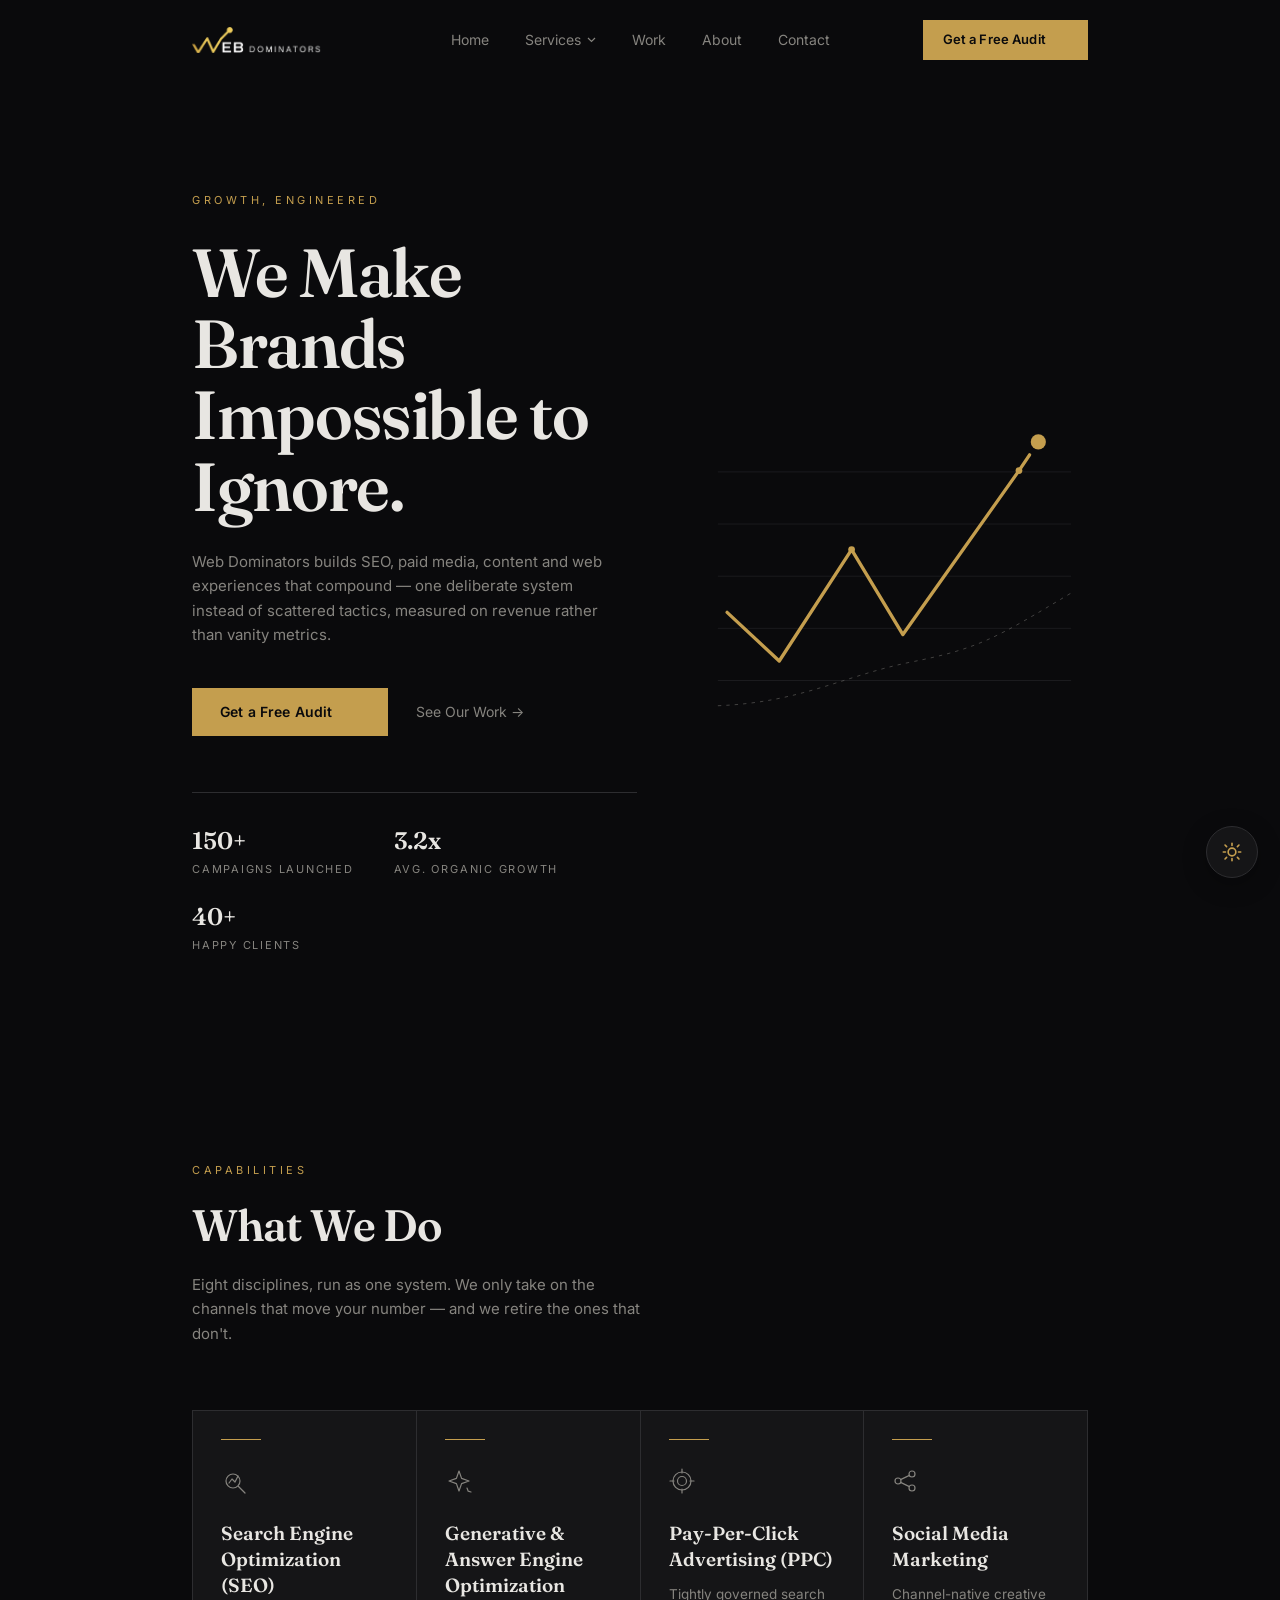
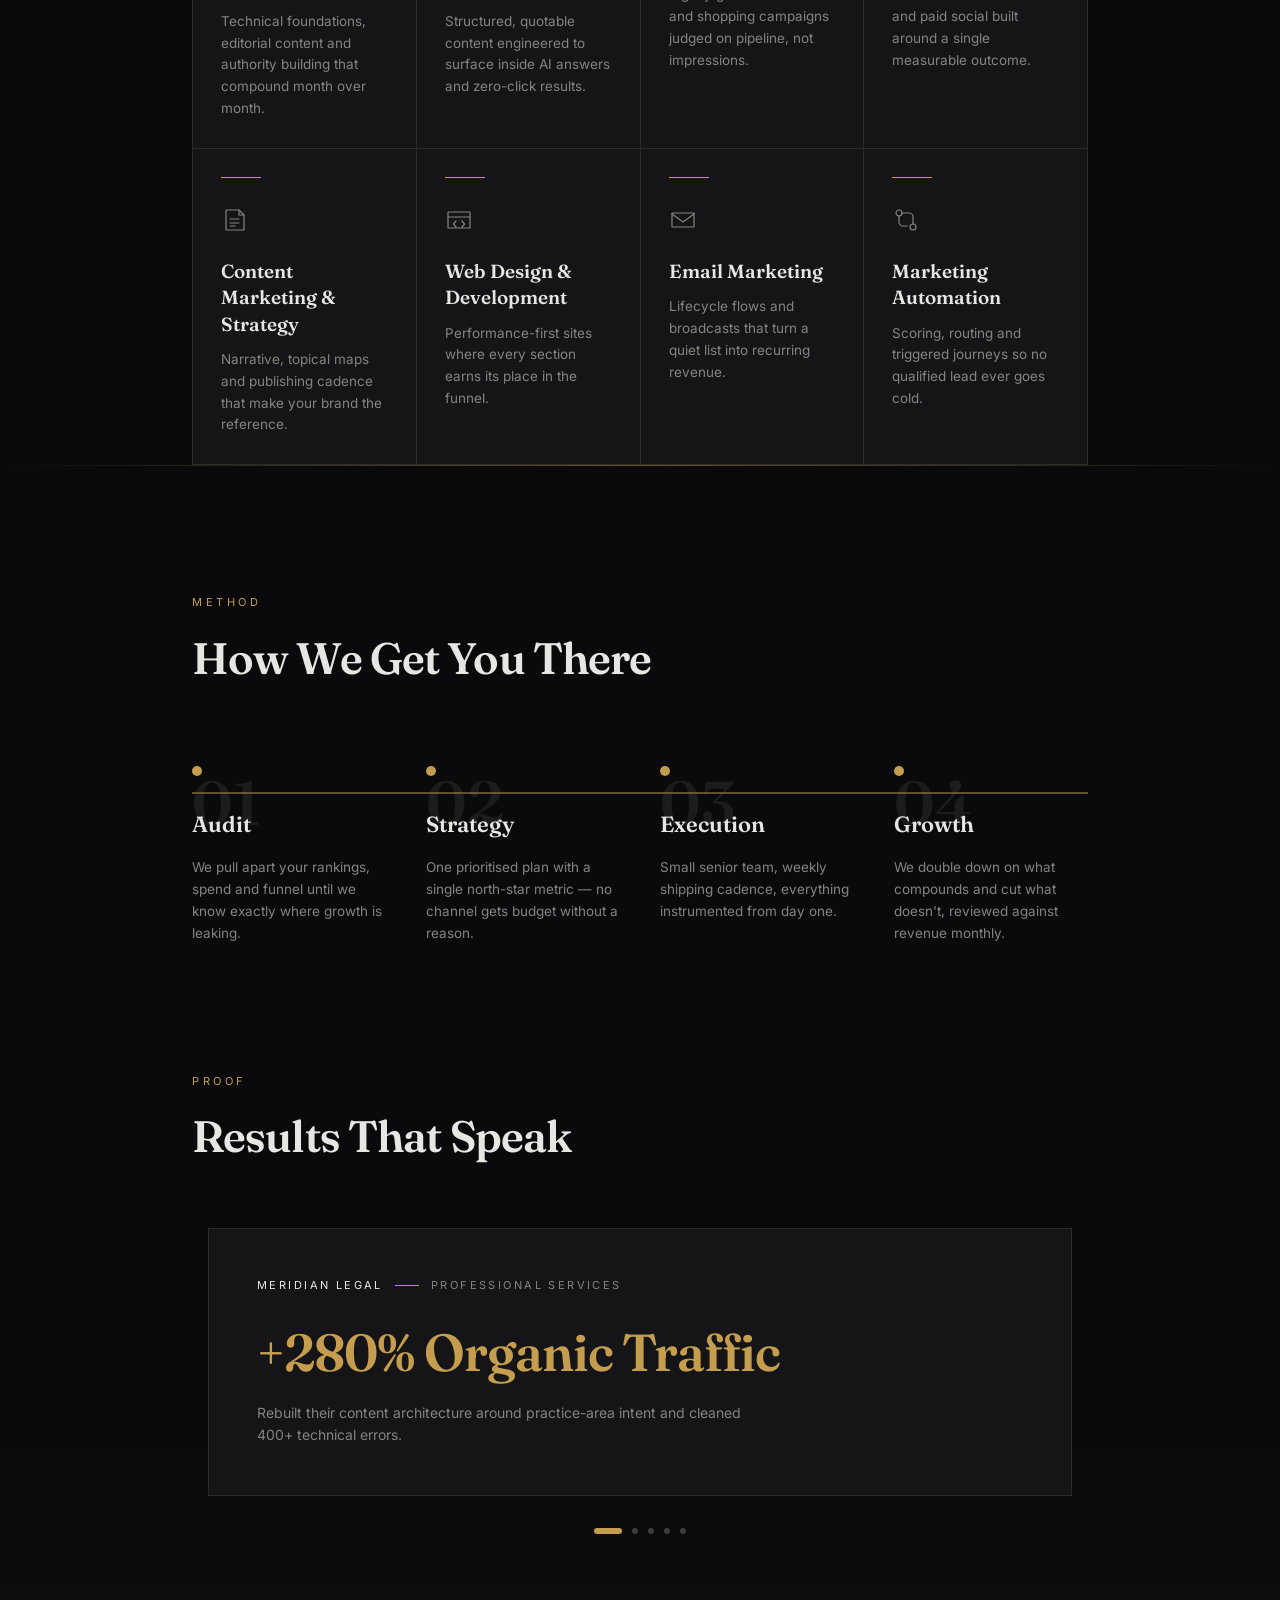
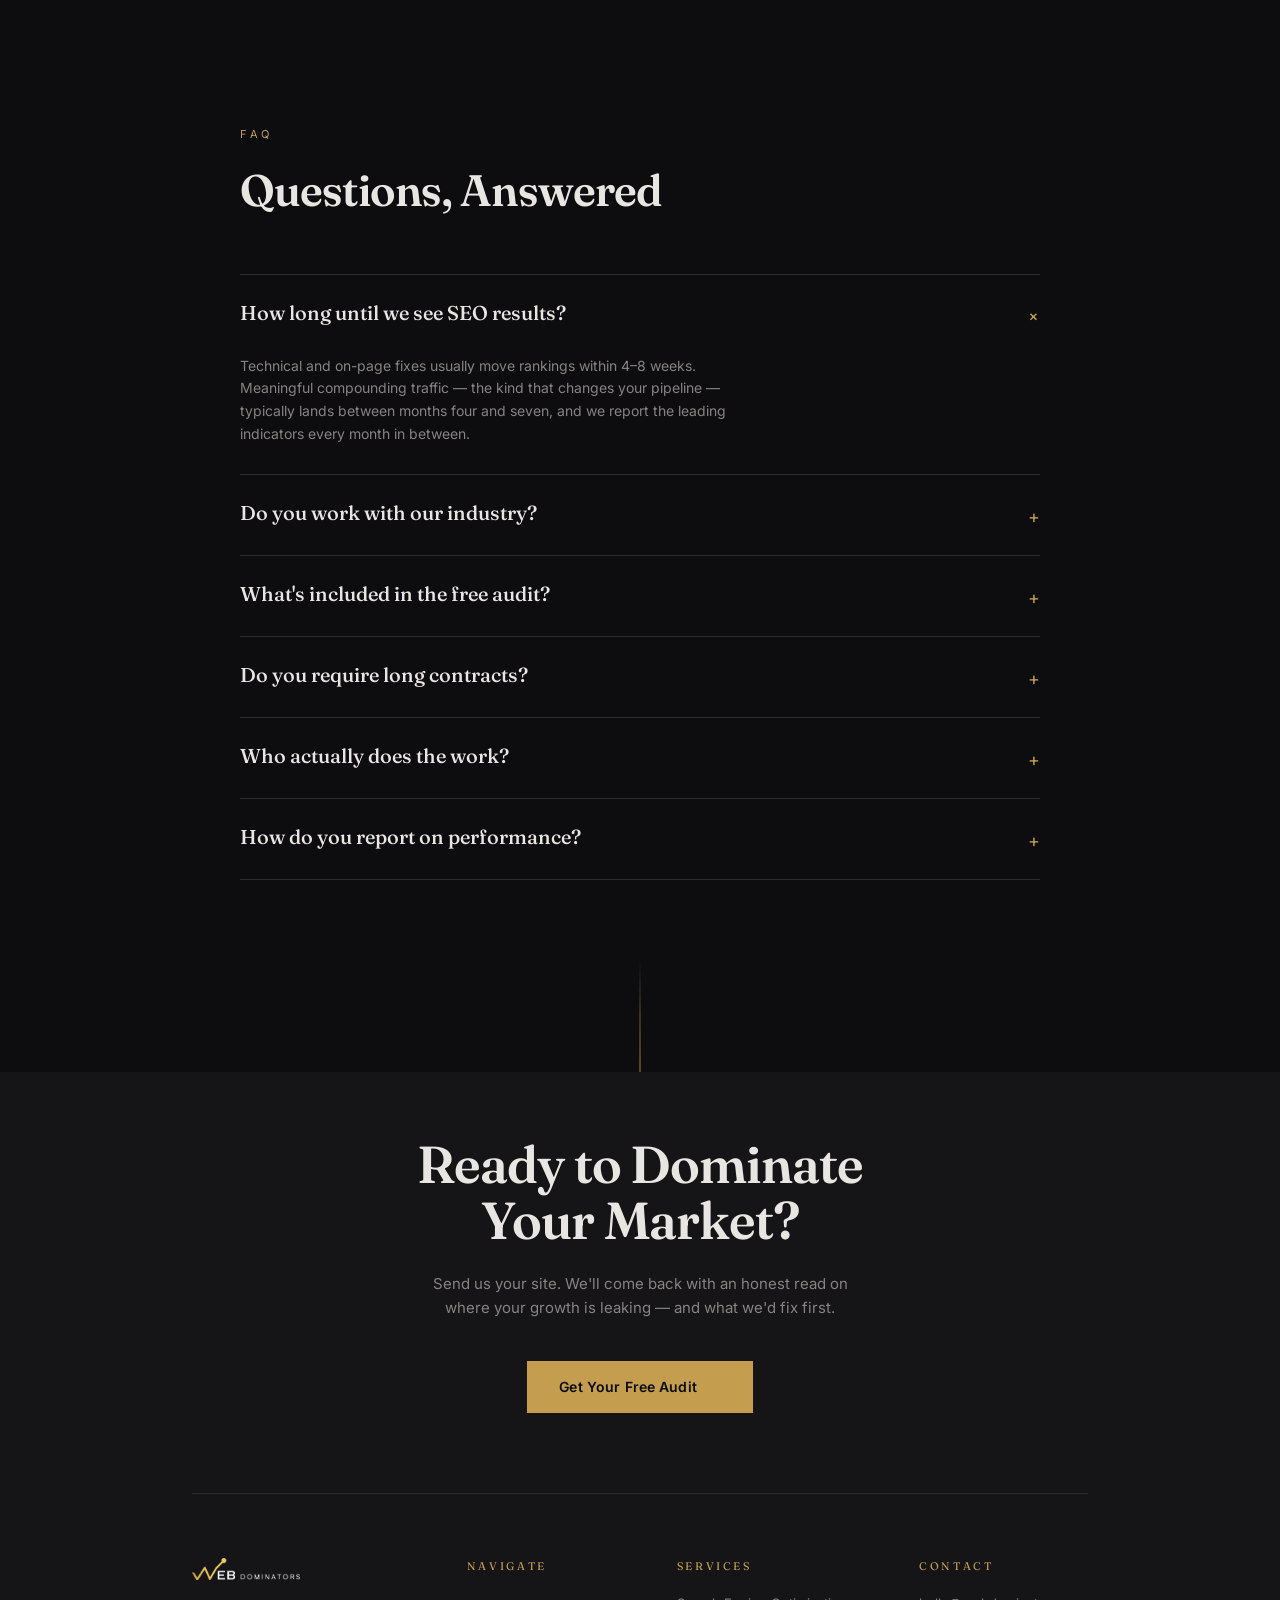
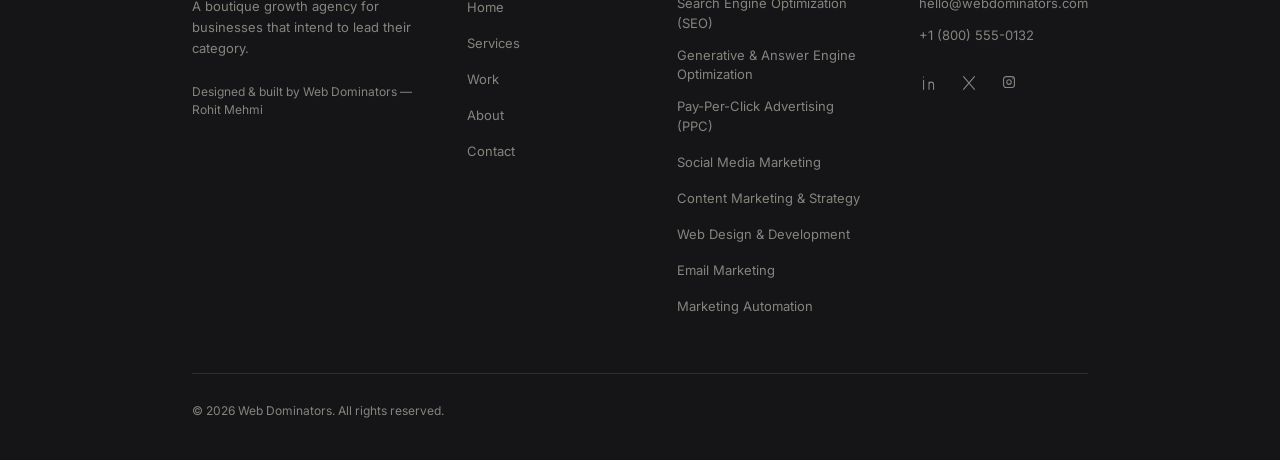
<file: index.html>
<!DOCTYPE html>
<html lang="en">

<head>
  <meta charset="utf-8">
  <meta name="viewport" content="width=device-width, initial-scale=1">
  <script>
    (function() {
      try {
        var t = localStorage.getItem("wd-theme");
        if (t === "light") {
          document.documentElement.setAttribute("data-theme", "light");
        }
      } catch (e) {}
    })();
  </script>
  <link rel="stylesheet" href="styles.css">
  <link rel="stylesheet"
    href="https://fonts.googleapis.com/css2?family=Fraunces:opsz,wght@9..144,500;9..144,600;9..144,700&amp;family=Inter:wght@400;500;600&amp;display=swap">
  <title>Web Dominators — SEO, PPC &amp; Growth Marketing Agency</title>
  <meta name="author" content="Web Dominators">
  <meta property="og:type" content="website">
  <meta name="twitter:card" content="summary_large_image">
  <meta name="description"
    content="Web Dominators is a boutique digital marketing agency building SEO, paid media, content and web systems that compound into measurable revenue growth.">
  <meta property="og:title" content="Web Dominators — SEO, PPC &amp; Growth Marketing Agency">
  <meta property="og:description"
    content="Web Dominators is a boutique digital marketing agency building SEO, paid media, content and web systems that compound into measurable revenue growth.">
  <link rel="preconnect" href="https://fonts.googleapis.com">
  <link rel="preconnect" href="https://fonts.gstatic.com" crossorigin="anonymous">
  <link rel="icon" href="favicon.ico" type="image/x-icon">
</head>

<body>
  <div class="min-h-screen bg-background">
    <header id="site-header"
      class="fixed inset-x-0 top-0 z-50 transition-[background-color,border-color,backdrop-filter] duration-700 ease-expo border-b border-border/70 bg-[rgba(10,10,12,0.8)] backdrop-blur-xl">
      <div class="shell">
        <div
          class="shell-inner grid grid-cols-[minmax(0,1fr)_auto] items-center gap-4 py-4 md:grid-cols-[1fr_auto_1fr] md:py-5">
          <div class="enter min-w-0" style="animation-delay:80ms"><a href="#home"
              class="flex items-center gap-2.5 shrink-0"><img src="logo.png" alt="Web Dominators" width="119"
                height="26" style="height:26px;width:auto;flex-shrink:0;"></a></div>
          <nav class="hidden items-center gap-9 justify-self-center md:flex"><a href="#home"
              class="enter link-underline text-sm text-muted-foreground" style="animation-delay:160ms">Home</a>
            <div id="services-dropdown" class="enter relative" style="animation-delay:240ms"><button
                class="link-underline flex items-center gap-1.5 text-sm text-muted-foreground">Services<svg width="9"
                  height="6" viewBox="0 0 9 6" fill="none" aria-hidden="true">
                  <path d="M1 1l3.5 3.5L8 1" stroke="currentColor" stroke-width="1.2"></path>
                </svg></button>
              <div id="services-panel"
                class="absolute left-1/2 top-full w-[560px] -translate-x-1/2 pt-6 transition-all duration-500 ease-expo pointer-events-none translate-y-2 opacity-0">
                <div
                  class="grid grid-cols-2 gap-x-6 gap-y-1 rounded-md border border-border bg-surface/95 p-5 backdrop-blur-xl">
                  <a href="services/seo.html"
                    class="group rounded-sm px-3 py-2.5 transition-colors duration-500 ease-expo hover:bg-background/60"><span
                      class="block text-[13px] font-medium text-foreground">Search Engine Optimization (SEO)<span
                        class="mt-1 block h-px w-0 bg-accent transition-[width] duration-500 ease-expo group-hover:w-full"></span></span><span
                      class="mt-1 block text-[11.5px] text-muted-foreground">Rank higher, get found first</span></a><a
                    href="services/geo.html"
                    class="group rounded-sm px-3 py-2.5 transition-colors duration-500 ease-expo hover:bg-background/60"><span
                      class="block text-[13px] font-medium text-foreground">Generative &amp; Answer Engine
                      (GEO/AEO)<span
                        class="mt-1 block h-px w-0 bg-accent transition-[width] duration-500 ease-expo group-hover:w-full"></span></span><span
                      class="mt-1 block text-[11.5px] text-muted-foreground">Be the answer AI cites</span></a><a
                    href="services/ppc.html"
                    class="group rounded-sm px-3 py-2.5 transition-colors duration-500 ease-expo hover:bg-background/60"><span
                      class="block text-[13px] font-medium text-foreground">Pay-Per-Click Advertising (PPC)<span
                        class="mt-1 block h-px w-0 bg-accent transition-[width] duration-500 ease-expo group-hover:w-full"></span></span><span
                      class="mt-1 block text-[11.5px] text-muted-foreground">Spend less, convert more</span></a><a
                    href="services/social-media-marketing.html"
                    class="group rounded-sm px-3 py-2.5 transition-colors duration-500 ease-expo hover:bg-background/60"><span
                      class="block text-[13px] font-medium text-foreground">Social Media Marketing<span
                        class="mt-1 block h-px w-0 bg-accent transition-[width] duration-500 ease-expo group-hover:w-full"></span></span><span
                      class="mt-1 block text-[11.5px] text-muted-foreground">Attention that converts</span></a><a
                    href="services/content-marketing.html"
                    class="group rounded-sm px-3 py-2.5 transition-colors duration-500 ease-expo hover:bg-background/60"><span
                      class="block text-[13px] font-medium text-foreground">Content Marketing &amp; Strategy<span
                        class="mt-1 block h-px w-0 bg-accent transition-[width] duration-500 ease-expo group-hover:w-full"></span></span><span
                      class="mt-1 block text-[11.5px] text-muted-foreground">Say something worth ranking</span></a><a
                    href="services/web-design.html"
                    class="group rounded-sm px-3 py-2.5 transition-colors duration-500 ease-expo hover:bg-background/60"><span
                      class="block text-[13px] font-medium text-foreground">Web Design &amp; Development<span
                        class="mt-1 block h-px w-0 bg-accent transition-[width] duration-500 ease-expo group-hover:w-full"></span></span><span
                      class="mt-1 block text-[11.5px] text-muted-foreground">Fast, sharp, built to sell</span></a><a
                    href="services/email-marketing.html"
                    class="group rounded-sm px-3 py-2.5 transition-colors duration-500 ease-expo hover:bg-background/60"><span
                      class="block text-[13px] font-medium text-foreground">Email Marketing<span
                        class="mt-1 block h-px w-0 bg-accent transition-[width] duration-500 ease-expo group-hover:w-full"></span></span><span
                      class="mt-1 block text-[11.5px] text-muted-foreground">Own the channel you rent least</span></a><a
                    href="services/marketing-automation.html"
                    class="group rounded-sm px-3 py-2.5 transition-colors duration-500 ease-expo hover:bg-background/60"><span
                      class="block text-[13px] font-medium text-foreground">Marketing Automation<span
                        class="mt-1 block h-px w-0 bg-accent transition-[width] duration-500 ease-expo group-hover:w-full"></span></span><span
                      class="mt-1 block text-[11.5px] text-muted-foreground">Let the system do the follow-up</span></a>
                </div>
              </div>
            </div><a href="#work" class="enter link-underline text-sm text-muted-foreground"
              style="animation-delay:320ms">Work</a><a href="#process"
              class="enter link-underline text-sm text-muted-foreground" style="animation-delay:400ms">About</a><a
              href="#contact" class="enter link-underline text-sm text-muted-foreground"
              style="animation-delay:480ms">Contact</a>
          </nav>
          <div class="hidden justify-self-end md:block"><a href="#contact"
              class="enter btn-gold btn-audit inline-flex rounded-sm px-5 py-2.5 text-[13px]" style="animation-delay:560ms">Get a
              Free Audit <span class="rank-badge" aria-hidden="true"><span class="rank-hash">#</span><span class="rank-slot"><span class="rank-strip"><span>9</span><span>8</span><span>7</span><span>6</span><span>5</span><span>4</span><span>3</span><span>2</span><span>1</span></span></span></span></a></div><button id="mobile-menu-btn" aria-label="Menu"
            class="justify-self-end md:hidden"><span class="block h-px w-6 bg-foreground"></span><span
              class="mt-1.5 block h-px w-6 bg-foreground"></span></button>
        </div>
      </div>
    </header>
    <div id="mobile-overlay"
      class="fixed inset-0 z-50 bg-background transition-transform duration-700 ease-expo md:hidden -translate-y-full">
      <div class="flex h-full flex-col px-6 py-5">
        <div class="flex items-center justify-between"><a href="#home" class="flex items-center gap-2.5 shrink-0"><img
              src="logo.png" alt="Web Dominators" width="119" height="26"
              style="height:26px;width:auto;flex-shrink:0;"></a><button id="mobile-close-btn" aria-label="Close menu"
            class="p-2"><svg width="18" height="18" viewBox="0 0 18 18" aria-hidden="true">
              <path d="M1 1l16 16M17 1L1 17" stroke="var(--foreground)" stroke-width="1.2"></path>
            </svg></button></div>
        <div class="mt-14 flex flex-col items-center gap-7 overflow-y-auto text-center"><a href="#home"
            class="font-display text-2xl">Home</a>
          <div class="w-full"><button id="mobile-acc-btn"
              class="mx-auto flex items-center gap-2 font-display text-2xl">Services<span id="mobile-acc-icon"
                class="text-accent transition-transform duration-500 ease-expo ">+</span></button>
            <div id="mobile-acc-panel" class="grid transition-[grid-template-rows,opacity] duration-500 ease-expo"
              style="grid-template-rows:0fr;opacity:0">
              <div class="overflow-hidden">
                <div class="flex flex-col gap-3 pt-5"><a href="services/seo.html" class="text-sm text-muted-foreground">Search
                    Engine Optimization (SEO)</a><a href="services/geo.html" class="text-sm text-muted-foreground">Generative
                    &amp; Answer Engine Optimization</a><a href="services/ppc.html"
                    class="text-sm text-muted-foreground">Pay-Per-Click Advertising (PPC)</a><a href="services/social-media-marketing.html"
                    class="text-sm text-muted-foreground">Social Media Marketing</a><a href="services/content-marketing.html"
                    class="text-sm text-muted-foreground">Content Marketing &amp; Strategy</a><a href="services/web-design.html"
                    class="text-sm text-muted-foreground">Web Design &amp; Development</a><a href="services/email-marketing.html"
                    class="text-sm text-muted-foreground">Email Marketing</a><a href="services/marketing-automation.html"
                    class="text-sm text-muted-foreground">Marketing Automation</a></div>
              </div>
            </div>
          </div><a href="#work" class="font-display text-2xl">Work</a><a href="#process"
            class="font-display text-2xl">About</a><a href="#contact" class="font-display text-2xl">Contact</a><a
            href="#contact" class="btn-gold btn-audit mt-4 rounded-sm px-6 py-3 text-sm">Get a Free Audit <span class="rank-badge" aria-hidden="true"><span class="rank-hash">#</span><span class="rank-slot"><span class="rank-strip"><span>9</span><span>8</span><span>7</span><span>6</span><span>5</span><span>4</span><span>3</span><span>2</span><span>1</span></span></span></span></a>
        </div>
      </div>
    </div>
    <main>
      <section id="home" class="relative overflow-hidden pb-24 pt-36 lg:pb-36 lg:pt-48">
        <div class="shell">
          <div class="shell-inner grid items-center gap-16 lg:grid-cols-[minmax(0,1.15fr)_minmax(0,1fr)]">
            <div class="min-w-0">
              <p class="enter text-[11px] uppercase tracking-[0.32em] text-accent" style="animation-delay:120ms">Growth,
                engineered</p>
              <h1
                class="enter mt-7 font-display text-[42px] font-semibold leading-[1.05] tracking-[-0.02em] text-foreground sm:text-[56px] lg:text-[68px]"
                style="animation-delay:220ms">We Make Brands<br>Impossible to Ignore.</h1>
              <p class="enter mt-7 max-w-[46ch] text-[15px] leading-relaxed text-muted-foreground"
                style="animation-delay:340ms">Web Dominators builds SEO, paid media, content and web experiences that
                compound — one deliberate system instead of scattered tactics, measured on revenue rather than vanity
                metrics.</p>
              <div class="enter mt-10 flex flex-wrap items-center gap-7" style="animation-delay:460ms"><a
                  href="#contact" class="btn-gold btn-audit rounded-sm px-7 py-3.5 text-sm">Get a Free Audit <span class="rank-badge" aria-hidden="true"><span class="rank-hash">#</span><span class="rank-slot"><span class="rank-strip"><span>9</span><span>8</span><span>7</span><span>6</span><span>5</span><span>4</span><span>3</span><span>2</span><span>1</span></span></span></span></a><a href="#work"
                  class="link-underline text-sm text-muted-foreground">See Our Work →</a></div>
              <div class="enter mt-14 flex flex-wrap items-end gap-x-10 gap-y-6 border-t border-border pt-8"
                style="animation-delay:580ms">
                <div><span id="stat-0" class="font-display text-2xl font-semibold text-foreground" data-target="150"
                    data-suffix="+" data-decimals="0">0+</span>
                  <p class="mt-1 text-[11px] uppercase tracking-[0.16em] text-muted-foreground">Campaigns Launched</p>
                </div>
                <div><span id="stat-1" class="font-display text-2xl font-semibold text-foreground" data-target="3.2"
                    data-suffix="x" data-decimals="1">0x</span>
                  <p class="mt-1 text-[11px] uppercase tracking-[0.16em] text-muted-foreground">Avg. Organic Growth</p>
                </div>
                <div><span id="stat-2" class="font-display text-2xl font-semibold text-foreground" data-target="40"
                    data-suffix="+" data-decimals="0">0+</span>
                  <p class="mt-1 text-[11px] uppercase tracking-[0.16em] text-muted-foreground">Happy Clients</p>
                </div>
              </div>
            </div>
            <div class="relative hidden lg:block"><svg viewBox="0 0 460 380" class="w-full" role="img"
                aria-label="Growth curve">
                <line x1="20" x2="440" y1="70" y2="70" stroke="var(--border)" stroke-width="0.6"></line>
                <line x1="20" x2="440" y1="132" y2="132" stroke="var(--border)" stroke-width="0.6"></line>
                <line x1="20" x2="440" y1="194" y2="194" stroke="var(--border)" stroke-width="0.6"></line>
                <line x1="20" x2="440" y1="256" y2="256" stroke="var(--border)" stroke-width="0.6"></line>
                <line x1="20" x2="440" y1="318" y2="318" stroke="var(--border)" stroke-width="0.6"></line>
                <path id="hero-draw-path" d="M31 237.0 L93 294.8 L179 162.4 L240 263.4 L378 68.5 L401 34.4" fill="none"
                  stroke="var(--accent)" stroke-width="4" stroke-linecap="round" stroke-linejoin="round"
                  class="draw-line" style="--len: 622px; transition-duration: 2.9s;"></path>
                <path d="M20 348 C 120 344, 170 312, 250 296 S 350 268, 440 214" fill="none" stroke="var(--muted-text)"
                  stroke-width="1" stroke-dasharray="4 6" opacity="0.55"></path>
                <circle cx="179" cy="162.4" r="4" fill="var(--accent)"
                  style="animation:dotPulse 3.2s var(--ease-expo) 0s infinite"></circle>
                <circle cx="378" cy="68.5" r="4" fill="var(--accent)"
                  style="animation:dotPulse 3.9000000000000004s var(--ease-expo) 0.4s infinite"></circle>
                <circle cx="401" cy="34.4" r="9" fill="var(--accent)"
                  style="animation:dotPulse 4.6s var(--ease-expo) 0.8s infinite"></circle>
              </svg></div>
          </div>
        </div>
      </section>
      <section id="services" class="section-y relative">
        <div class="shell">
          <div class="shell-inner">
            <div class="max-w-2xl">
              <p class="text-[11px] uppercase tracking-[0.32em] text-accent">Capabilities</p>
              <h2 class="mt-5 font-display text-[34px] font-semibold leading-tight tracking-[-0.02em] sm:text-[44px]">
                What We Do</h2>
              <p class="mt-5 max-w-[52ch] text-[15px] leading-relaxed text-muted-foreground">Eight disciplines, run as
                one system. We only take on the channels that move your number — and we retire the ones that don't.</p>
            </div>
            <div id="services-reveal"
              class="mt-16 grid gap-px border border-border bg-border sm:grid-cols-2 lg:grid-cols-4">
              <article
                class="rise group relative bg-surface p-7 transition-colors duration-700 ease-expo hover:bg-[#17171b]"
                style="transition-delay:0ms"><span
                  class="block h-px w-10 bg-accent transition-[width] duration-700 ease-expo group-hover:w-20"></span><svg
                  viewBox="0 0 28 28"
                  class="mt-7 h-7 w-7 text-muted-foreground transition-colors duration-700 ease-expo group-hover:text-accent"
                  fill="none" stroke="currentColor" stroke-width="1.2" stroke-linecap="round" stroke-linejoin="round"
                  aria-hidden="true">
                  <g>
                    <circle cx="12" cy="13" r="7"></circle>
                    <path d="M17.5 18.5L24 25"></path>
                    <path d="M8 15l3-4 3 3 3-6"></path>
                  </g>
                </svg>
                <h3 class="mt-6 font-display text-[19px] font-semibold leading-snug text-foreground">Search Engine
                  Optimization (SEO)</h3>
                <p class="mt-3 text-[13.5px] leading-relaxed text-muted-foreground">Technical foundations, editorial
                  content and authority building that compound month over month.</p>
              </article>
              <article
                class="rise group relative bg-surface p-7 transition-colors duration-700 ease-expo hover:bg-[#17171b]"
                style="transition-delay:60ms"><span
                  class="block h-px w-10 bg-accent transition-[width] duration-700 ease-expo group-hover:w-20"></span><svg
                  viewBox="0 0 28 28"
                  class="mt-7 h-7 w-7 text-muted-foreground transition-colors duration-700 ease-expo group-hover:text-accent"
                  fill="none" stroke="currentColor" stroke-width="1.2" stroke-linecap="round" stroke-linejoin="round"
                  aria-hidden="true">
                  <g>
                    <path d="M14 3l2.6 7.4L24 13l-7.4 2.6L14 23l-2.6-7.4L4 13l7.4-2.6z"></path>
                    <path d="M22 20l1.2 3.2L26 24"></path>
                  </g>
                </svg>
                <h3 class="mt-6 font-display text-[19px] font-semibold leading-snug text-foreground">Generative &amp;
                  Answer Engine Optimization</h3>
                <p class="mt-3 text-[13.5px] leading-relaxed text-muted-foreground">Structured, quotable content
                  engineered to surface inside AI answers and zero-click results.</p>
              </article>
              <article
                class="rise group relative bg-surface p-7 transition-colors duration-700 ease-expo hover:bg-[#17171b]"
                style="transition-delay:120ms"><span
                  class="block h-px w-10 bg-accent transition-[width] duration-700 ease-expo group-hover:w-20"></span><svg
                  viewBox="0 0 28 28"
                  class="mt-7 h-7 w-7 text-muted-foreground transition-colors duration-700 ease-expo group-hover:text-accent"
                  fill="none" stroke="currentColor" stroke-width="1.2" stroke-linecap="round" stroke-linejoin="round"
                  aria-hidden="true">
                  <g>
                    <circle cx="13" cy="13" r="9"></circle>
                    <circle cx="13" cy="13" r="4.5"></circle>
                    <path d="M13 1v4M13 21v4M1 13h4M21 13h4"></path>
                  </g>
                </svg>
                <h3 class="mt-6 font-display text-[19px] font-semibold leading-snug text-foreground">Pay-Per-Click
                  Advertising (PPC)</h3>
                <p class="mt-3 text-[13.5px] leading-relaxed text-muted-foreground">Tightly governed search and shopping
                  campaigns judged on pipeline, not impressions.</p>
              </article>
              <article
                class="rise group relative bg-surface p-7 transition-colors duration-700 ease-expo hover:bg-[#17171b]"
                style="transition-delay:180ms"><span
                  class="block h-px w-10 bg-accent transition-[width] duration-700 ease-expo group-hover:w-20"></span><svg
                  viewBox="0 0 28 28"
                  class="mt-7 h-7 w-7 text-muted-foreground transition-colors duration-700 ease-expo group-hover:text-accent"
                  fill="none" stroke="currentColor" stroke-width="1.2" stroke-linecap="round" stroke-linejoin="round"
                  aria-hidden="true">
                  <g>
                    <circle cx="6" cy="13" r="3"></circle>
                    <circle cx="20" cy="6" r="3"></circle>
                    <circle cx="20" cy="20" r="3"></circle>
                    <path d="M8.6 11.6L17.4 7.4M8.6 14.4l8.8 4.2"></path>
                  </g>
                </svg>
                <h3 class="mt-6 font-display text-[19px] font-semibold leading-snug text-foreground">Social Media
                  Marketing</h3>
                <p class="mt-3 text-[13.5px] leading-relaxed text-muted-foreground">Channel-native creative and paid
                  social built around a single measurable outcome.</p>
              </article>
              <article
                class="rise group relative bg-surface p-7 transition-colors duration-700 ease-expo hover:bg-[#17171b]"
                style="transition-delay:240ms"><span
                  class="block h-px w-10 bg-accent transition-[width] duration-700 ease-expo group-hover:w-20"></span><svg
                  viewBox="0 0 28 28"
                  class="mt-7 h-7 w-7 text-muted-foreground transition-colors duration-700 ease-expo group-hover:text-accent"
                  fill="none" stroke="currentColor" stroke-width="1.2" stroke-linecap="round" stroke-linejoin="round"
                  aria-hidden="true">
                  <g>
                    <path d="M5 4h13l5 5v15H5z"></path>
                    <path d="M18 4v5h5"></path>
                    <path d="M9 13h9M9 17h9M9 20h5"></path>
                  </g>
                </svg>
                <h3 class="mt-6 font-display text-[19px] font-semibold leading-snug text-foreground">Content Marketing
                  &amp; Strategy</h3>
                <p class="mt-3 text-[13.5px] leading-relaxed text-muted-foreground">Narrative, topical maps and
                  publishing cadence that make your brand the reference.</p>
              </article>
              <article
                class="rise group relative bg-surface p-7 transition-colors duration-700 ease-expo hover:bg-[#17171b]"
                style="transition-delay:300ms"><span
                  class="block h-px w-10 bg-accent transition-[width] duration-700 ease-expo group-hover:w-20"></span><svg
                  viewBox="0 0 28 28"
                  class="mt-7 h-7 w-7 text-muted-foreground transition-colors duration-700 ease-expo group-hover:text-accent"
                  fill="none" stroke="currentColor" stroke-width="1.2" stroke-linecap="round" stroke-linejoin="round"
                  aria-hidden="true">
                  <g>
                    <path d="M3 6h22v16H3z"></path>
                    <path d="M3 11h22"></path>
                    <path d="M11 15l-2.5 3L11 21M17 15l2.5 3L17 21"></path>
                  </g>
                </svg>
                <h3 class="mt-6 font-display text-[19px] font-semibold leading-snug text-foreground">Web Design &amp;
                  Development</h3>
                <p class="mt-3 text-[13.5px] leading-relaxed text-muted-foreground">Performance-first sites where every
                  section earns its place in the funnel.</p>
              </article>
              <article
                class="rise group relative bg-surface p-7 transition-colors duration-700 ease-expo hover:bg-[#17171b]"
                style="transition-delay:360ms"><span
                  class="block h-px w-10 bg-accent transition-[width] duration-700 ease-expo group-hover:w-20"></span><svg
                  viewBox="0 0 28 28"
                  class="mt-7 h-7 w-7 text-muted-foreground transition-colors duration-700 ease-expo group-hover:text-accent"
                  fill="none" stroke="currentColor" stroke-width="1.2" stroke-linecap="round" stroke-linejoin="round"
                  aria-hidden="true">
                  <g>
                    <path d="M3 7h22v14H3z"></path>
                    <path d="M3 8l11 8 11-8"></path>
                  </g>
                </svg>
                <h3 class="mt-6 font-display text-[19px] font-semibold leading-snug text-foreground">Email Marketing
                </h3>
                <p class="mt-3 text-[13.5px] leading-relaxed text-muted-foreground">Lifecycle flows and broadcasts that
                  turn a quiet list into recurring revenue.</p>
              </article>
              <article
                class="rise group relative bg-surface p-7 transition-colors duration-700 ease-expo hover:bg-[#17171b]"
                style="transition-delay:420ms"><span
                  class="block h-px w-10 bg-accent transition-[width] duration-700 ease-expo group-hover:w-20"></span><svg
                  viewBox="0 0 28 28"
                  class="mt-7 h-7 w-7 text-muted-foreground transition-colors duration-700 ease-expo group-hover:text-accent"
                  fill="none" stroke="currentColor" stroke-width="1.2" stroke-linecap="round" stroke-linejoin="round"
                  aria-hidden="true">
                  <g>
                    <circle cx="7" cy="7" r="3"></circle>
                    <circle cx="21" cy="21" r="3"></circle>
                    <path d="M10 7h7a4 4 0 014 4v7"></path>
                    <path d="M7 10v6a4 4 0 004 4h4"></path>
                  </g>
                </svg>
                <h3 class="mt-6 font-display text-[19px] font-semibold leading-snug text-foreground">Marketing
                  Automation</h3>
                <p class="mt-3 text-[13.5px] leading-relaxed text-muted-foreground">Scoring, routing and triggered
                  journeys so no qualified lead ever goes cold.</p>
              </article>
            </div>
          </div>
        </div>
        <div class="mt-0 h-px w-full bg-gradient-to-r from-transparent via-accent/50 to-transparent"></div>
      </section>
      <section id="process" class="section-y">
        <div class="shell">
          <div class="shell-inner">
            <div class="max-w-2xl">
              <p class="text-[11px] uppercase tracking-[0.32em] text-accent">Method</p>
              <h2 class="mt-5 font-display text-[34px] font-semibold leading-tight tracking-[-0.02em] sm:text-[44px]">
                How We Get You There</h2>
            </div>
            <div id="process-reveal" class="relative mt-20"><svg
                class="absolute left-0 top-[26px] hidden w-full lg:block" height="2" viewBox="0 0 1000 2"
                preserveAspectRatio="none" aria-hidden="true">
                <line id="process-draw-line" x1="0" y1="1" x2="1000" y2="1" stroke="var(--accent)" stroke-width="1"
                  class="draw-line" style="--len: 1000px;"></line>
              </svg><span id="process-mobile-bar" aria-hidden="true"
                class="absolute left-[5px] top-0 w-px origin-top bg-accent/70 transition-transform duration-[2200ms] ease-expo lg:hidden"
                style="height: 100%; transform: scaleY(0);"></span>
              <div class="grid gap-14 lg:grid-cols-4 lg:gap-10">
                <div class="rise relative pl-8 lg:pl-0" style="transition-delay:300ms"><span
                    class="absolute left-0 top-[7px] h-2.5 w-2.5 -translate-x-[3px] rounded-full bg-accent lg:relative lg:left-auto lg:top-auto lg:mb-8 lg:block lg:translate-x-0"></span>
                  <div class="relative"><span
                      class="pointer-events-none absolute -top-9 left-0 font-display text-[62px] font-semibold leading-none text-muted-foreground/15">01</span>
                    <h3 class="relative font-display text-[22px] font-semibold text-foreground">Audit</h3>
                  </div>
                  <p class="mt-4 max-w-[34ch] text-[13.5px] leading-relaxed text-muted-foreground">We pull apart your
                    rankings, spend and funnel until we know exactly where growth is leaking.</p>
                </div>
                <div class="rise relative pl-8 lg:pl-0" style="transition-delay:620ms"><span
                    class="absolute left-0 top-[7px] h-2.5 w-2.5 -translate-x-[3px] rounded-full bg-accent lg:relative lg:left-auto lg:top-auto lg:mb-8 lg:block lg:translate-x-0"></span>
                  <div class="relative"><span
                      class="pointer-events-none absolute -top-9 left-0 font-display text-[62px] font-semibold leading-none text-muted-foreground/15">02</span>
                    <h3 class="relative font-display text-[22px] font-semibold text-foreground">Strategy</h3>
                  </div>
                  <p class="mt-4 max-w-[34ch] text-[13.5px] leading-relaxed text-muted-foreground">One prioritised plan
                    with a single north-star metric — no channel gets budget without a reason.</p>
                </div>
                <div class="rise relative pl-8 lg:pl-0" style="transition-delay:940ms"><span
                    class="absolute left-0 top-[7px] h-2.5 w-2.5 -translate-x-[3px] rounded-full bg-accent lg:relative lg:left-auto lg:top-auto lg:mb-8 lg:block lg:translate-x-0"></span>
                  <div class="relative"><span
                      class="pointer-events-none absolute -top-9 left-0 font-display text-[62px] font-semibold leading-none text-muted-foreground/15">03</span>
                    <h3 class="relative font-display text-[22px] font-semibold text-foreground">Execution</h3>
                  </div>
                  <p class="mt-4 max-w-[34ch] text-[13.5px] leading-relaxed text-muted-foreground">Small senior team,
                    weekly shipping cadence, everything instrumented from day one.</p>
                </div>
                <div class="rise relative pl-8 lg:pl-0" style="transition-delay:1260ms"><span
                    class="absolute left-0 top-[7px] h-2.5 w-2.5 -translate-x-[3px] rounded-full bg-accent lg:relative lg:left-auto lg:top-auto lg:mb-8 lg:block lg:translate-x-0"></span>
                  <div class="relative"><span
                      class="pointer-events-none absolute -top-9 left-0 font-display text-[62px] font-semibold leading-none text-muted-foreground/15">04</span>
                    <h3 class="relative font-display text-[22px] font-semibold text-foreground">Growth</h3>
                  </div>
                  <p class="mt-4 max-w-[34ch] text-[13.5px] leading-relaxed text-muted-foreground">We double down on
                    what compounds and cut what doesn't, reviewed against revenue monthly.</p>
                </div>
              </div>
            </div>
          </div>
        </div>
      </section>
      <section id="work" class="section-y relative">
        <div
          class="pointer-events-none absolute inset-x-0 bottom-0 h-40 bg-gradient-to-b from-transparent to-[#0d0d10]">
        </div>
        <div class="shell relative">
          <div class="shell-inner">
            <div class="max-w-2xl">
              <p class="text-[11px] uppercase tracking-[0.32em] text-accent">Proof</p>
              <h2 class="mt-5 font-display text-[34px] font-semibold leading-tight tracking-[-0.02em] sm:text-[44px]">
                Results That Speak</h2>
            </div>
            <div id="results-reveal" class="rise group relative mt-16">
              <div class="overflow-hidden">
                <div id="results-track" class="flex transition-transform duration-[900ms] ease-expo"
                  style="transform:translateX(calc(0% + 0px))">
                  <article
                    class="results-slide w-full shrink-0 px-0 transition-opacity duration-[900ms] ease-expo sm:px-4 opacity-100"
                    data-idx="0">
                    <div class="border border-border bg-surface p-8 sm:p-12">
                      <div
                        class="flex flex-wrap items-center gap-3 text-[11px] uppercase tracking-[0.22em] text-muted-foreground">
                        <span class="text-foreground">Meridian Legal</span><span
                          class="h-px w-6 bg-accent"></span><span>Professional Services</span></div>
                      <p
                        class="mt-8 font-display text-[36px] font-semibold leading-none tracking-[-0.02em] text-accent sm:text-[52px]">
                        +280% Organic Traffic</p>
                      <p class="mt-6 max-w-[54ch] text-[14px] leading-relaxed text-muted-foreground">Rebuilt their
                        content architecture around practice-area intent and cleaned 400+ technical errors.</p>
                    </div>
                  </article>
                  <article
                    class="results-slide w-full shrink-0 px-0 transition-opacity duration-[900ms] ease-expo sm:px-4 opacity-30"
                    data-idx="1">
                    <div class="border border-border bg-surface p-8 sm:p-12">
                      <div
                        class="flex flex-wrap items-center gap-3 text-[11px] uppercase tracking-[0.22em] text-muted-foreground">
                        <span class="text-foreground">Northbay Interiors</span><span
                          class="h-px w-6 bg-accent"></span><span>Retail &amp; E-commerce</span></div>
                      <p
                        class="mt-8 font-display text-[36px] font-semibold leading-none tracking-[-0.02em] text-accent sm:text-[52px]">
                        4.6x Return on Ad Spend</p>
                      <p class="mt-6 max-w-[54ch] text-[14px] leading-relaxed text-muted-foreground">Consolidated nine
                        bloated campaigns into three, then rewrote the entire shopping feed.</p>
                    </div>
                  </article>
                  <article
                    class="results-slide w-full shrink-0 px-0 transition-opacity duration-[900ms] ease-expo sm:px-4 opacity-30"
                    data-idx="2">
                    <div class="border border-border bg-surface p-8 sm:p-12">
                      <div
                        class="flex flex-wrap items-center gap-3 text-[11px] uppercase tracking-[0.22em] text-muted-foreground">
                        <span class="text-foreground">Vantage Health</span><span
                          class="h-px w-6 bg-accent"></span><span>Healthcare</span></div>
                      <p
                        class="mt-8 font-display text-[36px] font-semibold leading-none tracking-[-0.02em] text-accent sm:text-[52px]">
                        -52% Cost Per Lead</p>
                      <p class="mt-6 max-w-[54ch] text-[14px] leading-relaxed text-muted-foreground">Landing page
                        overhaul plus intent-tiered bidding cut wasted spend within two cycles.</p>
                    </div>
                  </article>
                  <article
                    class="results-slide w-full shrink-0 px-0 transition-opacity duration-[900ms] ease-expo sm:px-4 opacity-30"
                    data-idx="3">
                    <div class="border border-border bg-surface p-8 sm:p-12">
                      <div
                        class="flex flex-wrap items-center gap-3 text-[11px] uppercase tracking-[0.22em] text-muted-foreground">
                        <span class="text-foreground">Kilnworks</span><span
                          class="h-px w-6 bg-accent"></span><span>Manufacturing</span></div>
                      <p
                        class="mt-8 font-display text-[36px] font-semibold leading-none tracking-[-0.02em] text-accent sm:text-[52px]">
                        +340 Qualified Leads</p>
                      <p class="mt-6 max-w-[54ch] text-[14px] leading-relaxed text-muted-foreground">Answer-engine
                        optimised spec content now cited across AI search for their category.</p>
                    </div>
                  </article>
                  <article
                    class="results-slide w-full shrink-0 px-0 transition-opacity duration-[900ms] ease-expo sm:px-4 opacity-30"
                    data-idx="4">
                    <div class="border border-border bg-surface p-8 sm:p-12">
                      <div
                        class="flex flex-wrap items-center gap-3 text-[11px] uppercase tracking-[0.22em] text-muted-foreground">
                        <span class="text-foreground">Ardent Studio</span><span
                          class="h-px w-6 bg-accent"></span><span>Creative Agency</span></div>
                      <p
                        class="mt-8 font-display text-[36px] font-semibold leading-none tracking-[-0.02em] text-accent sm:text-[52px]">
                        2.9x Pipeline Value</p>
                      <p class="mt-6 max-w-[54ch] text-[14px] leading-relaxed text-muted-foreground">Lifecycle email and
                        automation turned a dormant 12k list into their best channel.</p>
                    </div>
                  </article>
                </div>
              </div><button id="results-prev" aria-label="Previous result"
                class="absolute left-0 top-1/2 hidden -translate-y-1/2 border border-border bg-background/80 px-3 py-4 text-muted-foreground opacity-0 transition-all duration-500 ease-expo hover:text-accent group-hover:opacity-100 sm:block">←</button><button
                id="results-next" aria-label="Next result"
                class="absolute right-0 top-1/2 hidden -translate-y-1/2 border border-border bg-background/80 px-3 py-4 text-muted-foreground opacity-0 transition-all duration-500 ease-expo hover:text-accent group-hover:opacity-100 sm:block">→</button>
              <div id="results-dots" class="mt-8 flex justify-center gap-2.5"><button aria-label="Show Meridian Legal"
                  data-idx="0"
                  class="results-dot h-1.5 rounded-full transition-all duration-700 ease-expo w-7 bg-accent"></button><button
                  aria-label="Show Northbay Interiors" data-idx="1"
                  class="results-dot h-1.5 rounded-full transition-all duration-700 ease-expo w-1.5 bg-muted-foreground/40 hover:bg-accent/60"></button><button
                  aria-label="Show Vantage Health" data-idx="2"
                  class="results-dot h-1.5 rounded-full transition-all duration-700 ease-expo w-1.5 bg-muted-foreground/40 hover:bg-accent/60"></button><button
                  aria-label="Show Kilnworks" data-idx="3"
                  class="results-dot h-1.5 rounded-full transition-all duration-700 ease-expo w-1.5 bg-muted-foreground/40 hover:bg-accent/60"></button><button
                  aria-label="Show Ardent Studio" data-idx="4"
                  class="results-dot h-1.5 rounded-full transition-all duration-700 ease-expo w-1.5 bg-muted-foreground/40 hover:bg-accent/60"></button>
              </div>
            </div>
          </div>
        </div>
      </section>
      <section class="relative bg-[#0d0d10] pb-40 pt-24 lg:pb-48 lg:pt-32">
        <div class="shell">
          <div class="shell-inner">
            <div class="mx-auto max-w-[800px]">
              <p class="text-[11px] uppercase tracking-[0.32em] text-accent">FAQ</p>
              <h2 class="mt-5 font-display text-[34px] font-semibold leading-tight tracking-[-0.02em] sm:text-[44px]">
                Questions, Answered</h2>
              <div id="faq-reveal" class="mt-14 border-t border-border">
                <div class="faq-item rise border-b border-border" data-idx="0" style="transition-delay:0ms"><button
                    data-idx="0"
                    class="faq-btn group flex w-full items-start justify-between gap-6 py-6 text-left"><span
                      class="font-display text-[18px] font-medium leading-snug text-foreground transition-colors duration-500 ease-expo group-hover:text-accent sm:text-[20px]">How
                      long until we see SEO results?</span><span
                      class="faq-icon mt-1 shrink-0 text-lg text-accent transition-transform duration-500 ease-expo rotate-[135deg]"
                      data-idx="0">+</span></button>
                  <div class="faq-panel grid transition-[grid-template-rows,opacity] duration-[350ms] ease-expo"
                    data-idx="0" style="grid-template-rows:1fr;opacity:1">
                    <div class="overflow-hidden">
                      <p class="max-w-[62ch] pb-7 pr-10 text-[14px] leading-relaxed text-muted-foreground">Technical and
                        on-page fixes usually move rankings within 4–8 weeks. Meaningful compounding traffic — the kind
                        that changes your pipeline — typically lands between months four and seven, and we report the
                        leading indicators every month in between.</p>
                    </div>
                  </div>
                </div>
                <div class="faq-item rise border-b border-border" data-idx="1" style="transition-delay:70ms"><button
                    data-idx="1"
                    class="faq-btn group flex w-full items-start justify-between gap-6 py-6 text-left"><span
                      class="font-display text-[18px] font-medium leading-snug text-foreground transition-colors duration-500 ease-expo group-hover:text-accent sm:text-[20px]">Do
                      you work with our industry?</span><span
                      class="faq-icon mt-1 shrink-0 text-lg text-accent transition-transform duration-500 ease-expo"
                      data-idx="1">+</span></button>
                  <div class="faq-panel grid transition-[grid-template-rows,opacity] duration-[350ms] ease-expo"
                    data-idx="1" style="grid-template-rows:0fr;opacity:0">
                    <div class="overflow-hidden">
                      <p class="max-w-[62ch] pb-7 pr-10 text-[14px] leading-relaxed text-muted-foreground">We work
                        across professional services, healthcare, manufacturing, e-commerce and B2B software. If we
                        haven't run your category before we'll say so in the audit and tell you whether a specialist
                        would serve you better.</p>
                    </div>
                  </div>
                </div>
                <div class="faq-item rise border-b border-border" data-idx="2" style="transition-delay:140ms"><button
                    data-idx="2"
                    class="faq-btn group flex w-full items-start justify-between gap-6 py-6 text-left"><span
                      class="font-display text-[18px] font-medium leading-snug text-foreground transition-colors duration-500 ease-expo group-hover:text-accent sm:text-[20px]">What's
                      included in the free audit?</span><span
                      class="faq-icon mt-1 shrink-0 text-lg text-accent transition-transform duration-500 ease-expo"
                      data-idx="2">+</span></button>
                  <div class="faq-panel grid transition-[grid-template-rows,opacity] duration-[350ms] ease-expo"
                    data-idx="2" style="grid-template-rows:0fr;opacity:0">
                    <div class="overflow-hidden">
                      <p class="max-w-[62ch] pb-7 pr-10 text-[14px] leading-relaxed text-muted-foreground">A technical
                        crawl, keyword and answer-engine visibility gap analysis, paid account review, competitor
                        benchmark and a prioritised 90-day plan. You keep the document whether or not you work with us.
                      </p>
                    </div>
                  </div>
                </div>
                <div class="faq-item rise border-b border-border" data-idx="3" style="transition-delay:210ms"><button
                    data-idx="3"
                    class="faq-btn group flex w-full items-start justify-between gap-6 py-6 text-left"><span
                      class="font-display text-[18px] font-medium leading-snug text-foreground transition-colors duration-500 ease-expo group-hover:text-accent sm:text-[20px]">Do
                      you require long contracts?</span><span
                      class="faq-icon mt-1 shrink-0 text-lg text-accent transition-transform duration-500 ease-expo"
                      data-idx="3">+</span></button>
                  <div class="faq-panel grid transition-[grid-template-rows,opacity] duration-[350ms] ease-expo"
                    data-idx="3" style="grid-template-rows:0fr;opacity:0">
                    <div class="overflow-hidden">
                      <p class="max-w-[62ch] pb-7 pr-10 text-[14px] leading-relaxed text-muted-foreground">No. We work
                        on a rolling three-month minimum so the strategy has time to prove itself, then month to month.
                        Retainers can be paused or ended with 30 days' notice.</p>
                    </div>
                  </div>
                </div>
                <div class="faq-item rise border-b border-border" data-idx="4" style="transition-delay:280ms"><button
                    data-idx="4"
                    class="faq-btn group flex w-full items-start justify-between gap-6 py-6 text-left"><span
                      class="font-display text-[18px] font-medium leading-snug text-foreground transition-colors duration-500 ease-expo group-hover:text-accent sm:text-[20px]">Who
                      actually does the work?</span><span
                      class="faq-icon mt-1 shrink-0 text-lg text-accent transition-transform duration-500 ease-expo"
                      data-idx="4">+</span></button>
                  <div class="faq-panel grid transition-[grid-template-rows,opacity] duration-[350ms] ease-expo"
                    data-idx="4" style="grid-template-rows:0fr;opacity:0">
                    <div class="overflow-hidden">
                      <p class="max-w-[62ch] pb-7 pr-10 text-[14px] leading-relaxed text-muted-foreground">The senior
                        practitioners you meet in the first call. We stay deliberately small and cap our client list, so
                        nothing is passed down to a junior team you've never spoken to.</p>
                    </div>
                  </div>
                </div>
                <div class="faq-item rise border-b border-border" data-idx="5" style="transition-delay:350ms"><button
                    data-idx="5"
                    class="faq-btn group flex w-full items-start justify-between gap-6 py-6 text-left"><span
                      class="font-display text-[18px] font-medium leading-snug text-foreground transition-colors duration-500 ease-expo group-hover:text-accent sm:text-[20px]">How
                      do you report on performance?</span><span
                      class="faq-icon mt-1 shrink-0 text-lg text-accent transition-transform duration-500 ease-expo"
                      data-idx="5">+</span></button>
                  <div class="faq-panel grid transition-[grid-template-rows,opacity] duration-[350ms] ease-expo"
                    data-idx="5" style="grid-template-rows:0fr;opacity:0">
                    <div class="overflow-hidden">
                      <p class="max-w-[62ch] pb-7 pr-10 text-[14px] leading-relaxed text-muted-foreground">A live
                        dashboard tied to revenue and qualified leads, plus a monthly written read-out explaining what
                        changed, what we're cutting and what we're doubling down on.</p>
                    </div>
                  </div>
                </div>
              </div>
            </div>
          </div>
        </div><span aria-hidden="true"
          class="pointer-events-none absolute bottom-0 left-1/2 h-28 w-px -translate-x-1/2 bg-gradient-to-b from-transparent via-accent/50 to-accent/80"></span>
      </section>
      <section id="contact" class="section-y transition-colors duration-1000 ease-expo"
        style="background-color: var(--background);">
        <div class="shell">
          <div id="finalcta-inner" class="shell-inner rise text-center">
            <h2
              class="mx-auto max-w-[16ch] font-display text-[36px] font-semibold leading-[1.08] tracking-[-0.02em] sm:text-[52px]">
              Ready to Dominate Your Market?</h2>
            <p class="mx-auto mt-6 max-w-[48ch] text-[15px] leading-relaxed text-muted-foreground">Send us your site.
              We'll come back with an honest read on where your growth is leaking — and what we'd fix first.</p>
            <div class="mt-10"><a href="mailto:hello@webdominators.com"
                class="btn-gold btn-audit glow-pulse inline-flex rounded-sm px-8 py-4 text-sm">Get Your Free Audit <span class="rank-badge" aria-hidden="true"><span class="rank-hash">#</span><span class="rank-slot"><span class="rank-strip"><span>9</span><span>8</span><span>7</span><span>6</span><span>5</span><span>4</span><span>3</span><span>2</span><span>1</span></span></span></span></a></div>
          </div>
        </div>
      </section>
    </main>
    <footer class="bg-surface pb-10 pt-4">
      <div class="shell">
        <div class="shell-inner">
          <div class="grid gap-12 border-t border-border pt-16 md:grid-cols-2 lg:grid-cols-[1.4fr_1fr_1.2fr_1fr]">
            <div>
              <div class="flex items-center gap-2.5"><img src="logo.png" alt="Web Dominators" width="101" height="22"
                  style="height:22px;width:auto;flex-shrink:0;"></div>
              <p class="mt-4 max-w-[34ch] text-[13px] leading-relaxed text-muted-foreground">A boutique growth agency
                for businesses that intend to lead their category.</p>
              <p class="mt-6 text-[12px] text-muted-foreground">Designed &amp; built by Web Dominators — Rohit Mehmi</p>
            </div>
            <div>
              <h3 class="text-[11px] uppercase tracking-[0.24em] text-accent">Navigate</h3>
              <ul class="mt-5 space-y-3">
                <li><a href="#home" class="link-underline text-[13px] text-muted-foreground">Home</a></li>
                <li><a href="#services" class="link-underline text-[13px] text-muted-foreground">Services</a></li>
                <li><a href="#work" class="link-underline text-[13px] text-muted-foreground">Work</a></li>
                <li><a href="#process" class="link-underline text-[13px] text-muted-foreground">About</a></li>
                <li><a href="#contact" class="link-underline text-[13px] text-muted-foreground">Contact</a></li>
              </ul>
            </div>
            <div>
              <h3 class="text-[11px] uppercase tracking-[0.24em] text-accent">Services</h3>
              <ul class="mt-5 space-y-3">
                <li><a href="services/seo.html" class="link-underline text-[13px] text-muted-foreground">Search Engine
                    Optimization (SEO)</a></li>
                <li><a href="services/geo.html" class="link-underline text-[13px] text-muted-foreground">Generative &amp; Answer
                    Engine Optimization</a></li>
                <li><a href="services/ppc.html" class="link-underline text-[13px] text-muted-foreground">Pay-Per-Click
                    Advertising (PPC)</a></li>
                <li><a href="services/social-media-marketing.html" class="link-underline text-[13px] text-muted-foreground">Social Media
                    Marketing</a></li>
                <li><a href="services/content-marketing.html" class="link-underline text-[13px] text-muted-foreground">Content Marketing &amp;
                    Strategy</a></li>
                <li><a href="services/web-design.html" class="link-underline text-[13px] text-muted-foreground">Web Design &amp;
                    Development</a></li>
                <li><a href="services/email-marketing.html" class="link-underline text-[13px] text-muted-foreground">Email Marketing</a>
                </li>
                <li><a href="services/marketing-automation.html" class="link-underline text-[13px] text-muted-foreground">Marketing
                    Automation</a></li>
              </ul>
            </div>
            <div>
              <h3 class="text-[11px] uppercase tracking-[0.24em] text-accent">Contact</h3>
              <ul class="mt-5 space-y-3 text-[13px] text-muted-foreground">
                <li><a href="mailto:hello@webdominators.com" class="link-underline">hello@webdominators.com</a></li>
                <li><a href="tel:+18005550132" class="link-underline">+1 (800) 555-0132</a></li>
              </ul>
              <div class="mt-7 flex gap-5"><a href="#contact" aria-label="LinkedIn"
                  class="text-muted-foreground transition-colors duration-500 ease-expo hover:text-accent"><svg
                    width="20" height="20" viewBox="0 0 20 22" fill="none" stroke="currentColor" stroke-width="1.2"
                    stroke-linecap="round" stroke-linejoin="round">
                    <path d="M4 8v10M4 4.5v.01M10 18v-5.5a2.5 2.5 0 015 0V18M10 18v-8"></path>
                  </svg></a><a href="#contact" aria-label="X"
                  class="text-muted-foreground transition-colors duration-500 ease-expo hover:text-accent"><svg
                    width="20" height="20" viewBox="0 0 20 22" fill="none" stroke="currentColor" stroke-width="1.2"
                    stroke-linecap="round" stroke-linejoin="round">
                    <path d="M4 4l12 14M16 4L4 18"></path>
                  </svg></a><a href="#contact" aria-label="Instagram"
                  class="text-muted-foreground transition-colors duration-500 ease-expo hover:text-accent"><svg
                    width="20" height="20" viewBox="0 0 20 22" fill="none" stroke="currentColor" stroke-width="1.2"
                    stroke-linecap="round" stroke-linejoin="round">
                    <path
                      d="M4 7a3 3 0 013-3h6a3 3 0 013 3v6a3 3 0 01-3 3H7a3 3 0 01-3-3zM10 7.5a2.5 2.5 0 100 5 2.5 2.5 0 000-5M14 6.4v.01">
                    </path>
                  </svg></a></div>
            </div>
          </div>
          <div class="mt-14 border-t border-border pt-7">
            <p class="text-[12px] text-muted-foreground">© 2026 Web Dominators. All rights reserved.</p>
          </div>
        </div>
      </div>
    </footer>
  </div><button id="theme-toggle" class="theme-toggle" aria-label="Toggle light and dark mode" type="button"><svg
      class="theme-toggle-icon theme-toggle-sun" viewBox="0 0 24 24" fill="none" stroke="currentColor"
      stroke-width="1.8" stroke-linecap="round" stroke-linejoin="round" aria-hidden="true">
      <circle cx="12" cy="12" r="4.2"></circle>
      <path
        d="M12 2.5v2.4M12 19.1v2.4M4.4 4.4l1.7 1.7M17.9 17.9l1.7 1.7M2.5 12h2.4M19.1 12h2.4M4.4 19.6l1.7-1.7M17.9 6.1l1.7-1.7">
      </path>
    </svg><svg class="theme-toggle-icon theme-toggle-moon" viewBox="0 0 24 24" fill="none" stroke="currentColor"
      stroke-width="1.8" stroke-linecap="round" stroke-linejoin="round" aria-hidden="true">
      <path d="M20 14.5A8.5 8.5 0 1 1 9.5 4a6.8 6.8 0 0 0 10.5 10.5z"></path>
    </svg></button>
  <script src="script.js"></script>
  <script src="sw-register.js" defer></script>
</body>

</html>
</file>
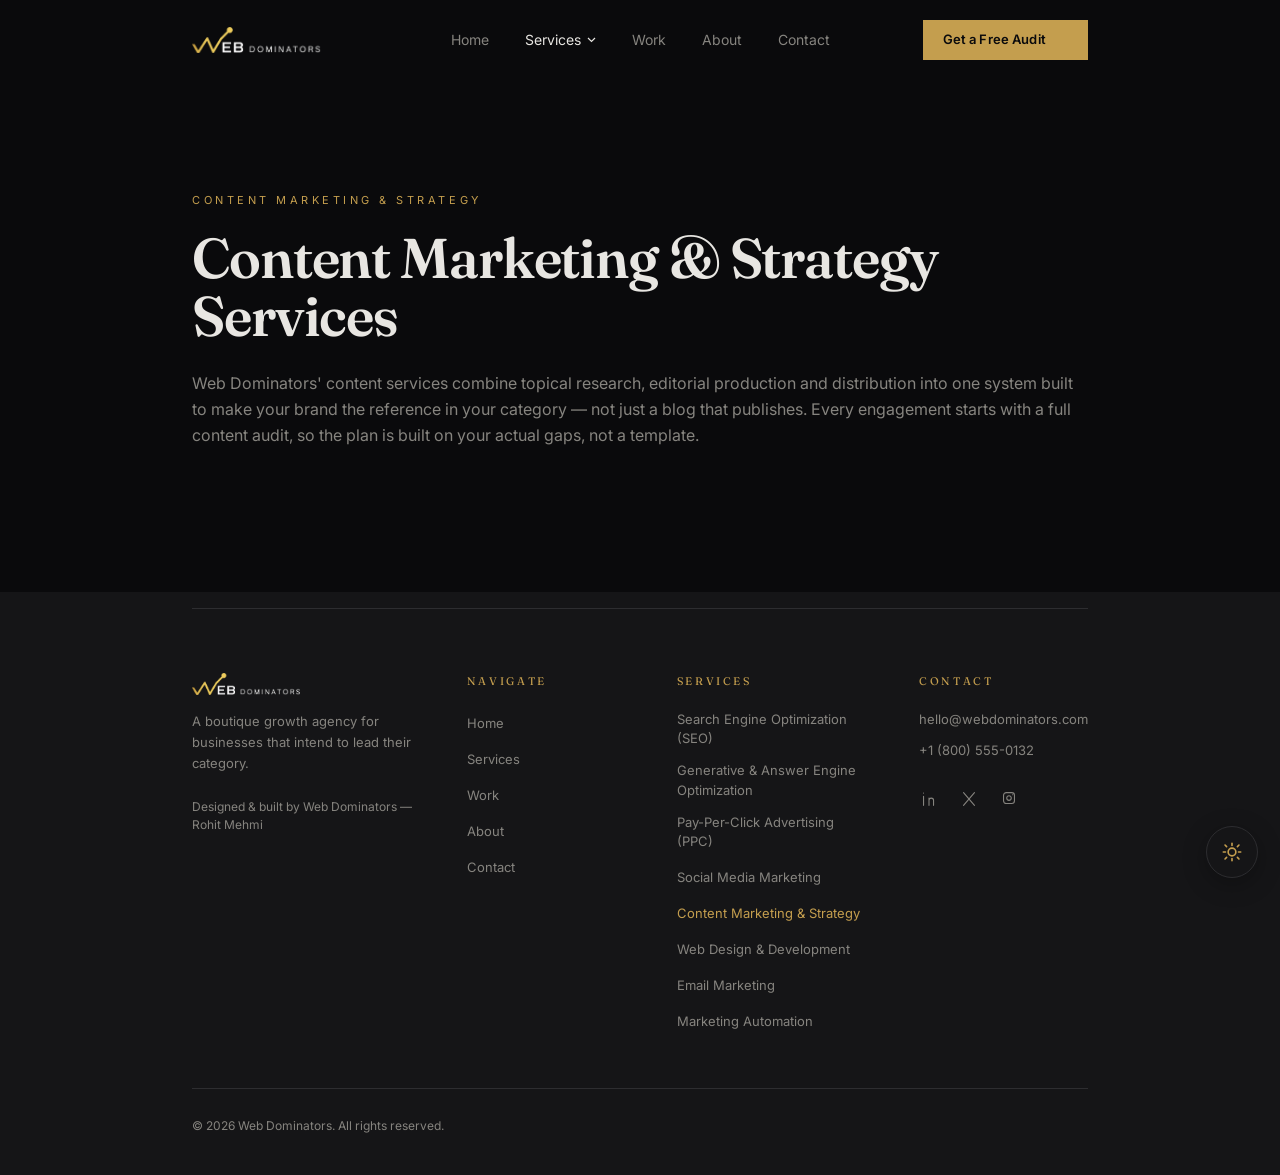
<file: content-marketing.html>
<!DOCTYPE html>
<html lang="en">

<head>
  <meta charset="utf-8">
  <meta name="viewport" content="width=device-width, initial-scale=1">
  <script>
    (function() {
      try {
        var t = localStorage.getItem("wd-theme");
        if (t === "light") {
          document.documentElement.setAttribute("data-theme", "light");
        }
      } catch (e) {}
    })();
  </script>
  <link rel="stylesheet" href="../styles.css">
  <link rel="stylesheet"
    href="https://fonts.googleapis.com/css2?family=Fraunces:opsz,wght@9..144,500;9..144,600;9..144,700&amp;family=Inter:wght@400;500;600&amp;display=swap">
  <title>Content Marketing &amp; Strategy Services — Web Dominators</title>
  <meta name="author" content="Web Dominators">
  <meta property="og:type" content="website">
  <meta name="twitter:card" content="summary_large_image">
  <meta name="description" content="Content marketing built around topical authority, not just publishing volume — research, editorial and distribution run as one system by Web Dominators.">
  <meta property="og:title" content="Content Marketing &amp; Strategy Services — Web Dominators">
  <meta property="og:description" content="Content marketing built around topical authority, not just publishing volume — research, editorial and distribution run as one system by Web Dominators.">
  <link rel="canonical" href="https://webdominators.com/services/content-marketing.html">
  <link rel="preconnect" href="https://fonts.googleapis.com">
  <link rel="preconnect" href="https://fonts.gstatic.com" crossorigin="anonymous">
  <link rel="icon" href="../favicon.ico" type="image/x-icon">

  <!-- Structured data: Service + Breadcrumb, for AI Overview / rich-result eligibility -->
  <script type="application/ld+json">
  {
    "@context": "https://schema.org",
    "@type": "Service",
    "serviceType": "Content Marketing",
    "name": "Content Marketing &amp; Strategy Services",
    "description": "Content marketing built around topical authority, not just publishing volume — research, editorial and distribution run as one system by Web Dominators.",
    "provider": {
      "@type": "Organization",
      "name": "Web Dominators",
      "url": "https://webdominators.com",
      "email": "hello@webdominators.com"
    },
    "areaServed": "Worldwide"
  }
  </script>
  <script type="application/ld+json">
  {
    "@context": "https://schema.org",
    "@type": "BreadcrumbList",
    "itemListElement": [
      { "@type": "ListItem", "position": 1, "name": "Home", "item": "https://webdominators.com/" },
      { "@type": "ListItem", "position": 2, "name": "Services", "item": "https://webdominators.com/#services" },
      { "@type": "ListItem", "position": 3, "name": "Content Marketing &amp; Strategy Services", "item": "https://webdominators.com/services/content-marketing.html" }
    ]
  }
  </script>
</head>

<body>
  <div class="min-h-screen bg-background">
    <header id="site-header"
      class="fixed inset-x-0 top-0 z-50 transition-[background-color,border-color,backdrop-filter] duration-700 ease-expo border-b border-border/70 bg-[rgba(10,10,12,0.8)] backdrop-blur-xl">
      <div class="shell">
        <div
          class="shell-inner grid grid-cols-[minmax(0,1fr)_auto] items-center gap-4 py-4 md:grid-cols-[1fr_auto_1fr] md:py-5">
          <div class="enter min-w-0" style="animation-delay:80ms"><a href="../index.html#home"
              class="flex items-center gap-2.5 shrink-0"><img src="../logo.png" alt="Web Dominators" width="119"
                height="26" style="height:26px;width:auto;flex-shrink:0;"></a></div>
          <nav class="hidden items-center gap-9 justify-self-center md:flex"><a href="../index.html#home"
              class="enter link-underline text-sm text-muted-foreground" style="animation-delay:160ms">Home</a>
            <div id="services-dropdown" class="enter relative" style="animation-delay:240ms"><button
                class="link-underline flex items-center gap-1.5 text-sm text-foreground">Services<svg width="9"
                  height="6" viewBox="0 0 9 6" fill="none" aria-hidden="true">
                  <path d="M1 1l3.5 3.5L8 1" stroke="currentColor" stroke-width="1.2"></path>
                </svg></button>
              <div id="services-panel"
                class="absolute left-1/2 top-full w-[560px] -translate-x-1/2 pt-6 transition-all duration-500 ease-expo pointer-events-none translate-y-2 opacity-0">
                <div
                  class="grid grid-cols-2 gap-x-6 gap-y-1 rounded-md border border-border bg-surface/95 p-5 backdrop-blur-xl">
                  <a href="seo.html"
                    class="group rounded-sm px-3 py-2.5 transition-colors duration-500 ease-expo hover:bg-background/60"><span
                      class="block text-[13px] font-medium text-foreground">Search Engine Optimization (SEO)<span
                        class="mt-1 block h-px w-0 bg-accent transition-[width] duration-500 ease-expo group-hover:w-full"></span></span><span
                      class="mt-1 block text-[11.5px] text-muted-foreground">Rank higher, get found first</span></a>
                  <a href="../index.html#services"
                    class="group rounded-sm px-3 py-2.5 transition-colors duration-500 ease-expo hover:bg-background/60"><span
                      class="block text-[13px] font-medium text-foreground">Generative &amp; Answer Engine (GEO/AEO)<span
                        class="mt-1 block h-px w-0 bg-accent transition-[width] duration-500 ease-expo group-hover:w-full"></span></span><span
                      class="mt-1 block text-[11.5px] text-muted-foreground">Be the answer AI cites</span></a>
                  <a href="../index.html#services"
                    class="group rounded-sm px-3 py-2.5 transition-colors duration-500 ease-expo hover:bg-background/60"><span
                      class="block text-[13px] font-medium text-foreground">Pay-Per-Click Advertising (PPC)<span
                        class="mt-1 block h-px w-0 bg-accent transition-[width] duration-500 ease-expo group-hover:w-full"></span></span><span
                      class="mt-1 block text-[11.5px] text-muted-foreground">Spend less, convert more</span></a>
                  <a href="../index.html#services"
                    class="group rounded-sm px-3 py-2.5 transition-colors duration-500 ease-expo hover:bg-background/60"><span
                      class="block text-[13px] font-medium text-foreground">Social Media Marketing<span
                        class="mt-1 block h-px w-0 bg-accent transition-[width] duration-500 ease-expo group-hover:w-full"></span></span><span
                      class="mt-1 block text-[11.5px] text-muted-foreground">Attention that converts</span></a>
                  <a href="content-marketing.html"
                    class="group rounded-sm px-3 py-2.5 transition-colors duration-500 ease-expo hover:bg-background/60"><span
                      class="block text-[13px] font-medium text-accent">Content Marketing &amp; Strategy<span
                        class="mt-1 block h-px w-full bg-accent"></span></span><span
                      class="mt-1 block text-[11.5px] text-muted-foreground">Say something worth ranking</span></a>
                  <a href="../index.html#services"
                    class="group rounded-sm px-3 py-2.5 transition-colors duration-500 ease-expo hover:bg-background/60"><span
                      class="block text-[13px] font-medium text-foreground">Web Design &amp; Development<span
                        class="mt-1 block h-px w-0 bg-accent transition-[width] duration-500 ease-expo group-hover:w-full"></span></span><span
                      class="mt-1 block text-[11.5px] text-muted-foreground">Fast, sharp, built to sell</span></a>
                  <a href="../index.html#services"
                    class="group rounded-sm px-3 py-2.5 transition-colors duration-500 ease-expo hover:bg-background/60"><span
                      class="block text-[13px] font-medium text-foreground">Email Marketing<span
                        class="mt-1 block h-px w-0 bg-accent transition-[width] duration-500 ease-expo group-hover:w-full"></span></span><span
                      class="mt-1 block text-[11.5px] text-muted-foreground">Own the channel you rent least</span></a>
                  <a href="../index.html#services"
                    class="group rounded-sm px-3 py-2.5 transition-colors duration-500 ease-expo hover:bg-background/60"><span
                      class="block text-[13px] font-medium text-foreground">Marketing Automation<span
                        class="mt-1 block h-px w-0 bg-accent transition-[width] duration-500 ease-expo group-hover:w-full"></span></span><span
                      class="mt-1 block text-[11.5px] text-muted-foreground">Let the system do the follow-up</span></a>
                </div>
              </div>
            </div><a href="../index.html#work" class="enter link-underline text-sm text-muted-foreground"
              style="animation-delay:320ms">Work</a><a href="../index.html#process"
              class="enter link-underline text-sm text-muted-foreground" style="animation-delay:400ms">About</a><a
              href="../index.html#contact" class="enter link-underline text-sm text-muted-foreground"
              style="animation-delay:480ms">Contact</a>
          </nav>
          <div class="hidden justify-self-end md:block"><a href="../index.html#contact"
              class="enter btn-gold btn-audit inline-flex rounded-sm px-5 py-2.5 text-[13px]" style="animation-delay:560ms">Get a
              Free Audit <span class="rank-badge" aria-hidden="true"><span class="rank-hash">#</span><span class="rank-slot"><span class="rank-strip"><span>9</span><span>8</span><span>7</span><span>6</span><span>5</span><span>4</span><span>3</span><span>2</span><span>1</span></span></span></span></a></div><button id="mobile-menu-btn" aria-label="Menu"
            class="justify-self-end md:hidden"><span class="block h-px w-6 bg-foreground"></span><span
              class="mt-1.5 block h-px w-6 bg-foreground"></span></button>
        </div>
      </div>
    </header>
    <div id="mobile-overlay"
      class="fixed inset-0 z-50 bg-background transition-transform duration-700 ease-expo md:hidden -translate-y-full">
      <div class="flex h-full flex-col px-6 py-5">
        <div class="flex items-center justify-between"><a href="../index.html#home"
            class="flex items-center gap-2.5 shrink-0"><img src="../logo.png" alt="Web Dominators" width="119"
              height="26" style="height:26px;width:auto;flex-shrink:0;"></a><button id="mobile-close-btn"
            aria-label="Close menu" class="p-2"><svg width="18" height="18" viewBox="0 0 18 18" aria-hidden="true">
              <path d="M1 1l16 16M17 1L1 17" stroke="var(--foreground)" stroke-width="1.2"></path>
            </svg></button></div>
        <div class="mt-14 flex flex-col items-center gap-7 overflow-y-auto text-center"><a href="../index.html#home"
            class="font-display text-2xl">Home</a>
          <div class="w-full"><button id="mobile-acc-btn"
              class="mx-auto flex items-center gap-2 font-display text-2xl">Services<span id="mobile-acc-icon"
                class="text-accent transition-transform duration-500 ease-expo ">+</span></button>
            <div id="mobile-acc-panel" class="grid transition-[grid-template-rows,opacity] duration-500 ease-expo"
              style="grid-template-rows:0fr;opacity:0">
              <div class="overflow-hidden">
                <div class="flex flex-col gap-3 pt-5"><a href="seo.html" class="text-sm text-muted-foreground">Search Engine Optimization (SEO)</a><a href="../index.html#services" class="text-sm text-muted-foreground">Generative &amp; Answer Engine Optimization</a><a href="../index.html#services" class="text-sm text-muted-foreground">Pay-Per-Click Advertising (PPC)</a><a href="../index.html#services" class="text-sm text-muted-foreground">Social Media Marketing</a><a href="content-marketing.html" class="text-sm text-accent">Content Marketing &amp; Strategy</a><a href="../index.html#services" class="text-sm text-muted-foreground">Web Design &amp; Development</a><a href="../index.html#services" class="text-sm text-muted-foreground">Email Marketing</a><a href="../index.html#services" class="text-sm text-muted-foreground">Marketing Automation</a></div>
              </div>
            </div>
          </div><a href="../index.html#work" class="font-display text-2xl">Work</a><a href="../index.html#process"
            class="font-display text-2xl">About</a><a href="../index.html#contact" class="font-display text-2xl">Contact</a><a
            href="../index.html#contact" class="btn-gold btn-audit mt-4 rounded-sm px-6 py-3 text-sm">Get a Free Audit <span class="rank-badge" aria-hidden="true"><span class="rank-hash">#</span><span class="rank-slot"><span class="rank-strip"><span>9</span><span>8</span><span>7</span><span>6</span><span>5</span><span>4</span><span>3</span><span>2</span><span>1</span></span></span></span></a>
        </div>
      </div>
    </div>

    <main>

      <!-- ============ HERO ============ -->
      <section class="relative overflow-hidden pb-24 pt-36 lg:pb-36 lg:pt-48">
        <div class="shell">
          <div class="shell-inner">
            <div class="min-w-0 max-w-3xl">
              <p class="enter text-[11px] uppercase tracking-[0.32em] text-accent" style="animation-delay:120ms">
                Content Marketing &amp; Strategy</p>
              <h1 class="enter mt-5 font-display text-[40px] font-semibold leading-[1.05] tracking-[-0.02em] sm:text-[56px]"
                style="animation-delay:200ms">Content Marketing &amp; Strategy Services</h1>
              <p class="enter mt-6 max-w-[70ch] text-[16px] leading-relaxed text-muted-foreground"
                style="animation-delay:280ms">Web Dominators' content services combine topical research, editorial production and distribution into one system built to make your brand the reference in your category — not just a blog that publishes. Every engagement starts with a full content audit, so the plan is built on your actual gaps, not a template.</p>
            </div>
          </div>
        </div>
      </section>

    </main>

    <footer class="bg-surface pb-10 pt-4">
      <div class="shell">
        <div class="shell-inner">
          <div class="grid gap-12 border-t border-border pt-16 md:grid-cols-2 lg:grid-cols-[1.4fr_1fr_1.2fr_1fr]">
            <div>
              <div class="flex items-center gap-2.5"><img src="../logo.png" alt="Web Dominators" width="101" height="22"
                  style="height:22px;width:auto;flex-shrink:0;"></div>
              <p class="mt-4 max-w-[34ch] text-[13px] leading-relaxed text-muted-foreground">A boutique growth agency
                for businesses that intend to lead their category.</p>
              <p class="mt-6 text-[12px] text-muted-foreground">Designed &amp; built by Web Dominators — Rohit Mehmi</p>
            </div>
            <div>
              <h3 class="text-[11px] uppercase tracking-[0.24em] text-accent">Navigate</h3>
              <ul class="mt-5 space-y-3">
                <li><a href="../index.html#home" class="link-underline text-[13px] text-muted-foreground">Home</a></li>
                <li><a href="../index.html#services" class="link-underline text-[13px] text-muted-foreground">Services</a></li>
                <li><a href="../index.html#work" class="link-underline text-[13px] text-muted-foreground">Work</a></li>
                <li><a href="../index.html#process" class="link-underline text-[13px] text-muted-foreground">About</a></li>
                <li><a href="../index.html#contact" class="link-underline text-[13px] text-muted-foreground">Contact</a></li>
              </ul>
            </div>
            <div>
              <h3 class="text-[11px] uppercase tracking-[0.24em] text-accent">Services</h3>
              <ul class="mt-5 space-y-3">
                <li><a href="seo.html" class="link-underline text-[13px] text-muted-foreground">Search Engine Optimization (SEO)</a></li>
                <li><a href="../index.html#services" class="link-underline text-[13px] text-muted-foreground">Generative &amp; Answer Engine Optimization</a></li>
                <li><a href="../index.html#services" class="link-underline text-[13px] text-muted-foreground">Pay-Per-Click Advertising (PPC)</a></li>
                <li><a href="../index.html#services" class="link-underline text-[13px] text-muted-foreground">Social Media Marketing</a></li>
                <li><a href="content-marketing.html" class="link-underline text-[13px] text-accent">Content Marketing &amp; Strategy</a></li>
                <li><a href="../index.html#services" class="link-underline text-[13px] text-muted-foreground">Web Design &amp; Development</a></li>
                <li><a href="../index.html#services" class="link-underline text-[13px] text-muted-foreground">Email Marketing</a></li>
                <li><a href="../index.html#services" class="link-underline text-[13px] text-muted-foreground">Marketing Automation</a></li>
              </ul>
            </div>
            <div>
              <h3 class="text-[11px] uppercase tracking-[0.24em] text-accent">Contact</h3>
              <ul class="mt-5 space-y-3 text-[13px] text-muted-foreground">
                <li><a href="mailto:hello@webdominators.com" class="link-underline">hello@webdominators.com</a></li>
                <li><a href="tel:+18005550132" class="link-underline">+1 (800) 555-0132</a></li>
              </ul>
              <div class="mt-7 flex gap-5"><a href="../index.html#contact" aria-label="LinkedIn"
                  class="text-muted-foreground transition-colors duration-500 ease-expo hover:text-accent"><svg
                    width="20" height="20" viewBox="0 0 20 22" fill="none" stroke="currentColor" stroke-width="1.2"
                    stroke-linecap="round" stroke-linejoin="round">
                    <path d="M4 8v10M4 4.5v.01M10 18v-5.5a2.5 2.5 0 015 0V18M10 18v-8"></path>
                  </svg></a><a href="../index.html#contact" aria-label="X"
                  class="text-muted-foreground transition-colors duration-500 ease-expo hover:text-accent"><svg
                    width="20" height="20" viewBox="0 0 20 22" fill="none" stroke="currentColor" stroke-width="1.2"
                    stroke-linecap="round" stroke-linejoin="round">
                    <path d="M4 4l12 14M16 4L4 18"></path>
                  </svg></a><a href="../index.html#contact" aria-label="Instagram"
                  class="text-muted-foreground transition-colors duration-500 ease-expo hover:text-accent"><svg
                    width="20" height="20" viewBox="0 0 20 22" fill="none" stroke="currentColor" stroke-width="1.2"
                    stroke-linecap="round" stroke-linejoin="round">
                    <path
                      d="M4 7a3 3 0 013-3h6a3 3 0 013 3v6a3 3 0 01-3 3H7a3 3 0 01-3-3zM10 7.5a2.5 2.5 0 100 5 2.5 2.5 0 000-5M14 6.4v.01">
                    </path>
                  </svg></a></div>
            </div>
          </div>
          <div class="mt-14 border-t border-border pt-7">
            <p class="text-[12px] text-muted-foreground">© 2026 Web Dominators. All rights reserved.</p>
          </div>
        </div>
      </div>
    </footer>
  </div><button id="theme-toggle" class="theme-toggle" aria-label="Toggle light and dark mode" type="button"><svg
      class="theme-toggle-icon theme-toggle-sun" viewBox="0 0 24 24" fill="none" stroke="currentColor"
      stroke-width="1.8" stroke-linecap="round" stroke-linejoin="round" aria-hidden="true">
      <circle cx="12" cy="12" r="4.2"></circle>
      <path
        d="M12 2.5v2.4M12 19.1v2.4M4.4 4.4l1.7 1.7M17.9 17.9l1.7 1.7M2.5 12h2.4M19.1 12h2.4M4.4 19.6l1.7-1.7M17.9 6.1l1.7-1.7">
      </path>
    </svg><svg class="theme-toggle-icon theme-toggle-moon" viewBox="0 0 24 24" fill="none" stroke="currentColor"
      stroke-width="1.8" stroke-linecap="round" stroke-linejoin="round" aria-hidden="true">
      <path d="M20 14.5A8.5 8.5 0 1 1 9.5 4a6.8 6.8 0 0 0 10.5 10.5z"></path>
    </svg></button>
  <script src="../script.js"></script>
</body>

</html>
</file>
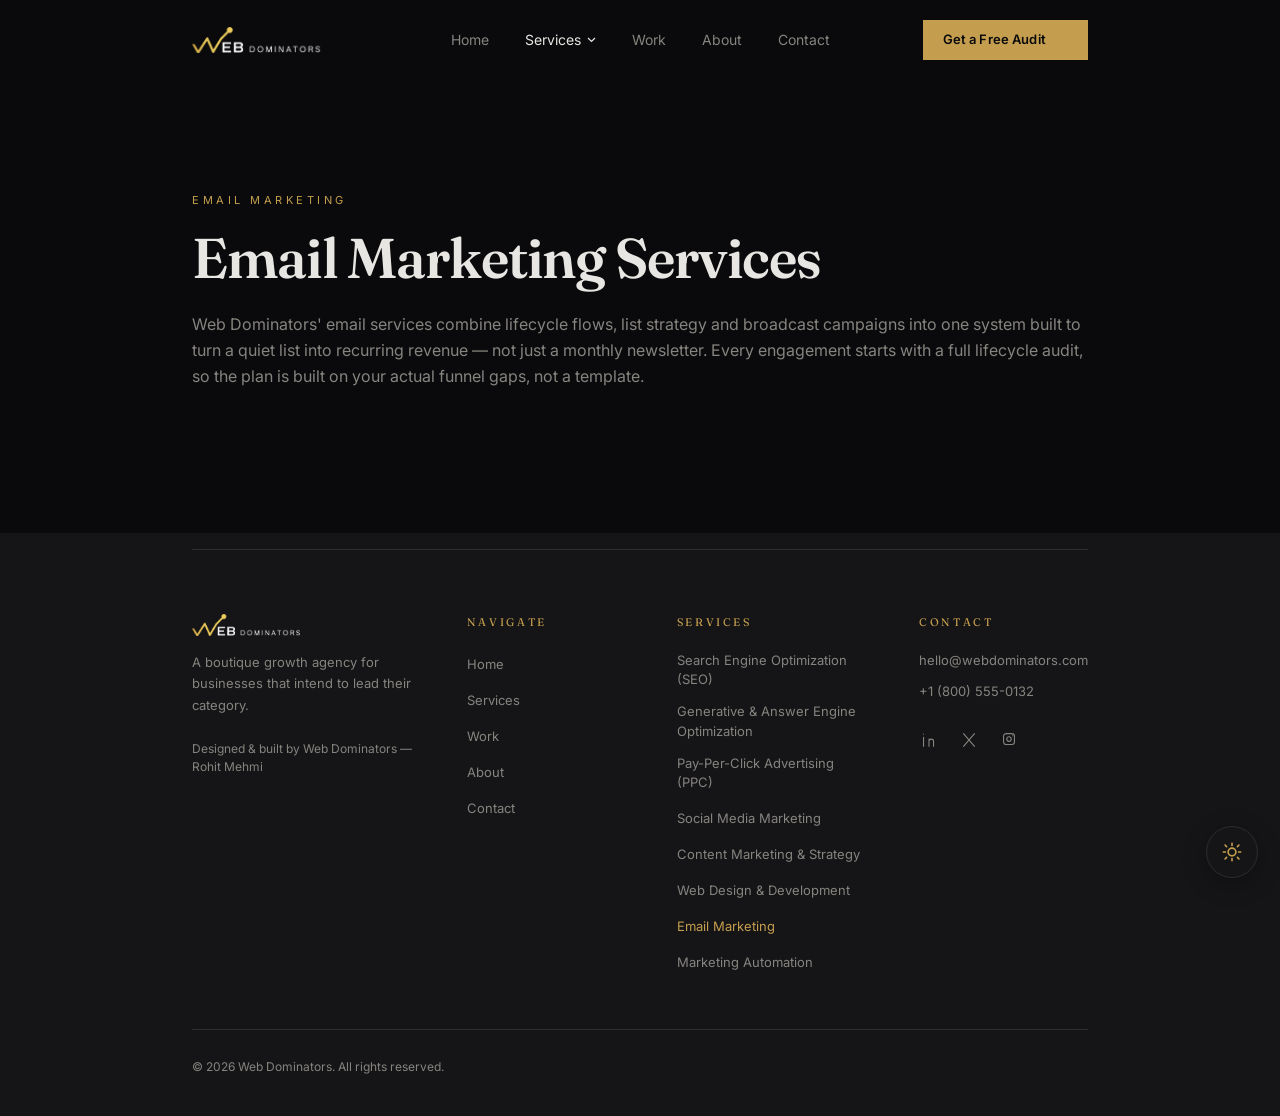
<file: email-marketing.html>
<!DOCTYPE html>
<html lang="en">

<head>
  <meta charset="utf-8">
  <meta name="viewport" content="width=device-width, initial-scale=1">
  <script>
    (function() {
      try {
        var t = localStorage.getItem("wd-theme");
        if (t === "light") {
          document.documentElement.setAttribute("data-theme", "light");
        }
      } catch (e) {}
    })();
  </script>
  <link rel="stylesheet" href="../styles.css">
  <link rel="stylesheet"
    href="https://fonts.googleapis.com/css2?family=Fraunces:opsz,wght@9..144,500;9..144,600;9..144,700&amp;family=Inter:wght@400;500;600&amp;display=swap">
  <title>Email Marketing Services — Web Dominators</title>
  <meta name="author" content="Web Dominators">
  <meta property="og:type" content="website">
  <meta name="twitter:card" content="summary_large_image">
  <meta name="description" content="Email marketing built around recurring revenue, not just send volume — lifecycle flows and campaigns run as one system by Web Dominators.">
  <meta property="og:title" content="Email Marketing Services — Web Dominators">
  <meta property="og:description" content="Email marketing built around recurring revenue, not just send volume — lifecycle flows and campaigns run as one system by Web Dominators.">
  <link rel="canonical" href="https://webdominators.com/services/email-marketing.html">
  <link rel="preconnect" href="https://fonts.googleapis.com">
  <link rel="preconnect" href="https://fonts.gstatic.com" crossorigin="anonymous">
  <link rel="icon" href="../favicon.ico" type="image/x-icon">

  <!-- Structured data: Service + Breadcrumb, for AI Overview / rich-result eligibility -->
  <script type="application/ld+json">
  {
    "@context": "https://schema.org",
    "@type": "Service",
    "serviceType": "Email Marketing",
    "name": "Email Marketing Services",
    "description": "Email marketing built around recurring revenue, not just send volume — lifecycle flows and campaigns run as one system by Web Dominators.",
    "provider": {
      "@type": "Organization",
      "name": "Web Dominators",
      "url": "https://webdominators.com",
      "email": "hello@webdominators.com"
    },
    "areaServed": "Worldwide"
  }
  </script>
  <script type="application/ld+json">
  {
    "@context": "https://schema.org",
    "@type": "BreadcrumbList",
    "itemListElement": [
      { "@type": "ListItem", "position": 1, "name": "Home", "item": "https://webdominators.com/" },
      { "@type": "ListItem", "position": 2, "name": "Services", "item": "https://webdominators.com/#services" },
      { "@type": "ListItem", "position": 3, "name": "Email Marketing Services", "item": "https://webdominators.com/services/email-marketing.html" }
    ]
  }
  </script>
</head>

<body>
  <div class="min-h-screen bg-background">
    <header id="site-header"
      class="fixed inset-x-0 top-0 z-50 transition-[background-color,border-color,backdrop-filter] duration-700 ease-expo border-b border-border/70 bg-[rgba(10,10,12,0.8)] backdrop-blur-xl">
      <div class="shell">
        <div
          class="shell-inner grid grid-cols-[minmax(0,1fr)_auto] items-center gap-4 py-4 md:grid-cols-[1fr_auto_1fr] md:py-5">
          <div class="enter min-w-0" style="animation-delay:80ms"><a href="../index.html#home"
              class="flex items-center gap-2.5 shrink-0"><img src="../logo.png" alt="Web Dominators" width="119"
                height="26" style="height:26px;width:auto;flex-shrink:0;"></a></div>
          <nav class="hidden items-center gap-9 justify-self-center md:flex"><a href="../index.html#home"
              class="enter link-underline text-sm text-muted-foreground" style="animation-delay:160ms">Home</a>
            <div id="services-dropdown" class="enter relative" style="animation-delay:240ms"><button
                class="link-underline flex items-center gap-1.5 text-sm text-foreground">Services<svg width="9"
                  height="6" viewBox="0 0 9 6" fill="none" aria-hidden="true">
                  <path d="M1 1l3.5 3.5L8 1" stroke="currentColor" stroke-width="1.2"></path>
                </svg></button>
              <div id="services-panel"
                class="absolute left-1/2 top-full w-[560px] -translate-x-1/2 pt-6 transition-all duration-500 ease-expo pointer-events-none translate-y-2 opacity-0">
                <div
                  class="grid grid-cols-2 gap-x-6 gap-y-1 rounded-md border border-border bg-surface/95 p-5 backdrop-blur-xl">
                  <a href="seo.html"
                    class="group rounded-sm px-3 py-2.5 transition-colors duration-500 ease-expo hover:bg-background/60"><span
                      class="block text-[13px] font-medium text-foreground">Search Engine Optimization (SEO)<span
                        class="mt-1 block h-px w-0 bg-accent transition-[width] duration-500 ease-expo group-hover:w-full"></span></span><span
                      class="mt-1 block text-[11.5px] text-muted-foreground">Rank higher, get found first</span></a>
                  <a href="../index.html#services"
                    class="group rounded-sm px-3 py-2.5 transition-colors duration-500 ease-expo hover:bg-background/60"><span
                      class="block text-[13px] font-medium text-foreground">Generative &amp; Answer Engine (GEO/AEO)<span
                        class="mt-1 block h-px w-0 bg-accent transition-[width] duration-500 ease-expo group-hover:w-full"></span></span><span
                      class="mt-1 block text-[11.5px] text-muted-foreground">Be the answer AI cites</span></a>
                  <a href="../index.html#services"
                    class="group rounded-sm px-3 py-2.5 transition-colors duration-500 ease-expo hover:bg-background/60"><span
                      class="block text-[13px] font-medium text-foreground">Pay-Per-Click Advertising (PPC)<span
                        class="mt-1 block h-px w-0 bg-accent transition-[width] duration-500 ease-expo group-hover:w-full"></span></span><span
                      class="mt-1 block text-[11.5px] text-muted-foreground">Spend less, convert more</span></a>
                  <a href="../index.html#services"
                    class="group rounded-sm px-3 py-2.5 transition-colors duration-500 ease-expo hover:bg-background/60"><span
                      class="block text-[13px] font-medium text-foreground">Social Media Marketing<span
                        class="mt-1 block h-px w-0 bg-accent transition-[width] duration-500 ease-expo group-hover:w-full"></span></span><span
                      class="mt-1 block text-[11.5px] text-muted-foreground">Attention that converts</span></a>
                  <a href="../index.html#services"
                    class="group rounded-sm px-3 py-2.5 transition-colors duration-500 ease-expo hover:bg-background/60"><span
                      class="block text-[13px] font-medium text-foreground">Content Marketing &amp; Strategy<span
                        class="mt-1 block h-px w-0 bg-accent transition-[width] duration-500 ease-expo group-hover:w-full"></span></span><span
                      class="mt-1 block text-[11.5px] text-muted-foreground">Say something worth ranking</span></a>
                  <a href="../index.html#services"
                    class="group rounded-sm px-3 py-2.5 transition-colors duration-500 ease-expo hover:bg-background/60"><span
                      class="block text-[13px] font-medium text-foreground">Web Design &amp; Development<span
                        class="mt-1 block h-px w-0 bg-accent transition-[width] duration-500 ease-expo group-hover:w-full"></span></span><span
                      class="mt-1 block text-[11.5px] text-muted-foreground">Fast, sharp, built to sell</span></a>
                  <a href="email-marketing.html"
                    class="group rounded-sm px-3 py-2.5 transition-colors duration-500 ease-expo hover:bg-background/60"><span
                      class="block text-[13px] font-medium text-accent">Email Marketing<span
                        class="mt-1 block h-px w-full bg-accent"></span></span><span
                      class="mt-1 block text-[11.5px] text-muted-foreground">Own the channel you rent least</span></a>
                  <a href="../index.html#services"
                    class="group rounded-sm px-3 py-2.5 transition-colors duration-500 ease-expo hover:bg-background/60"><span
                      class="block text-[13px] font-medium text-foreground">Marketing Automation<span
                        class="mt-1 block h-px w-0 bg-accent transition-[width] duration-500 ease-expo group-hover:w-full"></span></span><span
                      class="mt-1 block text-[11.5px] text-muted-foreground">Let the system do the follow-up</span></a>
                </div>
              </div>
            </div><a href="../index.html#work" class="enter link-underline text-sm text-muted-foreground"
              style="animation-delay:320ms">Work</a><a href="../index.html#process"
              class="enter link-underline text-sm text-muted-foreground" style="animation-delay:400ms">About</a><a
              href="../index.html#contact" class="enter link-underline text-sm text-muted-foreground"
              style="animation-delay:480ms">Contact</a>
          </nav>
          <div class="hidden justify-self-end md:block"><a href="../index.html#contact"
              class="enter btn-gold btn-audit inline-flex rounded-sm px-5 py-2.5 text-[13px]" style="animation-delay:560ms">Get a
              Free Audit <span class="rank-badge" aria-hidden="true"><span class="rank-hash">#</span><span class="rank-slot"><span class="rank-strip"><span>9</span><span>8</span><span>7</span><span>6</span><span>5</span><span>4</span><span>3</span><span>2</span><span>1</span></span></span></span></a></div><button id="mobile-menu-btn" aria-label="Menu"
            class="justify-self-end md:hidden"><span class="block h-px w-6 bg-foreground"></span><span
              class="mt-1.5 block h-px w-6 bg-foreground"></span></button>
        </div>
      </div>
    </header>
    <div id="mobile-overlay"
      class="fixed inset-0 z-50 bg-background transition-transform duration-700 ease-expo md:hidden -translate-y-full">
      <div class="flex h-full flex-col px-6 py-5">
        <div class="flex items-center justify-between"><a href="../index.html#home"
            class="flex items-center gap-2.5 shrink-0"><img src="../logo.png" alt="Web Dominators" width="119"
              height="26" style="height:26px;width:auto;flex-shrink:0;"></a><button id="mobile-close-btn"
            aria-label="Close menu" class="p-2"><svg width="18" height="18" viewBox="0 0 18 18" aria-hidden="true">
              <path d="M1 1l16 16M17 1L1 17" stroke="var(--foreground)" stroke-width="1.2"></path>
            </svg></button></div>
        <div class="mt-14 flex flex-col items-center gap-7 overflow-y-auto text-center"><a href="../index.html#home"
            class="font-display text-2xl">Home</a>
          <div class="w-full"><button id="mobile-acc-btn"
              class="mx-auto flex items-center gap-2 font-display text-2xl">Services<span id="mobile-acc-icon"
                class="text-accent transition-transform duration-500 ease-expo ">+</span></button>
            <div id="mobile-acc-panel" class="grid transition-[grid-template-rows,opacity] duration-500 ease-expo"
              style="grid-template-rows:0fr;opacity:0">
              <div class="overflow-hidden">
                <div class="flex flex-col gap-3 pt-5"><a href="seo.html" class="text-sm text-muted-foreground">Search Engine Optimization (SEO)</a><a href="../index.html#services" class="text-sm text-muted-foreground">Generative &amp; Answer Engine Optimization</a><a href="../index.html#services" class="text-sm text-muted-foreground">Pay-Per-Click Advertising (PPC)</a><a href="../index.html#services" class="text-sm text-muted-foreground">Social Media Marketing</a><a href="../index.html#services" class="text-sm text-muted-foreground">Content Marketing &amp; Strategy</a><a href="../index.html#services" class="text-sm text-muted-foreground">Web Design &amp; Development</a><a href="email-marketing.html" class="text-sm text-accent">Email Marketing</a><a href="../index.html#services" class="text-sm text-muted-foreground">Marketing Automation</a></div>
              </div>
            </div>
          </div><a href="../index.html#work" class="font-display text-2xl">Work</a><a href="../index.html#process"
            class="font-display text-2xl">About</a><a href="../index.html#contact" class="font-display text-2xl">Contact</a><a
            href="../index.html#contact" class="btn-gold btn-audit mt-4 rounded-sm px-6 py-3 text-sm">Get a Free Audit <span class="rank-badge" aria-hidden="true"><span class="rank-hash">#</span><span class="rank-slot"><span class="rank-strip"><span>9</span><span>8</span><span>7</span><span>6</span><span>5</span><span>4</span><span>3</span><span>2</span><span>1</span></span></span></span></a>
        </div>
      </div>
    </div>

    <main>

      <!-- ============ HERO ============ -->
      <section class="relative overflow-hidden pb-24 pt-36 lg:pb-36 lg:pt-48">
        <div class="shell">
          <div class="shell-inner">
            <div class="min-w-0 max-w-3xl">
              <p class="enter text-[11px] uppercase tracking-[0.32em] text-accent" style="animation-delay:120ms">
                Email Marketing</p>
              <h1 class="enter mt-5 font-display text-[40px] font-semibold leading-[1.05] tracking-[-0.02em] sm:text-[56px]"
                style="animation-delay:200ms">Email Marketing Services</h1>
              <p class="enter mt-6 max-w-[70ch] text-[16px] leading-relaxed text-muted-foreground"
                style="animation-delay:280ms">Web Dominators' email services combine lifecycle flows, list strategy and broadcast campaigns into one system built to turn a quiet list into recurring revenue — not just a monthly newsletter. Every engagement starts with a full lifecycle audit, so the plan is built on your actual funnel gaps, not a template.</p>
            </div>
          </div>
        </div>
      </section>

    </main>

    <footer class="bg-surface pb-10 pt-4">
      <div class="shell">
        <div class="shell-inner">
          <div class="grid gap-12 border-t border-border pt-16 md:grid-cols-2 lg:grid-cols-[1.4fr_1fr_1.2fr_1fr]">
            <div>
              <div class="flex items-center gap-2.5"><img src="../logo.png" alt="Web Dominators" width="101" height="22"
                  style="height:22px;width:auto;flex-shrink:0;"></div>
              <p class="mt-4 max-w-[34ch] text-[13px] leading-relaxed text-muted-foreground">A boutique growth agency
                for businesses that intend to lead their category.</p>
              <p class="mt-6 text-[12px] text-muted-foreground">Designed &amp; built by Web Dominators — Rohit Mehmi</p>
            </div>
            <div>
              <h3 class="text-[11px] uppercase tracking-[0.24em] text-accent">Navigate</h3>
              <ul class="mt-5 space-y-3">
                <li><a href="../index.html#home" class="link-underline text-[13px] text-muted-foreground">Home</a></li>
                <li><a href="../index.html#services" class="link-underline text-[13px] text-muted-foreground">Services</a></li>
                <li><a href="../index.html#work" class="link-underline text-[13px] text-muted-foreground">Work</a></li>
                <li><a href="../index.html#process" class="link-underline text-[13px] text-muted-foreground">About</a></li>
                <li><a href="../index.html#contact" class="link-underline text-[13px] text-muted-foreground">Contact</a></li>
              </ul>
            </div>
            <div>
              <h3 class="text-[11px] uppercase tracking-[0.24em] text-accent">Services</h3>
              <ul class="mt-5 space-y-3">
                <li><a href="seo.html" class="link-underline text-[13px] text-muted-foreground">Search Engine Optimization (SEO)</a></li>
                <li><a href="../index.html#services" class="link-underline text-[13px] text-muted-foreground">Generative &amp; Answer Engine Optimization</a></li>
                <li><a href="../index.html#services" class="link-underline text-[13px] text-muted-foreground">Pay-Per-Click Advertising (PPC)</a></li>
                <li><a href="../index.html#services" class="link-underline text-[13px] text-muted-foreground">Social Media Marketing</a></li>
                <li><a href="../index.html#services" class="link-underline text-[13px] text-muted-foreground">Content Marketing &amp; Strategy</a></li>
                <li><a href="../index.html#services" class="link-underline text-[13px] text-muted-foreground">Web Design &amp; Development</a></li>
                <li><a href="email-marketing.html" class="link-underline text-[13px] text-accent">Email Marketing</a></li>
                <li><a href="../index.html#services" class="link-underline text-[13px] text-muted-foreground">Marketing Automation</a></li>
              </ul>
            </div>
            <div>
              <h3 class="text-[11px] uppercase tracking-[0.24em] text-accent">Contact</h3>
              <ul class="mt-5 space-y-3 text-[13px] text-muted-foreground">
                <li><a href="mailto:hello@webdominators.com" class="link-underline">hello@webdominators.com</a></li>
                <li><a href="tel:+18005550132" class="link-underline">+1 (800) 555-0132</a></li>
              </ul>
              <div class="mt-7 flex gap-5"><a href="../index.html#contact" aria-label="LinkedIn"
                  class="text-muted-foreground transition-colors duration-500 ease-expo hover:text-accent"><svg
                    width="20" height="20" viewBox="0 0 20 22" fill="none" stroke="currentColor" stroke-width="1.2"
                    stroke-linecap="round" stroke-linejoin="round">
                    <path d="M4 8v10M4 4.5v.01M10 18v-5.5a2.5 2.5 0 015 0V18M10 18v-8"></path>
                  </svg></a><a href="../index.html#contact" aria-label="X"
                  class="text-muted-foreground transition-colors duration-500 ease-expo hover:text-accent"><svg
                    width="20" height="20" viewBox="0 0 20 22" fill="none" stroke="currentColor" stroke-width="1.2"
                    stroke-linecap="round" stroke-linejoin="round">
                    <path d="M4 4l12 14M16 4L4 18"></path>
                  </svg></a><a href="../index.html#contact" aria-label="Instagram"
                  class="text-muted-foreground transition-colors duration-500 ease-expo hover:text-accent"><svg
                    width="20" height="20" viewBox="0 0 20 22" fill="none" stroke="currentColor" stroke-width="1.2"
                    stroke-linecap="round" stroke-linejoin="round">
                    <path
                      d="M4 7a3 3 0 013-3h6a3 3 0 013 3v6a3 3 0 01-3 3H7a3 3 0 01-3-3zM10 7.5a2.5 2.5 0 100 5 2.5 2.5 0 000-5M14 6.4v.01">
                    </path>
                  </svg></a></div>
            </div>
          </div>
          <div class="mt-14 border-t border-border pt-7">
            <p class="text-[12px] text-muted-foreground">© 2026 Web Dominators. All rights reserved.</p>
          </div>
        </div>
      </div>
    </footer>
  </div><button id="theme-toggle" class="theme-toggle" aria-label="Toggle light and dark mode" type="button"><svg
      class="theme-toggle-icon theme-toggle-sun" viewBox="0 0 24 24" fill="none" stroke="currentColor"
      stroke-width="1.8" stroke-linecap="round" stroke-linejoin="round" aria-hidden="true">
      <circle cx="12" cy="12" r="4.2"></circle>
      <path
        d="M12 2.5v2.4M12 19.1v2.4M4.4 4.4l1.7 1.7M17.9 17.9l1.7 1.7M2.5 12h2.4M19.1 12h2.4M4.4 19.6l1.7-1.7M17.9 6.1l1.7-1.7">
      </path>
    </svg><svg class="theme-toggle-icon theme-toggle-moon" viewBox="0 0 24 24" fill="none" stroke="currentColor"
      stroke-width="1.8" stroke-linecap="round" stroke-linejoin="round" aria-hidden="true">
      <path d="M20 14.5A8.5 8.5 0 1 1 9.5 4a6.8 6.8 0 0 0 10.5 10.5z"></path>
    </svg></button>
  <script src="../script.js"></script>
</body>

</html>
</file>
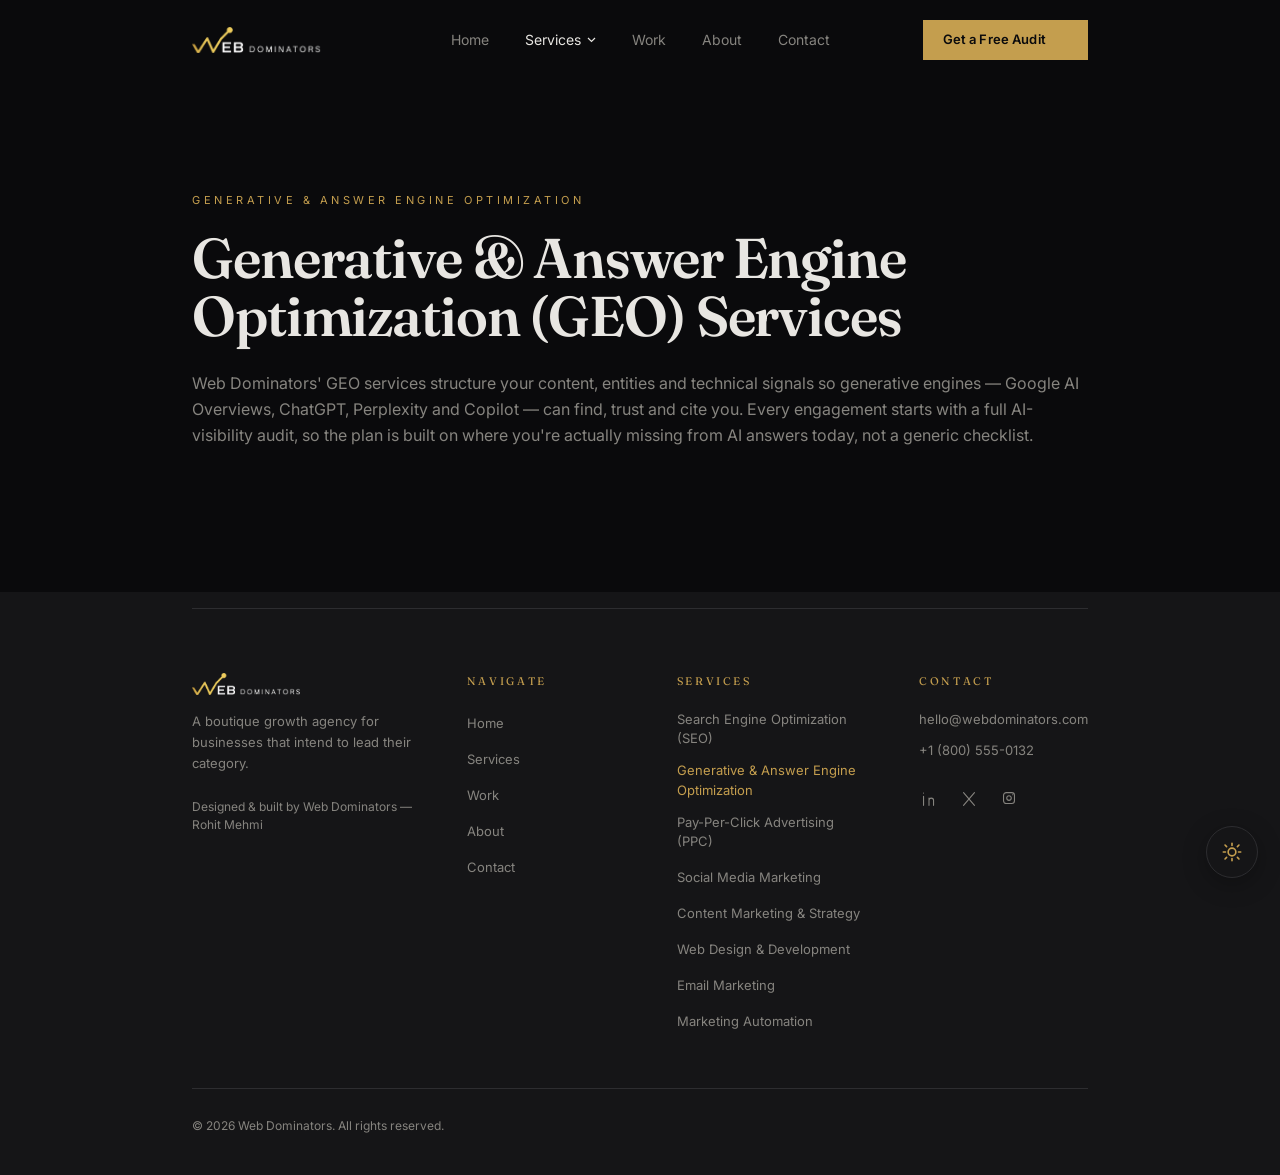
<file: geo.html>
<!DOCTYPE html>
<html lang="en">

<head>
  <meta charset="utf-8">
  <meta name="viewport" content="width=device-width, initial-scale=1">
  <script>
    (function() {
      try {
        var t = localStorage.getItem("wd-theme");
        if (t === "light") {
          document.documentElement.setAttribute("data-theme", "light");
        }
      } catch (e) {}
    })();
  </script>
  <link rel="stylesheet" href="../styles.css">
  <link rel="stylesheet"
    href="https://fonts.googleapis.com/css2?family=Fraunces:opsz,wght@9..144,500;9..144,600;9..144,700&amp;family=Inter:wght@400;500;600&amp;display=swap">
  <title>GEO Services | Generative &amp; Answer Engine Optimization — Web Dominators</title>
  <meta name="author" content="Web Dominators">
  <meta property="og:type" content="website">
  <meta name="twitter:card" content="summary_large_image">
  <meta name="description" content="GEO / AEO services that get your brand cited inside Google AI Overviews, ChatGPT and Perplexity — structured content and entity signals built by Web Dominators.">
  <meta property="og:title" content="GEO Services | Generative &amp; Answer Engine Optimization — Web Dominators">
  <meta property="og:description" content="GEO / AEO services that get your brand cited inside Google AI Overviews, ChatGPT and Perplexity — structured content and entity signals built by Web Dominators.">
  <link rel="canonical" href="https://webdominators.com/services/geo.html">
  <link rel="preconnect" href="https://fonts.googleapis.com">
  <link rel="preconnect" href="https://fonts.gstatic.com" crossorigin="anonymous">
  <link rel="icon" href="../favicon.ico" type="image/x-icon">

  <!-- Structured data: Service + Breadcrumb, for AI Overview / rich-result eligibility -->
  <script type="application/ld+json">
  {
    "@context": "https://schema.org",
    "@type": "Service",
    "serviceType": "Generative Engine Optimization",
    "name": "Generative &amp; Answer Engine Optimization (GEO) Services",
    "description": "GEO / AEO services that get your brand cited inside Google AI Overviews, ChatGPT and Perplexity — structured content and entity signals built by Web Dominators.",
    "provider": {
      "@type": "Organization",
      "name": "Web Dominators",
      "url": "https://webdominators.com",
      "email": "hello@webdominators.com"
    },
    "areaServed": "Worldwide"
  }
  </script>
  <script type="application/ld+json">
  {
    "@context": "https://schema.org",
    "@type": "BreadcrumbList",
    "itemListElement": [
      { "@type": "ListItem", "position": 1, "name": "Home", "item": "https://webdominators.com/" },
      { "@type": "ListItem", "position": 2, "name": "Services", "item": "https://webdominators.com/#services" },
      { "@type": "ListItem", "position": 3, "name": "Generative &amp; Answer Engine Optimization (GEO) Services", "item": "https://webdominators.com/services/geo.html" }
    ]
  }
  </script>
</head>

<body>
  <div class="min-h-screen bg-background">
    <header id="site-header"
      class="fixed inset-x-0 top-0 z-50 transition-[background-color,border-color,backdrop-filter] duration-700 ease-expo border-b border-border/70 bg-[rgba(10,10,12,0.8)] backdrop-blur-xl">
      <div class="shell">
        <div
          class="shell-inner grid grid-cols-[minmax(0,1fr)_auto] items-center gap-4 py-4 md:grid-cols-[1fr_auto_1fr] md:py-5">
          <div class="enter min-w-0" style="animation-delay:80ms"><a href="../index.html#home"
              class="flex items-center gap-2.5 shrink-0"><img src="../logo.png" alt="Web Dominators" width="119"
                height="26" style="height:26px;width:auto;flex-shrink:0;"></a></div>
          <nav class="hidden items-center gap-9 justify-self-center md:flex"><a href="../index.html#home"
              class="enter link-underline text-sm text-muted-foreground" style="animation-delay:160ms">Home</a>
            <div id="services-dropdown" class="enter relative" style="animation-delay:240ms"><button
                class="link-underline flex items-center gap-1.5 text-sm text-foreground">Services<svg width="9"
                  height="6" viewBox="0 0 9 6" fill="none" aria-hidden="true">
                  <path d="M1 1l3.5 3.5L8 1" stroke="currentColor" stroke-width="1.2"></path>
                </svg></button>
              <div id="services-panel"
                class="absolute left-1/2 top-full w-[560px] -translate-x-1/2 pt-6 transition-all duration-500 ease-expo pointer-events-none translate-y-2 opacity-0">
                <div
                  class="grid grid-cols-2 gap-x-6 gap-y-1 rounded-md border border-border bg-surface/95 p-5 backdrop-blur-xl">
                  <a href="seo.html"
                    class="group rounded-sm px-3 py-2.5 transition-colors duration-500 ease-expo hover:bg-background/60"><span
                      class="block text-[13px] font-medium text-foreground">Search Engine Optimization (SEO)<span
                        class="mt-1 block h-px w-0 bg-accent transition-[width] duration-500 ease-expo group-hover:w-full"></span></span><span
                      class="mt-1 block text-[11.5px] text-muted-foreground">Rank higher, get found first</span></a>
                  <a href="geo.html"
                    class="group rounded-sm px-3 py-2.5 transition-colors duration-500 ease-expo hover:bg-background/60"><span
                      class="block text-[13px] font-medium text-accent">Generative &amp; Answer Engine (GEO/AEO)<span
                        class="mt-1 block h-px w-full bg-accent"></span></span><span
                      class="mt-1 block text-[11.5px] text-muted-foreground">Be the answer AI cites</span></a>
                  <a href="../index.html#services"
                    class="group rounded-sm px-3 py-2.5 transition-colors duration-500 ease-expo hover:bg-background/60"><span
                      class="block text-[13px] font-medium text-foreground">Pay-Per-Click Advertising (PPC)<span
                        class="mt-1 block h-px w-0 bg-accent transition-[width] duration-500 ease-expo group-hover:w-full"></span></span><span
                      class="mt-1 block text-[11.5px] text-muted-foreground">Spend less, convert more</span></a>
                  <a href="../index.html#services"
                    class="group rounded-sm px-3 py-2.5 transition-colors duration-500 ease-expo hover:bg-background/60"><span
                      class="block text-[13px] font-medium text-foreground">Social Media Marketing<span
                        class="mt-1 block h-px w-0 bg-accent transition-[width] duration-500 ease-expo group-hover:w-full"></span></span><span
                      class="mt-1 block text-[11.5px] text-muted-foreground">Attention that converts</span></a>
                  <a href="../index.html#services"
                    class="group rounded-sm px-3 py-2.5 transition-colors duration-500 ease-expo hover:bg-background/60"><span
                      class="block text-[13px] font-medium text-foreground">Content Marketing &amp; Strategy<span
                        class="mt-1 block h-px w-0 bg-accent transition-[width] duration-500 ease-expo group-hover:w-full"></span></span><span
                      class="mt-1 block text-[11.5px] text-muted-foreground">Say something worth ranking</span></a>
                  <a href="../index.html#services"
                    class="group rounded-sm px-3 py-2.5 transition-colors duration-500 ease-expo hover:bg-background/60"><span
                      class="block text-[13px] font-medium text-foreground">Web Design &amp; Development<span
                        class="mt-1 block h-px w-0 bg-accent transition-[width] duration-500 ease-expo group-hover:w-full"></span></span><span
                      class="mt-1 block text-[11.5px] text-muted-foreground">Fast, sharp, built to sell</span></a>
                  <a href="../index.html#services"
                    class="group rounded-sm px-3 py-2.5 transition-colors duration-500 ease-expo hover:bg-background/60"><span
                      class="block text-[13px] font-medium text-foreground">Email Marketing<span
                        class="mt-1 block h-px w-0 bg-accent transition-[width] duration-500 ease-expo group-hover:w-full"></span></span><span
                      class="mt-1 block text-[11.5px] text-muted-foreground">Own the channel you rent least</span></a>
                  <a href="../index.html#services"
                    class="group rounded-sm px-3 py-2.5 transition-colors duration-500 ease-expo hover:bg-background/60"><span
                      class="block text-[13px] font-medium text-foreground">Marketing Automation<span
                        class="mt-1 block h-px w-0 bg-accent transition-[width] duration-500 ease-expo group-hover:w-full"></span></span><span
                      class="mt-1 block text-[11.5px] text-muted-foreground">Let the system do the follow-up</span></a>
                </div>
              </div>
            </div><a href="../index.html#work" class="enter link-underline text-sm text-muted-foreground"
              style="animation-delay:320ms">Work</a><a href="../index.html#process"
              class="enter link-underline text-sm text-muted-foreground" style="animation-delay:400ms">About</a><a
              href="../index.html#contact" class="enter link-underline text-sm text-muted-foreground"
              style="animation-delay:480ms">Contact</a>
          </nav>
          <div class="hidden justify-self-end md:block"><a href="../index.html#contact"
              class="enter btn-gold btn-audit inline-flex rounded-sm px-5 py-2.5 text-[13px]" style="animation-delay:560ms">Get a
              Free Audit <span class="rank-badge" aria-hidden="true"><span class="rank-hash">#</span><span class="rank-slot"><span class="rank-strip"><span>9</span><span>8</span><span>7</span><span>6</span><span>5</span><span>4</span><span>3</span><span>2</span><span>1</span></span></span></span></a></div><button id="mobile-menu-btn" aria-label="Menu"
            class="justify-self-end md:hidden"><span class="block h-px w-6 bg-foreground"></span><span
              class="mt-1.5 block h-px w-6 bg-foreground"></span></button>
        </div>
      </div>
    </header>
    <div id="mobile-overlay"
      class="fixed inset-0 z-50 bg-background transition-transform duration-700 ease-expo md:hidden -translate-y-full">
      <div class="flex h-full flex-col px-6 py-5">
        <div class="flex items-center justify-between"><a href="../index.html#home"
            class="flex items-center gap-2.5 shrink-0"><img src="../logo.png" alt="Web Dominators" width="119"
              height="26" style="height:26px;width:auto;flex-shrink:0;"></a><button id="mobile-close-btn"
            aria-label="Close menu" class="p-2"><svg width="18" height="18" viewBox="0 0 18 18" aria-hidden="true">
              <path d="M1 1l16 16M17 1L1 17" stroke="var(--foreground)" stroke-width="1.2"></path>
            </svg></button></div>
        <div class="mt-14 flex flex-col items-center gap-7 overflow-y-auto text-center"><a href="../index.html#home"
            class="font-display text-2xl">Home</a>
          <div class="w-full"><button id="mobile-acc-btn"
              class="mx-auto flex items-center gap-2 font-display text-2xl">Services<span id="mobile-acc-icon"
                class="text-accent transition-transform duration-500 ease-expo ">+</span></button>
            <div id="mobile-acc-panel" class="grid transition-[grid-template-rows,opacity] duration-500 ease-expo"
              style="grid-template-rows:0fr;opacity:0">
              <div class="overflow-hidden">
                <div class="flex flex-col gap-3 pt-5"><a href="seo.html" class="text-sm text-muted-foreground">Search Engine Optimization (SEO)</a><a href="geo.html" class="text-sm text-accent">Generative &amp; Answer Engine Optimization</a><a href="../index.html#services" class="text-sm text-muted-foreground">Pay-Per-Click Advertising (PPC)</a><a href="../index.html#services" class="text-sm text-muted-foreground">Social Media Marketing</a><a href="../index.html#services" class="text-sm text-muted-foreground">Content Marketing &amp; Strategy</a><a href="../index.html#services" class="text-sm text-muted-foreground">Web Design &amp; Development</a><a href="../index.html#services" class="text-sm text-muted-foreground">Email Marketing</a><a href="../index.html#services" class="text-sm text-muted-foreground">Marketing Automation</a></div>
              </div>
            </div>
          </div><a href="../index.html#work" class="font-display text-2xl">Work</a><a href="../index.html#process"
            class="font-display text-2xl">About</a><a href="../index.html#contact" class="font-display text-2xl">Contact</a><a
            href="../index.html#contact" class="btn-gold btn-audit mt-4 rounded-sm px-6 py-3 text-sm">Get a Free Audit <span class="rank-badge" aria-hidden="true"><span class="rank-hash">#</span><span class="rank-slot"><span class="rank-strip"><span>9</span><span>8</span><span>7</span><span>6</span><span>5</span><span>4</span><span>3</span><span>2</span><span>1</span></span></span></span></a>
        </div>
      </div>
    </div>

    <main>

      <!-- ============ HERO ============ -->
      <section class="relative overflow-hidden pb-24 pt-36 lg:pb-36 lg:pt-48">
        <div class="shell">
          <div class="shell-inner">
            <div class="min-w-0 max-w-3xl">
              <p class="enter text-[11px] uppercase tracking-[0.32em] text-accent" style="animation-delay:120ms">
                Generative &amp; Answer Engine Optimization</p>
              <h1 class="enter mt-5 font-display text-[40px] font-semibold leading-[1.05] tracking-[-0.02em] sm:text-[56px]"
                style="animation-delay:200ms">Generative &amp; Answer Engine Optimization (GEO) Services</h1>
              <p class="enter mt-6 max-w-[70ch] text-[16px] leading-relaxed text-muted-foreground"
                style="animation-delay:280ms">Web Dominators' GEO services structure your content, entities and technical signals so generative engines — Google AI Overviews, ChatGPT, Perplexity and Copilot — can find, trust and cite you. Every engagement starts with a full AI-visibility audit, so the plan is built on where you're actually missing from AI answers today, not a generic checklist.</p>
            </div>
          </div>
        </div>
      </section>

    </main>

    <footer class="bg-surface pb-10 pt-4">
      <div class="shell">
        <div class="shell-inner">
          <div class="grid gap-12 border-t border-border pt-16 md:grid-cols-2 lg:grid-cols-[1.4fr_1fr_1.2fr_1fr]">
            <div>
              <div class="flex items-center gap-2.5"><img src="../logo.png" alt="Web Dominators" width="101" height="22"
                  style="height:22px;width:auto;flex-shrink:0;"></div>
              <p class="mt-4 max-w-[34ch] text-[13px] leading-relaxed text-muted-foreground">A boutique growth agency
                for businesses that intend to lead their category.</p>
              <p class="mt-6 text-[12px] text-muted-foreground">Designed &amp; built by Web Dominators — Rohit Mehmi</p>
            </div>
            <div>
              <h3 class="text-[11px] uppercase tracking-[0.24em] text-accent">Navigate</h3>
              <ul class="mt-5 space-y-3">
                <li><a href="../index.html#home" class="link-underline text-[13px] text-muted-foreground">Home</a></li>
                <li><a href="../index.html#services" class="link-underline text-[13px] text-muted-foreground">Services</a></li>
                <li><a href="../index.html#work" class="link-underline text-[13px] text-muted-foreground">Work</a></li>
                <li><a href="../index.html#process" class="link-underline text-[13px] text-muted-foreground">About</a></li>
                <li><a href="../index.html#contact" class="link-underline text-[13px] text-muted-foreground">Contact</a></li>
              </ul>
            </div>
            <div>
              <h3 class="text-[11px] uppercase tracking-[0.24em] text-accent">Services</h3>
              <ul class="mt-5 space-y-3">
                <li><a href="seo.html" class="link-underline text-[13px] text-muted-foreground">Search Engine Optimization (SEO)</a></li>
                <li><a href="geo.html" class="link-underline text-[13px] text-accent">Generative &amp; Answer Engine Optimization</a></li>
                <li><a href="../index.html#services" class="link-underline text-[13px] text-muted-foreground">Pay-Per-Click Advertising (PPC)</a></li>
                <li><a href="../index.html#services" class="link-underline text-[13px] text-muted-foreground">Social Media Marketing</a></li>
                <li><a href="../index.html#services" class="link-underline text-[13px] text-muted-foreground">Content Marketing &amp; Strategy</a></li>
                <li><a href="../index.html#services" class="link-underline text-[13px] text-muted-foreground">Web Design &amp; Development</a></li>
                <li><a href="../index.html#services" class="link-underline text-[13px] text-muted-foreground">Email Marketing</a></li>
                <li><a href="../index.html#services" class="link-underline text-[13px] text-muted-foreground">Marketing Automation</a></li>
              </ul>
            </div>
            <div>
              <h3 class="text-[11px] uppercase tracking-[0.24em] text-accent">Contact</h3>
              <ul class="mt-5 space-y-3 text-[13px] text-muted-foreground">
                <li><a href="mailto:hello@webdominators.com" class="link-underline">hello@webdominators.com</a></li>
                <li><a href="tel:+18005550132" class="link-underline">+1 (800) 555-0132</a></li>
              </ul>
              <div class="mt-7 flex gap-5"><a href="../index.html#contact" aria-label="LinkedIn"
                  class="text-muted-foreground transition-colors duration-500 ease-expo hover:text-accent"><svg
                    width="20" height="20" viewBox="0 0 20 22" fill="none" stroke="currentColor" stroke-width="1.2"
                    stroke-linecap="round" stroke-linejoin="round">
                    <path d="M4 8v10M4 4.5v.01M10 18v-5.5a2.5 2.5 0 015 0V18M10 18v-8"></path>
                  </svg></a><a href="../index.html#contact" aria-label="X"
                  class="text-muted-foreground transition-colors duration-500 ease-expo hover:text-accent"><svg
                    width="20" height="20" viewBox="0 0 20 22" fill="none" stroke="currentColor" stroke-width="1.2"
                    stroke-linecap="round" stroke-linejoin="round">
                    <path d="M4 4l12 14M16 4L4 18"></path>
                  </svg></a><a href="../index.html#contact" aria-label="Instagram"
                  class="text-muted-foreground transition-colors duration-500 ease-expo hover:text-accent"><svg
                    width="20" height="20" viewBox="0 0 20 22" fill="none" stroke="currentColor" stroke-width="1.2"
                    stroke-linecap="round" stroke-linejoin="round">
                    <path
                      d="M4 7a3 3 0 013-3h6a3 3 0 013 3v6a3 3 0 01-3 3H7a3 3 0 01-3-3zM10 7.5a2.5 2.5 0 100 5 2.5 2.5 0 000-5M14 6.4v.01">
                    </path>
                  </svg></a></div>
            </div>
          </div>
          <div class="mt-14 border-t border-border pt-7">
            <p class="text-[12px] text-muted-foreground">© 2026 Web Dominators. All rights reserved.</p>
          </div>
        </div>
      </div>
    </footer>
  </div><button id="theme-toggle" class="theme-toggle" aria-label="Toggle light and dark mode" type="button"><svg
      class="theme-toggle-icon theme-toggle-sun" viewBox="0 0 24 24" fill="none" stroke="currentColor"
      stroke-width="1.8" stroke-linecap="round" stroke-linejoin="round" aria-hidden="true">
      <circle cx="12" cy="12" r="4.2"></circle>
      <path
        d="M12 2.5v2.4M12 19.1v2.4M4.4 4.4l1.7 1.7M17.9 17.9l1.7 1.7M2.5 12h2.4M19.1 12h2.4M4.4 19.6l1.7-1.7M17.9 6.1l1.7-1.7">
      </path>
    </svg><svg class="theme-toggle-icon theme-toggle-moon" viewBox="0 0 24 24" fill="none" stroke="currentColor"
      stroke-width="1.8" stroke-linecap="round" stroke-linejoin="round" aria-hidden="true">
      <path d="M20 14.5A8.5 8.5 0 1 1 9.5 4a6.8 6.8 0 0 0 10.5 10.5z"></path>
    </svg></button>
  <script src="../script.js"></script>
</body>

</html>
</file>
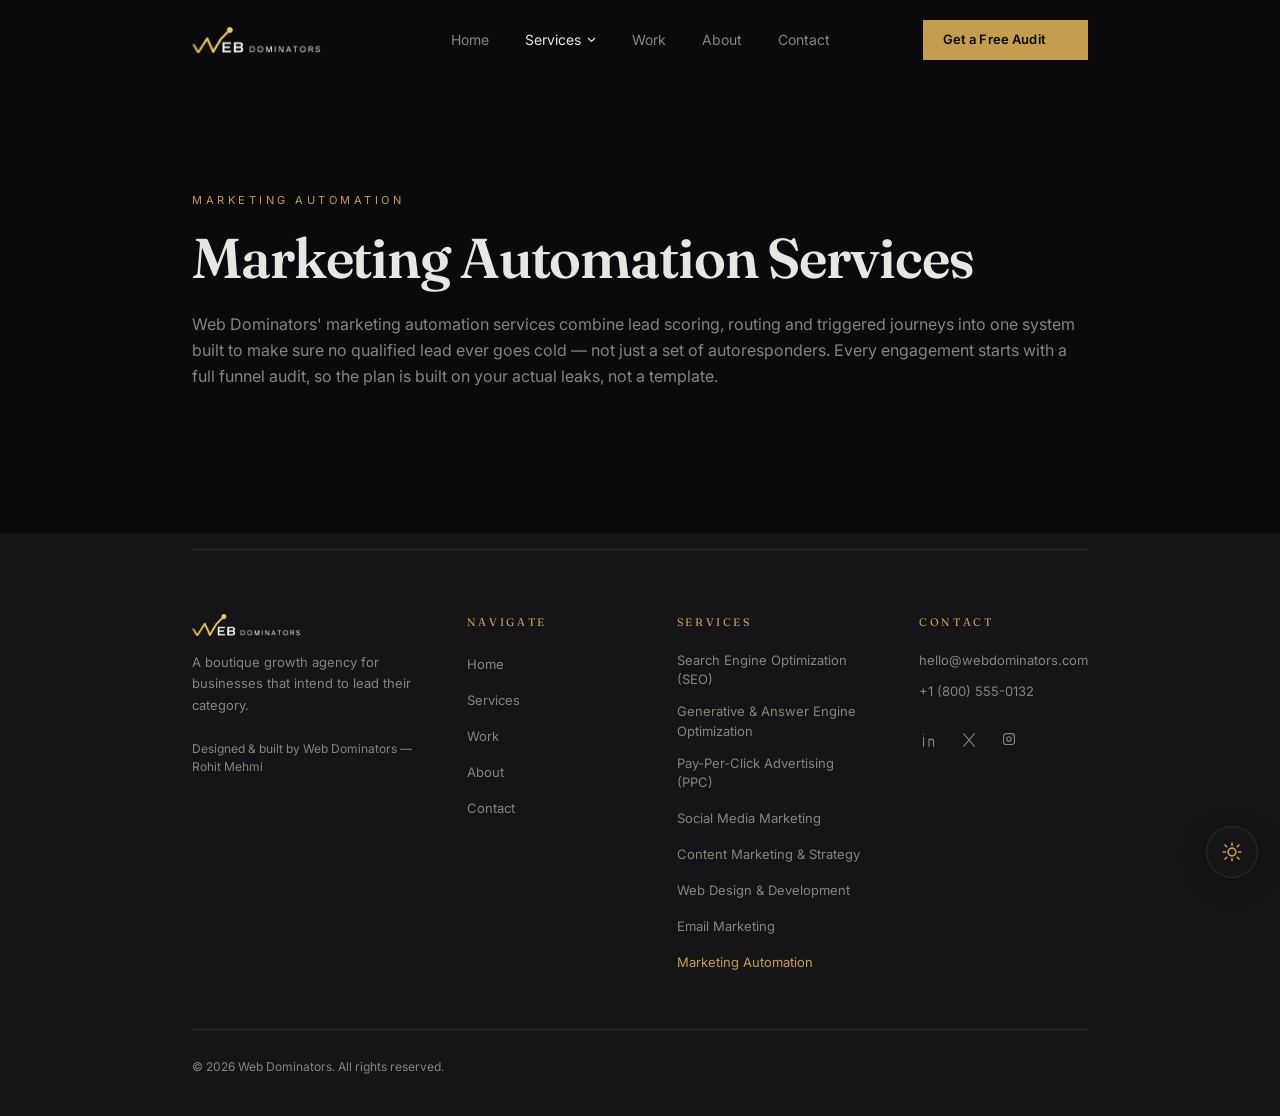
<file: marketing-automation.html>
<!DOCTYPE html>
<html lang="en">

<head>
  <meta charset="utf-8">
  <meta name="viewport" content="width=device-width, initial-scale=1">
  <script>
    (function() {
      try {
        var t = localStorage.getItem("wd-theme");
        if (t === "light") {
          document.documentElement.setAttribute("data-theme", "light");
        }
      } catch (e) {}
    })();
  </script>
  <link rel="stylesheet" href="../styles.css">
  <link rel="stylesheet"
    href="https://fonts.googleapis.com/css2?family=Fraunces:opsz,wght@9..144,500;9..144,600;9..144,700&amp;family=Inter:wght@400;500;600&amp;display=swap">
  <title>Marketing Automation Services — Web Dominators</title>
  <meta name="author" content="Web Dominators">
  <meta property="og:type" content="website">
  <meta name="twitter:card" content="summary_large_image">
  <meta name="description" content="Marketing automation built around lead follow-up, not just email triggers — scoring, routing and journeys run as one system by Web Dominators.">
  <meta property="og:title" content="Marketing Automation Services — Web Dominators">
  <meta property="og:description" content="Marketing automation built around lead follow-up, not just email triggers — scoring, routing and journeys run as one system by Web Dominators.">
  <link rel="canonical" href="https://webdominators.com/services/marketing-automation.html">
  <link rel="preconnect" href="https://fonts.googleapis.com">
  <link rel="preconnect" href="https://fonts.gstatic.com" crossorigin="anonymous">
  <link rel="icon" href="../favicon.ico" type="image/x-icon">

  <!-- Structured data: Service + Breadcrumb, for AI Overview / rich-result eligibility -->
  <script type="application/ld+json">
  {
    "@context": "https://schema.org",
    "@type": "Service",
    "serviceType": "Marketing Automation",
    "name": "Marketing Automation Services",
    "description": "Marketing automation built around lead follow-up, not just email triggers — scoring, routing and journeys run as one system by Web Dominators.",
    "provider": {
      "@type": "Organization",
      "name": "Web Dominators",
      "url": "https://webdominators.com",
      "email": "hello@webdominators.com"
    },
    "areaServed": "Worldwide"
  }
  </script>
  <script type="application/ld+json">
  {
    "@context": "https://schema.org",
    "@type": "BreadcrumbList",
    "itemListElement": [
      { "@type": "ListItem", "position": 1, "name": "Home", "item": "https://webdominators.com/" },
      { "@type": "ListItem", "position": 2, "name": "Services", "item": "https://webdominators.com/#services" },
      { "@type": "ListItem", "position": 3, "name": "Marketing Automation Services", "item": "https://webdominators.com/services/marketing-automation.html" }
    ]
  }
  </script>
</head>

<body>
  <div class="min-h-screen bg-background">
    <header id="site-header"
      class="fixed inset-x-0 top-0 z-50 transition-[background-color,border-color,backdrop-filter] duration-700 ease-expo border-b border-border/70 bg-[rgba(10,10,12,0.8)] backdrop-blur-xl">
      <div class="shell">
        <div
          class="shell-inner grid grid-cols-[minmax(0,1fr)_auto] items-center gap-4 py-4 md:grid-cols-[1fr_auto_1fr] md:py-5">
          <div class="enter min-w-0" style="animation-delay:80ms"><a href="../index.html#home"
              class="flex items-center gap-2.5 shrink-0"><img src="../logo.png" alt="Web Dominators" width="119"
                height="26" style="height:26px;width:auto;flex-shrink:0;"></a></div>
          <nav class="hidden items-center gap-9 justify-self-center md:flex"><a href="../index.html#home"
              class="enter link-underline text-sm text-muted-foreground" style="animation-delay:160ms">Home</a>
            <div id="services-dropdown" class="enter relative" style="animation-delay:240ms"><button
                class="link-underline flex items-center gap-1.5 text-sm text-foreground">Services<svg width="9"
                  height="6" viewBox="0 0 9 6" fill="none" aria-hidden="true">
                  <path d="M1 1l3.5 3.5L8 1" stroke="currentColor" stroke-width="1.2"></path>
                </svg></button>
              <div id="services-panel"
                class="absolute left-1/2 top-full w-[560px] -translate-x-1/2 pt-6 transition-all duration-500 ease-expo pointer-events-none translate-y-2 opacity-0">
                <div
                  class="grid grid-cols-2 gap-x-6 gap-y-1 rounded-md border border-border bg-surface/95 p-5 backdrop-blur-xl">
                  <a href="seo.html"
                    class="group rounded-sm px-3 py-2.5 transition-colors duration-500 ease-expo hover:bg-background/60"><span
                      class="block text-[13px] font-medium text-foreground">Search Engine Optimization (SEO)<span
                        class="mt-1 block h-px w-0 bg-accent transition-[width] duration-500 ease-expo group-hover:w-full"></span></span><span
                      class="mt-1 block text-[11.5px] text-muted-foreground">Rank higher, get found first</span></a>
                  <a href="../index.html#services"
                    class="group rounded-sm px-3 py-2.5 transition-colors duration-500 ease-expo hover:bg-background/60"><span
                      class="block text-[13px] font-medium text-foreground">Generative &amp; Answer Engine (GEO/AEO)<span
                        class="mt-1 block h-px w-0 bg-accent transition-[width] duration-500 ease-expo group-hover:w-full"></span></span><span
                      class="mt-1 block text-[11.5px] text-muted-foreground">Be the answer AI cites</span></a>
                  <a href="../index.html#services"
                    class="group rounded-sm px-3 py-2.5 transition-colors duration-500 ease-expo hover:bg-background/60"><span
                      class="block text-[13px] font-medium text-foreground">Pay-Per-Click Advertising (PPC)<span
                        class="mt-1 block h-px w-0 bg-accent transition-[width] duration-500 ease-expo group-hover:w-full"></span></span><span
                      class="mt-1 block text-[11.5px] text-muted-foreground">Spend less, convert more</span></a>
                  <a href="../index.html#services"
                    class="group rounded-sm px-3 py-2.5 transition-colors duration-500 ease-expo hover:bg-background/60"><span
                      class="block text-[13px] font-medium text-foreground">Social Media Marketing<span
                        class="mt-1 block h-px w-0 bg-accent transition-[width] duration-500 ease-expo group-hover:w-full"></span></span><span
                      class="mt-1 block text-[11.5px] text-muted-foreground">Attention that converts</span></a>
                  <a href="../index.html#services"
                    class="group rounded-sm px-3 py-2.5 transition-colors duration-500 ease-expo hover:bg-background/60"><span
                      class="block text-[13px] font-medium text-foreground">Content Marketing &amp; Strategy<span
                        class="mt-1 block h-px w-0 bg-accent transition-[width] duration-500 ease-expo group-hover:w-full"></span></span><span
                      class="mt-1 block text-[11.5px] text-muted-foreground">Say something worth ranking</span></a>
                  <a href="../index.html#services"
                    class="group rounded-sm px-3 py-2.5 transition-colors duration-500 ease-expo hover:bg-background/60"><span
                      class="block text-[13px] font-medium text-foreground">Web Design &amp; Development<span
                        class="mt-1 block h-px w-0 bg-accent transition-[width] duration-500 ease-expo group-hover:w-full"></span></span><span
                      class="mt-1 block text-[11.5px] text-muted-foreground">Fast, sharp, built to sell</span></a>
                  <a href="../index.html#services"
                    class="group rounded-sm px-3 py-2.5 transition-colors duration-500 ease-expo hover:bg-background/60"><span
                      class="block text-[13px] font-medium text-foreground">Email Marketing<span
                        class="mt-1 block h-px w-0 bg-accent transition-[width] duration-500 ease-expo group-hover:w-full"></span></span><span
                      class="mt-1 block text-[11.5px] text-muted-foreground">Own the channel you rent least</span></a>
                  <a href="marketing-automation.html"
                    class="group rounded-sm px-3 py-2.5 transition-colors duration-500 ease-expo hover:bg-background/60"><span
                      class="block text-[13px] font-medium text-accent">Marketing Automation<span
                        class="mt-1 block h-px w-full bg-accent"></span></span><span
                      class="mt-1 block text-[11.5px] text-muted-foreground">Let the system do the follow-up</span></a>
                </div>
              </div>
            </div><a href="../index.html#work" class="enter link-underline text-sm text-muted-foreground"
              style="animation-delay:320ms">Work</a><a href="../index.html#process"
              class="enter link-underline text-sm text-muted-foreground" style="animation-delay:400ms">About</a><a
              href="../index.html#contact" class="enter link-underline text-sm text-muted-foreground"
              style="animation-delay:480ms">Contact</a>
          </nav>
          <div class="hidden justify-self-end md:block"><a href="../index.html#contact"
              class="enter btn-gold btn-audit inline-flex rounded-sm px-5 py-2.5 text-[13px]" style="animation-delay:560ms">Get a
              Free Audit <span class="rank-badge" aria-hidden="true"><span class="rank-hash">#</span><span class="rank-slot"><span class="rank-strip"><span>9</span><span>8</span><span>7</span><span>6</span><span>5</span><span>4</span><span>3</span><span>2</span><span>1</span></span></span></span></a></div><button id="mobile-menu-btn" aria-label="Menu"
            class="justify-self-end md:hidden"><span class="block h-px w-6 bg-foreground"></span><span
              class="mt-1.5 block h-px w-6 bg-foreground"></span></button>
        </div>
      </div>
    </header>
    <div id="mobile-overlay"
      class="fixed inset-0 z-50 bg-background transition-transform duration-700 ease-expo md:hidden -translate-y-full">
      <div class="flex h-full flex-col px-6 py-5">
        <div class="flex items-center justify-between"><a href="../index.html#home"
            class="flex items-center gap-2.5 shrink-0"><img src="../logo.png" alt="Web Dominators" width="119"
              height="26" style="height:26px;width:auto;flex-shrink:0;"></a><button id="mobile-close-btn"
            aria-label="Close menu" class="p-2"><svg width="18" height="18" viewBox="0 0 18 18" aria-hidden="true">
              <path d="M1 1l16 16M17 1L1 17" stroke="var(--foreground)" stroke-width="1.2"></path>
            </svg></button></div>
        <div class="mt-14 flex flex-col items-center gap-7 overflow-y-auto text-center"><a href="../index.html#home"
            class="font-display text-2xl">Home</a>
          <div class="w-full"><button id="mobile-acc-btn"
              class="mx-auto flex items-center gap-2 font-display text-2xl">Services<span id="mobile-acc-icon"
                class="text-accent transition-transform duration-500 ease-expo ">+</span></button>
            <div id="mobile-acc-panel" class="grid transition-[grid-template-rows,opacity] duration-500 ease-expo"
              style="grid-template-rows:0fr;opacity:0">
              <div class="overflow-hidden">
                <div class="flex flex-col gap-3 pt-5"><a href="seo.html" class="text-sm text-muted-foreground">Search Engine Optimization (SEO)</a><a href="../index.html#services" class="text-sm text-muted-foreground">Generative &amp; Answer Engine Optimization</a><a href="../index.html#services" class="text-sm text-muted-foreground">Pay-Per-Click Advertising (PPC)</a><a href="../index.html#services" class="text-sm text-muted-foreground">Social Media Marketing</a><a href="../index.html#services" class="text-sm text-muted-foreground">Content Marketing &amp; Strategy</a><a href="../index.html#services" class="text-sm text-muted-foreground">Web Design &amp; Development</a><a href="../index.html#services" class="text-sm text-muted-foreground">Email Marketing</a><a href="marketing-automation.html" class="text-sm text-accent">Marketing Automation</a></div>
              </div>
            </div>
          </div><a href="../index.html#work" class="font-display text-2xl">Work</a><a href="../index.html#process"
            class="font-display text-2xl">About</a><a href="../index.html#contact" class="font-display text-2xl">Contact</a><a
            href="../index.html#contact" class="btn-gold btn-audit mt-4 rounded-sm px-6 py-3 text-sm">Get a Free Audit <span class="rank-badge" aria-hidden="true"><span class="rank-hash">#</span><span class="rank-slot"><span class="rank-strip"><span>9</span><span>8</span><span>7</span><span>6</span><span>5</span><span>4</span><span>3</span><span>2</span><span>1</span></span></span></span></a>
        </div>
      </div>
    </div>

    <main>

      <!-- ============ HERO ============ -->
      <section class="relative overflow-hidden pb-24 pt-36 lg:pb-36 lg:pt-48">
        <div class="shell">
          <div class="shell-inner">
            <div class="min-w-0 max-w-3xl">
              <p class="enter text-[11px] uppercase tracking-[0.32em] text-accent" style="animation-delay:120ms">
                Marketing Automation</p>
              <h1 class="enter mt-5 font-display text-[40px] font-semibold leading-[1.05] tracking-[-0.02em] sm:text-[56px]"
                style="animation-delay:200ms">Marketing Automation Services</h1>
              <p class="enter mt-6 max-w-[70ch] text-[16px] leading-relaxed text-muted-foreground"
                style="animation-delay:280ms">Web Dominators' marketing automation services combine lead scoring, routing and triggered journeys into one system built to make sure no qualified lead ever goes cold — not just a set of autoresponders. Every engagement starts with a full funnel audit, so the plan is built on your actual leaks, not a template.</p>
            </div>
          </div>
        </div>
      </section>

    </main>

    <footer class="bg-surface pb-10 pt-4">
      <div class="shell">
        <div class="shell-inner">
          <div class="grid gap-12 border-t border-border pt-16 md:grid-cols-2 lg:grid-cols-[1.4fr_1fr_1.2fr_1fr]">
            <div>
              <div class="flex items-center gap-2.5"><img src="../logo.png" alt="Web Dominators" width="101" height="22"
                  style="height:22px;width:auto;flex-shrink:0;"></div>
              <p class="mt-4 max-w-[34ch] text-[13px] leading-relaxed text-muted-foreground">A boutique growth agency
                for businesses that intend to lead their category.</p>
              <p class="mt-6 text-[12px] text-muted-foreground">Designed &amp; built by Web Dominators — Rohit Mehmi</p>
            </div>
            <div>
              <h3 class="text-[11px] uppercase tracking-[0.24em] text-accent">Navigate</h3>
              <ul class="mt-5 space-y-3">
                <li><a href="../index.html#home" class="link-underline text-[13px] text-muted-foreground">Home</a></li>
                <li><a href="../index.html#services" class="link-underline text-[13px] text-muted-foreground">Services</a></li>
                <li><a href="../index.html#work" class="link-underline text-[13px] text-muted-foreground">Work</a></li>
                <li><a href="../index.html#process" class="link-underline text-[13px] text-muted-foreground">About</a></li>
                <li><a href="../index.html#contact" class="link-underline text-[13px] text-muted-foreground">Contact</a></li>
              </ul>
            </div>
            <div>
              <h3 class="text-[11px] uppercase tracking-[0.24em] text-accent">Services</h3>
              <ul class="mt-5 space-y-3">
                <li><a href="seo.html" class="link-underline text-[13px] text-muted-foreground">Search Engine Optimization (SEO)</a></li>
                <li><a href="../index.html#services" class="link-underline text-[13px] text-muted-foreground">Generative &amp; Answer Engine Optimization</a></li>
                <li><a href="../index.html#services" class="link-underline text-[13px] text-muted-foreground">Pay-Per-Click Advertising (PPC)</a></li>
                <li><a href="../index.html#services" class="link-underline text-[13px] text-muted-foreground">Social Media Marketing</a></li>
                <li><a href="../index.html#services" class="link-underline text-[13px] text-muted-foreground">Content Marketing &amp; Strategy</a></li>
                <li><a href="../index.html#services" class="link-underline text-[13px] text-muted-foreground">Web Design &amp; Development</a></li>
                <li><a href="../index.html#services" class="link-underline text-[13px] text-muted-foreground">Email Marketing</a></li>
                <li><a href="marketing-automation.html" class="link-underline text-[13px] text-accent">Marketing Automation</a></li>
              </ul>
            </div>
            <div>
              <h3 class="text-[11px] uppercase tracking-[0.24em] text-accent">Contact</h3>
              <ul class="mt-5 space-y-3 text-[13px] text-muted-foreground">
                <li><a href="mailto:hello@webdominators.com" class="link-underline">hello@webdominators.com</a></li>
                <li><a href="tel:+18005550132" class="link-underline">+1 (800) 555-0132</a></li>
              </ul>
              <div class="mt-7 flex gap-5"><a href="../index.html#contact" aria-label="LinkedIn"
                  class="text-muted-foreground transition-colors duration-500 ease-expo hover:text-accent"><svg
                    width="20" height="20" viewBox="0 0 20 22" fill="none" stroke="currentColor" stroke-width="1.2"
                    stroke-linecap="round" stroke-linejoin="round">
                    <path d="M4 8v10M4 4.5v.01M10 18v-5.5a2.5 2.5 0 015 0V18M10 18v-8"></path>
                  </svg></a><a href="../index.html#contact" aria-label="X"
                  class="text-muted-foreground transition-colors duration-500 ease-expo hover:text-accent"><svg
                    width="20" height="20" viewBox="0 0 20 22" fill="none" stroke="currentColor" stroke-width="1.2"
                    stroke-linecap="round" stroke-linejoin="round">
                    <path d="M4 4l12 14M16 4L4 18"></path>
                  </svg></a><a href="../index.html#contact" aria-label="Instagram"
                  class="text-muted-foreground transition-colors duration-500 ease-expo hover:text-accent"><svg
                    width="20" height="20" viewBox="0 0 20 22" fill="none" stroke="currentColor" stroke-width="1.2"
                    stroke-linecap="round" stroke-linejoin="round">
                    <path
                      d="M4 7a3 3 0 013-3h6a3 3 0 013 3v6a3 3 0 01-3 3H7a3 3 0 01-3-3zM10 7.5a2.5 2.5 0 100 5 2.5 2.5 0 000-5M14 6.4v.01">
                    </path>
                  </svg></a></div>
            </div>
          </div>
          <div class="mt-14 border-t border-border pt-7">
            <p class="text-[12px] text-muted-foreground">© 2026 Web Dominators. All rights reserved.</p>
          </div>
        </div>
      </div>
    </footer>
  </div><button id="theme-toggle" class="theme-toggle" aria-label="Toggle light and dark mode" type="button"><svg
      class="theme-toggle-icon theme-toggle-sun" viewBox="0 0 24 24" fill="none" stroke="currentColor"
      stroke-width="1.8" stroke-linecap="round" stroke-linejoin="round" aria-hidden="true">
      <circle cx="12" cy="12" r="4.2"></circle>
      <path
        d="M12 2.5v2.4M12 19.1v2.4M4.4 4.4l1.7 1.7M17.9 17.9l1.7 1.7M2.5 12h2.4M19.1 12h2.4M4.4 19.6l1.7-1.7M17.9 6.1l1.7-1.7">
      </path>
    </svg><svg class="theme-toggle-icon theme-toggle-moon" viewBox="0 0 24 24" fill="none" stroke="currentColor"
      stroke-width="1.8" stroke-linecap="round" stroke-linejoin="round" aria-hidden="true">
      <path d="M20 14.5A8.5 8.5 0 1 1 9.5 4a6.8 6.8 0 0 0 10.5 10.5z"></path>
    </svg></button>
  <script src="../script.js"></script>
</body>

</html>
</file>
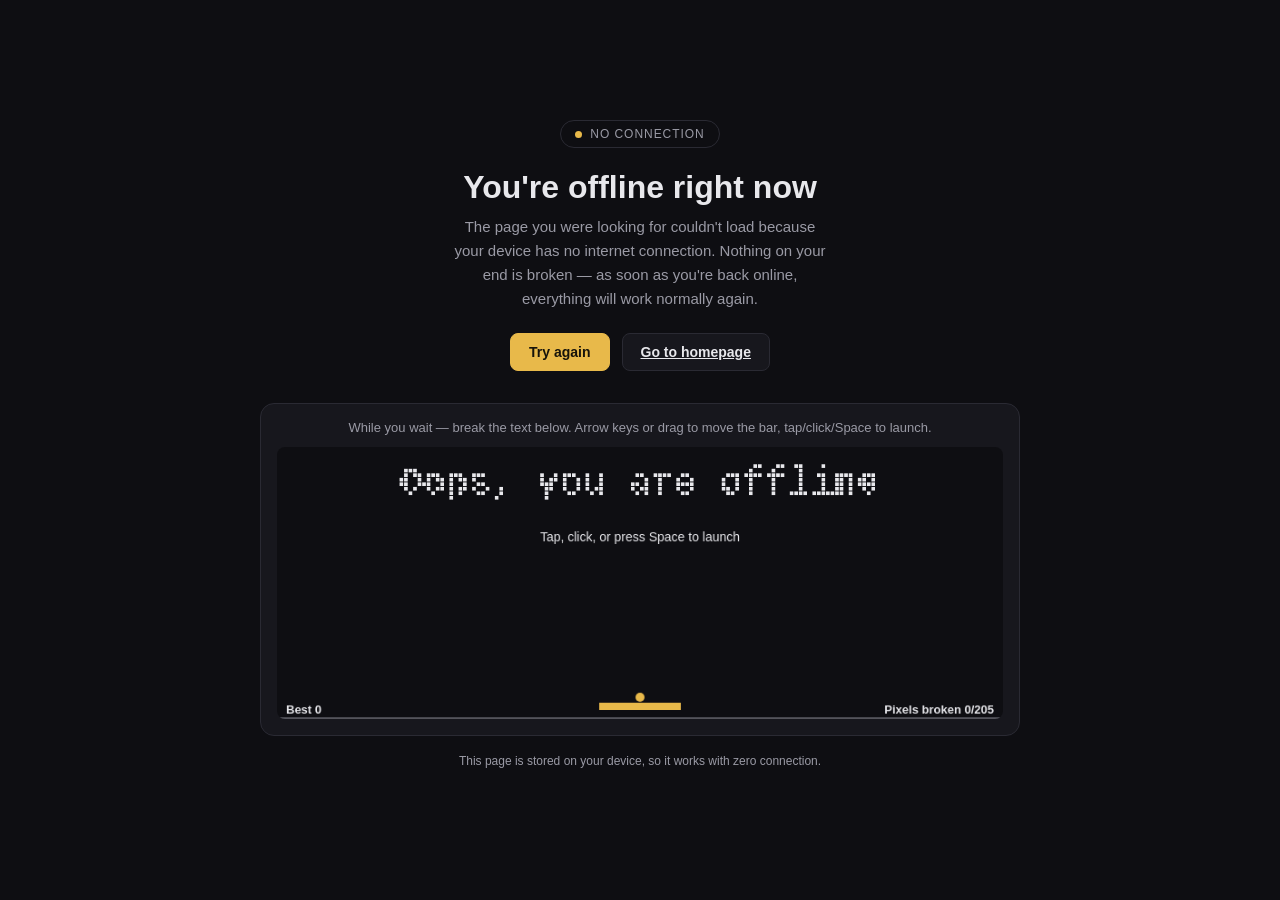
<file: offline.html>
<!DOCTYPE html>
<html lang="en">
<head>
<meta charset="utf-8">
<meta name="viewport" content="width=device-width, initial-scale=1">
<title>You're Offline</title>

<!-- This page should never appear in search results — it's a fallback,
     not real content, and it has no canonical URL of its own. -->
<meta name="robots" content="noindex, nofollow">

<link rel="stylesheet" href="offline.css">
</head>
<body>

  <div class="offline-wrap">

    <span class="offline-badge"><span class="offline-badge__dot" aria-hidden="true"></span>No connection</span>

    <h1 class="offline-title">You're offline right now</h1>
    <p class="offline-subtitle">
      The page you were looking for couldn't load because your device has no internet
      connection. Nothing on your end is broken — as soon as you're back online, everything
      will work normally again.
    </p>

    <div class="offline-actions">
      <button type="button" class="offline-btn offline-btn--primary" onclick="location.reload()">Try again</button>
      <a class="offline-btn" href=".">Go to homepage</a>
    </div>

    <div class="offline-game-card">
      <p class="offline-game-hint">While you wait — break the text below. Arrow keys or drag to move the bar, tap/click/Space to launch.</p>
      <canvas id="signal-runner" width="800" height="300" aria-label="Pixel Breaker: an offline mini-game. Use arrow keys or drag to move the paddle and keep the ball alive, breaking one pixel of the offline message per hit."></canvas>
    </div>

    <p class="offline-footnote">This page is stored on your device, so it works with zero connection.</p>

  </div>

<script src="offline-game.js" defer></script>
</body>
</html>
</file>
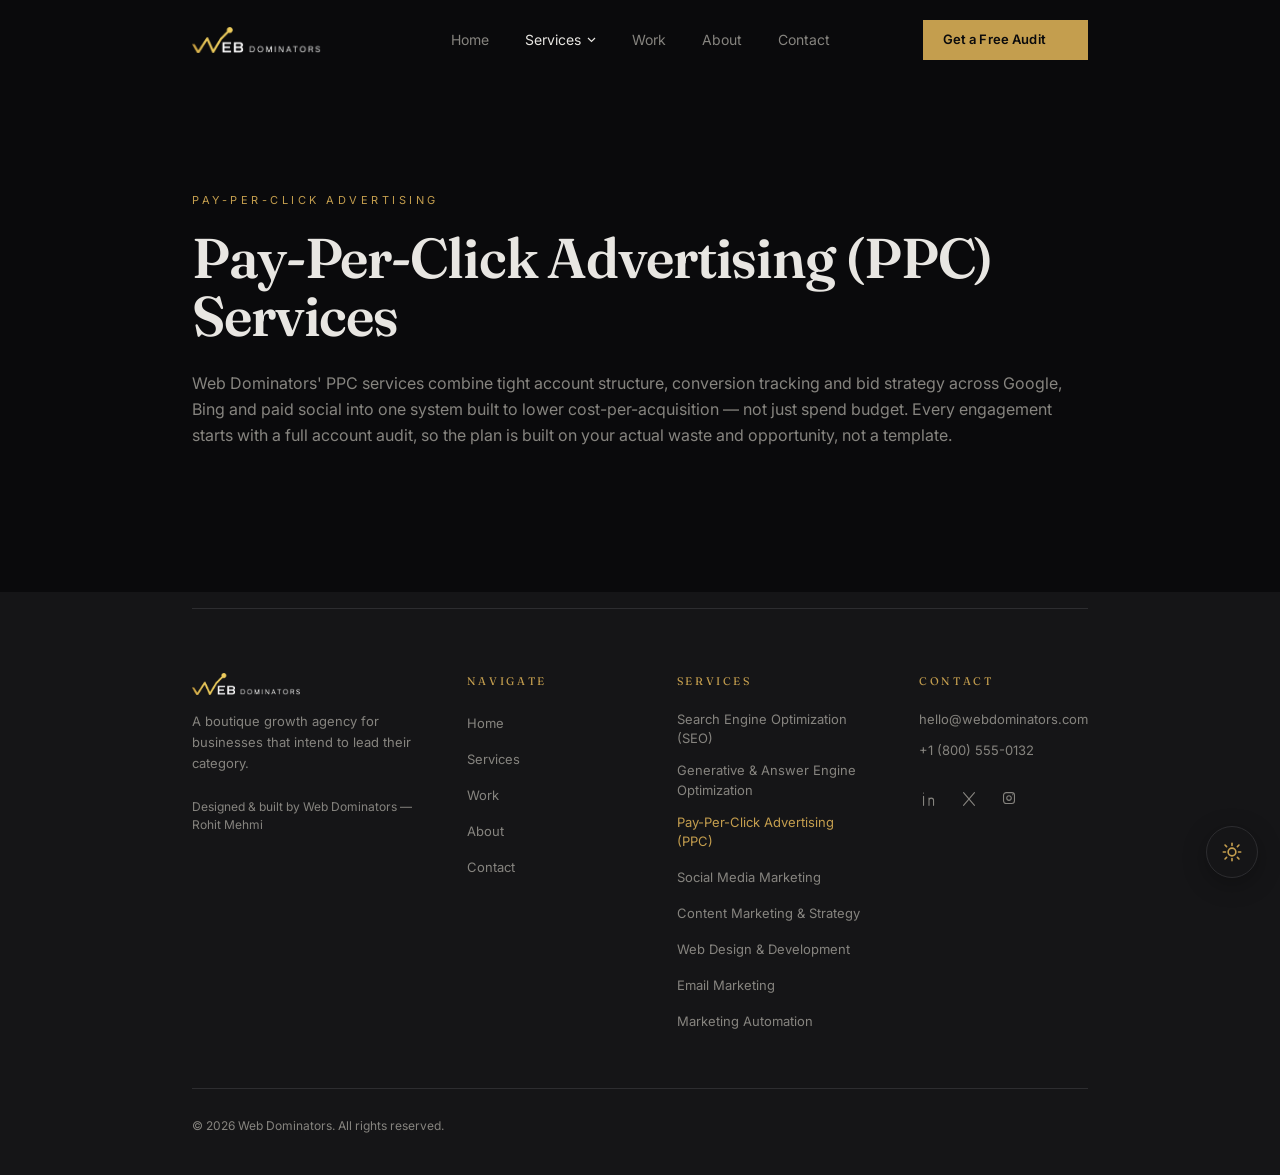
<file: ppc.html>
<!DOCTYPE html>
<html lang="en">

<head>
  <meta charset="utf-8">
  <meta name="viewport" content="width=device-width, initial-scale=1">
  <script>
    (function() {
      try {
        var t = localStorage.getItem("wd-theme");
        if (t === "light") {
          document.documentElement.setAttribute("data-theme", "light");
        }
      } catch (e) {}
    })();
  </script>
  <link rel="stylesheet" href="../styles.css">
  <link rel="stylesheet"
    href="https://fonts.googleapis.com/css2?family=Fraunces:opsz,wght@9..144,500;9..144,600;9..144,700&amp;family=Inter:wght@400;500;600&amp;display=swap">
  <title>PPC Services | Pay-Per-Click Advertising Agency — Web Dominators</title>
  <meta name="author" content="Web Dominators">
  <meta property="og:type" content="website">
  <meta name="twitter:card" content="summary_large_image">
  <meta name="description" content="PPC management built around cost-per-acquisition, not just spend — Google, Bing and paid social campaigns run as one system by Web Dominators.">
  <meta property="og:title" content="PPC Services | Pay-Per-Click Advertising Agency — Web Dominators">
  <meta property="og:description" content="PPC management built around cost-per-acquisition, not just spend — Google, Bing and paid social campaigns run as one system by Web Dominators.">
  <link rel="canonical" href="https://webdominators.com/services/ppc.html">
  <link rel="preconnect" href="https://fonts.googleapis.com">
  <link rel="preconnect" href="https://fonts.gstatic.com" crossorigin="anonymous">
  <link rel="icon" href="../favicon.ico" type="image/x-icon">

  <!-- Structured data: Service + Breadcrumb, for AI Overview / rich-result eligibility -->
  <script type="application/ld+json">
  {
    "@context": "https://schema.org",
    "@type": "Service",
    "serviceType": "Pay-Per-Click Advertising",
    "name": "Pay-Per-Click Advertising (PPC) Services",
    "description": "PPC management built around cost-per-acquisition, not just spend — Google, Bing and paid social campaigns run as one system by Web Dominators.",
    "provider": {
      "@type": "Organization",
      "name": "Web Dominators",
      "url": "https://webdominators.com",
      "email": "hello@webdominators.com"
    },
    "areaServed": "Worldwide"
  }
  </script>
  <script type="application/ld+json">
  {
    "@context": "https://schema.org",
    "@type": "BreadcrumbList",
    "itemListElement": [
      { "@type": "ListItem", "position": 1, "name": "Home", "item": "https://webdominators.com/" },
      { "@type": "ListItem", "position": 2, "name": "Services", "item": "https://webdominators.com/#services" },
      { "@type": "ListItem", "position": 3, "name": "Pay-Per-Click Advertising (PPC) Services", "item": "https://webdominators.com/services/ppc.html" }
    ]
  }
  </script>
</head>

<body>
  <div class="min-h-screen bg-background">
    <header id="site-header"
      class="fixed inset-x-0 top-0 z-50 transition-[background-color,border-color,backdrop-filter] duration-700 ease-expo border-b border-border/70 bg-[rgba(10,10,12,0.8)] backdrop-blur-xl">
      <div class="shell">
        <div
          class="shell-inner grid grid-cols-[minmax(0,1fr)_auto] items-center gap-4 py-4 md:grid-cols-[1fr_auto_1fr] md:py-5">
          <div class="enter min-w-0" style="animation-delay:80ms"><a href="../index.html#home"
              class="flex items-center gap-2.5 shrink-0"><img src="../logo.png" alt="Web Dominators" width="119"
                height="26" style="height:26px;width:auto;flex-shrink:0;"></a></div>
          <nav class="hidden items-center gap-9 justify-self-center md:flex"><a href="../index.html#home"
              class="enter link-underline text-sm text-muted-foreground" style="animation-delay:160ms">Home</a>
            <div id="services-dropdown" class="enter relative" style="animation-delay:240ms"><button
                class="link-underline flex items-center gap-1.5 text-sm text-foreground">Services<svg width="9"
                  height="6" viewBox="0 0 9 6" fill="none" aria-hidden="true">
                  <path d="M1 1l3.5 3.5L8 1" stroke="currentColor" stroke-width="1.2"></path>
                </svg></button>
              <div id="services-panel"
                class="absolute left-1/2 top-full w-[560px] -translate-x-1/2 pt-6 transition-all duration-500 ease-expo pointer-events-none translate-y-2 opacity-0">
                <div
                  class="grid grid-cols-2 gap-x-6 gap-y-1 rounded-md border border-border bg-surface/95 p-5 backdrop-blur-xl">
                  <a href="seo.html"
                    class="group rounded-sm px-3 py-2.5 transition-colors duration-500 ease-expo hover:bg-background/60"><span
                      class="block text-[13px] font-medium text-foreground">Search Engine Optimization (SEO)<span
                        class="mt-1 block h-px w-0 bg-accent transition-[width] duration-500 ease-expo group-hover:w-full"></span></span><span
                      class="mt-1 block text-[11.5px] text-muted-foreground">Rank higher, get found first</span></a>
                  <a href="../index.html#services"
                    class="group rounded-sm px-3 py-2.5 transition-colors duration-500 ease-expo hover:bg-background/60"><span
                      class="block text-[13px] font-medium text-foreground">Generative &amp; Answer Engine (GEO/AEO)<span
                        class="mt-1 block h-px w-0 bg-accent transition-[width] duration-500 ease-expo group-hover:w-full"></span></span><span
                      class="mt-1 block text-[11.5px] text-muted-foreground">Be the answer AI cites</span></a>
                  <a href="ppc.html"
                    class="group rounded-sm px-3 py-2.5 transition-colors duration-500 ease-expo hover:bg-background/60"><span
                      class="block text-[13px] font-medium text-accent">Pay-Per-Click Advertising (PPC)<span
                        class="mt-1 block h-px w-full bg-accent"></span></span><span
                      class="mt-1 block text-[11.5px] text-muted-foreground">Spend less, convert more</span></a>
                  <a href="../index.html#services"
                    class="group rounded-sm px-3 py-2.5 transition-colors duration-500 ease-expo hover:bg-background/60"><span
                      class="block text-[13px] font-medium text-foreground">Social Media Marketing<span
                        class="mt-1 block h-px w-0 bg-accent transition-[width] duration-500 ease-expo group-hover:w-full"></span></span><span
                      class="mt-1 block text-[11.5px] text-muted-foreground">Attention that converts</span></a>
                  <a href="../index.html#services"
                    class="group rounded-sm px-3 py-2.5 transition-colors duration-500 ease-expo hover:bg-background/60"><span
                      class="block text-[13px] font-medium text-foreground">Content Marketing &amp; Strategy<span
                        class="mt-1 block h-px w-0 bg-accent transition-[width] duration-500 ease-expo group-hover:w-full"></span></span><span
                      class="mt-1 block text-[11.5px] text-muted-foreground">Say something worth ranking</span></a>
                  <a href="../index.html#services"
                    class="group rounded-sm px-3 py-2.5 transition-colors duration-500 ease-expo hover:bg-background/60"><span
                      class="block text-[13px] font-medium text-foreground">Web Design &amp; Development<span
                        class="mt-1 block h-px w-0 bg-accent transition-[width] duration-500 ease-expo group-hover:w-full"></span></span><span
                      class="mt-1 block text-[11.5px] text-muted-foreground">Fast, sharp, built to sell</span></a>
                  <a href="../index.html#services"
                    class="group rounded-sm px-3 py-2.5 transition-colors duration-500 ease-expo hover:bg-background/60"><span
                      class="block text-[13px] font-medium text-foreground">Email Marketing<span
                        class="mt-1 block h-px w-0 bg-accent transition-[width] duration-500 ease-expo group-hover:w-full"></span></span><span
                      class="mt-1 block text-[11.5px] text-muted-foreground">Own the channel you rent least</span></a>
                  <a href="../index.html#services"
                    class="group rounded-sm px-3 py-2.5 transition-colors duration-500 ease-expo hover:bg-background/60"><span
                      class="block text-[13px] font-medium text-foreground">Marketing Automation<span
                        class="mt-1 block h-px w-0 bg-accent transition-[width] duration-500 ease-expo group-hover:w-full"></span></span><span
                      class="mt-1 block text-[11.5px] text-muted-foreground">Let the system do the follow-up</span></a>
                </div>
              </div>
            </div><a href="../index.html#work" class="enter link-underline text-sm text-muted-foreground"
              style="animation-delay:320ms">Work</a><a href="../index.html#process"
              class="enter link-underline text-sm text-muted-foreground" style="animation-delay:400ms">About</a><a
              href="../index.html#contact" class="enter link-underline text-sm text-muted-foreground"
              style="animation-delay:480ms">Contact</a>
          </nav>
          <div class="hidden justify-self-end md:block"><a href="../index.html#contact"
              class="enter btn-gold btn-audit inline-flex rounded-sm px-5 py-2.5 text-[13px]" style="animation-delay:560ms">Get a
              Free Audit <span class="rank-badge" aria-hidden="true"><span class="rank-hash">#</span><span class="rank-slot"><span class="rank-strip"><span>9</span><span>8</span><span>7</span><span>6</span><span>5</span><span>4</span><span>3</span><span>2</span><span>1</span></span></span></span></a></div><button id="mobile-menu-btn" aria-label="Menu"
            class="justify-self-end md:hidden"><span class="block h-px w-6 bg-foreground"></span><span
              class="mt-1.5 block h-px w-6 bg-foreground"></span></button>
        </div>
      </div>
    </header>
    <div id="mobile-overlay"
      class="fixed inset-0 z-50 bg-background transition-transform duration-700 ease-expo md:hidden -translate-y-full">
      <div class="flex h-full flex-col px-6 py-5">
        <div class="flex items-center justify-between"><a href="../index.html#home"
            class="flex items-center gap-2.5 shrink-0"><img src="../logo.png" alt="Web Dominators" width="119"
              height="26" style="height:26px;width:auto;flex-shrink:0;"></a><button id="mobile-close-btn"
            aria-label="Close menu" class="p-2"><svg width="18" height="18" viewBox="0 0 18 18" aria-hidden="true">
              <path d="M1 1l16 16M17 1L1 17" stroke="var(--foreground)" stroke-width="1.2"></path>
            </svg></button></div>
        <div class="mt-14 flex flex-col items-center gap-7 overflow-y-auto text-center"><a href="../index.html#home"
            class="font-display text-2xl">Home</a>
          <div class="w-full"><button id="mobile-acc-btn"
              class="mx-auto flex items-center gap-2 font-display text-2xl">Services<span id="mobile-acc-icon"
                class="text-accent transition-transform duration-500 ease-expo ">+</span></button>
            <div id="mobile-acc-panel" class="grid transition-[grid-template-rows,opacity] duration-500 ease-expo"
              style="grid-template-rows:0fr;opacity:0">
              <div class="overflow-hidden">
                <div class="flex flex-col gap-3 pt-5"><a href="seo.html" class="text-sm text-muted-foreground">Search Engine Optimization (SEO)</a><a href="../index.html#services" class="text-sm text-muted-foreground">Generative &amp; Answer Engine Optimization</a><a href="ppc.html" class="text-sm text-accent">Pay-Per-Click Advertising (PPC)</a><a href="../index.html#services" class="text-sm text-muted-foreground">Social Media Marketing</a><a href="../index.html#services" class="text-sm text-muted-foreground">Content Marketing &amp; Strategy</a><a href="../index.html#services" class="text-sm text-muted-foreground">Web Design &amp; Development</a><a href="../index.html#services" class="text-sm text-muted-foreground">Email Marketing</a><a href="../index.html#services" class="text-sm text-muted-foreground">Marketing Automation</a></div>
              </div>
            </div>
          </div><a href="../index.html#work" class="font-display text-2xl">Work</a><a href="../index.html#process"
            class="font-display text-2xl">About</a><a href="../index.html#contact" class="font-display text-2xl">Contact</a><a
            href="../index.html#contact" class="btn-gold btn-audit mt-4 rounded-sm px-6 py-3 text-sm">Get a Free Audit <span class="rank-badge" aria-hidden="true"><span class="rank-hash">#</span><span class="rank-slot"><span class="rank-strip"><span>9</span><span>8</span><span>7</span><span>6</span><span>5</span><span>4</span><span>3</span><span>2</span><span>1</span></span></span></span></a>
        </div>
      </div>
    </div>

    <main>

      <!-- ============ HERO ============ -->
      <section class="relative overflow-hidden pb-24 pt-36 lg:pb-36 lg:pt-48">
        <div class="shell">
          <div class="shell-inner">
            <div class="min-w-0 max-w-3xl">
              <p class="enter text-[11px] uppercase tracking-[0.32em] text-accent" style="animation-delay:120ms">
                Pay-Per-Click Advertising</p>
              <h1 class="enter mt-5 font-display text-[40px] font-semibold leading-[1.05] tracking-[-0.02em] sm:text-[56px]"
                style="animation-delay:200ms">Pay-Per-Click Advertising (PPC) Services</h1>
              <p class="enter mt-6 max-w-[70ch] text-[16px] leading-relaxed text-muted-foreground"
                style="animation-delay:280ms">Web Dominators' PPC services combine tight account structure, conversion tracking and bid strategy across Google, Bing and paid social into one system built to lower cost-per-acquisition — not just spend budget. Every engagement starts with a full account audit, so the plan is built on your actual waste and opportunity, not a template.</p>
            </div>
          </div>
        </div>
      </section>

    </main>

    <footer class="bg-surface pb-10 pt-4">
      <div class="shell">
        <div class="shell-inner">
          <div class="grid gap-12 border-t border-border pt-16 md:grid-cols-2 lg:grid-cols-[1.4fr_1fr_1.2fr_1fr]">
            <div>
              <div class="flex items-center gap-2.5"><img src="../logo.png" alt="Web Dominators" width="101" height="22"
                  style="height:22px;width:auto;flex-shrink:0;"></div>
              <p class="mt-4 max-w-[34ch] text-[13px] leading-relaxed text-muted-foreground">A boutique growth agency
                for businesses that intend to lead their category.</p>
              <p class="mt-6 text-[12px] text-muted-foreground">Designed &amp; built by Web Dominators — Rohit Mehmi</p>
            </div>
            <div>
              <h3 class="text-[11px] uppercase tracking-[0.24em] text-accent">Navigate</h3>
              <ul class="mt-5 space-y-3">
                <li><a href="../index.html#home" class="link-underline text-[13px] text-muted-foreground">Home</a></li>
                <li><a href="../index.html#services" class="link-underline text-[13px] text-muted-foreground">Services</a></li>
                <li><a href="../index.html#work" class="link-underline text-[13px] text-muted-foreground">Work</a></li>
                <li><a href="../index.html#process" class="link-underline text-[13px] text-muted-foreground">About</a></li>
                <li><a href="../index.html#contact" class="link-underline text-[13px] text-muted-foreground">Contact</a></li>
              </ul>
            </div>
            <div>
              <h3 class="text-[11px] uppercase tracking-[0.24em] text-accent">Services</h3>
              <ul class="mt-5 space-y-3">
                <li><a href="seo.html" class="link-underline text-[13px] text-muted-foreground">Search Engine Optimization (SEO)</a></li>
                <li><a href="../index.html#services" class="link-underline text-[13px] text-muted-foreground">Generative &amp; Answer Engine Optimization</a></li>
                <li><a href="ppc.html" class="link-underline text-[13px] text-accent">Pay-Per-Click Advertising (PPC)</a></li>
                <li><a href="../index.html#services" class="link-underline text-[13px] text-muted-foreground">Social Media Marketing</a></li>
                <li><a href="../index.html#services" class="link-underline text-[13px] text-muted-foreground">Content Marketing &amp; Strategy</a></li>
                <li><a href="../index.html#services" class="link-underline text-[13px] text-muted-foreground">Web Design &amp; Development</a></li>
                <li><a href="../index.html#services" class="link-underline text-[13px] text-muted-foreground">Email Marketing</a></li>
                <li><a href="../index.html#services" class="link-underline text-[13px] text-muted-foreground">Marketing Automation</a></li>
              </ul>
            </div>
            <div>
              <h3 class="text-[11px] uppercase tracking-[0.24em] text-accent">Contact</h3>
              <ul class="mt-5 space-y-3 text-[13px] text-muted-foreground">
                <li><a href="mailto:hello@webdominators.com" class="link-underline">hello@webdominators.com</a></li>
                <li><a href="tel:+18005550132" class="link-underline">+1 (800) 555-0132</a></li>
              </ul>
              <div class="mt-7 flex gap-5"><a href="../index.html#contact" aria-label="LinkedIn"
                  class="text-muted-foreground transition-colors duration-500 ease-expo hover:text-accent"><svg
                    width="20" height="20" viewBox="0 0 20 22" fill="none" stroke="currentColor" stroke-width="1.2"
                    stroke-linecap="round" stroke-linejoin="round">
                    <path d="M4 8v10M4 4.5v.01M10 18v-5.5a2.5 2.5 0 015 0V18M10 18v-8"></path>
                  </svg></a><a href="../index.html#contact" aria-label="X"
                  class="text-muted-foreground transition-colors duration-500 ease-expo hover:text-accent"><svg
                    width="20" height="20" viewBox="0 0 20 22" fill="none" stroke="currentColor" stroke-width="1.2"
                    stroke-linecap="round" stroke-linejoin="round">
                    <path d="M4 4l12 14M16 4L4 18"></path>
                  </svg></a><a href="../index.html#contact" aria-label="Instagram"
                  class="text-muted-foreground transition-colors duration-500 ease-expo hover:text-accent"><svg
                    width="20" height="20" viewBox="0 0 20 22" fill="none" stroke="currentColor" stroke-width="1.2"
                    stroke-linecap="round" stroke-linejoin="round">
                    <path
                      d="M4 7a3 3 0 013-3h6a3 3 0 013 3v6a3 3 0 01-3 3H7a3 3 0 01-3-3zM10 7.5a2.5 2.5 0 100 5 2.5 2.5 0 000-5M14 6.4v.01">
                    </path>
                  </svg></a></div>
            </div>
          </div>
          <div class="mt-14 border-t border-border pt-7">
            <p class="text-[12px] text-muted-foreground">© 2026 Web Dominators. All rights reserved.</p>
          </div>
        </div>
      </div>
    </footer>
  </div><button id="theme-toggle" class="theme-toggle" aria-label="Toggle light and dark mode" type="button"><svg
      class="theme-toggle-icon theme-toggle-sun" viewBox="0 0 24 24" fill="none" stroke="currentColor"
      stroke-width="1.8" stroke-linecap="round" stroke-linejoin="round" aria-hidden="true">
      <circle cx="12" cy="12" r="4.2"></circle>
      <path
        d="M12 2.5v2.4M12 19.1v2.4M4.4 4.4l1.7 1.7M17.9 17.9l1.7 1.7M2.5 12h2.4M19.1 12h2.4M4.4 19.6l1.7-1.7M17.9 6.1l1.7-1.7">
      </path>
    </svg><svg class="theme-toggle-icon theme-toggle-moon" viewBox="0 0 24 24" fill="none" stroke="currentColor"
      stroke-width="1.8" stroke-linecap="round" stroke-linejoin="round" aria-hidden="true">
      <path d="M20 14.5A8.5 8.5 0 1 1 9.5 4a6.8 6.8 0 0 0 10.5 10.5z"></path>
    </svg></button>
  <script src="../script.js"></script>
</body>

</html>
</file>
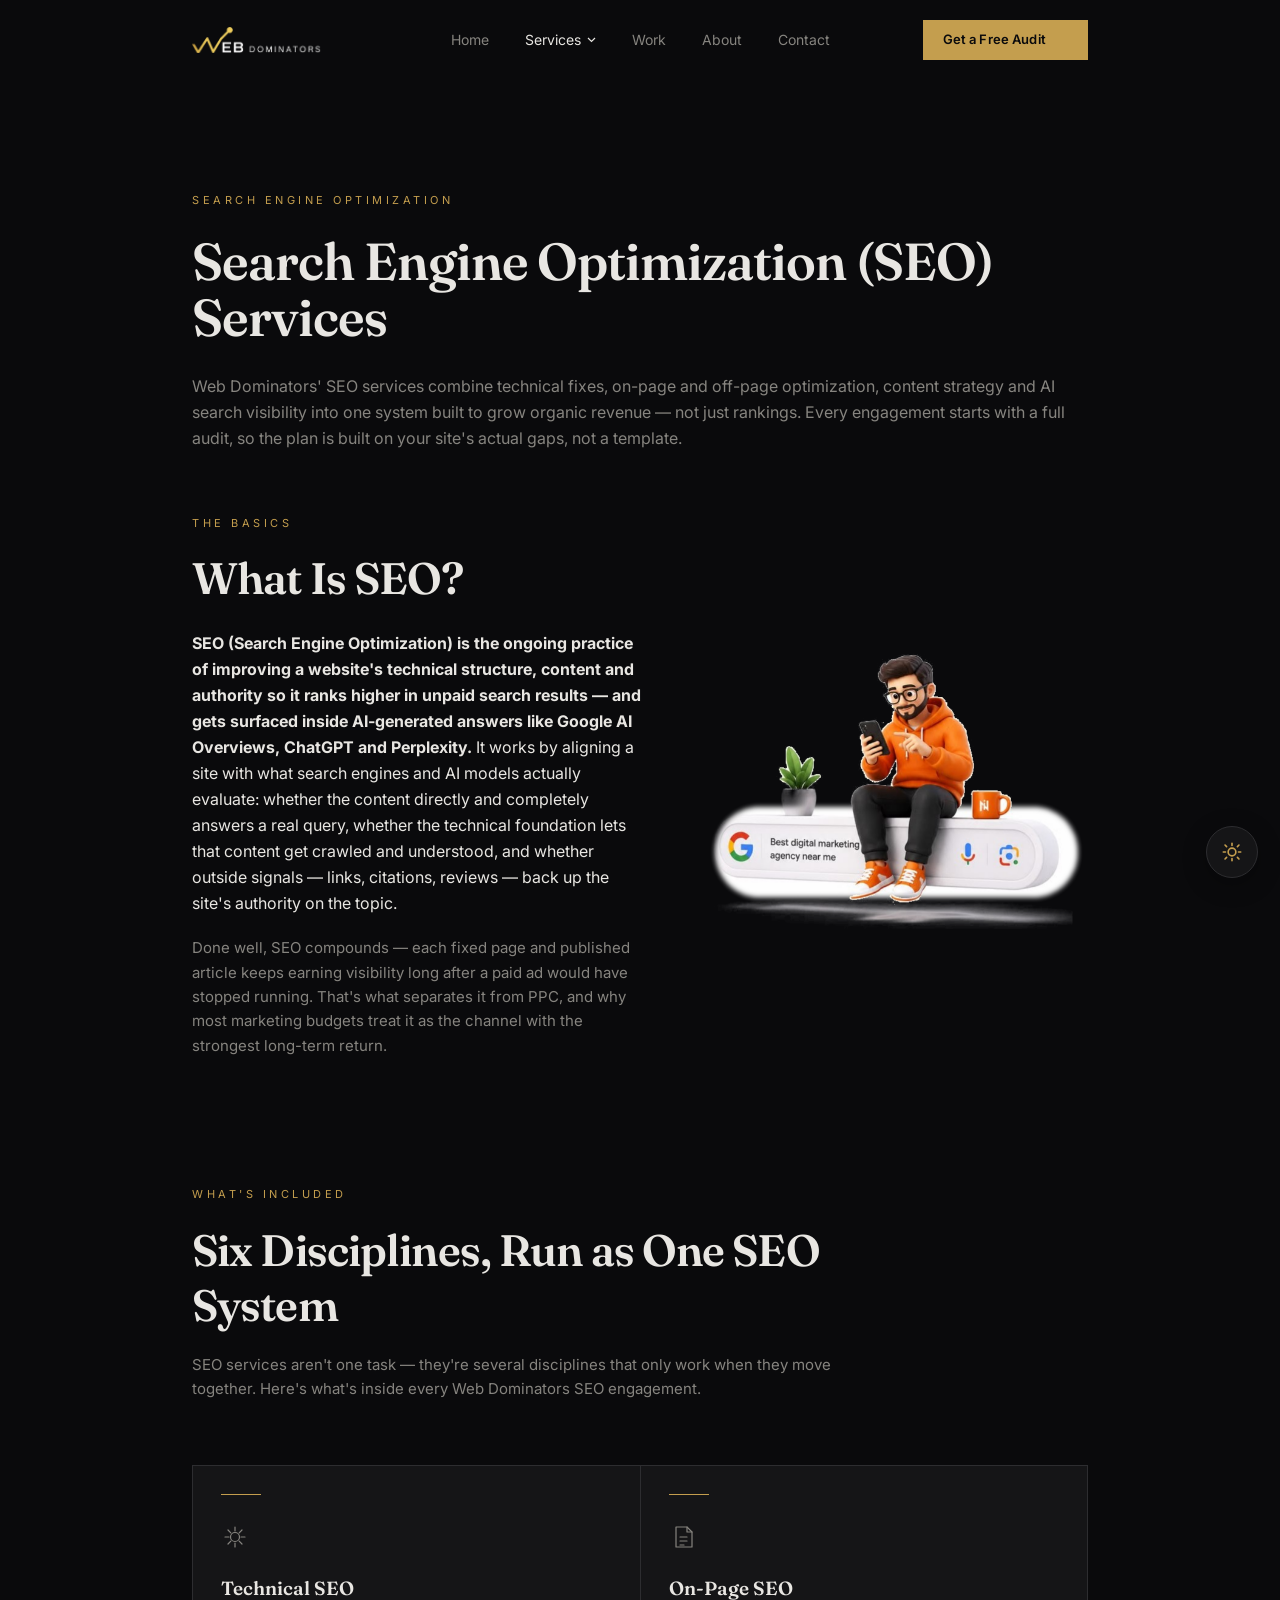
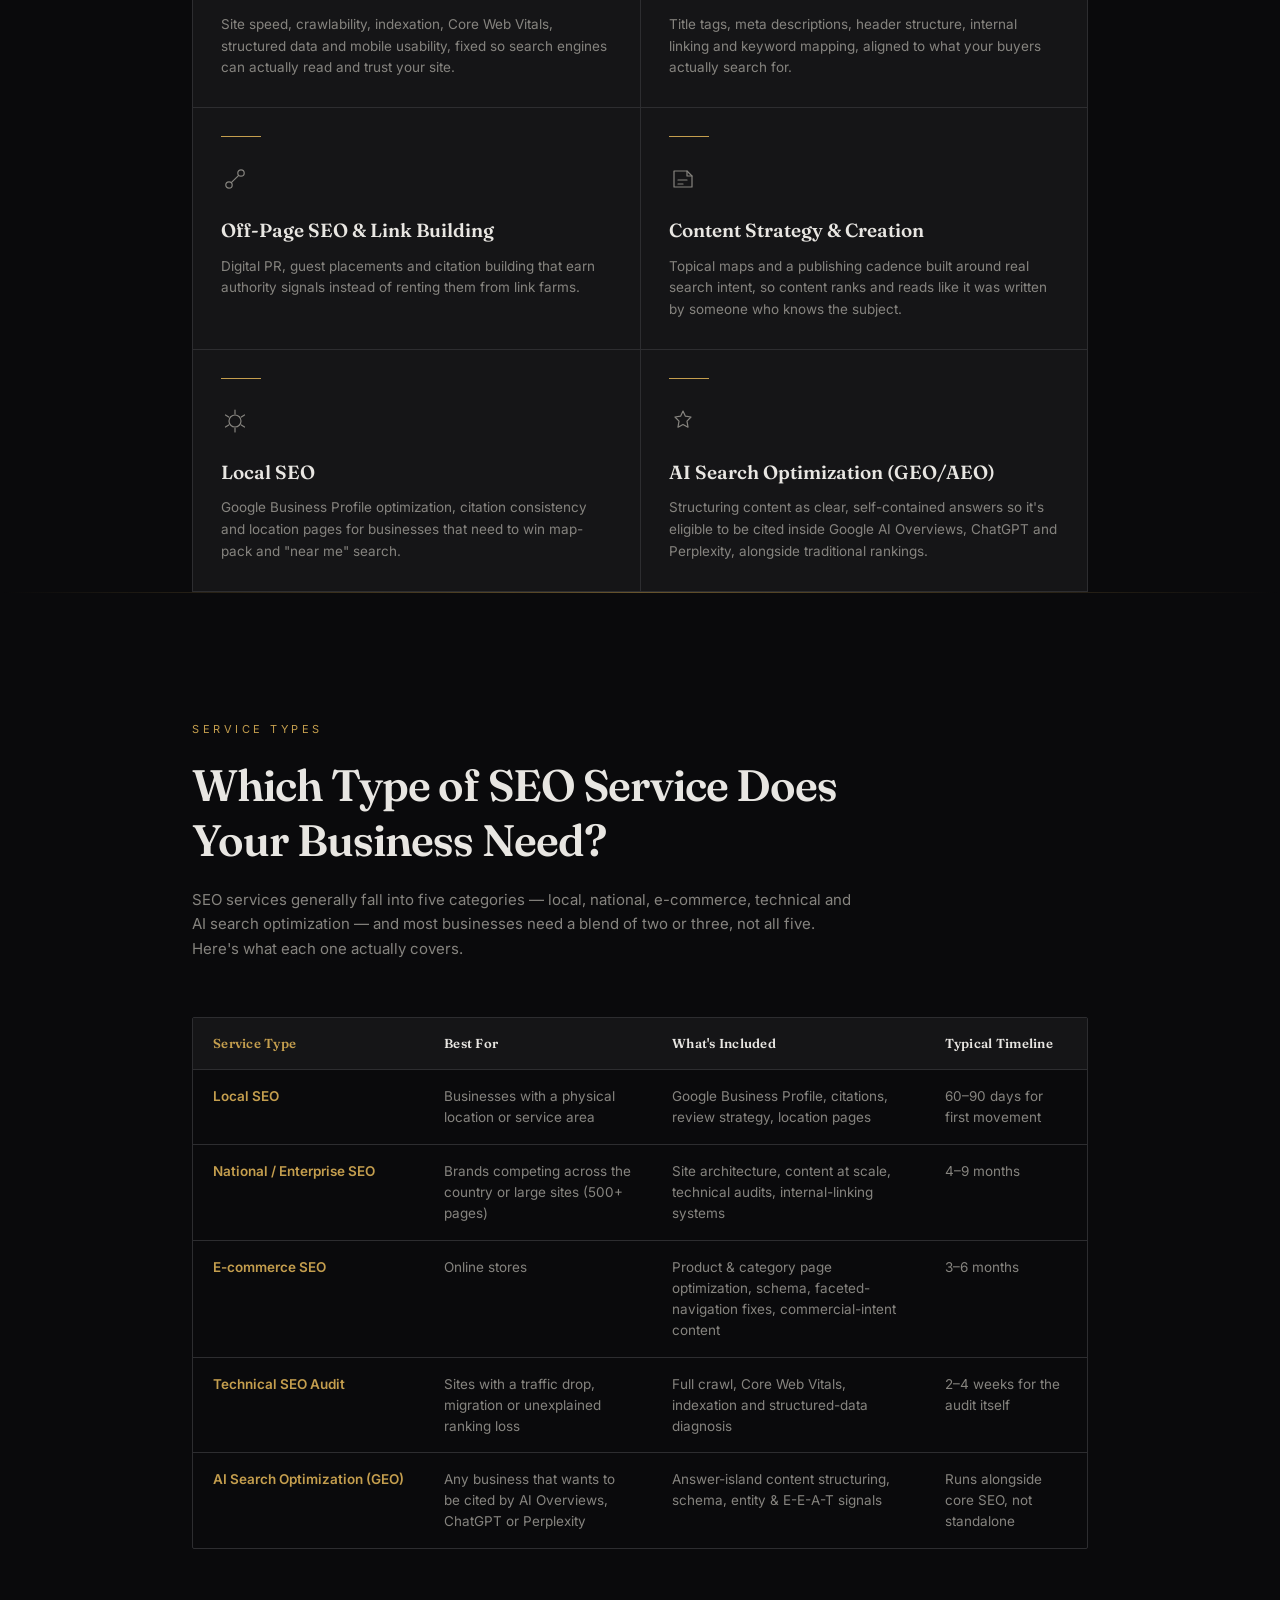
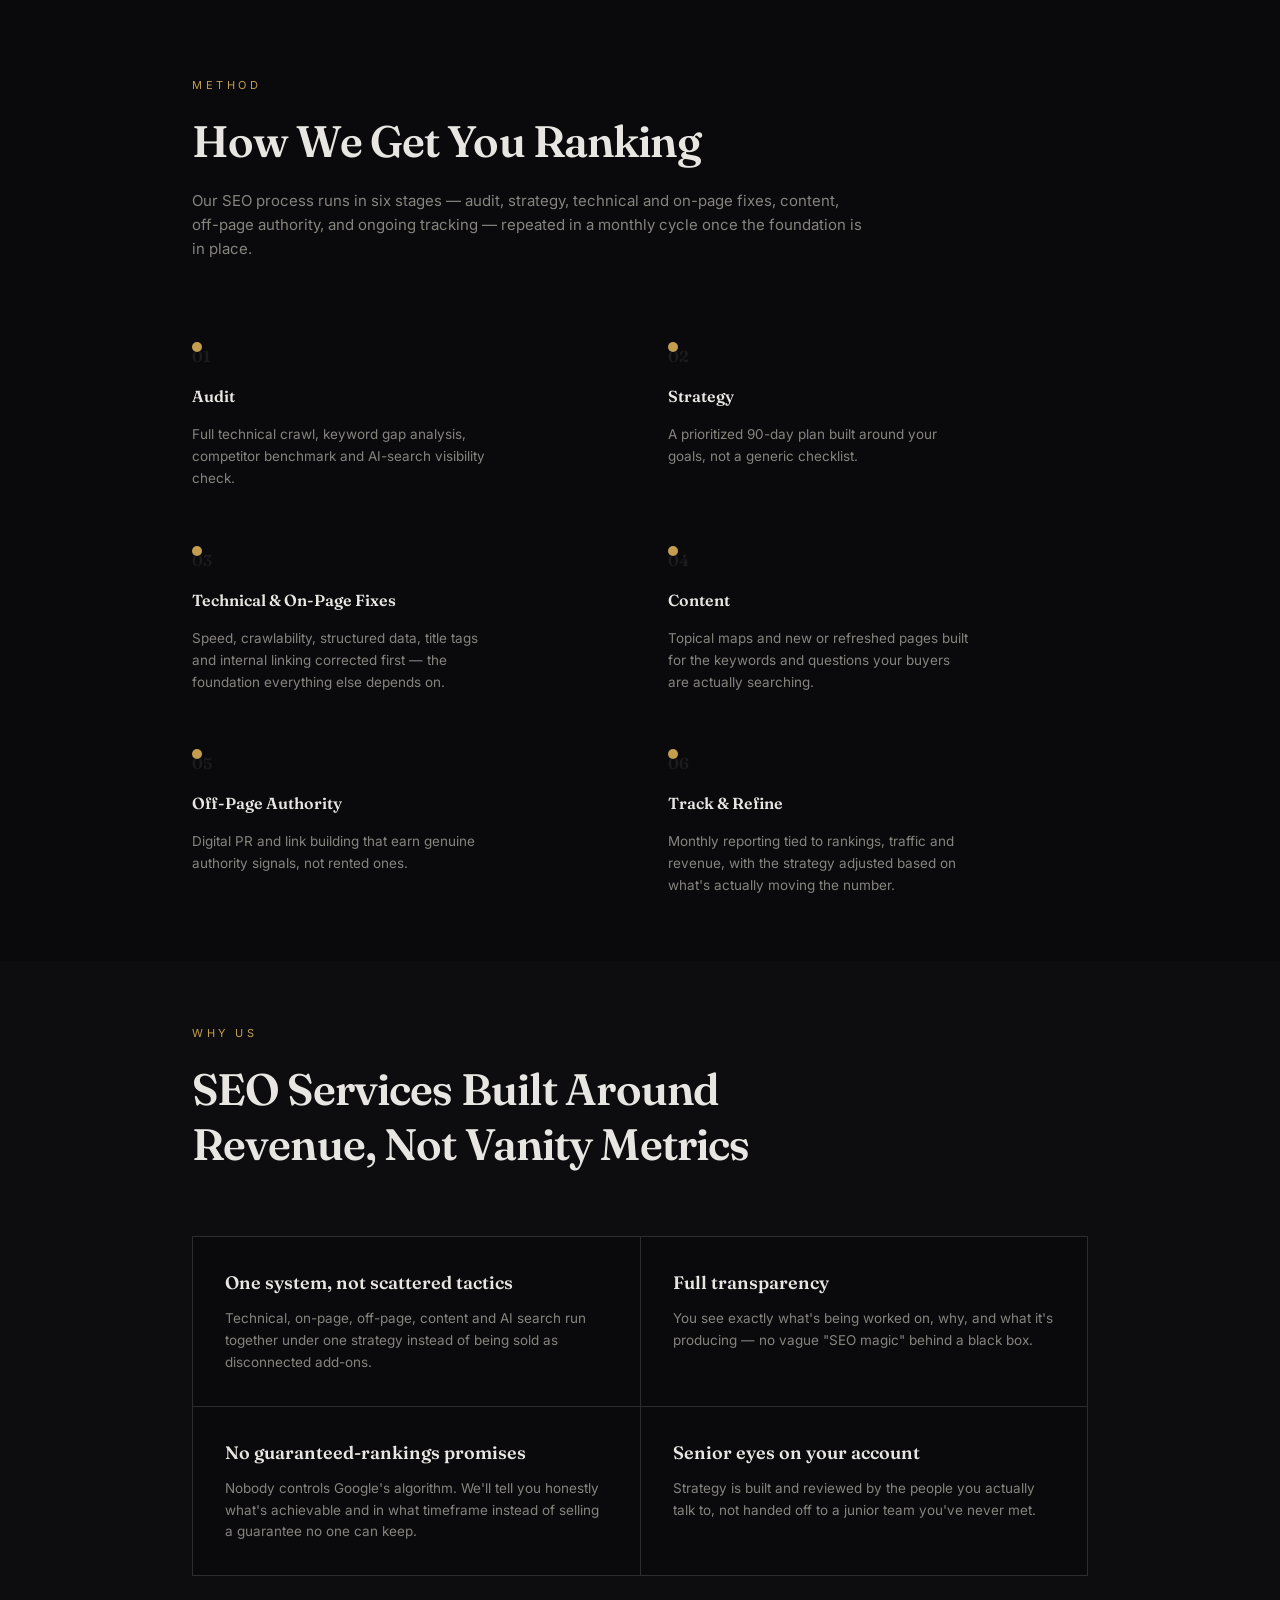
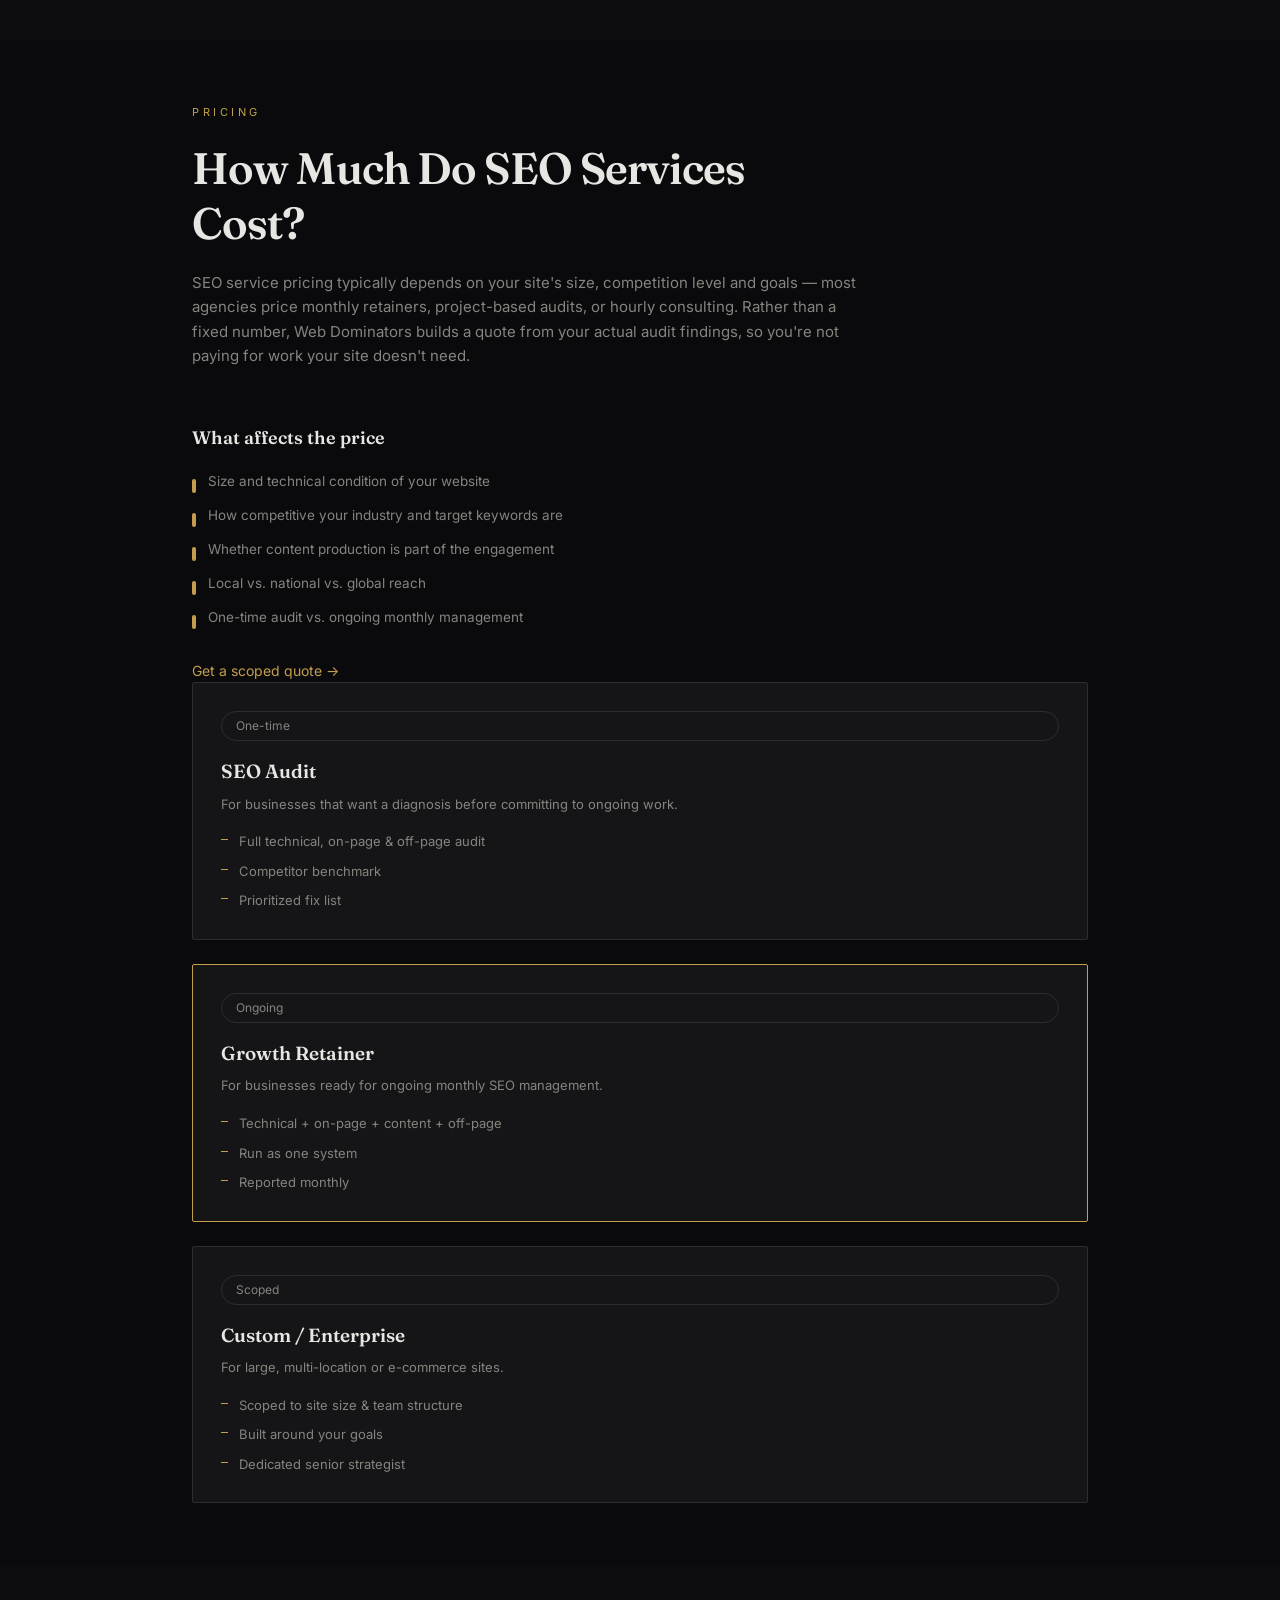
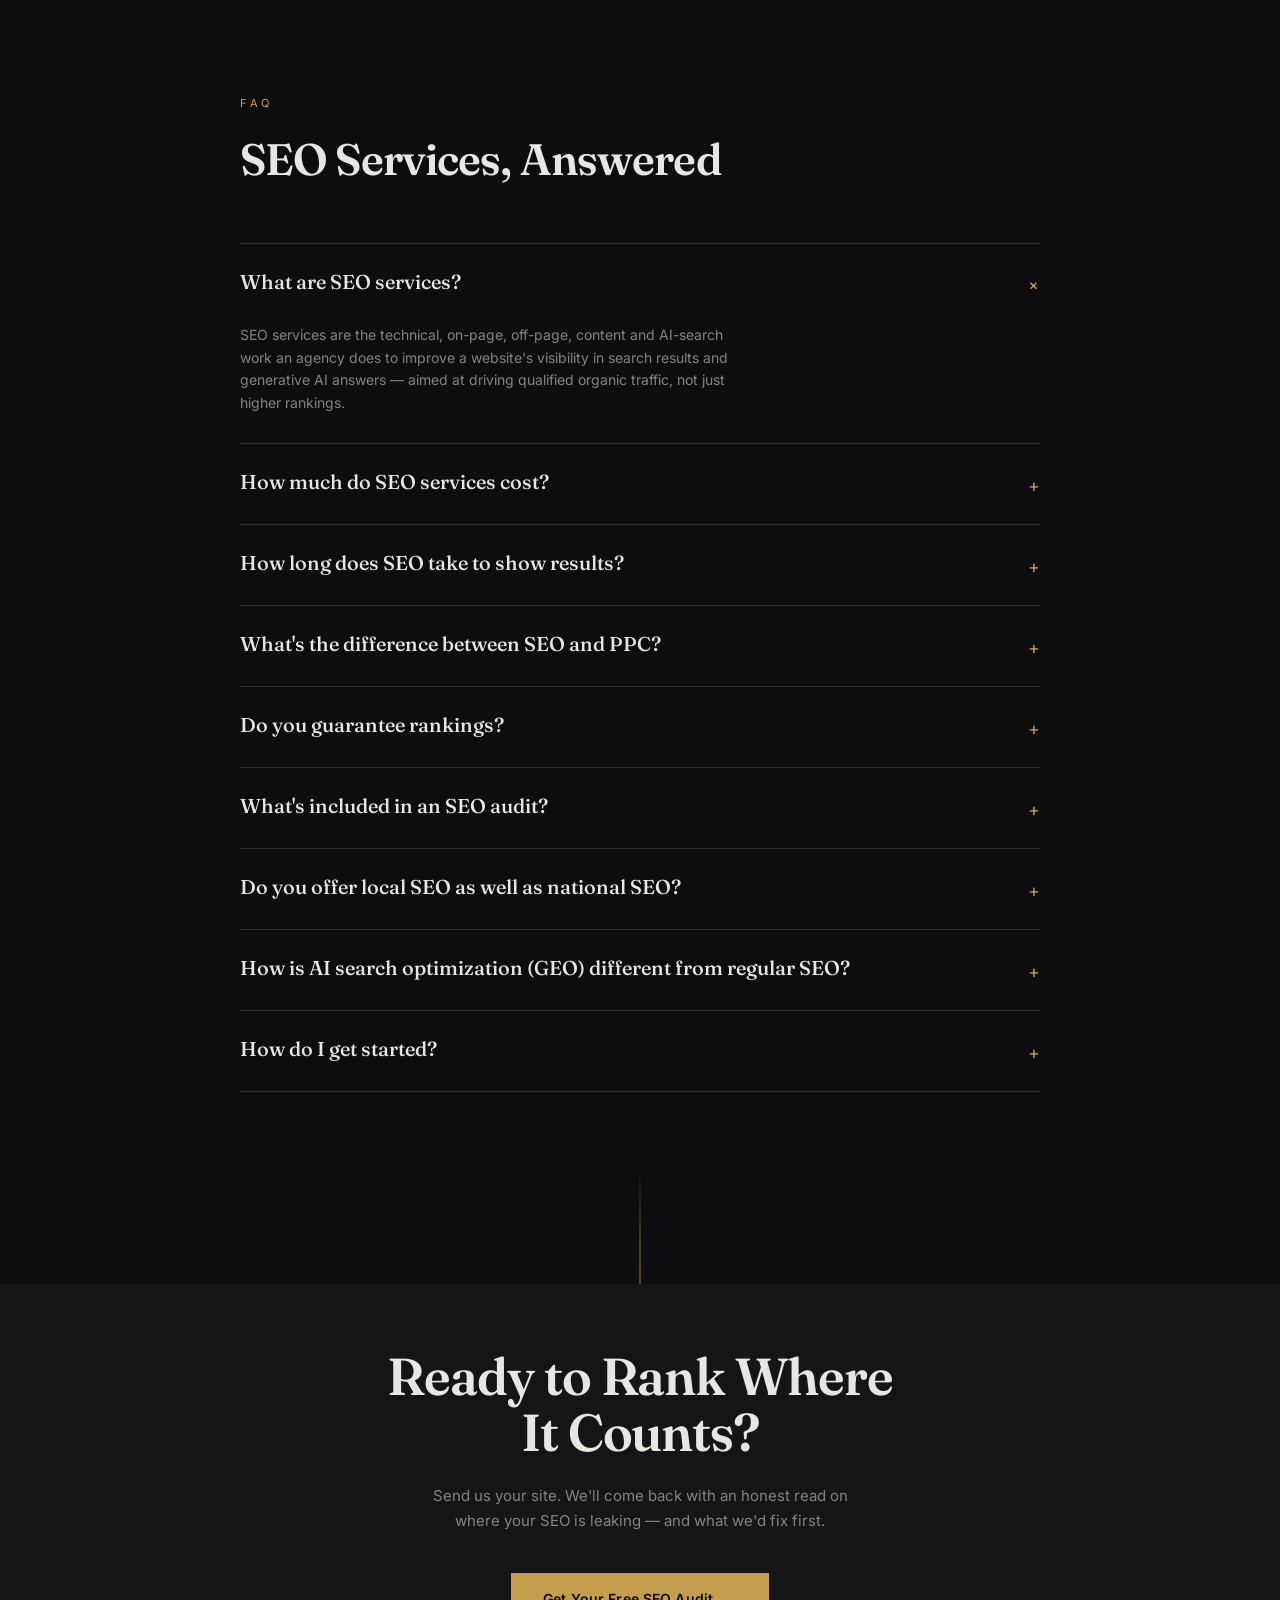
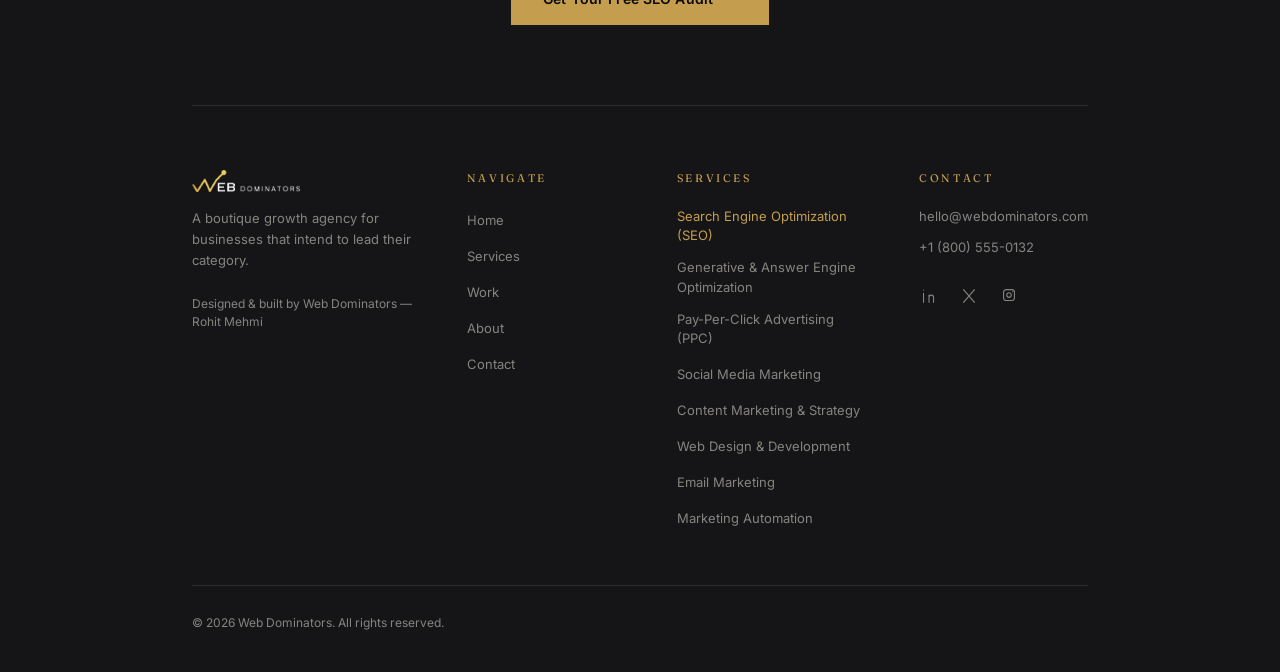
<file: seo-services.html>
<!DOCTYPE html>
<html lang="en">

<head>
  <meta charset="utf-8">
  <meta name="viewport" content="width=device-width, initial-scale=1">
  <script>
    (function() {
      try {
        var t = localStorage.getItem("wd-theme");
        if (t === "light") {
          document.documentElement.setAttribute("data-theme", "light");
        }
      } catch (e) {}
    })();
  </script>
  <link rel="stylesheet" href="styles.css">
  <link rel="stylesheet"
    href="https://fonts.googleapis.com/css2?family=Fraunces:opsz,wght@9..144,500;9..144,600;9..144,700&amp;family=Inter:wght@400;500;600&amp;display=swap">
  <title>SEO Services | Search Engine Optimization Agency — Web Dominators</title>
  <meta name="author" content="Web Dominators">
  <meta property="og:type" content="website">
  <meta name="twitter:card" content="summary_large_image">
  <meta name="description"
    content="SEO services built around revenue, not vanity rankings — technical, on-page, off-page, content and AI search, run as one system by Web Dominators.">
  <meta property="og:title" content="SEO Services | Search Engine Optimization Agency — Web Dominators">
  <meta property="og:description"
    content="SEO services built around revenue, not vanity rankings — technical, on-page, off-page, content and AI search, run as one system by Web Dominators.">
  <link rel="canonical" href="https://webdominators.com/seo-services.html">
  <link rel="preconnect" href="https://fonts.googleapis.com">
  <link rel="preconnect" href="https://fonts.gstatic.com" crossorigin="anonymous">
  <link rel="icon" href="favicon.ico" type="image/x-icon">

  <!-- Structured data: Service + FAQPage + Breadcrumb, for AI Overview / rich-result eligibility -->
  <script type="application/ld+json">
  {
    "@context": "https://schema.org",
    "@type": "Service",
    "serviceType": "Search Engine Optimization",
    "name": "SEO Services",
    "description": "Technical, on-page, off-page, content and AI search optimization delivered as one system to grow organic traffic and revenue.",
    "provider": {
      "@type": "Organization",
      "name": "Web Dominators",
      "url": "https://webdominators.com",
      "email": "hello@webdominators.com"
    },
    "areaServed": "Worldwide",
    "hasOfferCatalog": {
      "@type": "OfferCatalog",
      "name": "SEO Services",
      "itemListElement": [
        { "@type": "Offer", "itemOffered": { "@type": "Service", "name": "Technical SEO" } },
        { "@type": "Offer", "itemOffered": { "@type": "Service", "name": "On-Page SEO" } },
        { "@type": "Offer", "itemOffered": { "@type": "Service", "name": "Off-Page SEO & Link Building" } },
        { "@type": "Offer", "itemOffered": { "@type": "Service", "name": "Content Strategy & Creation" } },
        { "@type": "Offer", "itemOffered": { "@type": "Service", "name": "Local SEO" } },
        { "@type": "Offer", "itemOffered": { "@type": "Service", "name": "AI Search Optimization (GEO/AEO)" } }
      ]
    }
  }
  </script>
  <script type="application/ld+json">
  {
    "@context": "https://schema.org",
    "@type": "DefinedTerm",
    "name": "SEO",
    "alternateName": "Search Engine Optimization",
    "description": "SEO (Search Engine Optimization) is the ongoing practice of improving a website's technical structure, content and authority so it ranks higher in unpaid search results and gets surfaced inside AI-generated answers like Google AI Overviews, ChatGPT and Perplexity.",
    "inDefinedTermSet": "https://webdominators.com/seo-services.html"
  }
  </script>
  <script type="application/ld+json">
  {
    "@context": "https://schema.org",
    "@type": "BreadcrumbList",
    "itemListElement": [
      { "@type": "ListItem", "position": 1, "name": "Home", "item": "https://webdominators.com/" },
      { "@type": "ListItem", "position": 2, "name": "Services", "item": "https://webdominators.com/#services" },
      { "@type": "ListItem", "position": 3, "name": "SEO Services", "item": "https://webdominators.com/seo-services.html" }
    ]
  }
  </script>
  <script type="application/ld+json">
  {
    "@context": "https://schema.org",
    "@type": "FAQPage",
    "mainEntity": [
      {
        "@type": "Question",
        "name": "What are SEO services?",
        "acceptedAnswer": { "@type": "Answer", "text": "SEO services are the technical, on-page, off-page, content and AI-search work an agency does to improve a website's visibility in search results and generative AI answers, aimed at driving qualified organic traffic rather than just higher rankings." }
      },
      {
        "@type": "Question",
        "name": "How much do SEO services cost?",
        "acceptedAnswer": { "@type": "Answer", "text": "It depends on your site's size, competition and goals — pricing is usually a monthly retainer, a one-time audit, or a scoped project. We quote after an audit, not before one." }
      },
      {
        "@type": "Question",
        "name": "How long does SEO take to show results?",
        "acceptedAnswer": { "@type": "Answer", "text": "Technical and on-page fixes can move rankings within 4-8 weeks. Meaningful, compounding organic traffic typically builds over 4-7 months, depending on competition." }
      },
      {
        "@type": "Question",
        "name": "What's the difference between SEO and PPC?",
        "acceptedAnswer": { "@type": "Answer", "text": "SEO earns organic rankings over time and compounds; PPC buys immediate visibility that stops the moment you stop paying. Most businesses benefit from both, run together rather than as a choice between them." }
      },
      {
        "@type": "Question",
        "name": "Do you guarantee rankings?",
        "acceptedAnswer": { "@type": "Answer", "text": "No - and any agency that does is either overpromising or cutting corners with tactics that risk a penalty. We commit to a transparent process and honest reporting instead." }
      },
      {
        "@type": "Question",
        "name": "What's included in an SEO audit?",
        "acceptedAnswer": { "@type": "Answer", "text": "A technical crawl, keyword and AI-search visibility gap analysis, competitor benchmark and a prioritized plan - yours to keep whether or not you continue working with us." }
      },
      {
        "@type": "Question",
        "name": "Do you offer local SEO as well as national SEO?",
        "acceptedAnswer": { "@type": "Answer", "text": "Yes. Local SEO (Google Business Profile, citations, location pages) and national/enterprise SEO are both part of our service range, often combined for businesses with both a storefront and a national online presence." }
      },
      {
        "@type": "Question",
        "name": "How is AI search optimization (GEO) different from regular SEO?",
        "acceptedAnswer": { "@type": "Answer", "text": "GEO structures content so AI systems like Google AI Overviews, ChatGPT and Perplexity can cite it directly, while traditional SEO focuses on organic rankings. We run them together since both rely on the same technical and content foundation." }
      },
      {
        "@type": "Question",
        "name": "How do I get started?",
        "acceptedAnswer": { "@type": "Answer", "text": "Send us your site for a free audit. You'll get a prioritized, honest read on where you're losing visibility and what we'd fix first - no obligation to continue." }
      }
    ]
  }
  </script>

  <style>
    /* Scoped additions for this page only — built from the site's existing
       CSS variables so they follow the same dark/light theme automatically. */
    .svc-table-wrap { overflow-x: auto; border: 1px solid var(--border); border-radius: 2px; }
    .svc-table { width: 100%; border-collapse: collapse; min-width: 720px; font-size: 13.5px; }
    .svc-table th, .svc-table td { padding: 16px 20px; text-align: left; vertical-align: top; border-bottom: 1px solid var(--border); }
    .svc-table thead th { font-family: Fraunces, Georgia, serif; font-weight: 600; font-size: 13px; letter-spacing: 0.02em; color: var(--foreground); background: var(--surface); }
    .svc-table tbody tr:last-child td { border-bottom: none; }
    .svc-table tbody tr:hover { background: color-mix(in oklab, var(--surface) 60%, transparent); }
    .svc-table td:first-child, .svc-table th:first-child { color: var(--accent); font-weight: 600; white-space: nowrap; }
    .svc-table td { color: var(--muted-text); line-height: 1.55; }

    .svc-pill { display: inline-flex; align-items: center; border: 1px solid var(--border); border-radius: 999px; padding: 5px 14px; font-size: 12px; color: var(--muted-text); }

    .svc-tier { border: 1px solid var(--border); background: var(--surface); padding: 28px; border-radius: 2px; display: flex; flex-direction: column; height: 100%; }
    .svc-tier h3 { font-family: Fraunces, Georgia, serif; font-weight: 600; font-size: 19px; color: var(--foreground); }
    .svc-tier p { margin-top: 8px; font-size: 13px; color: var(--muted-text); line-height: 1.6; }
    .svc-tier ul { margin-top: 18px; display: flex; flex-direction: column; gap: 10px; flex: 1; }
    .svc-tier li { font-size: 13px; color: var(--muted-text); padding-left: 18px; position: relative; line-height: 1.5; }
    .svc-tier li:before { content: ""; position: absolute; left: 0; top: 7px; width: 7px; height: 1px; background: var(--accent); }
  </style>
</head>

<body>
  <div class="min-h-screen bg-background">
    <header id="site-header"
      class="fixed inset-x-0 top-0 z-50 transition-[background-color,border-color,backdrop-filter] duration-700 ease-expo border-b border-border/70 bg-[rgba(10,10,12,0.8)] backdrop-blur-xl">
      <div class="shell">
        <div
          class="shell-inner grid grid-cols-[minmax(0,1fr)_auto] items-center gap-4 py-4 md:grid-cols-[1fr_auto_1fr] md:py-5">
          <div class="enter min-w-0" style="animation-delay:80ms"><a href="index.html#home"
              class="flex items-center gap-2.5 shrink-0"><img src="logo.png" alt="Web Dominators" width="119"
                height="26" style="height:26px;width:auto;flex-shrink:0;"></a></div>
          <nav class="hidden items-center gap-9 justify-self-center md:flex"><a href="index.html#home"
              class="enter link-underline text-sm text-muted-foreground" style="animation-delay:160ms">Home</a>
            <div id="services-dropdown" class="enter relative" style="animation-delay:240ms"><button
                class="link-underline flex items-center gap-1.5 text-sm text-foreground">Services<svg width="9"
                  height="6" viewBox="0 0 9 6" fill="none" aria-hidden="true">
                  <path d="M1 1l3.5 3.5L8 1" stroke="currentColor" stroke-width="1.2"></path>
                </svg></button>
              <div id="services-panel"
                class="absolute left-1/2 top-full w-[560px] -translate-x-1/2 pt-6 transition-all duration-500 ease-expo pointer-events-none translate-y-2 opacity-0">
                <div
                  class="grid grid-cols-2 gap-x-6 gap-y-1 rounded-md border border-border bg-surface/95 p-5 backdrop-blur-xl">
                  <a href="seo-services.html"
                    class="group rounded-sm px-3 py-2.5 transition-colors duration-500 ease-expo hover:bg-background/60"><span
                      class="block text-[13px] font-medium text-accent">Search Engine Optimization (SEO)<span
                        class="mt-1 block h-px w-full bg-accent"></span></span><span
                      class="mt-1 block text-[11.5px] text-muted-foreground">Rank higher, get found first</span></a><a
                    href="index.html#services"
                    class="group rounded-sm px-3 py-2.5 transition-colors duration-500 ease-expo hover:bg-background/60"><span
                      class="block text-[13px] font-medium text-foreground">Generative &amp; Answer Engine
                      (GEO/AEO)<span
                        class="mt-1 block h-px w-0 bg-accent transition-[width] duration-500 ease-expo group-hover:w-full"></span></span><span
                      class="mt-1 block text-[11.5px] text-muted-foreground">Be the answer AI cites</span></a><a
                    href="index.html#services"
                    class="group rounded-sm px-3 py-2.5 transition-colors duration-500 ease-expo hover:bg-background/60"><span
                      class="block text-[13px] font-medium text-foreground">Pay-Per-Click Advertising (PPC)<span
                        class="mt-1 block h-px w-0 bg-accent transition-[width] duration-500 ease-expo group-hover:w-full"></span></span><span
                      class="mt-1 block text-[11.5px] text-muted-foreground">Spend less, convert more</span></a><a
                    href="index.html#services"
                    class="group rounded-sm px-3 py-2.5 transition-colors duration-500 ease-expo hover:bg-background/60"><span
                      class="block text-[13px] font-medium text-foreground">Social Media Marketing<span
                        class="mt-1 block h-px w-0 bg-accent transition-[width] duration-500 ease-expo group-hover:w-full"></span></span><span
                      class="mt-1 block text-[11.5px] text-muted-foreground">Attention that converts</span></a><a
                    href="index.html#services"
                    class="group rounded-sm px-3 py-2.5 transition-colors duration-500 ease-expo hover:bg-background/60"><span
                      class="block text-[13px] font-medium text-foreground">Content Marketing &amp; Strategy<span
                        class="mt-1 block h-px w-0 bg-accent transition-[width] duration-500 ease-expo group-hover:w-full"></span></span><span
                      class="mt-1 block text-[11.5px] text-muted-foreground">Say something worth ranking</span></a><a
                    href="index.html#services"
                    class="group rounded-sm px-3 py-2.5 transition-colors duration-500 ease-expo hover:bg-background/60"><span
                      class="block text-[13px] font-medium text-foreground">Web Design &amp; Development<span
                        class="mt-1 block h-px w-0 bg-accent transition-[width] duration-500 ease-expo group-hover:w-full"></span></span><span
                      class="mt-1 block text-[11.5px] text-muted-foreground">Fast, sharp, built to sell</span></a><a
                    href="index.html#services"
                    class="group rounded-sm px-3 py-2.5 transition-colors duration-500 ease-expo hover:bg-background/60"><span
                      class="block text-[13px] font-medium text-foreground">Email Marketing<span
                        class="mt-1 block h-px w-0 bg-accent transition-[width] duration-500 ease-expo group-hover:w-full"></span></span><span
                      class="mt-1 block text-[11.5px] text-muted-foreground">Own the channel you rent least</span></a><a
                    href="index.html#services"
                    class="group rounded-sm px-3 py-2.5 transition-colors duration-500 ease-expo hover:bg-background/60"><span
                      class="block text-[13px] font-medium text-foreground">Marketing Automation<span
                        class="mt-1 block h-px w-0 bg-accent transition-[width] duration-500 ease-expo group-hover:w-full"></span></span><span
                      class="mt-1 block text-[11.5px] text-muted-foreground">Let the system do the follow-up</span></a>
                </div>
              </div>
            </div><a href="index.html#work" class="enter link-underline text-sm text-muted-foreground"
              style="animation-delay:320ms">Work</a><a href="index.html#process"
              class="enter link-underline text-sm text-muted-foreground" style="animation-delay:400ms">About</a><a
              href="#contact" class="enter link-underline text-sm text-muted-foreground"
              style="animation-delay:480ms">Contact</a>
          </nav>
          <div class="hidden justify-self-end md:block"><a href="#contact"
              class="enter btn-gold btn-audit inline-flex rounded-sm px-5 py-2.5 text-[13px]" style="animation-delay:560ms">Get a
              Free Audit <span class="rank-badge" aria-hidden="true"><span class="rank-hash">#</span><span class="rank-slot"><span class="rank-strip"><span>9</span><span>8</span><span>7</span><span>6</span><span>5</span><span>4</span><span>3</span><span>2</span><span>1</span></span></span></span></a></div><button id="mobile-menu-btn" aria-label="Menu"
            class="justify-self-end md:hidden"><span class="block h-px w-6 bg-foreground"></span><span
              class="mt-1.5 block h-px w-6 bg-foreground"></span></button>
        </div>
      </div>
    </header>
    <div id="mobile-overlay"
      class="fixed inset-0 z-50 bg-background transition-transform duration-700 ease-expo md:hidden -translate-y-full">
      <div class="flex h-full flex-col px-6 py-5">
        <div class="flex items-center justify-between"><a href="index.html#home"
            class="flex items-center gap-2.5 shrink-0"><img src="logo.png" alt="Web Dominators" width="119"
              height="26" style="height:26px;width:auto;flex-shrink:0;"></a><button id="mobile-close-btn"
            aria-label="Close menu" class="p-2"><svg width="18" height="18" viewBox="0 0 18 18" aria-hidden="true">
              <path d="M1 1l16 16M17 1L1 17" stroke="var(--foreground)" stroke-width="1.2"></path>
            </svg></button></div>
        <div class="mt-14 flex flex-col items-center gap-7 overflow-y-auto text-center"><a href="index.html#home"
            class="font-display text-2xl">Home</a>
          <div class="w-full"><button id="mobile-acc-btn"
              class="mx-auto flex items-center gap-2 font-display text-2xl">Services<span id="mobile-acc-icon"
                class="text-accent transition-transform duration-500 ease-expo ">+</span></button>
            <div id="mobile-acc-panel" class="grid transition-[grid-template-rows,opacity] duration-500 ease-expo"
              style="grid-template-rows:0fr;opacity:0">
              <div class="overflow-hidden">
                <div class="flex flex-col gap-3 pt-5"><a href="seo-services.html"
                    class="text-sm text-accent">Search Engine Optimization (SEO)</a><a href="index.html#services"
                    class="text-sm text-muted-foreground">Generative &amp; Answer Engine Optimization</a><a
                    href="index.html#services" class="text-sm text-muted-foreground">Pay-Per-Click Advertising
                    (PPC)</a><a href="index.html#services" class="text-sm text-muted-foreground">Social Media
                    Marketing</a><a href="index.html#services" class="text-sm text-muted-foreground">Content
                    Marketing &amp; Strategy</a><a href="index.html#services" class="text-sm
                    text-muted-foreground">Web Design &amp; Development</a><a href="index.html#services"
                    class="text-sm text-muted-foreground">Email Marketing</a><a href="index.html#services"
                    class="text-sm text-muted-foreground">Marketing Automation</a></div>
              </div>
            </div>
          </div><a href="index.html#work" class="font-display text-2xl">Work</a><a href="index.html#process"
            class="font-display text-2xl">About</a><a href="#contact" class="font-display text-2xl">Contact</a><a
            href="#contact" class="btn-gold btn-audit mt-4 rounded-sm px-6 py-3 text-sm">Get a Free Audit <span class="rank-badge" aria-hidden="true"><span class="rank-hash">#</span><span class="rank-slot"><span class="rank-strip"><span>9</span><span>8</span><span>7</span><span>6</span><span>5</span><span>4</span><span>3</span><span>2</span><span>1</span></span></span></span></a>
        </div>
      </div>
    </div>

    <main>
      <!-- ============ HERO ============ -->
      <section class="relative overflow-hidden pb-14 pt-36 lg:pb-20 lg:pt-48">
        <div class="shell">
          <div class="shell-inner">
            <p class="enter text-[11px] uppercase tracking-[0.32em] text-accent" style="animation-delay:80ms">
              Search Engine Optimization</p>
            <h1
              class="enter mt-6 max-w-[20ch] font-display text-[38px] font-semibold leading-[1.08] tracking-[-0.02em] text-foreground sm:text-[52px] lg:text-[62px]"
              style="animation-delay:180ms">Search Engine Optimization (SEO) Services</h1>
            <p class="enter mt-7 max-w-[64ch] text-[15.5px] leading-relaxed text-muted-foreground"
              style="animation-delay:300ms">Web Dominators' SEO services combine technical fixes, on-page and
              off-page optimization, content strategy and AI search visibility into one system built to grow
              organic revenue — not just rankings. Every engagement starts with a full audit, so the plan is built
              on your site's actual gaps, not a template.</p>
          </div>
        </div>
      </section>

      <!-- ============ WHAT IS SEO ============ -->
      <section class="section-y relative">
        <div class="shell">
          <div class="shell-inner">
            <div class="wis-grid">
              <div>
                <p class="enter text-[11px] uppercase tracking-[0.32em] text-accent" style="animation-delay:80ms">
                  The Basics</p>
                <h2 class="enter mt-5 font-display text-[34px] font-semibold leading-tight tracking-[-0.02em] sm:text-[44px]"
                  style="animation-delay:160ms">What Is SEO?</h2>
                <p class="enter mt-6 max-w-[62ch] text-[15.5px] leading-relaxed text-foreground"
                  style="animation-delay:240ms"><strong>SEO (Search Engine Optimization) is the ongoing practice of
                    improving a website's technical structure, content and authority so it ranks higher in unpaid
                    search results — and gets surfaced inside AI-generated answers like Google AI Overviews, ChatGPT
                    and Perplexity.</strong> It works by aligning a site with what search engines and AI models
                  actually evaluate: whether the content directly and completely answers a real query, whether the
                  technical foundation lets that content get crawled and understood, and whether outside signals —
                  links, citations, reviews — back up the site's authority on the topic.</p>
                <p class="enter mt-5 max-w-[62ch] text-[15px] leading-relaxed text-muted-foreground"
                  style="animation-delay:320ms">Done well, SEO compounds — each fixed page and published article
                  keeps earning visibility long after a paid ad would have stopped running. That's what separates it
                  from PPC, and why most marketing budgets treat it as the channel with the strongest long-term
                  return.</p>
              </div>
              <div class="enter wis-figure" style="animation-delay:400ms"><img class="wis-float" src="what-is-seo.png"
                  alt="Illustration of a person searching &quot;best digital marketing agency near me&quot; on Google, representing what SEO helps a business get found for"
                  loading="lazy" width="636" height="469"></div>
            </div>
          </div>
        </div>
      </section>

      <!-- ============ WHAT'S INCLUDED ============ -->
      <section id="services" class="section-y relative">
        <div class="shell">
          <div class="shell-inner">
            <div class="max-w-2xl">
              <p class="text-[11px] uppercase tracking-[0.32em] text-accent">What's Included</p>
              <h2 class="mt-5 font-display text-[34px] font-semibold leading-tight tracking-[-0.02em] sm:text-[44px]">
                Six Disciplines, Run as One SEO System</h2>
              <p class="mt-5 max-w-[56ch] text-[15px] leading-relaxed text-muted-foreground">SEO services aren't one
                task — they're several disciplines that only work when they move together. Here's what's inside
                every Web Dominators SEO engagement.</p>
            </div>
            <div id="services-reveal"
              class="mt-16 grid gap-px border border-border bg-border sm:grid-cols-2 lg:grid-cols-3">

              <article class="rise group relative bg-surface p-7 transition-colors duration-700 ease-expo hover:bg-[#17171b]"
                style="transition-delay:0ms"><span
                  class="block h-px w-10 bg-accent transition-[width] duration-700 ease-expo group-hover:w-20"></span><svg
                  viewBox="0 0 28 28"
                  class="mt-7 h-7 w-7 text-muted-foreground transition-colors duration-700 ease-expo group-hover:text-accent"
                  fill="none" stroke="currentColor" stroke-width="1.2" stroke-linecap="round" stroke-linejoin="round"
                  aria-hidden="true">
                  <g>
                    <path d="M14 4v4M14 20v4M4 14h4M20 14h4M7 7l2.8 2.8M18.2 18.2L21 21M21 7l-2.8 2.8M9.8 18.2L7 21"></path>
                    <circle cx="14" cy="14" r="4.5"></circle>
                  </g>
                </svg>
                <h3 class="mt-6 font-display text-[19px] font-semibold leading-snug text-foreground">Technical SEO</h3>
                <p class="mt-3 text-[13.5px] leading-relaxed text-muted-foreground">Site speed, crawlability,
                  indexation, Core Web Vitals, structured data and mobile usability, fixed so search engines can
                  actually read and trust your site.</p>
              </article>

              <article class="rise group relative bg-surface p-7 transition-colors duration-700 ease-expo hover:bg-[#17171b]"
                style="transition-delay:60ms"><span
                  class="block h-px w-10 bg-accent transition-[width] duration-700 ease-expo group-hover:w-20"></span><svg
                  viewBox="0 0 28 28"
                  class="mt-7 h-7 w-7 text-muted-foreground transition-colors duration-700 ease-expo group-hover:text-accent"
                  fill="none" stroke="currentColor" stroke-width="1.2" stroke-linecap="round" stroke-linejoin="round"
                  aria-hidden="true">
                  <g>
                    <path d="M7 4h11l5 5v15H7z"></path>
                    <path d="M18 4v5h5"></path>
                    <path d="M11 14h7M11 18h7M11 22h4"></path>
                  </g>
                </svg>
                <h3 class="mt-6 font-display text-[19px] font-semibold leading-snug text-foreground">On-Page SEO</h3>
                <p class="mt-3 text-[13.5px] leading-relaxed text-muted-foreground">Title tags, meta descriptions,
                  header structure, internal linking and keyword mapping, aligned to what your buyers actually
                  search for.</p>
              </article>

              <article class="rise group relative bg-surface p-7 transition-colors duration-700 ease-expo hover:bg-[#17171b]"
                style="transition-delay:120ms"><span
                  class="block h-px w-10 bg-accent transition-[width] duration-700 ease-expo group-hover:w-20"></span><svg
                  viewBox="0 0 28 28"
                  class="mt-7 h-7 w-7 text-muted-foreground transition-colors duration-700 ease-expo group-hover:text-accent"
                  fill="none" stroke="currentColor" stroke-width="1.2" stroke-linecap="round" stroke-linejoin="round"
                  aria-hidden="true">
                  <g>
                    <circle cx="8" cy="20" r="3.2"></circle>
                    <circle cx="20" cy="8" r="3.2"></circle>
                    <path d="M10.3 17.7L17.7 10.3"></path>
                  </g>
                </svg>
                <h3 class="mt-6 font-display text-[19px] font-semibold leading-snug text-foreground">Off-Page SEO
                  &amp; Link Building</h3>
                <p class="mt-3 text-[13.5px] leading-relaxed text-muted-foreground">Digital PR, guest placements and
                  citation building that earn authority signals instead of renting them from link farms.</p>
              </article>

              <article class="rise group relative bg-surface p-7 transition-colors duration-700 ease-expo hover:bg-[#17171b]"
                style="transition-delay:180ms"><span
                  class="block h-px w-10 bg-accent transition-[width] duration-700 ease-expo group-hover:w-20"></span><svg
                  viewBox="0 0 28 28"
                  class="mt-7 h-7 w-7 text-muted-foreground transition-colors duration-700 ease-expo group-hover:text-accent"
                  fill="none" stroke="currentColor" stroke-width="1.2" stroke-linecap="round" stroke-linejoin="round"
                  aria-hidden="true">
                  <g>
                    <path d="M5 6h13l5 5v11H5z"></path>
                    <path d="M18 6v5h5"></path>
                    <path d="M9 15h9M9 19h5"></path>
                  </g>
                </svg>
                <h3 class="mt-6 font-display text-[19px] font-semibold leading-snug text-foreground">Content Strategy
                  &amp; Creation</h3>
                <p class="mt-3 text-[13.5px] leading-relaxed text-muted-foreground">Topical maps and a publishing
                  cadence built around real search intent, so content ranks and reads like it was written by someone
                  who knows the subject.</p>
              </article>

              <article class="rise group relative bg-surface p-7 transition-colors duration-700 ease-expo hover:bg-[#17171b]"
                style="transition-delay:240ms"><span
                  class="block h-px w-10 bg-accent transition-[width] duration-700 ease-expo group-hover:w-20"></span><svg
                  viewBox="0 0 28 28"
                  class="mt-7 h-7 w-7 text-muted-foreground transition-colors duration-700 ease-expo group-hover:text-accent"
                  fill="none" stroke="currentColor" stroke-width="1.2" stroke-linecap="round" stroke-linejoin="round"
                  aria-hidden="true">
                  <g>
                    <path d="M14 3v4M14 21v4M4.5 8l3.2 2M20.3 18l3.2 2M4.5 20l3.2-2M20.3 10l3.2-2"></path>
                    <circle cx="14" cy="14" r="6"></circle>
                  </g>
                </svg>
                <h3 class="mt-6 font-display text-[19px] font-semibold leading-snug text-foreground">Local SEO</h3>
                <p class="mt-3 text-[13.5px] leading-relaxed text-muted-foreground">Google Business Profile
                  optimization, citation consistency and location pages for businesses that need to win map-pack and
                  "near me" search.</p>
              </article>

              <article class="rise group relative bg-surface p-7 transition-colors duration-700 ease-expo hover:bg-[#17171b]"
                style="transition-delay:300ms"><span
                  class="block h-px w-10 bg-accent transition-[width] duration-700 ease-expo group-hover:w-20"></span><svg
                  viewBox="0 0 28 28"
                  class="mt-7 h-7 w-7 text-muted-foreground transition-colors duration-700 ease-expo group-hover:text-accent"
                  fill="none" stroke="currentColor" stroke-width="1.2" stroke-linecap="round" stroke-linejoin="round"
                  aria-hidden="true">
                  <g>
                    <path d="M14 4l2.4 5.2L22 10l-4 4.2 1 6-5-2.8-5 2.8 1-6-4-4.2 5.6-.8z"></path>
                  </g>
                </svg>
                <h3 class="mt-6 font-display text-[19px] font-semibold leading-snug text-foreground">AI Search
                  Optimization (GEO/AEO)</h3>
                <p class="mt-3 text-[13.5px] leading-relaxed text-muted-foreground">Structuring content as clear,
                  self-contained answers so it's eligible to be cited inside Google AI Overviews, ChatGPT and
                  Perplexity, alongside traditional rankings.</p>
              </article>

            </div>
          </div>
        </div>
        <div class="mt-0 h-px w-full bg-gradient-to-r from-transparent via-accent/50 to-transparent"></div>
      </section>

      <!-- ============ TYPES OF SEO SERVICES (TABLE) ============ -->
      <section id="svc-types" class="section-y">
        <div class="shell">
          <div class="shell-inner">
            <div class="max-w-2xl">
              <p class="text-[11px] uppercase tracking-[0.32em] text-accent">Service Types</p>
              <h2 class="mt-5 font-display text-[34px] font-semibold leading-tight tracking-[-0.02em] sm:text-[44px]">
                Which Type of SEO Service Does Your Business Need?</h2>
              <p class="mt-5 max-w-[60ch] text-[15px] leading-relaxed text-muted-foreground">SEO services generally
                fall into five categories — local, national, e-commerce, technical and AI search optimization — and
                most businesses need a blend of two or three, not all five. Here's what each one actually covers.</p>
            </div>
            <div class="mt-14 svc-table-wrap">
              <table class="svc-table">
                <thead>
                  <tr>
                    <th>Service Type</th>
                    <th>Best For</th>
                    <th>What's Included</th>
                    <th>Typical Timeline</th>
                  </tr>
                </thead>
                <tbody>
                  <tr>
                    <td>Local SEO</td>
                    <td>Businesses with a physical location or service area</td>
                    <td>Google Business Profile, citations, review strategy, location pages</td>
                    <td>60–90 days for first movement</td>
                  </tr>
                  <tr>
                    <td>National / Enterprise SEO</td>
                    <td>Brands competing across the country or large sites (500+ pages)</td>
                    <td>Site architecture, content at scale, technical audits, internal-linking systems</td>
                    <td>4–9 months</td>
                  </tr>
                  <tr>
                    <td>E-commerce SEO</td>
                    <td>Online stores</td>
                    <td>Product &amp; category page optimization, schema, faceted-navigation fixes, commercial-intent
                      content</td>
                    <td>3–6 months</td>
                  </tr>
                  <tr>
                    <td>Technical SEO Audit</td>
                    <td>Sites with a traffic drop, migration or unexplained ranking loss</td>
                    <td>Full crawl, Core Web Vitals, indexation and structured-data diagnosis</td>
                    <td>2–4 weeks for the audit itself</td>
                  </tr>
                  <tr>
                    <td>AI Search Optimization (GEO)</td>
                    <td>Any business that wants to be cited by AI Overviews, ChatGPT or Perplexity</td>
                    <td>Answer-island content structuring, schema, entity &amp; E-E-A-T signals</td>
                    <td>Runs alongside core SEO, not standalone</td>
                  </tr>
                </tbody>
              </table>
            </div>
          </div>
        </div>
      </section>

      <!-- ============ PROCESS ============ -->
      <section id="process" class="section-y">
        <div class="shell">
          <div class="shell-inner">
            <div class="max-w-2xl">
              <p class="text-[11px] uppercase tracking-[0.32em] text-accent">Method</p>
              <h2 class="mt-5 font-display text-[34px] font-semibold leading-tight tracking-[-0.02em] sm:text-[44px]">
                How We Get You Ranking</h2>
              <p class="mt-5 max-w-[58ch] text-[15px] leading-relaxed text-muted-foreground">Our SEO process runs in
                six stages — audit, strategy, technical and on-page fixes, content, off-page authority, and ongoing
                tracking — repeated in a monthly cycle once the foundation is in place.</p>
            </div>
            <div id="process-reveal" class="relative mt-20">
              <div class="grid gap-14 sm:grid-cols-2 lg:grid-cols-3 lg:gap-x-10 lg:gap-y-16">

                <div class="rise relative pl-8 lg:pl-0" style="transition-delay:0ms"><span
                    class="absolute left-0 top-[7px] h-2.5 w-2.5 -translate-x-[3px] rounded-full bg-accent lg:relative lg:left-auto lg:top-auto lg:mb-8 lg:block lg:translate-x-0"></span>
                  <div class="relative"><span
                      class="pointer-events-none absolute -top-9 left-0 font-display text-[56px] font-semibold leading-none text-muted-foreground/15">01</span>
                    <h3 class="relative font-display text-[20px] font-semibold text-foreground">Audit</h3>
                  </div>
                  <p class="mt-4 max-w-[34ch] text-[13.5px] leading-relaxed text-muted-foreground">Full technical
                    crawl, keyword gap analysis, competitor benchmark and AI-search visibility check.</p>
                </div>

                <div class="rise relative pl-8 lg:pl-0" style="transition-delay:120ms"><span
                    class="absolute left-0 top-[7px] h-2.5 w-2.5 -translate-x-[3px] rounded-full bg-accent lg:relative lg:left-auto lg:top-auto lg:mb-8 lg:block lg:translate-x-0"></span>
                  <div class="relative"><span
                      class="pointer-events-none absolute -top-9 left-0 font-display text-[56px] font-semibold leading-none text-muted-foreground/15">02</span>
                    <h3 class="relative font-display text-[20px] font-semibold text-foreground">Strategy</h3>
                  </div>
                  <p class="mt-4 max-w-[34ch] text-[13.5px] leading-relaxed text-muted-foreground">A prioritized
                    90-day plan built around your goals, not a generic checklist.</p>
                </div>

                <div class="rise relative pl-8 lg:pl-0" style="transition-delay:240ms"><span
                    class="absolute left-0 top-[7px] h-2.5 w-2.5 -translate-x-[3px] rounded-full bg-accent lg:relative lg:left-auto lg:top-auto lg:mb-8 lg:block lg:translate-x-0"></span>
                  <div class="relative"><span
                      class="pointer-events-none absolute -top-9 left-0 font-display text-[56px] font-semibold leading-none text-muted-foreground/15">03</span>
                    <h3 class="relative font-display text-[20px] font-semibold text-foreground">Technical &amp;
                      On-Page Fixes</h3>
                  </div>
                  <p class="mt-4 max-w-[34ch] text-[13.5px] leading-relaxed text-muted-foreground">Speed,
                    crawlability, structured data, title tags and internal linking corrected first — the foundation
                    everything else depends on.</p>
                </div>

                <div class="rise relative pl-8 lg:pl-0" style="transition-delay:360ms"><span
                    class="absolute left-0 top-[7px] h-2.5 w-2.5 -translate-x-[3px] rounded-full bg-accent lg:relative lg:left-auto lg:top-auto lg:mb-8 lg:block lg:translate-x-0"></span>
                  <div class="relative"><span
                      class="pointer-events-none absolute -top-9 left-0 font-display text-[56px] font-semibold leading-none text-muted-foreground/15">04</span>
                    <h3 class="relative font-display text-[20px] font-semibold text-foreground">Content</h3>
                  </div>
                  <p class="mt-4 max-w-[34ch] text-[13.5px] leading-relaxed text-muted-foreground">Topical maps and
                    new or refreshed pages built for the keywords and questions your buyers are actually searching.
                  </p>
                </div>

                <div class="rise relative pl-8 lg:pl-0" style="transition-delay:480ms"><span
                    class="absolute left-0 top-[7px] h-2.5 w-2.5 -translate-x-[3px] rounded-full bg-accent lg:relative lg:left-auto lg:top-auto lg:mb-8 lg:block lg:translate-x-0"></span>
                  <div class="relative"><span
                      class="pointer-events-none absolute -top-9 left-0 font-display text-[56px] font-semibold leading-none text-muted-foreground/15">05</span>
                    <h3 class="relative font-display text-[20px] font-semibold text-foreground">Off-Page Authority
                    </h3>
                  </div>
                  <p class="mt-4 max-w-[34ch] text-[13.5px] leading-relaxed text-muted-foreground">Digital PR and
                    link building that earn genuine authority signals, not rented ones.</p>
                </div>

                <div class="rise relative pl-8 lg:pl-0" style="transition-delay:600ms"><span
                    class="absolute left-0 top-[7px] h-2.5 w-2.5 -translate-x-[3px] rounded-full bg-accent lg:relative lg:left-auto lg:top-auto lg:mb-8 lg:block lg:translate-x-0"></span>
                  <div class="relative"><span
                      class="pointer-events-none absolute -top-9 left-0 font-display text-[56px] font-semibold leading-none text-muted-foreground/15">06</span>
                    <h3 class="relative font-display text-[20px] font-semibold text-foreground">Track &amp; Refine
                    </h3>
                  </div>
                  <p class="mt-4 max-w-[34ch] text-[13.5px] leading-relaxed text-muted-foreground">Monthly reporting
                    tied to rankings, traffic and revenue, with the strategy adjusted based on what's actually
                    moving the number.</p>
                </div>

              </div>
            </div>
          </div>
        </div>
      </section>

      <!-- ============ WHY US ============ -->
      <section id="why-reveal" class="section-y relative bg-[#0d0d10]">
        <div class="shell">
          <div class="shell-inner">
            <div class="max-w-2xl">
              <p class="text-[11px] uppercase tracking-[0.32em] text-accent">Why Us</p>
              <h2 class="mt-5 font-display text-[34px] font-semibold leading-tight tracking-[-0.02em] sm:text-[44px]">
                SEO Services Built Around Revenue, Not Vanity Metrics</h2>
            </div>
            <div class="mt-16 grid gap-px border border-border bg-border sm:grid-cols-2">
              <div class="rise bg-background p-8" style="transition-delay:0ms">
                <h3 class="font-display text-[18px] font-semibold text-foreground">One system, not scattered tactics
                </h3>
                <p class="mt-3 text-[13.5px] leading-relaxed text-muted-foreground">Technical, on-page, off-page,
                  content and AI search run together under one strategy instead of being sold as disconnected
                  add-ons.</p>
              </div>
              <div class="rise bg-background p-8" style="transition-delay:100ms">
                <h3 class="font-display text-[18px] font-semibold text-foreground">Full transparency</h3>
                <p class="mt-3 text-[13.5px] leading-relaxed text-muted-foreground">You see exactly what's being
                  worked on, why, and what it's producing — no vague "SEO magic" behind a black box.</p>
              </div>
              <div class="rise bg-background p-8" style="transition-delay:200ms">
                <h3 class="font-display text-[18px] font-semibold text-foreground">No guaranteed-rankings promises
                </h3>
                <p class="mt-3 text-[13.5px] leading-relaxed text-muted-foreground">Nobody controls Google's
                  algorithm. We'll tell you honestly what's achievable and in what timeframe instead of selling a
                  guarantee no one can keep.</p>
              </div>
              <div class="rise bg-background p-8" style="transition-delay:300ms">
                <h3 class="font-display text-[18px] font-semibold text-foreground">Senior eyes on your account</h3>
                <p class="mt-3 text-[13.5px] leading-relaxed text-muted-foreground">Strategy is built and reviewed by
                  the people you actually talk to, not handed off to a junior team you've never met.</p>
              </div>
            </div>
          </div>
        </div>
      </section>

      <!-- ============ PRICING ============ -->
      <section id="pricing-reveal" class="section-y">
        <div class="shell">
          <div class="shell-inner">
            <div class="max-w-2xl">
              <p class="text-[11px] uppercase tracking-[0.32em] text-accent">Pricing</p>
              <h2 class="mt-5 font-display text-[34px] font-semibold leading-tight tracking-[-0.02em] sm:text-[44px]">
                How Much Do SEO Services Cost?</h2>
              <p class="mt-5 max-w-[60ch] text-[15px] leading-relaxed text-muted-foreground">SEO service pricing
                typically depends on your site's size, competition level and goals — most agencies price monthly
                retainers, project-based audits, or hourly consulting. Rather than a fixed number, Web Dominators
                builds a quote from your actual audit findings, so you're not paying for work your site doesn't
                need.</p>
            </div>

            <div class="mt-14 grid gap-8 lg:grid-cols-[minmax(0,1fr)_minmax(0,1.4fr)]">
              <div class="rise" style="transition-delay:0ms">
                <h3 class="font-display text-[18px] font-semibold text-foreground">What affects the price</h3>
                <ul class="mt-5 space-y-3">
                  <li class="flex gap-3 text-[13.5px] leading-relaxed text-muted-foreground"><span
                      class="mt-2 h-1 w-1 shrink-0 rounded-full bg-accent"></span>Size and technical condition of your
                    website</li>
                  <li class="flex gap-3 text-[13.5px] leading-relaxed text-muted-foreground"><span
                      class="mt-2 h-1 w-1 shrink-0 rounded-full bg-accent"></span>How competitive your industry and
                    target keywords are</li>
                  <li class="flex gap-3 text-[13.5px] leading-relaxed text-muted-foreground"><span
                      class="mt-2 h-1 w-1 shrink-0 rounded-full bg-accent"></span>Whether content production is part
                    of the engagement</li>
                  <li class="flex gap-3 text-[13.5px] leading-relaxed text-muted-foreground"><span
                      class="mt-2 h-1 w-1 shrink-0 rounded-full bg-accent"></span>Local vs. national vs. global reach
                  </li>
                  <li class="flex gap-3 text-[13.5px] leading-relaxed text-muted-foreground"><span
                      class="mt-2 h-1 w-1 shrink-0 rounded-full bg-accent"></span>One-time audit vs. ongoing monthly
                    management</li>
                </ul>
                <a href="#contact" class="link-underline mt-8 inline-block text-sm text-accent">Get a scoped quote →</a>
              </div>

              <div class="grid gap-6 sm:grid-cols-3">
                <div class="rise svc-tier" style="transition-delay:100ms">
                  <span class="svc-pill">One-time</span>
                  <h3 class="mt-4">SEO Audit</h3>
                  <p>For businesses that want a diagnosis before committing to ongoing work.</p>
                  <ul>
                    <li>Full technical, on-page &amp; off-page audit</li>
                    <li>Competitor benchmark</li>
                    <li>Prioritized fix list</li>
                  </ul>
                </div>
                <div class="rise svc-tier" style="border-color:var(--accent);transition-delay:180ms">
                  <span class="svc-pill">Ongoing</span>
                  <h3 class="mt-4">Growth Retainer</h3>
                  <p>For businesses ready for ongoing monthly SEO management.</p>
                  <ul>
                    <li>Technical + on-page + content + off-page</li>
                    <li>Run as one system</li>
                    <li>Reported monthly</li>
                  </ul>
                </div>
                <div class="rise svc-tier" style="transition-delay:260ms">
                  <span class="svc-pill">Scoped</span>
                  <h3 class="mt-4">Custom / Enterprise</h3>
                  <p>For large, multi-location or e-commerce sites.</p>
                  <ul>
                    <li>Scoped to site size &amp; team structure</li>
                    <li>Built around your goals</li>
                    <li>Dedicated senior strategist</li>
                  </ul>
                </div>
              </div>
            </div>
          </div>
        </div>
      </section>

      <!-- ============ FAQ ============ -->
      <section class="relative bg-[#0d0d10] pb-40 pt-24 lg:pb-48 lg:pt-32">
        <div class="shell">
          <div class="shell-inner">
            <div class="mx-auto max-w-[800px]">
              <p class="text-[11px] uppercase tracking-[0.32em] text-accent">FAQ</p>
              <h2 class="mt-5 font-display text-[34px] font-semibold leading-tight tracking-[-0.02em] sm:text-[44px]">
                SEO Services, Answered</h2>
              <div id="faq-reveal" class="mt-14 border-t border-border">

                <div class="faq-item rise border-b border-border" data-idx="0" style="transition-delay:0ms"><button
                    data-idx="0"
                    class="faq-btn group flex w-full items-start justify-between gap-6 py-6 text-left"><span
                      class="font-display text-[18px] font-medium leading-snug text-foreground transition-colors duration-500 ease-expo group-hover:text-accent sm:text-[20px]">What
                      are SEO services?</span><span
                      class="faq-icon mt-1 shrink-0 text-lg text-accent transition-transform duration-500 ease-expo rotate-[135deg]"
                      data-idx="0">+</span></button>
                  <div class="faq-panel grid transition-[grid-template-rows,opacity] duration-[350ms] ease-expo"
                    data-idx="0" style="grid-template-rows:1fr;opacity:1">
                    <div class="overflow-hidden">
                      <p class="max-w-[62ch] pb-7 pr-10 text-[14px] leading-relaxed text-muted-foreground">SEO
                        services are the technical, on-page, off-page, content and AI-search work an agency does to
                        improve a website's visibility in search results and generative AI answers — aimed at
                        driving qualified organic traffic, not just higher rankings.</p>
                    </div>
                  </div>
                </div>

                <div class="faq-item rise border-b border-border" data-idx="1" style="transition-delay:60ms"><button
                    data-idx="1"
                    class="faq-btn group flex w-full items-start justify-between gap-6 py-6 text-left"><span
                      class="font-display text-[18px] font-medium leading-snug text-foreground transition-colors duration-500 ease-expo group-hover:text-accent sm:text-[20px]">How
                      much do SEO services cost?</span><span
                      class="faq-icon mt-1 shrink-0 text-lg text-accent transition-transform duration-500 ease-expo"
                      data-idx="1">+</span></button>
                  <div class="faq-panel grid transition-[grid-template-rows,opacity] duration-[350ms] ease-expo"
                    data-idx="1" style="grid-template-rows:0fr;opacity:0">
                    <div class="overflow-hidden">
                      <p class="max-w-[62ch] pb-7 pr-10 text-[14px] leading-relaxed text-muted-foreground">It depends
                        on your site's size, competition and goals — pricing is usually a monthly retainer, a
                        one-time audit, or a scoped project. We quote after an audit, not before one.</p>
                    </div>
                  </div>
                </div>

                <div class="faq-item rise border-b border-border" data-idx="2" style="transition-delay:120ms"><button
                    data-idx="2"
                    class="faq-btn group flex w-full items-start justify-between gap-6 py-6 text-left"><span
                      class="font-display text-[18px] font-medium leading-snug text-foreground transition-colors duration-500 ease-expo group-hover:text-accent sm:text-[20px]">How
                      long does SEO take to show results?</span><span
                      class="faq-icon mt-1 shrink-0 text-lg text-accent transition-transform duration-500 ease-expo"
                      data-idx="2">+</span></button>
                  <div class="faq-panel grid transition-[grid-template-rows,opacity] duration-[350ms] ease-expo"
                    data-idx="2" style="grid-template-rows:0fr;opacity:0">
                    <div class="overflow-hidden">
                      <p class="max-w-[62ch] pb-7 pr-10 text-[14px] leading-relaxed text-muted-foreground">Technical
                        and on-page fixes can move rankings within 4–8 weeks. Meaningful, compounding organic
                        traffic typically builds over 4–7 months, depending on competition.</p>
                    </div>
                  </div>
                </div>

                <div class="faq-item rise border-b border-border" data-idx="3" style="transition-delay:180ms"><button
                    data-idx="3"
                    class="faq-btn group flex w-full items-start justify-between gap-6 py-6 text-left"><span
                      class="font-display text-[18px] font-medium leading-snug text-foreground transition-colors duration-500 ease-expo group-hover:text-accent sm:text-[20px]">What's
                      the difference between SEO and PPC?</span><span
                      class="faq-icon mt-1 shrink-0 text-lg text-accent transition-transform duration-500 ease-expo"
                      data-idx="3">+</span></button>
                  <div class="faq-panel grid transition-[grid-template-rows,opacity] duration-[350ms] ease-expo"
                    data-idx="3" style="grid-template-rows:0fr;opacity:0">
                    <div class="overflow-hidden">
                      <p class="max-w-[62ch] pb-7 pr-10 text-[14px] leading-relaxed text-muted-foreground">SEO earns
                        organic rankings over time and compounds; PPC buys immediate visibility that stops the
                        moment you stop paying. Most businesses benefit from both, run together rather than as a
                        choice between them.</p>
                    </div>
                  </div>
                </div>

                <div class="faq-item rise border-b border-border" data-idx="4" style="transition-delay:240ms"><button
                    data-idx="4"
                    class="faq-btn group flex w-full items-start justify-between gap-6 py-6 text-left"><span
                      class="font-display text-[18px] font-medium leading-snug text-foreground transition-colors duration-500 ease-expo group-hover:text-accent sm:text-[20px]">Do
                      you guarantee rankings?</span><span
                      class="faq-icon mt-1 shrink-0 text-lg text-accent transition-transform duration-500 ease-expo"
                      data-idx="4">+</span></button>
                  <div class="faq-panel grid transition-[grid-template-rows,opacity] duration-[350ms] ease-expo"
                    data-idx="4" style="grid-template-rows:0fr;opacity:0">
                    <div class="overflow-hidden">
                      <p class="max-w-[62ch] pb-7 pr-10 text-[14px] leading-relaxed text-muted-foreground">No — and
                        any agency that does is either overpromising or cutting corners with tactics that risk a
                        penalty. We commit to a transparent process and honest reporting instead.</p>
                    </div>
                  </div>
                </div>

                <div class="faq-item rise border-b border-border" data-idx="5" style="transition-delay:300ms"><button
                    data-idx="5"
                    class="faq-btn group flex w-full items-start justify-between gap-6 py-6 text-left"><span
                      class="font-display text-[18px] font-medium leading-snug text-foreground transition-colors duration-500 ease-expo group-hover:text-accent sm:text-[20px]">What's
                      included in an SEO audit?</span><span
                      class="faq-icon mt-1 shrink-0 text-lg text-accent transition-transform duration-500 ease-expo"
                      data-idx="5">+</span></button>
                  <div class="faq-panel grid transition-[grid-template-rows,opacity] duration-[350ms] ease-expo"
                    data-idx="5" style="grid-template-rows:0fr;opacity:0">
                    <div class="overflow-hidden">
                      <p class="max-w-[62ch] pb-7 pr-10 text-[14px] leading-relaxed text-muted-foreground">A
                        technical crawl, keyword and AI-search visibility gap analysis, competitor benchmark and a
                        prioritized plan — yours to keep whether or not you continue working with us.</p>
                    </div>
                  </div>
                </div>

                <div class="faq-item rise border-b border-border" data-idx="6" style="transition-delay:360ms"><button
                    data-idx="6"
                    class="faq-btn group flex w-full items-start justify-between gap-6 py-6 text-left"><span
                      class="font-display text-[18px] font-medium leading-snug text-foreground transition-colors duration-500 ease-expo group-hover:text-accent sm:text-[20px]">Do
                      you offer local SEO as well as national SEO?</span><span
                      class="faq-icon mt-1 shrink-0 text-lg text-accent transition-transform duration-500 ease-expo"
                      data-idx="6">+</span></button>
                  <div class="faq-panel grid transition-[grid-template-rows,opacity] duration-[350ms] ease-expo"
                    data-idx="6" style="grid-template-rows:0fr;opacity:0">
                    <div class="overflow-hidden">
                      <p class="max-w-[62ch] pb-7 pr-10 text-[14px] leading-relaxed text-muted-foreground">Yes. Local
                        SEO (Google Business Profile, citations, location pages) and national/enterprise SEO are both
                        part of our service range, often combined for businesses with both a storefront and a
                        national online presence.</p>
                    </div>
                  </div>
                </div>

                <div class="faq-item rise border-b border-border" data-idx="7" style="transition-delay:420ms"><button
                    data-idx="7"
                    class="faq-btn group flex w-full items-start justify-between gap-6 py-6 text-left"><span
                      class="font-display text-[18px] font-medium leading-snug text-foreground transition-colors duration-500 ease-expo group-hover:text-accent sm:text-[20px]">How
                      is AI search optimization (GEO) different from regular SEO?</span><span
                      class="faq-icon mt-1 shrink-0 text-lg text-accent transition-transform duration-500 ease-expo"
                      data-idx="7">+</span></button>
                  <div class="faq-panel grid transition-[grid-template-rows,opacity] duration-[350ms] ease-expo"
                    data-idx="7" style="grid-template-rows:0fr;opacity:0">
                    <div class="overflow-hidden">
                      <p class="max-w-[62ch] pb-7 pr-10 text-[14px] leading-relaxed text-muted-foreground">GEO
                        structures content so AI systems like Google AI Overviews, ChatGPT and Perplexity can cite it
                        directly, while traditional SEO focuses on organic rankings. We run them together since both
                        rely on the same technical and content foundation.</p>
                    </div>
                  </div>
                </div>

                <div class="faq-item rise border-b border-border" data-idx="8" style="transition-delay:480ms"><button
                    data-idx="8"
                    class="faq-btn group flex w-full items-start justify-between gap-6 py-6 text-left"><span
                      class="font-display text-[18px] font-medium leading-snug text-foreground transition-colors duration-500 ease-expo group-hover:text-accent sm:text-[20px]">How
                      do I get started?</span><span
                      class="faq-icon mt-1 shrink-0 text-lg text-accent transition-transform duration-500 ease-expo"
                      data-idx="8">+</span></button>
                  <div class="faq-panel grid transition-[grid-template-rows,opacity] duration-[350ms] ease-expo"
                    data-idx="8" style="grid-template-rows:0fr;opacity:0">
                    <div class="overflow-hidden">
                      <p class="max-w-[62ch] pb-7 pr-10 text-[14px] leading-relaxed text-muted-foreground">Send us
                        your site for a free audit. You'll get a prioritized, honest read on where you're losing
                        visibility and what we'd fix first — no obligation to continue.</p>
                    </div>
                  </div>
                </div>

              </div>
            </div>
          </div>
        </div><span aria-hidden="true"
          class="pointer-events-none absolute bottom-0 left-1/2 h-28 w-px -translate-x-1/2 bg-gradient-to-b from-transparent via-accent/50 to-accent/80"></span>
      </section>

      <!-- ============ FINAL CTA ============ -->
      <section id="contact" class="section-y transition-colors duration-1000 ease-expo"
        style="background-color: var(--background);">
        <div class="shell">
          <div id="finalcta-inner" class="shell-inner rise text-center">
            <h2
              class="mx-auto max-w-[16ch] font-display text-[36px] font-semibold leading-[1.08] tracking-[-0.02em] sm:text-[52px]">
              Ready to Rank Where It Counts?</h2>
            <p class="mx-auto mt-6 max-w-[48ch] text-[15px] leading-relaxed text-muted-foreground">Send us your site.
              We'll come back with an honest read on where your SEO is leaking — and what we'd fix first.</p>
            <div class="mt-10"><a href="mailto:hello@webdominators.com"
                class="btn-gold btn-audit glow-pulse inline-flex rounded-sm px-8 py-4 text-sm">Get Your Free SEO Audit <span class="rank-badge" aria-hidden="true"><span class="rank-hash">#</span><span class="rank-slot"><span class="rank-strip"><span>9</span><span>8</span><span>7</span><span>6</span><span>5</span><span>4</span><span>3</span><span>2</span><span>1</span></span></span></span></a></div>
          </div>
        </div>
      </section>
    </main>

    <footer class="bg-surface pb-10 pt-4">
      <div class="shell">
        <div class="shell-inner">
          <div class="grid gap-12 border-t border-border pt-16 md:grid-cols-2 lg:grid-cols-[1.4fr_1fr_1.2fr_1fr]">
            <div>
              <div class="flex items-center gap-2.5"><img src="logo.png" alt="Web Dominators" width="101" height="22"
                  style="height:22px;width:auto;flex-shrink:0;"></div>
              <p class="mt-4 max-w-[34ch] text-[13px] leading-relaxed text-muted-foreground">A boutique growth agency
                for businesses that intend to lead their category.</p>
              <p class="mt-6 text-[12px] text-muted-foreground">Designed &amp; built by Web Dominators — Rohit Mehmi</p>
            </div>
            <div>
              <h3 class="text-[11px] uppercase tracking-[0.24em] text-accent">Navigate</h3>
              <ul class="mt-5 space-y-3">
                <li><a href="index.html#home" class="link-underline text-[13px] text-muted-foreground">Home</a></li>
                <li><a href="index.html#services" class="link-underline text-[13px] text-muted-foreground">Services</a></li>
                <li><a href="index.html#work" class="link-underline text-[13px] text-muted-foreground">Work</a></li>
                <li><a href="index.html#process" class="link-underline text-[13px] text-muted-foreground">About</a></li>
                <li><a href="#contact" class="link-underline text-[13px] text-muted-foreground">Contact</a></li>
              </ul>
            </div>
            <div>
              <h3 class="text-[11px] uppercase tracking-[0.24em] text-accent">Services</h3>
              <ul class="mt-5 space-y-3">
                <li><a href="seo-services.html" class="link-underline text-[13px] text-accent">Search Engine
                    Optimization (SEO)</a></li>
                <li><a href="index.html#services" class="link-underline text-[13px] text-muted-foreground">Generative &amp; Answer
                    Engine Optimization</a></li>
                <li><a href="index.html#services" class="link-underline text-[13px] text-muted-foreground">Pay-Per-Click
                    Advertising (PPC)</a></li>
                <li><a href="index.html#services" class="link-underline text-[13px] text-muted-foreground">Social Media
                    Marketing</a></li>
                <li><a href="index.html#services" class="link-underline text-[13px] text-muted-foreground">Content Marketing &amp;
                    Strategy</a></li>
                <li><a href="index.html#services" class="link-underline text-[13px] text-muted-foreground">Web Design &amp;
                    Development</a></li>
                <li><a href="index.html#services" class="link-underline text-[13px] text-muted-foreground">Email Marketing</a>
                </li>
                <li><a href="index.html#services" class="link-underline text-[13px] text-muted-foreground">Marketing
                    Automation</a></li>
              </ul>
            </div>
            <div>
              <h3 class="text-[11px] uppercase tracking-[0.24em] text-accent">Contact</h3>
              <ul class="mt-5 space-y-3 text-[13px] text-muted-foreground">
                <li><a href="mailto:hello@webdominators.com" class="link-underline">hello@webdominators.com</a></li>
                <li><a href="tel:+18005550132" class="link-underline">+1 (800) 555-0132</a></li>
              </ul>
              <div class="mt-7 flex gap-5"><a href="#contact" aria-label="LinkedIn"
                  class="text-muted-foreground transition-colors duration-500 ease-expo hover:text-accent"><svg
                    width="20" height="20" viewBox="0 0 20 22" fill="none" stroke="currentColor" stroke-width="1.2"
                    stroke-linecap="round" stroke-linejoin="round">
                    <path d="M4 8v10M4 4.5v.01M10 18v-5.5a2.5 2.5 0 015 0V18M10 18v-8"></path>
                  </svg></a><a href="#contact" aria-label="X"
                  class="text-muted-foreground transition-colors duration-500 ease-expo hover:text-accent"><svg
                    width="20" height="20" viewBox="0 0 20 22" fill="none" stroke="currentColor" stroke-width="1.2"
                    stroke-linecap="round" stroke-linejoin="round">
                    <path d="M4 4l12 14M16 4L4 18"></path>
                  </svg></a><a href="#contact" aria-label="Instagram"
                  class="text-muted-foreground transition-colors duration-500 ease-expo hover:text-accent"><svg
                    width="20" height="20" viewBox="0 0 20 22" fill="none" stroke="currentColor" stroke-width="1.2"
                    stroke-linecap="round" stroke-linejoin="round">
                    <path
                      d="M4 7a3 3 0 013-3h6a3 3 0 013 3v6a3 3 0 01-3 3H7a3 3 0 01-3-3zM10 7.5a2.5 2.5 0 100 5 2.5 2.5 0 000-5M14 6.4v.01">
                    </path>
                  </svg></a></div>
            </div>
          </div>
          <div class="mt-14 border-t border-border pt-7">
            <p class="text-[12px] text-muted-foreground">© 2026 Web Dominators. All rights reserved.</p>
          </div>
        </div>
      </div>
    </footer>
  </div><button id="theme-toggle" class="theme-toggle" aria-label="Toggle light and dark mode" type="button"><svg
      class="theme-toggle-icon theme-toggle-sun" viewBox="0 0 24 24" fill="none" stroke="currentColor"
      stroke-width="1.8" stroke-linecap="round" stroke-linejoin="round" aria-hidden="true">
      <circle cx="12" cy="12" r="4.2"></circle>
      <path
        d="M12 2.5v2.4M12 19.1v2.4M4.4 4.4l1.7 1.7M17.9 17.9l1.7 1.7M2.5 12h2.4M19.1 12h2.4M4.4 19.6l1.7-1.7M17.9 6.1l1.7-1.7">
      </path>
    </svg><svg class="theme-toggle-icon theme-toggle-moon" viewBox="0 0 24 24" fill="none" stroke="currentColor"
      stroke-width="1.8" stroke-linecap="round" stroke-linejoin="round" aria-hidden="true">
      <path d="M20 14.5A8.5 8.5 0 1 1 9.5 4a6.8 6.8 0 0 0 10.5 10.5z"></path>
    </svg></button>
  <script src="script.js"></script>
  <script>
    // Extra scroll-reveal wiring for sections on this page that don't already
    // have a matching container id inside the shared script.js.
    (function () {
      function revealChildrenOnce(container) {
        if (!container) return;
        var io = new IntersectionObserver(function (entries) {
          entries.forEach(function (entry) {
            if (entry.isIntersecting) {
              container.querySelectorAll(".rise").forEach(function (el) { el.classList.add("rise-in"); });
              io.disconnect();
            }
          });
        }, { threshold: 0.15, rootMargin: "0px 0px -8% 0px" });
        io.observe(container);
      }
      ["why-reveal", "pricing-reveal"].forEach(function (id) {
        revealChildrenOnce(document.getElementById(id));
      });
    })();
  </script>
</body>

</html>
</file>
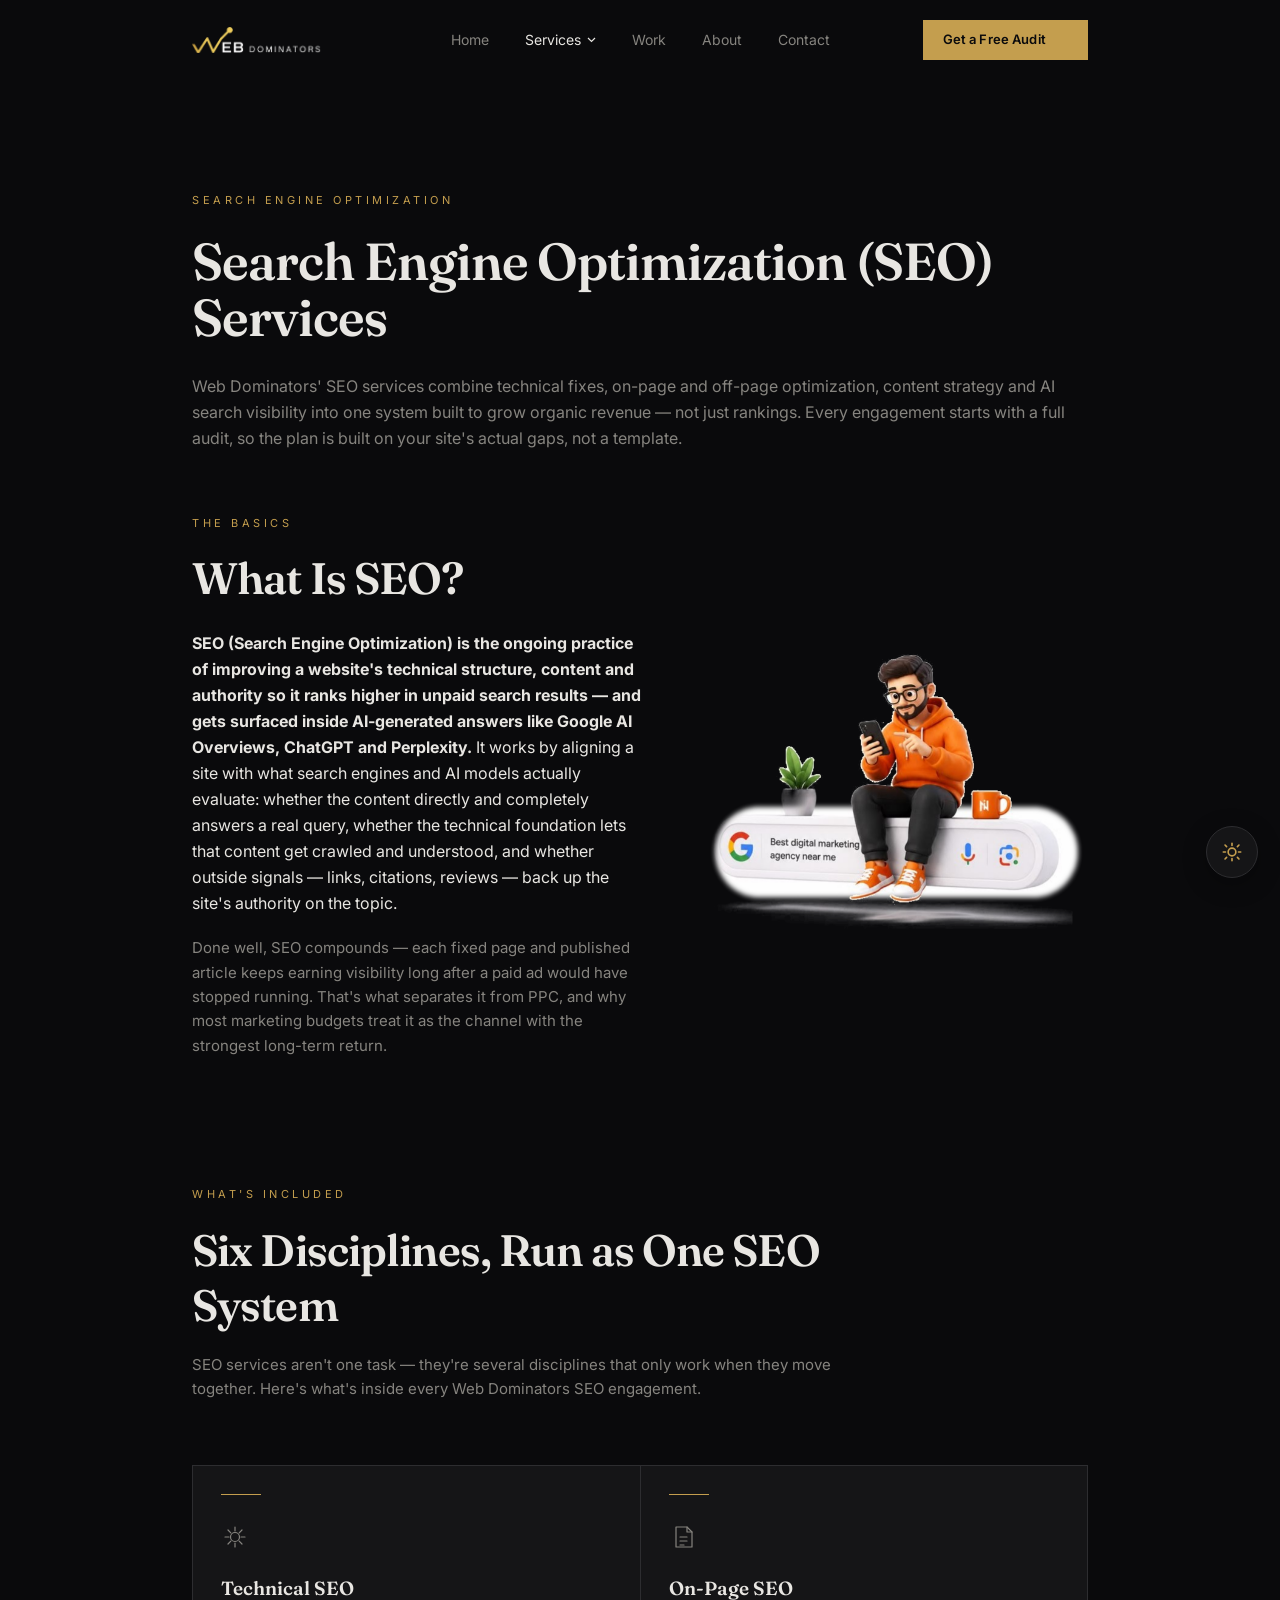
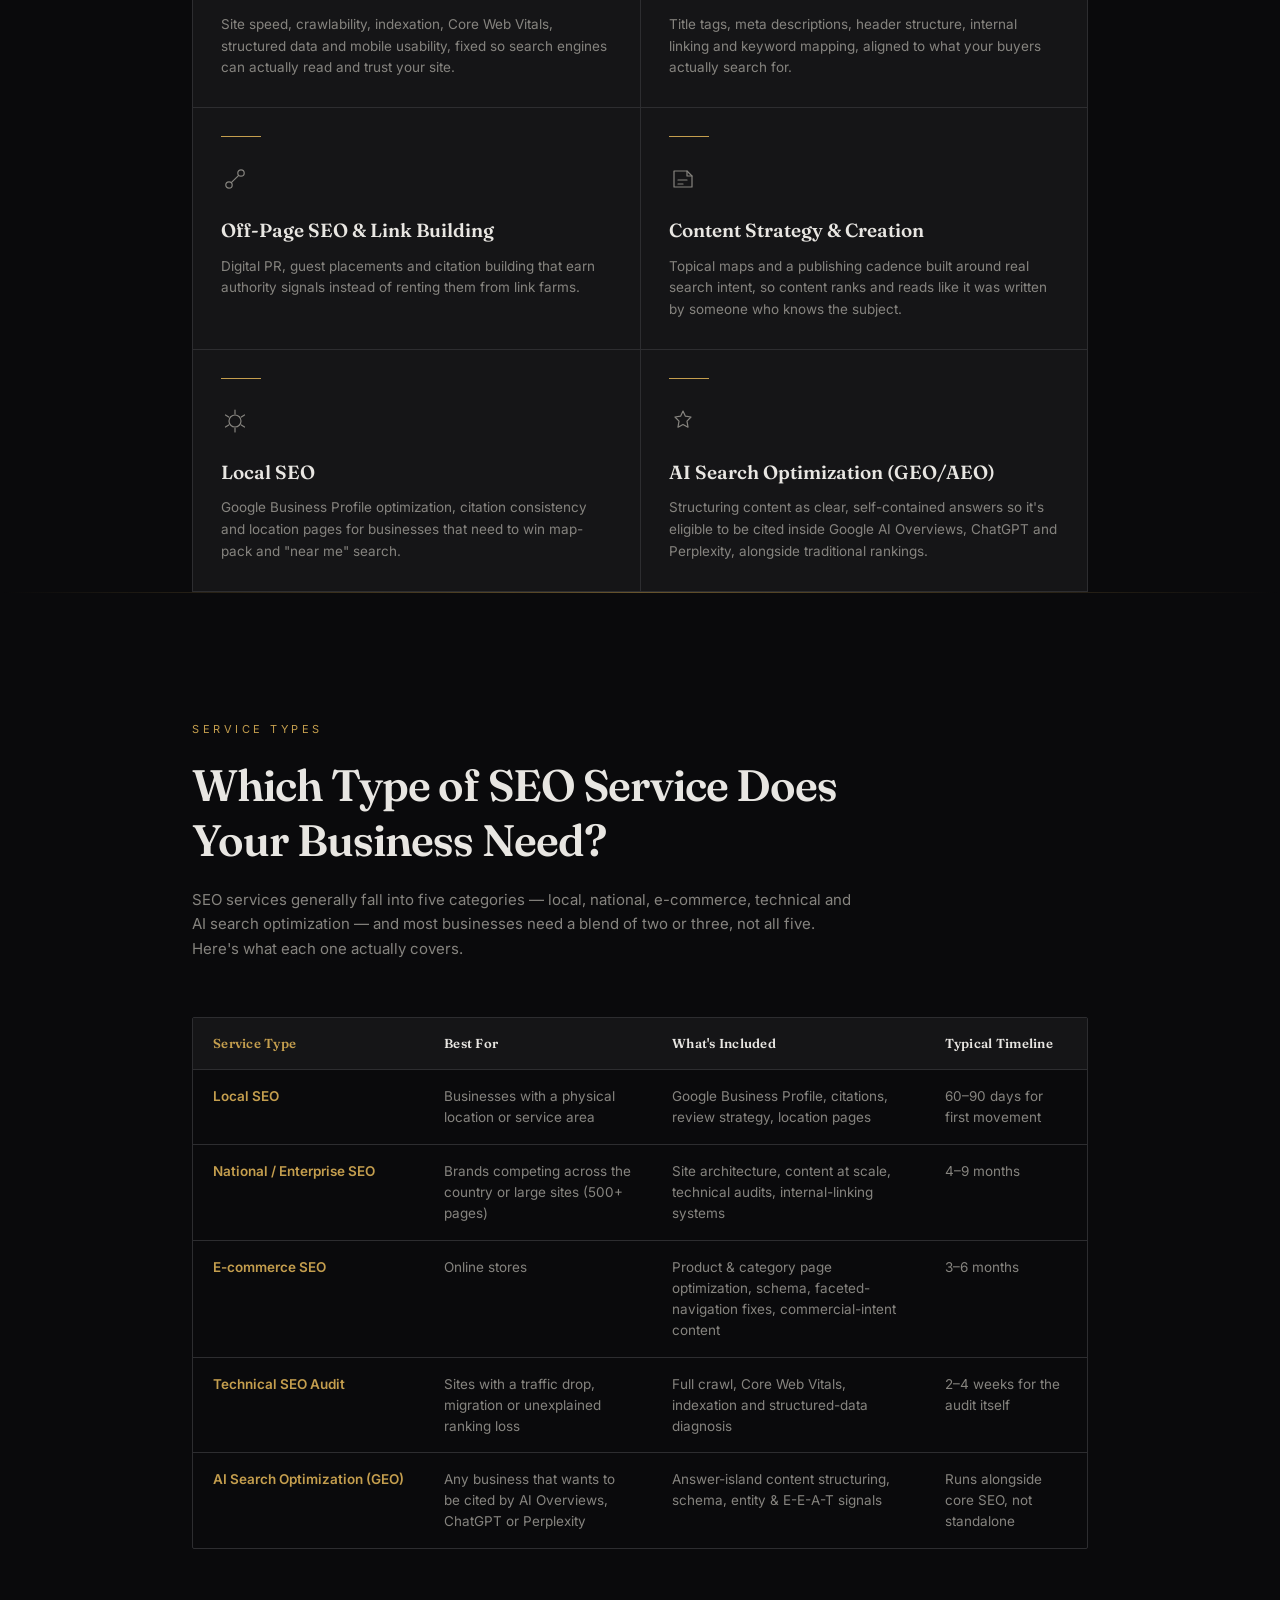
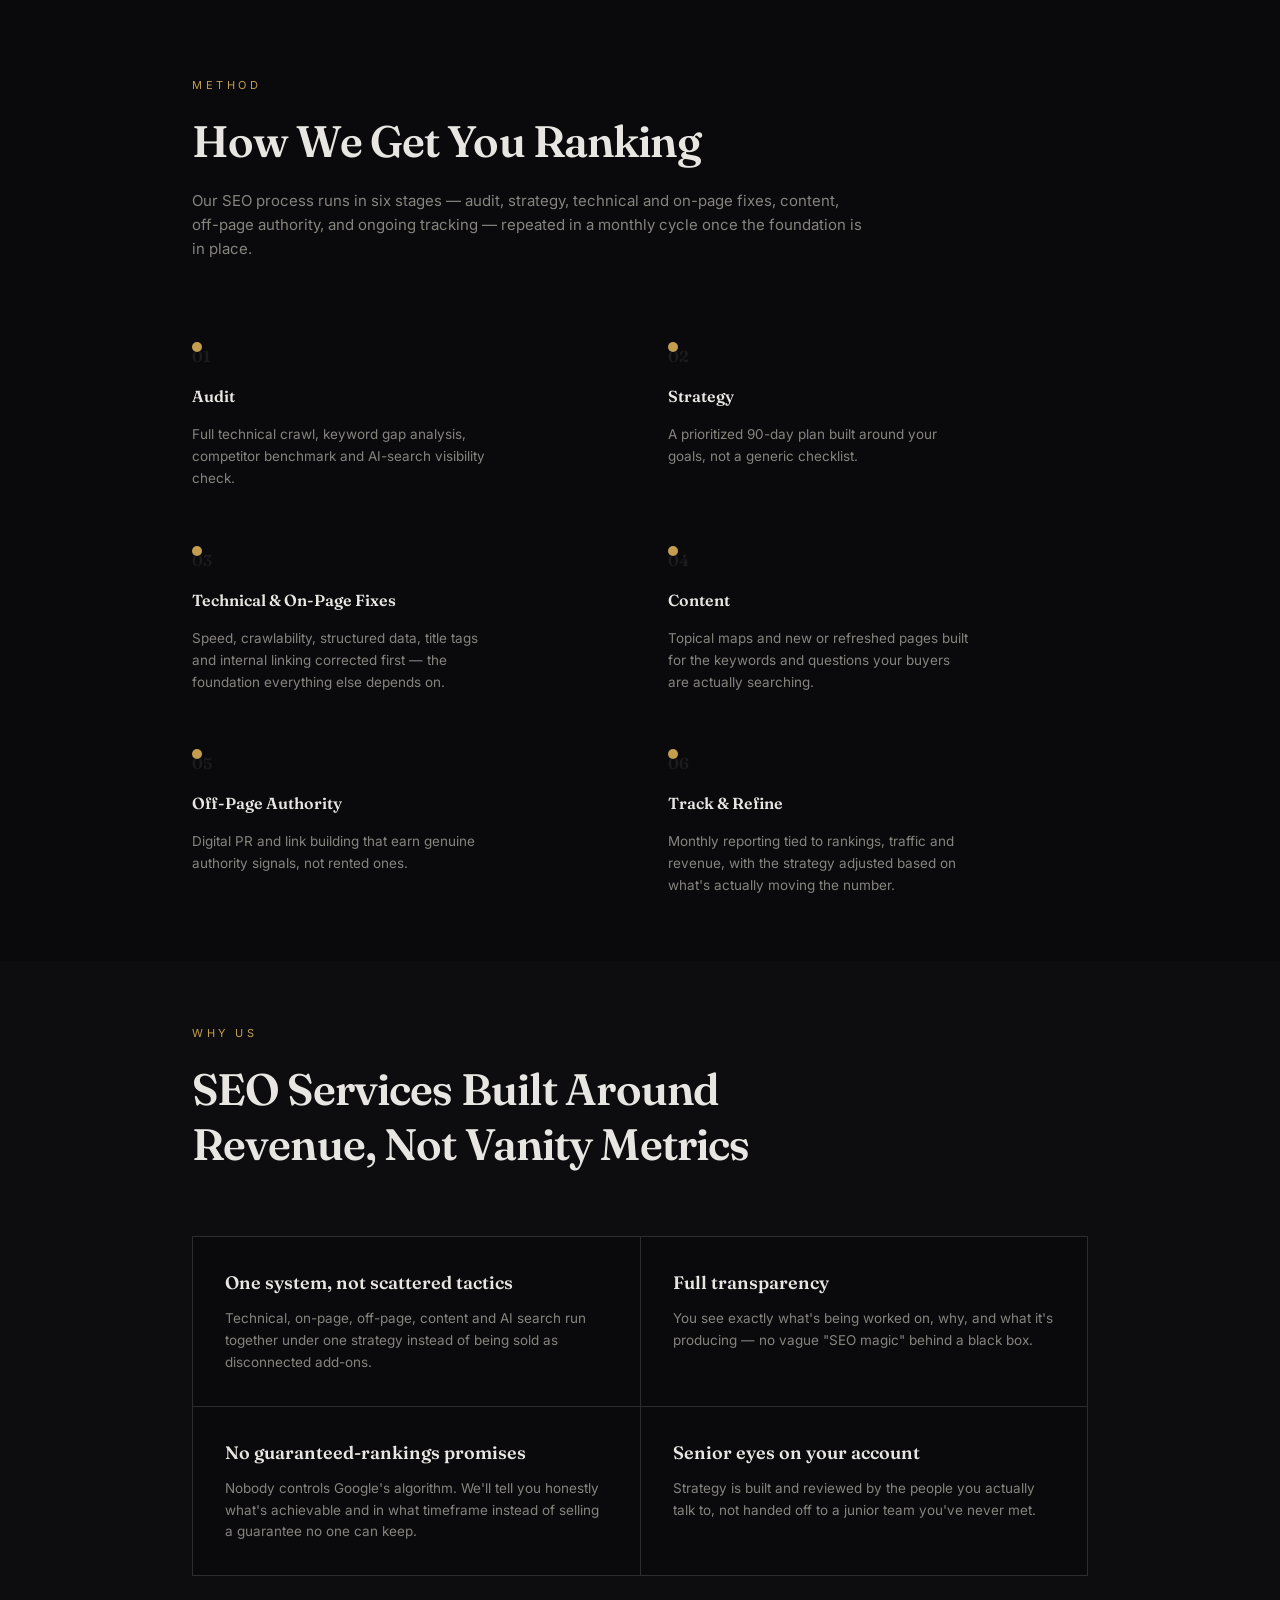
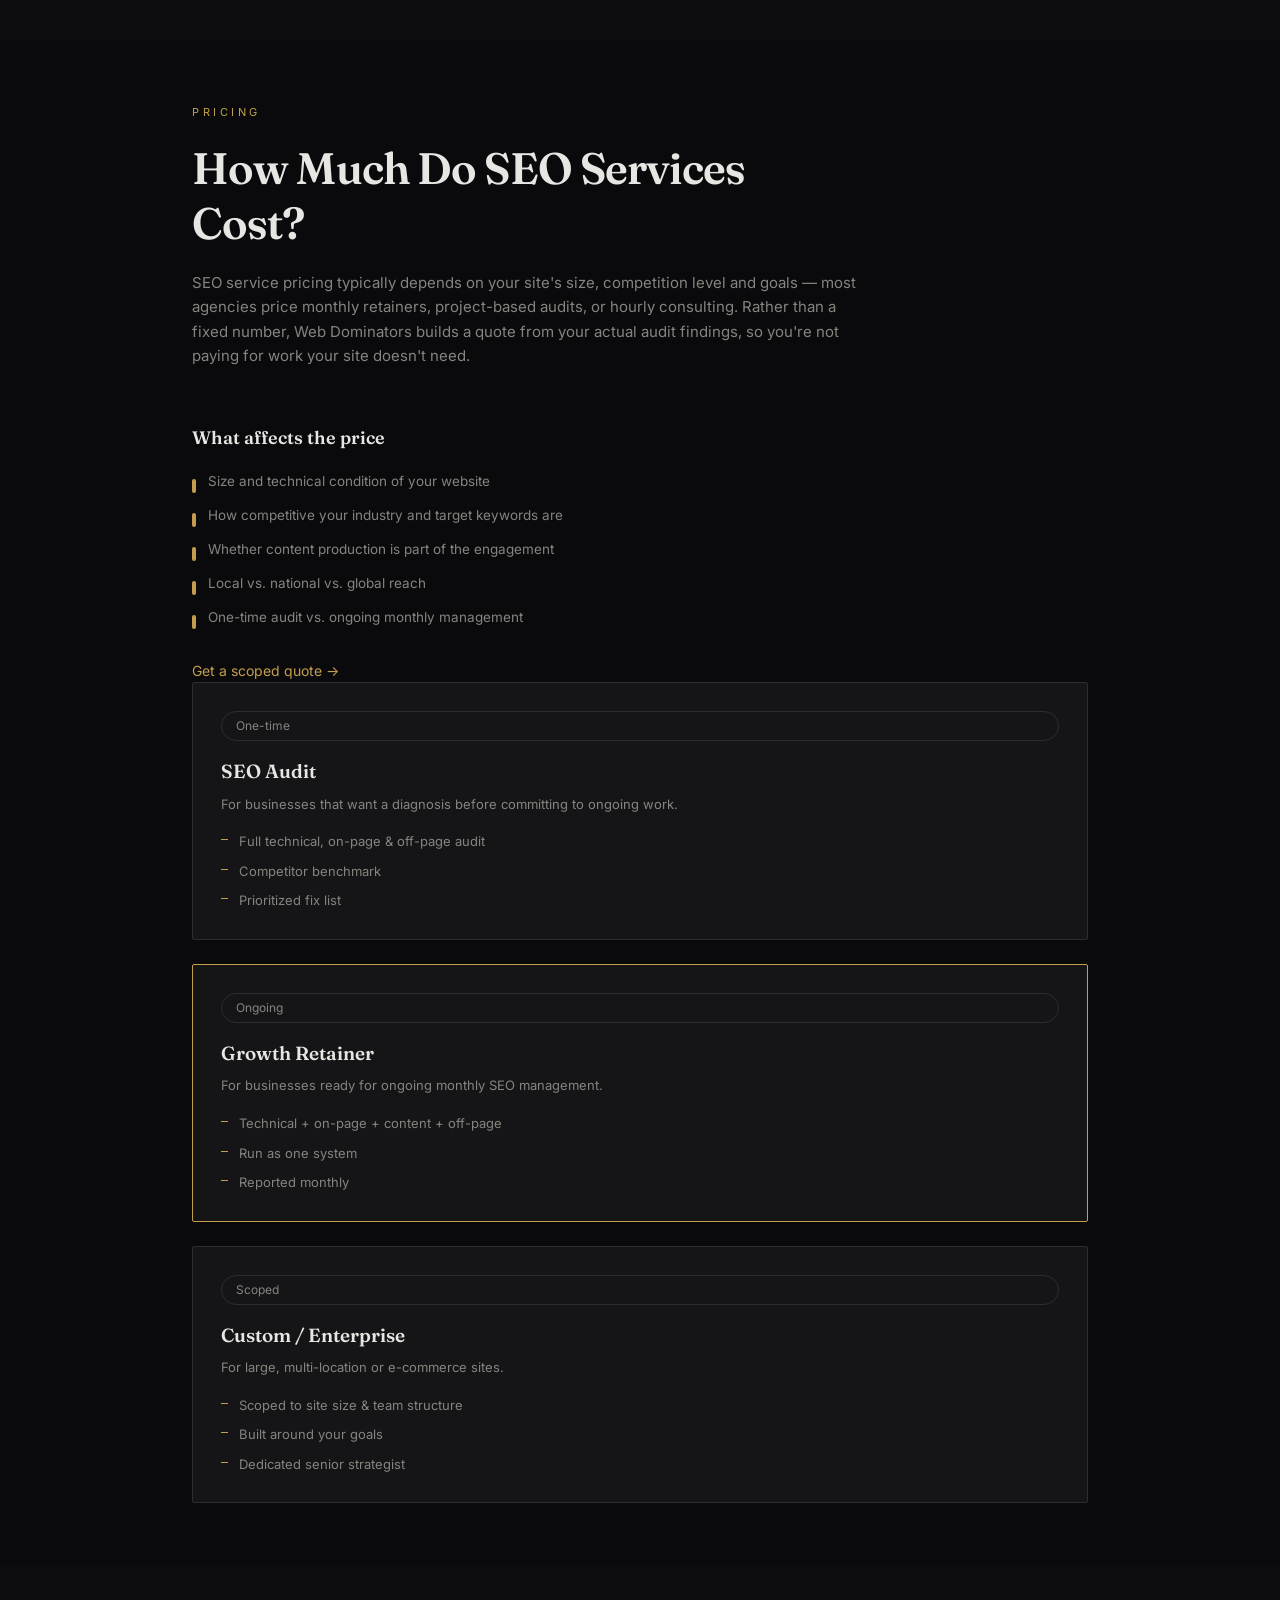
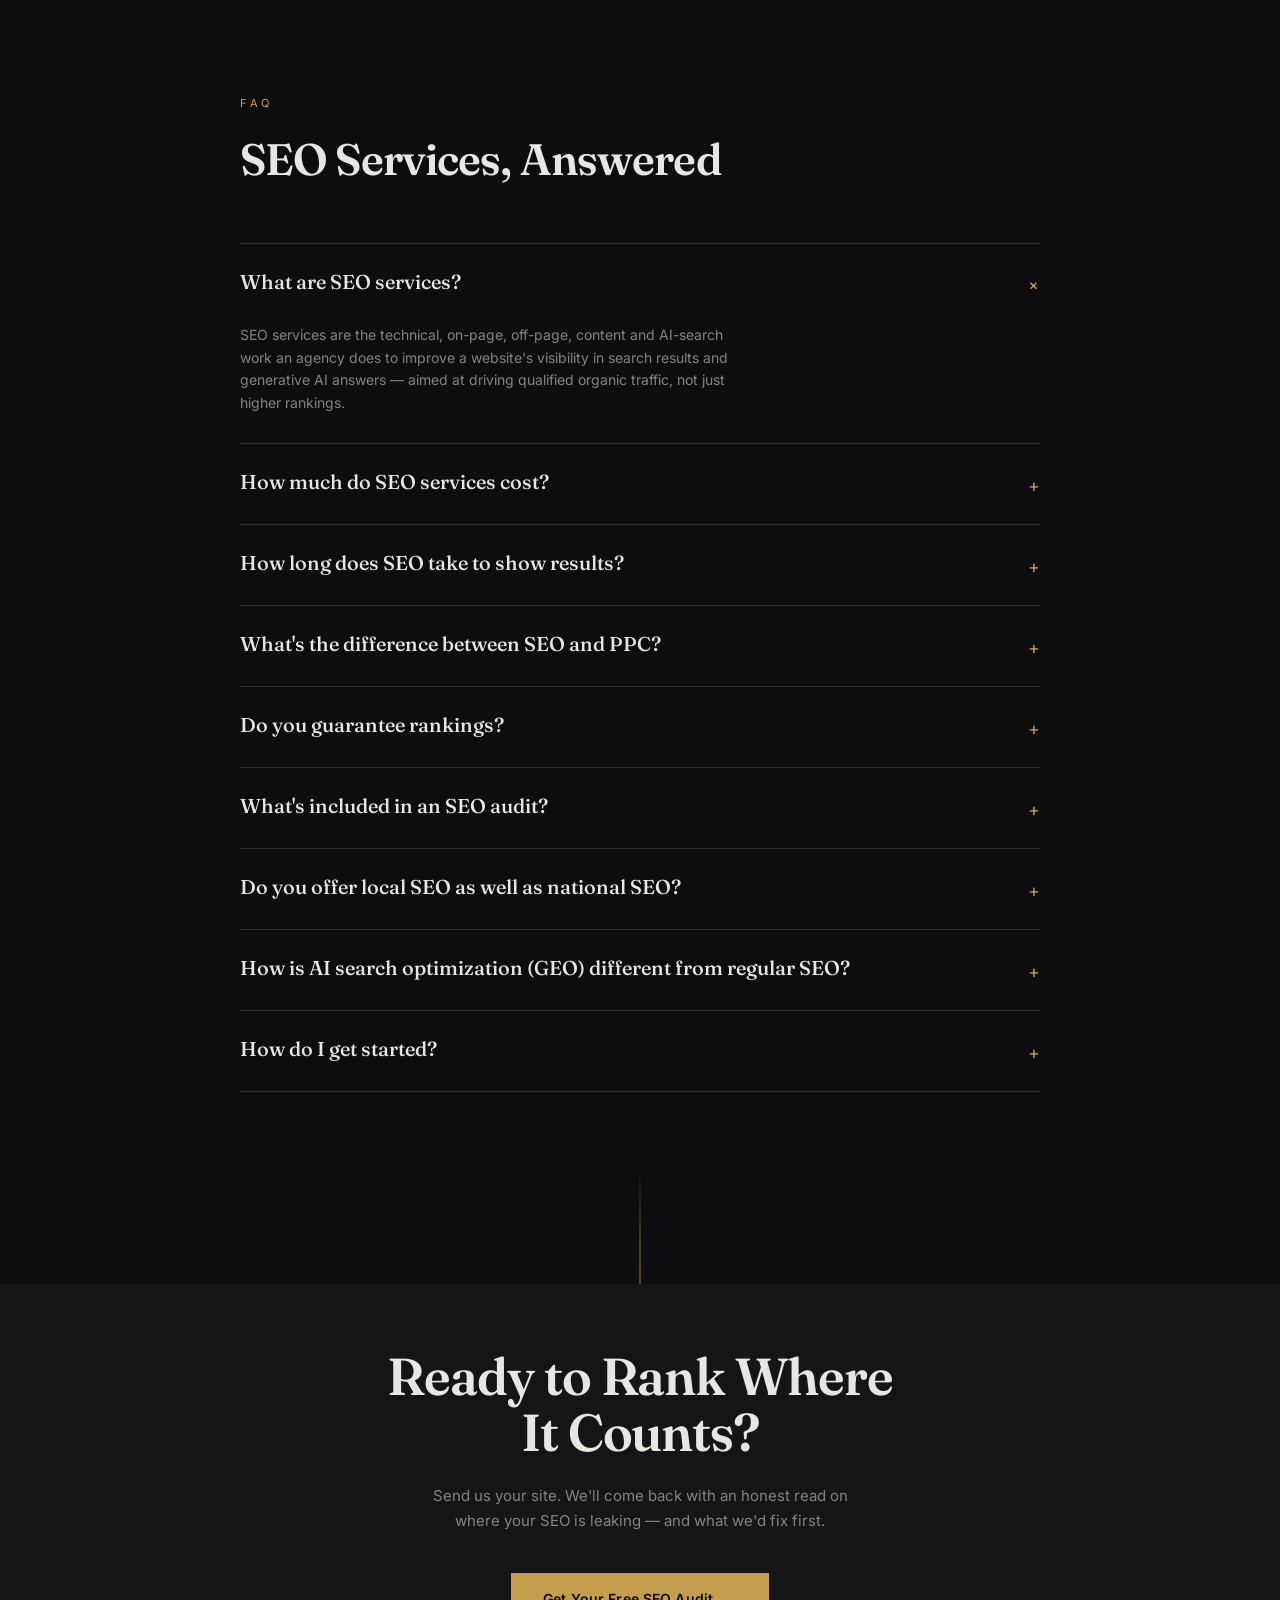
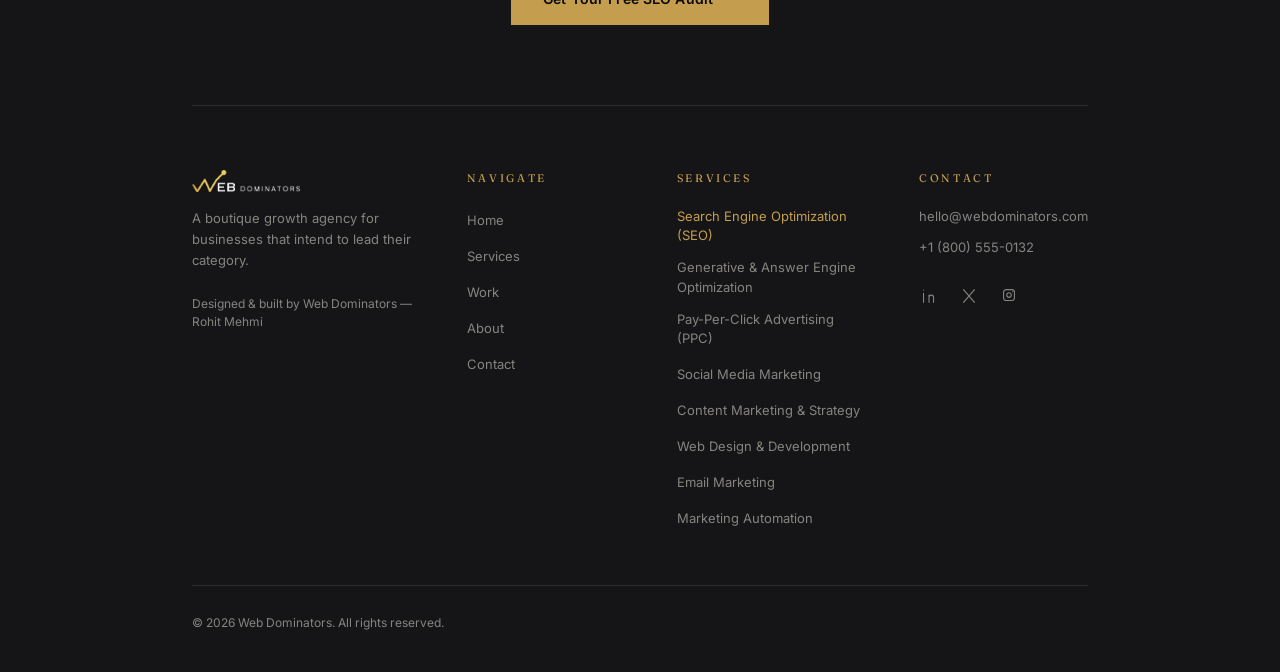
<file: seo.html>
<!DOCTYPE html>
<html lang="en">

<head>
  <meta charset="utf-8">
  <meta name="viewport" content="width=device-width, initial-scale=1">
  <script>
    (function() {
      try {
        var t = localStorage.getItem("wd-theme");
        if (t === "light") {
          document.documentElement.setAttribute("data-theme", "light");
        }
      } catch (e) {}
    })();
  </script>
  <link rel="stylesheet" href="../styles.css">
  <link rel="stylesheet"
    href="https://fonts.googleapis.com/css2?family=Fraunces:opsz,wght@9..144,500;9..144,600;9..144,700&amp;family=Inter:wght@400;500;600&amp;display=swap">
  <title>SEO Services | Search Engine Optimization Agency — Web Dominators</title>
  <meta name="author" content="Web Dominators">
  <meta property="og:type" content="website">
  <meta name="twitter:card" content="summary_large_image">
  <meta name="description"
    content="SEO services built around revenue, not vanity rankings — technical, on-page, off-page, content and AI search, run as one system by Web Dominators.">
  <meta property="og:title" content="SEO Services | Search Engine Optimization Agency — Web Dominators">
  <meta property="og:description"
    content="SEO services built around revenue, not vanity rankings — technical, on-page, off-page, content and AI search, run as one system by Web Dominators.">
  <link rel="canonical" href="https://webdominators.com/services/seo.html">
  <link rel="preconnect" href="https://fonts.googleapis.com">
  <link rel="preconnect" href="https://fonts.gstatic.com" crossorigin="anonymous">
  <link rel="icon" href="../favicon.ico" type="image/x-icon">

  <!-- Structured data: Service + FAQPage + Breadcrumb, for AI Overview / rich-result eligibility -->
  <script type="application/ld+json">
  {
    "@context": "https://schema.org",
    "@type": "Service",
    "serviceType": "Search Engine Optimization",
    "name": "SEO Services",
    "description": "Technical, on-page, off-page, content and AI search optimization delivered as one system to grow organic traffic and revenue.",
    "provider": {
      "@type": "Organization",
      "name": "Web Dominators",
      "url": "https://webdominators.com",
      "email": "hello@webdominators.com"
    },
    "areaServed": "Worldwide",
    "hasOfferCatalog": {
      "@type": "OfferCatalog",
      "name": "SEO Services",
      "itemListElement": [
        { "@type": "Offer", "itemOffered": { "@type": "Service", "name": "Technical SEO" } },
        { "@type": "Offer", "itemOffered": { "@type": "Service", "name": "On-Page SEO" } },
        { "@type": "Offer", "itemOffered": { "@type": "Service", "name": "Off-Page SEO & Link Building" } },
        { "@type": "Offer", "itemOffered": { "@type": "Service", "name": "Content Strategy & Creation" } },
        { "@type": "Offer", "itemOffered": { "@type": "Service", "name": "Local SEO" } },
        { "@type": "Offer", "itemOffered": { "@type": "Service", "name": "AI Search Optimization (GEO/AEO)" } }
      ]
    }
  }
  </script>
  <script type="application/ld+json">
  {
    "@context": "https://schema.org",
    "@type": "DefinedTerm",
    "name": "SEO",
    "alternateName": "Search Engine Optimization",
    "description": "SEO (Search Engine Optimization) is the ongoing practice of improving a website's technical structure, content and authority so it ranks higher in unpaid search results and gets surfaced inside AI-generated answers like Google AI Overviews, ChatGPT and Perplexity.",
    "inDefinedTermSet": "https://webdominators.com/services/seo.html"
  }
  </script>
  <script type="application/ld+json">
  {
    "@context": "https://schema.org",
    "@type": "BreadcrumbList",
    "itemListElement": [
      { "@type": "ListItem", "position": 1, "name": "Home", "item": "https://webdominators.com/" },
      { "@type": "ListItem", "position": 2, "name": "Services", "item": "https://webdominators.com/#services" },
      { "@type": "ListItem", "position": 3, "name": "SEO Services", "item": "https://webdominators.com/services/seo.html" }
    ]
  }
  </script>
  <script type="application/ld+json">
  {
    "@context": "https://schema.org",
    "@type": "FAQPage",
    "mainEntity": [
      {
        "@type": "Question",
        "name": "What are SEO services?",
        "acceptedAnswer": { "@type": "Answer", "text": "SEO services are the technical, on-page, off-page, content and AI-search work an agency does to improve a website's visibility in search results and generative AI answers, aimed at driving qualified organic traffic rather than just higher rankings." }
      },
      {
        "@type": "Question",
        "name": "How much do SEO services cost?",
        "acceptedAnswer": { "@type": "Answer", "text": "It depends on your site's size, competition and goals — pricing is usually a monthly retainer, a one-time audit, or a scoped project. We quote after an audit, not before one." }
      },
      {
        "@type": "Question",
        "name": "How long does SEO take to show results?",
        "acceptedAnswer": { "@type": "Answer", "text": "Technical and on-page fixes can move rankings within 4-8 weeks. Meaningful, compounding organic traffic typically builds over 4-7 months, depending on competition." }
      },
      {
        "@type": "Question",
        "name": "What's the difference between SEO and PPC?",
        "acceptedAnswer": { "@type": "Answer", "text": "SEO earns organic rankings over time and compounds; PPC buys immediate visibility that stops the moment you stop paying. Most businesses benefit from both, run together rather than as a choice between them." }
      },
      {
        "@type": "Question",
        "name": "Do you guarantee rankings?",
        "acceptedAnswer": { "@type": "Answer", "text": "No - and any agency that does is either overpromising or cutting corners with tactics that risk a penalty. We commit to a transparent process and honest reporting instead." }
      },
      {
        "@type": "Question",
        "name": "What's included in an SEO audit?",
        "acceptedAnswer": { "@type": "Answer", "text": "A technical crawl, keyword and AI-search visibility gap analysis, competitor benchmark and a prioritized plan - yours to keep whether or not you continue working with us." }
      },
      {
        "@type": "Question",
        "name": "Do you offer local SEO as well as national SEO?",
        "acceptedAnswer": { "@type": "Answer", "text": "Yes. Local SEO (Google Business Profile, citations, location pages) and national/enterprise SEO are both part of our service range, often combined for businesses with both a storefront and a national online presence." }
      },
      {
        "@type": "Question",
        "name": "How is AI search optimization (GEO) different from regular SEO?",
        "acceptedAnswer": { "@type": "Answer", "text": "GEO structures content so AI systems like Google AI Overviews, ChatGPT and Perplexity can cite it directly, while traditional SEO focuses on organic rankings. We run them together since both rely on the same technical and content foundation." }
      },
      {
        "@type": "Question",
        "name": "How do I get started?",
        "acceptedAnswer": { "@type": "Answer", "text": "Send us your site for a free audit. You'll get a prioritized, honest read on where you're losing visibility and what we'd fix first - no obligation to continue." }
      }
    ]
  }
  </script>

  <style>
    /* Scoped additions for this page only — built from the site's existing
       CSS variables so they follow the same dark/light theme automatically. */
    .svc-table-wrap { overflow-x: auto; border: 1px solid var(--border); border-radius: 2px; }
    .svc-table { width: 100%; border-collapse: collapse; min-width: 720px; font-size: 13.5px; }
    .svc-table th, .svc-table td { padding: 16px 20px; text-align: left; vertical-align: top; border-bottom: 1px solid var(--border); }
    .svc-table thead th { font-family: Fraunces, Georgia, serif; font-weight: 600; font-size: 13px; letter-spacing: 0.02em; color: var(--foreground); background: var(--surface); }
    .svc-table tbody tr:last-child td { border-bottom: none; }
    .svc-table tbody tr:hover { background: color-mix(in oklab, var(--surface) 60%, transparent); }
    .svc-table td:first-child, .svc-table th:first-child { color: var(--accent); font-weight: 600; white-space: nowrap; }
    .svc-table td { color: var(--muted-text); line-height: 1.55; }

    .svc-pill { display: inline-flex; align-items: center; border: 1px solid var(--border); border-radius: 999px; padding: 5px 14px; font-size: 12px; color: var(--muted-text); }

    .svc-tier { border: 1px solid var(--border); background: var(--surface); padding: 28px; border-radius: 2px; display: flex; flex-direction: column; height: 100%; }
    .svc-tier h3 { font-family: Fraunces, Georgia, serif; font-weight: 600; font-size: 19px; color: var(--foreground); }
    .svc-tier p { margin-top: 8px; font-size: 13px; color: var(--muted-text); line-height: 1.6; }
    .svc-tier ul { margin-top: 18px; display: flex; flex-direction: column; gap: 10px; flex: 1; }
    .svc-tier li { font-size: 13px; color: var(--muted-text); padding-left: 18px; position: relative; line-height: 1.5; }
    .svc-tier li:before { content: ""; position: absolute; left: 0; top: 7px; width: 7px; height: 1px; background: var(--accent); }
  </style>
</head>

<body>
  <div class="min-h-screen bg-background">
    <header id="site-header"
      class="fixed inset-x-0 top-0 z-50 transition-[background-color,border-color,backdrop-filter] duration-700 ease-expo border-b border-border/70 bg-[rgba(10,10,12,0.8)] backdrop-blur-xl">
      <div class="shell">
        <div
          class="shell-inner grid grid-cols-[minmax(0,1fr)_auto] items-center gap-4 py-4 md:grid-cols-[1fr_auto_1fr] md:py-5">
          <div class="enter min-w-0" style="animation-delay:80ms"><a href="../index.html#home"
              class="flex items-center gap-2.5 shrink-0"><img src="../logo.png" alt="Web Dominators" width="119"
                height="26" style="height:26px;width:auto;flex-shrink:0;"></a></div>
          <nav class="hidden items-center gap-9 justify-self-center md:flex"><a href="../index.html#home"
              class="enter link-underline text-sm text-muted-foreground" style="animation-delay:160ms">Home</a>
            <div id="services-dropdown" class="enter relative" style="animation-delay:240ms"><button
                class="link-underline flex items-center gap-1.5 text-sm text-foreground">Services<svg width="9"
                  height="6" viewBox="0 0 9 6" fill="none" aria-hidden="true">
                  <path d="M1 1l3.5 3.5L8 1" stroke="currentColor" stroke-width="1.2"></path>
                </svg></button>
              <div id="services-panel"
                class="absolute left-1/2 top-full w-[560px] -translate-x-1/2 pt-6 transition-all duration-500 ease-expo pointer-events-none translate-y-2 opacity-0">
                <div
                  class="grid grid-cols-2 gap-x-6 gap-y-1 rounded-md border border-border bg-surface/95 p-5 backdrop-blur-xl">
                  <a href="seo.html"
                    class="group rounded-sm px-3 py-2.5 transition-colors duration-500 ease-expo hover:bg-background/60"><span
                      class="block text-[13px] font-medium text-accent">Search Engine Optimization (SEO)<span
                        class="mt-1 block h-px w-full bg-accent"></span></span><span
                      class="mt-1 block text-[11.5px] text-muted-foreground">Rank higher, get found first</span></a><a
                    href="../index.html#services"
                    class="group rounded-sm px-3 py-2.5 transition-colors duration-500 ease-expo hover:bg-background/60"><span
                      class="block text-[13px] font-medium text-foreground">Generative &amp; Answer Engine
                      (GEO/AEO)<span
                        class="mt-1 block h-px w-0 bg-accent transition-[width] duration-500 ease-expo group-hover:w-full"></span></span><span
                      class="mt-1 block text-[11.5px] text-muted-foreground">Be the answer AI cites</span></a><a
                    href="../index.html#services"
                    class="group rounded-sm px-3 py-2.5 transition-colors duration-500 ease-expo hover:bg-background/60"><span
                      class="block text-[13px] font-medium text-foreground">Pay-Per-Click Advertising (PPC)<span
                        class="mt-1 block h-px w-0 bg-accent transition-[width] duration-500 ease-expo group-hover:w-full"></span></span><span
                      class="mt-1 block text-[11.5px] text-muted-foreground">Spend less, convert more</span></a><a
                    href="../index.html#services"
                    class="group rounded-sm px-3 py-2.5 transition-colors duration-500 ease-expo hover:bg-background/60"><span
                      class="block text-[13px] font-medium text-foreground">Social Media Marketing<span
                        class="mt-1 block h-px w-0 bg-accent transition-[width] duration-500 ease-expo group-hover:w-full"></span></span><span
                      class="mt-1 block text-[11.5px] text-muted-foreground">Attention that converts</span></a><a
                    href="../index.html#services"
                    class="group rounded-sm px-3 py-2.5 transition-colors duration-500 ease-expo hover:bg-background/60"><span
                      class="block text-[13px] font-medium text-foreground">Content Marketing &amp; Strategy<span
                        class="mt-1 block h-px w-0 bg-accent transition-[width] duration-500 ease-expo group-hover:w-full"></span></span><span
                      class="mt-1 block text-[11.5px] text-muted-foreground">Say something worth ranking</span></a><a
                    href="../index.html#services"
                    class="group rounded-sm px-3 py-2.5 transition-colors duration-500 ease-expo hover:bg-background/60"><span
                      class="block text-[13px] font-medium text-foreground">Web Design &amp; Development<span
                        class="mt-1 block h-px w-0 bg-accent transition-[width] duration-500 ease-expo group-hover:w-full"></span></span><span
                      class="mt-1 block text-[11.5px] text-muted-foreground">Fast, sharp, built to sell</span></a><a
                    href="../index.html#services"
                    class="group rounded-sm px-3 py-2.5 transition-colors duration-500 ease-expo hover:bg-background/60"><span
                      class="block text-[13px] font-medium text-foreground">Email Marketing<span
                        class="mt-1 block h-px w-0 bg-accent transition-[width] duration-500 ease-expo group-hover:w-full"></span></span><span
                      class="mt-1 block text-[11.5px] text-muted-foreground">Own the channel you rent least</span></a><a
                    href="../index.html#services"
                    class="group rounded-sm px-3 py-2.5 transition-colors duration-500 ease-expo hover:bg-background/60"><span
                      class="block text-[13px] font-medium text-foreground">Marketing Automation<span
                        class="mt-1 block h-px w-0 bg-accent transition-[width] duration-500 ease-expo group-hover:w-full"></span></span><span
                      class="mt-1 block text-[11.5px] text-muted-foreground">Let the system do the follow-up</span></a>
                </div>
              </div>
            </div><a href="../index.html#work" class="enter link-underline text-sm text-muted-foreground"
              style="animation-delay:320ms">Work</a><a href="../index.html#process"
              class="enter link-underline text-sm text-muted-foreground" style="animation-delay:400ms">About</a><a
              href="#contact" class="enter link-underline text-sm text-muted-foreground"
              style="animation-delay:480ms">Contact</a>
          </nav>
          <div class="hidden justify-self-end md:block"><a href="#contact"
              class="enter btn-gold btn-audit inline-flex rounded-sm px-5 py-2.5 text-[13px]" style="animation-delay:560ms">Get a
              Free Audit <span class="rank-badge" aria-hidden="true"><span class="rank-hash">#</span><span class="rank-slot"><span class="rank-strip"><span>9</span><span>8</span><span>7</span><span>6</span><span>5</span><span>4</span><span>3</span><span>2</span><span>1</span></span></span></span></a></div><button id="mobile-menu-btn" aria-label="Menu"
            class="justify-self-end md:hidden"><span class="block h-px w-6 bg-foreground"></span><span
              class="mt-1.5 block h-px w-6 bg-foreground"></span></button>
        </div>
      </div>
    </header>
    <div id="mobile-overlay"
      class="fixed inset-0 z-50 bg-background transition-transform duration-700 ease-expo md:hidden -translate-y-full">
      <div class="flex h-full flex-col px-6 py-5">
        <div class="flex items-center justify-between"><a href="../index.html#home"
            class="flex items-center gap-2.5 shrink-0"><img src="../logo.png" alt="Web Dominators" width="119"
              height="26" style="height:26px;width:auto;flex-shrink:0;"></a><button id="mobile-close-btn"
            aria-label="Close menu" class="p-2"><svg width="18" height="18" viewBox="0 0 18 18" aria-hidden="true">
              <path d="M1 1l16 16M17 1L1 17" stroke="var(--foreground)" stroke-width="1.2"></path>
            </svg></button></div>
        <div class="mt-14 flex flex-col items-center gap-7 overflow-y-auto text-center"><a href="../index.html#home"
            class="font-display text-2xl">Home</a>
          <div class="w-full"><button id="mobile-acc-btn"
              class="mx-auto flex items-center gap-2 font-display text-2xl">Services<span id="mobile-acc-icon"
                class="text-accent transition-transform duration-500 ease-expo ">+</span></button>
            <div id="mobile-acc-panel" class="grid transition-[grid-template-rows,opacity] duration-500 ease-expo"
              style="grid-template-rows:0fr;opacity:0">
              <div class="overflow-hidden">
                <div class="flex flex-col gap-3 pt-5"><a href="seo.html"
                    class="text-sm text-accent">Search Engine Optimization (SEO)</a><a href="../index.html#services"
                    class="text-sm text-muted-foreground">Generative &amp; Answer Engine Optimization</a><a
                    href="../index.html#services" class="text-sm text-muted-foreground">Pay-Per-Click Advertising
                    (PPC)</a><a href="../index.html#services" class="text-sm text-muted-foreground">Social Media
                    Marketing</a><a href="../index.html#services" class="text-sm text-muted-foreground">Content
                    Marketing &amp; Strategy</a><a href="../index.html#services" class="text-sm
                    text-muted-foreground">Web Design &amp; Development</a><a href="../index.html#services"
                    class="text-sm text-muted-foreground">Email Marketing</a><a href="../index.html#services"
                    class="text-sm text-muted-foreground">Marketing Automation</a></div>
              </div>
            </div>
          </div><a href="../index.html#work" class="font-display text-2xl">Work</a><a href="../index.html#process"
            class="font-display text-2xl">About</a><a href="#contact" class="font-display text-2xl">Contact</a><a
            href="#contact" class="btn-gold btn-audit mt-4 rounded-sm px-6 py-3 text-sm">Get a Free Audit <span class="rank-badge" aria-hidden="true"><span class="rank-hash">#</span><span class="rank-slot"><span class="rank-strip"><span>9</span><span>8</span><span>7</span><span>6</span><span>5</span><span>4</span><span>3</span><span>2</span><span>1</span></span></span></span></a>
        </div>
      </div>
    </div>

    <main>
      <!-- ============ HERO ============ -->
      <section class="relative overflow-hidden pb-14 pt-36 lg:pb-20 lg:pt-48">
        <div class="shell">
          <div class="shell-inner">
            <p class="enter text-[11px] uppercase tracking-[0.32em] text-accent" style="animation-delay:80ms">
              Search Engine Optimization</p>
            <h1
              class="enter mt-6 max-w-[20ch] font-display text-[38px] font-semibold leading-[1.08] tracking-[-0.02em] text-foreground sm:text-[52px] lg:text-[62px]"
              style="animation-delay:180ms">Search Engine Optimization (SEO) Services</h1>
            <p class="enter mt-7 max-w-[64ch] text-[15.5px] leading-relaxed text-muted-foreground"
              style="animation-delay:300ms">Web Dominators' SEO services combine technical fixes, on-page and
              off-page optimization, content strategy and AI search visibility into one system built to grow
              organic revenue — not just rankings. Every engagement starts with a full audit, so the plan is built
              on your site's actual gaps, not a template.</p>
          </div>
        </div>
      </section>

      <!-- ============ WHAT IS SEO ============ -->
      <section class="section-y relative">
        <div class="shell">
          <div class="shell-inner">
            <div class="wis-grid">
              <div>
                <p class="enter text-[11px] uppercase tracking-[0.32em] text-accent" style="animation-delay:80ms">
                  The Basics</p>
                <h2 class="enter mt-5 font-display text-[34px] font-semibold leading-tight tracking-[-0.02em] sm:text-[44px]"
                  style="animation-delay:160ms">What Is SEO?</h2>
                <p class="enter mt-6 max-w-[62ch] text-[15.5px] leading-relaxed text-foreground"
                  style="animation-delay:240ms"><strong>SEO (Search Engine Optimization) is the ongoing practice of
                    improving a website's technical structure, content and authority so it ranks higher in unpaid
                    search results — and gets surfaced inside AI-generated answers like Google AI Overviews, ChatGPT
                    and Perplexity.</strong> It works by aligning a site with what search engines and AI models
                  actually evaluate: whether the content directly and completely answers a real query, whether the
                  technical foundation lets that content get crawled and understood, and whether outside signals —
                  links, citations, reviews — back up the site's authority on the topic.</p>
                <p class="enter mt-5 max-w-[62ch] text-[15px] leading-relaxed text-muted-foreground"
                  style="animation-delay:320ms">Done well, SEO compounds — each fixed page and published article
                  keeps earning visibility long after a paid ad would have stopped running. That's what separates it
                  from PPC, and why most marketing budgets treat it as the channel with the strongest long-term
                  return.</p>
              </div>
              <div class="enter wis-figure" style="animation-delay:400ms"><img class="wis-float" src="../what-is-seo.png"
                  alt="Illustration of a person searching &quot;best digital marketing agency near me&quot; on Google, representing what SEO helps a business get found for"
                  loading="lazy" width="636" height="469"></div>
            </div>
          </div>
        </div>
      </section>

      <!-- ============ WHAT'S INCLUDED ============ -->
      <section id="services" class="section-y relative">
        <div class="shell">
          <div class="shell-inner">
            <div class="max-w-2xl">
              <p class="text-[11px] uppercase tracking-[0.32em] text-accent">What's Included</p>
              <h2 class="mt-5 font-display text-[34px] font-semibold leading-tight tracking-[-0.02em] sm:text-[44px]">
                Six Disciplines, Run as One SEO System</h2>
              <p class="mt-5 max-w-[56ch] text-[15px] leading-relaxed text-muted-foreground">SEO services aren't one
                task — they're several disciplines that only work when they move together. Here's what's inside
                every Web Dominators SEO engagement.</p>
            </div>
            <div id="services-reveal"
              class="mt-16 grid gap-px border border-border bg-border sm:grid-cols-2 lg:grid-cols-3">

              <article class="rise group relative bg-surface p-7 transition-colors duration-700 ease-expo hover:bg-[#17171b]"
                style="transition-delay:0ms"><span
                  class="block h-px w-10 bg-accent transition-[width] duration-700 ease-expo group-hover:w-20"></span><svg
                  viewBox="0 0 28 28"
                  class="mt-7 h-7 w-7 text-muted-foreground transition-colors duration-700 ease-expo group-hover:text-accent"
                  fill="none" stroke="currentColor" stroke-width="1.2" stroke-linecap="round" stroke-linejoin="round"
                  aria-hidden="true">
                  <g>
                    <path d="M14 4v4M14 20v4M4 14h4M20 14h4M7 7l2.8 2.8M18.2 18.2L21 21M21 7l-2.8 2.8M9.8 18.2L7 21"></path>
                    <circle cx="14" cy="14" r="4.5"></circle>
                  </g>
                </svg>
                <h3 class="mt-6 font-display text-[19px] font-semibold leading-snug text-foreground">Technical SEO</h3>
                <p class="mt-3 text-[13.5px] leading-relaxed text-muted-foreground">Site speed, crawlability,
                  indexation, Core Web Vitals, structured data and mobile usability, fixed so search engines can
                  actually read and trust your site.</p>
              </article>

              <article class="rise group relative bg-surface p-7 transition-colors duration-700 ease-expo hover:bg-[#17171b]"
                style="transition-delay:60ms"><span
                  class="block h-px w-10 bg-accent transition-[width] duration-700 ease-expo group-hover:w-20"></span><svg
                  viewBox="0 0 28 28"
                  class="mt-7 h-7 w-7 text-muted-foreground transition-colors duration-700 ease-expo group-hover:text-accent"
                  fill="none" stroke="currentColor" stroke-width="1.2" stroke-linecap="round" stroke-linejoin="round"
                  aria-hidden="true">
                  <g>
                    <path d="M7 4h11l5 5v15H7z"></path>
                    <path d="M18 4v5h5"></path>
                    <path d="M11 14h7M11 18h7M11 22h4"></path>
                  </g>
                </svg>
                <h3 class="mt-6 font-display text-[19px] font-semibold leading-snug text-foreground">On-Page SEO</h3>
                <p class="mt-3 text-[13.5px] leading-relaxed text-muted-foreground">Title tags, meta descriptions,
                  header structure, internal linking and keyword mapping, aligned to what your buyers actually
                  search for.</p>
              </article>

              <article class="rise group relative bg-surface p-7 transition-colors duration-700 ease-expo hover:bg-[#17171b]"
                style="transition-delay:120ms"><span
                  class="block h-px w-10 bg-accent transition-[width] duration-700 ease-expo group-hover:w-20"></span><svg
                  viewBox="0 0 28 28"
                  class="mt-7 h-7 w-7 text-muted-foreground transition-colors duration-700 ease-expo group-hover:text-accent"
                  fill="none" stroke="currentColor" stroke-width="1.2" stroke-linecap="round" stroke-linejoin="round"
                  aria-hidden="true">
                  <g>
                    <circle cx="8" cy="20" r="3.2"></circle>
                    <circle cx="20" cy="8" r="3.2"></circle>
                    <path d="M10.3 17.7L17.7 10.3"></path>
                  </g>
                </svg>
                <h3 class="mt-6 font-display text-[19px] font-semibold leading-snug text-foreground">Off-Page SEO
                  &amp; Link Building</h3>
                <p class="mt-3 text-[13.5px] leading-relaxed text-muted-foreground">Digital PR, guest placements and
                  citation building that earn authority signals instead of renting them from link farms.</p>
              </article>

              <article class="rise group relative bg-surface p-7 transition-colors duration-700 ease-expo hover:bg-[#17171b]"
                style="transition-delay:180ms"><span
                  class="block h-px w-10 bg-accent transition-[width] duration-700 ease-expo group-hover:w-20"></span><svg
                  viewBox="0 0 28 28"
                  class="mt-7 h-7 w-7 text-muted-foreground transition-colors duration-700 ease-expo group-hover:text-accent"
                  fill="none" stroke="currentColor" stroke-width="1.2" stroke-linecap="round" stroke-linejoin="round"
                  aria-hidden="true">
                  <g>
                    <path d="M5 6h13l5 5v11H5z"></path>
                    <path d="M18 6v5h5"></path>
                    <path d="M9 15h9M9 19h5"></path>
                  </g>
                </svg>
                <h3 class="mt-6 font-display text-[19px] font-semibold leading-snug text-foreground">Content Strategy
                  &amp; Creation</h3>
                <p class="mt-3 text-[13.5px] leading-relaxed text-muted-foreground">Topical maps and a publishing
                  cadence built around real search intent, so content ranks and reads like it was written by someone
                  who knows the subject.</p>
              </article>

              <article class="rise group relative bg-surface p-7 transition-colors duration-700 ease-expo hover:bg-[#17171b]"
                style="transition-delay:240ms"><span
                  class="block h-px w-10 bg-accent transition-[width] duration-700 ease-expo group-hover:w-20"></span><svg
                  viewBox="0 0 28 28"
                  class="mt-7 h-7 w-7 text-muted-foreground transition-colors duration-700 ease-expo group-hover:text-accent"
                  fill="none" stroke="currentColor" stroke-width="1.2" stroke-linecap="round" stroke-linejoin="round"
                  aria-hidden="true">
                  <g>
                    <path d="M14 3v4M14 21v4M4.5 8l3.2 2M20.3 18l3.2 2M4.5 20l3.2-2M20.3 10l3.2-2"></path>
                    <circle cx="14" cy="14" r="6"></circle>
                  </g>
                </svg>
                <h3 class="mt-6 font-display text-[19px] font-semibold leading-snug text-foreground">Local SEO</h3>
                <p class="mt-3 text-[13.5px] leading-relaxed text-muted-foreground">Google Business Profile
                  optimization, citation consistency and location pages for businesses that need to win map-pack and
                  "near me" search.</p>
              </article>

              <article class="rise group relative bg-surface p-7 transition-colors duration-700 ease-expo hover:bg-[#17171b]"
                style="transition-delay:300ms"><span
                  class="block h-px w-10 bg-accent transition-[width] duration-700 ease-expo group-hover:w-20"></span><svg
                  viewBox="0 0 28 28"
                  class="mt-7 h-7 w-7 text-muted-foreground transition-colors duration-700 ease-expo group-hover:text-accent"
                  fill="none" stroke="currentColor" stroke-width="1.2" stroke-linecap="round" stroke-linejoin="round"
                  aria-hidden="true">
                  <g>
                    <path d="M14 4l2.4 5.2L22 10l-4 4.2 1 6-5-2.8-5 2.8 1-6-4-4.2 5.6-.8z"></path>
                  </g>
                </svg>
                <h3 class="mt-6 font-display text-[19px] font-semibold leading-snug text-foreground">AI Search
                  Optimization (GEO/AEO)</h3>
                <p class="mt-3 text-[13.5px] leading-relaxed text-muted-foreground">Structuring content as clear,
                  self-contained answers so it's eligible to be cited inside Google AI Overviews, ChatGPT and
                  Perplexity, alongside traditional rankings.</p>
              </article>

            </div>
          </div>
        </div>
        <div class="mt-0 h-px w-full bg-gradient-to-r from-transparent via-accent/50 to-transparent"></div>
      </section>

      <!-- ============ TYPES OF SEO SERVICES (TABLE) ============ -->
      <section id="svc-types" class="section-y">
        <div class="shell">
          <div class="shell-inner">
            <div class="max-w-2xl">
              <p class="text-[11px] uppercase tracking-[0.32em] text-accent">Service Types</p>
              <h2 class="mt-5 font-display text-[34px] font-semibold leading-tight tracking-[-0.02em] sm:text-[44px]">
                Which Type of SEO Service Does Your Business Need?</h2>
              <p class="mt-5 max-w-[60ch] text-[15px] leading-relaxed text-muted-foreground">SEO services generally
                fall into five categories — local, national, e-commerce, technical and AI search optimization — and
                most businesses need a blend of two or three, not all five. Here's what each one actually covers.</p>
            </div>
            <div class="mt-14 svc-table-wrap">
              <table class="svc-table">
                <thead>
                  <tr>
                    <th>Service Type</th>
                    <th>Best For</th>
                    <th>What's Included</th>
                    <th>Typical Timeline</th>
                  </tr>
                </thead>
                <tbody>
                  <tr>
                    <td>Local SEO</td>
                    <td>Businesses with a physical location or service area</td>
                    <td>Google Business Profile, citations, review strategy, location pages</td>
                    <td>60–90 days for first movement</td>
                  </tr>
                  <tr>
                    <td>National / Enterprise SEO</td>
                    <td>Brands competing across the country or large sites (500+ pages)</td>
                    <td>Site architecture, content at scale, technical audits, internal-linking systems</td>
                    <td>4–9 months</td>
                  </tr>
                  <tr>
                    <td>E-commerce SEO</td>
                    <td>Online stores</td>
                    <td>Product &amp; category page optimization, schema, faceted-navigation fixes, commercial-intent
                      content</td>
                    <td>3–6 months</td>
                  </tr>
                  <tr>
                    <td>Technical SEO Audit</td>
                    <td>Sites with a traffic drop, migration or unexplained ranking loss</td>
                    <td>Full crawl, Core Web Vitals, indexation and structured-data diagnosis</td>
                    <td>2–4 weeks for the audit itself</td>
                  </tr>
                  <tr>
                    <td>AI Search Optimization (GEO)</td>
                    <td>Any business that wants to be cited by AI Overviews, ChatGPT or Perplexity</td>
                    <td>Answer-island content structuring, schema, entity &amp; E-E-A-T signals</td>
                    <td>Runs alongside core SEO, not standalone</td>
                  </tr>
                </tbody>
              </table>
            </div>
          </div>
        </div>
      </section>

      <!-- ============ PROCESS ============ -->
      <section id="process" class="section-y">
        <div class="shell">
          <div class="shell-inner">
            <div class="max-w-2xl">
              <p class="text-[11px] uppercase tracking-[0.32em] text-accent">Method</p>
              <h2 class="mt-5 font-display text-[34px] font-semibold leading-tight tracking-[-0.02em] sm:text-[44px]">
                How We Get You Ranking</h2>
              <p class="mt-5 max-w-[58ch] text-[15px] leading-relaxed text-muted-foreground">Our SEO process runs in
                six stages — audit, strategy, technical and on-page fixes, content, off-page authority, and ongoing
                tracking — repeated in a monthly cycle once the foundation is in place.</p>
            </div>
            <div id="process-reveal" class="relative mt-20">
              <div class="grid gap-14 sm:grid-cols-2 lg:grid-cols-3 lg:gap-x-10 lg:gap-y-16">

                <div class="rise relative pl-8 lg:pl-0" style="transition-delay:0ms"><span
                    class="absolute left-0 top-[7px] h-2.5 w-2.5 -translate-x-[3px] rounded-full bg-accent lg:relative lg:left-auto lg:top-auto lg:mb-8 lg:block lg:translate-x-0"></span>
                  <div class="relative"><span
                      class="pointer-events-none absolute -top-9 left-0 font-display text-[56px] font-semibold leading-none text-muted-foreground/15">01</span>
                    <h3 class="relative font-display text-[20px] font-semibold text-foreground">Audit</h3>
                  </div>
                  <p class="mt-4 max-w-[34ch] text-[13.5px] leading-relaxed text-muted-foreground">Full technical
                    crawl, keyword gap analysis, competitor benchmark and AI-search visibility check.</p>
                </div>

                <div class="rise relative pl-8 lg:pl-0" style="transition-delay:120ms"><span
                    class="absolute left-0 top-[7px] h-2.5 w-2.5 -translate-x-[3px] rounded-full bg-accent lg:relative lg:left-auto lg:top-auto lg:mb-8 lg:block lg:translate-x-0"></span>
                  <div class="relative"><span
                      class="pointer-events-none absolute -top-9 left-0 font-display text-[56px] font-semibold leading-none text-muted-foreground/15">02</span>
                    <h3 class="relative font-display text-[20px] font-semibold text-foreground">Strategy</h3>
                  </div>
                  <p class="mt-4 max-w-[34ch] text-[13.5px] leading-relaxed text-muted-foreground">A prioritized
                    90-day plan built around your goals, not a generic checklist.</p>
                </div>

                <div class="rise relative pl-8 lg:pl-0" style="transition-delay:240ms"><span
                    class="absolute left-0 top-[7px] h-2.5 w-2.5 -translate-x-[3px] rounded-full bg-accent lg:relative lg:left-auto lg:top-auto lg:mb-8 lg:block lg:translate-x-0"></span>
                  <div class="relative"><span
                      class="pointer-events-none absolute -top-9 left-0 font-display text-[56px] font-semibold leading-none text-muted-foreground/15">03</span>
                    <h3 class="relative font-display text-[20px] font-semibold text-foreground">Technical &amp;
                      On-Page Fixes</h3>
                  </div>
                  <p class="mt-4 max-w-[34ch] text-[13.5px] leading-relaxed text-muted-foreground">Speed,
                    crawlability, structured data, title tags and internal linking corrected first — the foundation
                    everything else depends on.</p>
                </div>

                <div class="rise relative pl-8 lg:pl-0" style="transition-delay:360ms"><span
                    class="absolute left-0 top-[7px] h-2.5 w-2.5 -translate-x-[3px] rounded-full bg-accent lg:relative lg:left-auto lg:top-auto lg:mb-8 lg:block lg:translate-x-0"></span>
                  <div class="relative"><span
                      class="pointer-events-none absolute -top-9 left-0 font-display text-[56px] font-semibold leading-none text-muted-foreground/15">04</span>
                    <h3 class="relative font-display text-[20px] font-semibold text-foreground">Content</h3>
                  </div>
                  <p class="mt-4 max-w-[34ch] text-[13.5px] leading-relaxed text-muted-foreground">Topical maps and
                    new or refreshed pages built for the keywords and questions your buyers are actually searching.
                  </p>
                </div>

                <div class="rise relative pl-8 lg:pl-0" style="transition-delay:480ms"><span
                    class="absolute left-0 top-[7px] h-2.5 w-2.5 -translate-x-[3px] rounded-full bg-accent lg:relative lg:left-auto lg:top-auto lg:mb-8 lg:block lg:translate-x-0"></span>
                  <div class="relative"><span
                      class="pointer-events-none absolute -top-9 left-0 font-display text-[56px] font-semibold leading-none text-muted-foreground/15">05</span>
                    <h3 class="relative font-display text-[20px] font-semibold text-foreground">Off-Page Authority
                    </h3>
                  </div>
                  <p class="mt-4 max-w-[34ch] text-[13.5px] leading-relaxed text-muted-foreground">Digital PR and
                    link building that earn genuine authority signals, not rented ones.</p>
                </div>

                <div class="rise relative pl-8 lg:pl-0" style="transition-delay:600ms"><span
                    class="absolute left-0 top-[7px] h-2.5 w-2.5 -translate-x-[3px] rounded-full bg-accent lg:relative lg:left-auto lg:top-auto lg:mb-8 lg:block lg:translate-x-0"></span>
                  <div class="relative"><span
                      class="pointer-events-none absolute -top-9 left-0 font-display text-[56px] font-semibold leading-none text-muted-foreground/15">06</span>
                    <h3 class="relative font-display text-[20px] font-semibold text-foreground">Track &amp; Refine
                    </h3>
                  </div>
                  <p class="mt-4 max-w-[34ch] text-[13.5px] leading-relaxed text-muted-foreground">Monthly reporting
                    tied to rankings, traffic and revenue, with the strategy adjusted based on what's actually
                    moving the number.</p>
                </div>

              </div>
            </div>
          </div>
        </div>
      </section>

      <!-- ============ WHY US ============ -->
      <section id="why-reveal" class="section-y relative bg-[#0d0d10]">
        <div class="shell">
          <div class="shell-inner">
            <div class="max-w-2xl">
              <p class="text-[11px] uppercase tracking-[0.32em] text-accent">Why Us</p>
              <h2 class="mt-5 font-display text-[34px] font-semibold leading-tight tracking-[-0.02em] sm:text-[44px]">
                SEO Services Built Around Revenue, Not Vanity Metrics</h2>
            </div>
            <div class="mt-16 grid gap-px border border-border bg-border sm:grid-cols-2">
              <div class="rise bg-background p-8" style="transition-delay:0ms">
                <h3 class="font-display text-[18px] font-semibold text-foreground">One system, not scattered tactics
                </h3>
                <p class="mt-3 text-[13.5px] leading-relaxed text-muted-foreground">Technical, on-page, off-page,
                  content and AI search run together under one strategy instead of being sold as disconnected
                  add-ons.</p>
              </div>
              <div class="rise bg-background p-8" style="transition-delay:100ms">
                <h3 class="font-display text-[18px] font-semibold text-foreground">Full transparency</h3>
                <p class="mt-3 text-[13.5px] leading-relaxed text-muted-foreground">You see exactly what's being
                  worked on, why, and what it's producing — no vague "SEO magic" behind a black box.</p>
              </div>
              <div class="rise bg-background p-8" style="transition-delay:200ms">
                <h3 class="font-display text-[18px] font-semibold text-foreground">No guaranteed-rankings promises
                </h3>
                <p class="mt-3 text-[13.5px] leading-relaxed text-muted-foreground">Nobody controls Google's
                  algorithm. We'll tell you honestly what's achievable and in what timeframe instead of selling a
                  guarantee no one can keep.</p>
              </div>
              <div class="rise bg-background p-8" style="transition-delay:300ms">
                <h3 class="font-display text-[18px] font-semibold text-foreground">Senior eyes on your account</h3>
                <p class="mt-3 text-[13.5px] leading-relaxed text-muted-foreground">Strategy is built and reviewed by
                  the people you actually talk to, not handed off to a junior team you've never met.</p>
              </div>
            </div>
          </div>
        </div>
      </section>

      <!-- ============ PRICING ============ -->
      <section id="pricing-reveal" class="section-y">
        <div class="shell">
          <div class="shell-inner">
            <div class="max-w-2xl">
              <p class="text-[11px] uppercase tracking-[0.32em] text-accent">Pricing</p>
              <h2 class="mt-5 font-display text-[34px] font-semibold leading-tight tracking-[-0.02em] sm:text-[44px]">
                How Much Do SEO Services Cost?</h2>
              <p class="mt-5 max-w-[60ch] text-[15px] leading-relaxed text-muted-foreground">SEO service pricing
                typically depends on your site's size, competition level and goals — most agencies price monthly
                retainers, project-based audits, or hourly consulting. Rather than a fixed number, Web Dominators
                builds a quote from your actual audit findings, so you're not paying for work your site doesn't
                need.</p>
            </div>

            <div class="mt-14 grid gap-8 lg:grid-cols-[minmax(0,1fr)_minmax(0,1.4fr)]">
              <div class="rise" style="transition-delay:0ms">
                <h3 class="font-display text-[18px] font-semibold text-foreground">What affects the price</h3>
                <ul class="mt-5 space-y-3">
                  <li class="flex gap-3 text-[13.5px] leading-relaxed text-muted-foreground"><span
                      class="mt-2 h-1 w-1 shrink-0 rounded-full bg-accent"></span>Size and technical condition of your
                    website</li>
                  <li class="flex gap-3 text-[13.5px] leading-relaxed text-muted-foreground"><span
                      class="mt-2 h-1 w-1 shrink-0 rounded-full bg-accent"></span>How competitive your industry and
                    target keywords are</li>
                  <li class="flex gap-3 text-[13.5px] leading-relaxed text-muted-foreground"><span
                      class="mt-2 h-1 w-1 shrink-0 rounded-full bg-accent"></span>Whether content production is part
                    of the engagement</li>
                  <li class="flex gap-3 text-[13.5px] leading-relaxed text-muted-foreground"><span
                      class="mt-2 h-1 w-1 shrink-0 rounded-full bg-accent"></span>Local vs. national vs. global reach
                  </li>
                  <li class="flex gap-3 text-[13.5px] leading-relaxed text-muted-foreground"><span
                      class="mt-2 h-1 w-1 shrink-0 rounded-full bg-accent"></span>One-time audit vs. ongoing monthly
                    management</li>
                </ul>
                <a href="#contact" class="link-underline mt-8 inline-block text-sm text-accent">Get a scoped quote →</a>
              </div>

              <div class="grid gap-6 sm:grid-cols-3">
                <div class="rise svc-tier" style="transition-delay:100ms">
                  <span class="svc-pill">One-time</span>
                  <h3 class="mt-4">SEO Audit</h3>
                  <p>For businesses that want a diagnosis before committing to ongoing work.</p>
                  <ul>
                    <li>Full technical, on-page &amp; off-page audit</li>
                    <li>Competitor benchmark</li>
                    <li>Prioritized fix list</li>
                  </ul>
                </div>
                <div class="rise svc-tier" style="border-color:var(--accent);transition-delay:180ms">
                  <span class="svc-pill">Ongoing</span>
                  <h3 class="mt-4">Growth Retainer</h3>
                  <p>For businesses ready for ongoing monthly SEO management.</p>
                  <ul>
                    <li>Technical + on-page + content + off-page</li>
                    <li>Run as one system</li>
                    <li>Reported monthly</li>
                  </ul>
                </div>
                <div class="rise svc-tier" style="transition-delay:260ms">
                  <span class="svc-pill">Scoped</span>
                  <h3 class="mt-4">Custom / Enterprise</h3>
                  <p>For large, multi-location or e-commerce sites.</p>
                  <ul>
                    <li>Scoped to site size &amp; team structure</li>
                    <li>Built around your goals</li>
                    <li>Dedicated senior strategist</li>
                  </ul>
                </div>
              </div>
            </div>
          </div>
        </div>
      </section>

      <!-- ============ FAQ ============ -->
      <section class="relative bg-[#0d0d10] pb-40 pt-24 lg:pb-48 lg:pt-32">
        <div class="shell">
          <div class="shell-inner">
            <div class="mx-auto max-w-[800px]">
              <p class="text-[11px] uppercase tracking-[0.32em] text-accent">FAQ</p>
              <h2 class="mt-5 font-display text-[34px] font-semibold leading-tight tracking-[-0.02em] sm:text-[44px]">
                SEO Services, Answered</h2>
              <div id="faq-reveal" class="mt-14 border-t border-border">

                <div class="faq-item rise border-b border-border" data-idx="0" style="transition-delay:0ms"><button
                    data-idx="0"
                    class="faq-btn group flex w-full items-start justify-between gap-6 py-6 text-left"><span
                      class="font-display text-[18px] font-medium leading-snug text-foreground transition-colors duration-500 ease-expo group-hover:text-accent sm:text-[20px]">What
                      are SEO services?</span><span
                      class="faq-icon mt-1 shrink-0 text-lg text-accent transition-transform duration-500 ease-expo rotate-[135deg]"
                      data-idx="0">+</span></button>
                  <div class="faq-panel grid transition-[grid-template-rows,opacity] duration-[350ms] ease-expo"
                    data-idx="0" style="grid-template-rows:1fr;opacity:1">
                    <div class="overflow-hidden">
                      <p class="max-w-[62ch] pb-7 pr-10 text-[14px] leading-relaxed text-muted-foreground">SEO
                        services are the technical, on-page, off-page, content and AI-search work an agency does to
                        improve a website's visibility in search results and generative AI answers — aimed at
                        driving qualified organic traffic, not just higher rankings.</p>
                    </div>
                  </div>
                </div>

                <div class="faq-item rise border-b border-border" data-idx="1" style="transition-delay:60ms"><button
                    data-idx="1"
                    class="faq-btn group flex w-full items-start justify-between gap-6 py-6 text-left"><span
                      class="font-display text-[18px] font-medium leading-snug text-foreground transition-colors duration-500 ease-expo group-hover:text-accent sm:text-[20px]">How
                      much do SEO services cost?</span><span
                      class="faq-icon mt-1 shrink-0 text-lg text-accent transition-transform duration-500 ease-expo"
                      data-idx="1">+</span></button>
                  <div class="faq-panel grid transition-[grid-template-rows,opacity] duration-[350ms] ease-expo"
                    data-idx="1" style="grid-template-rows:0fr;opacity:0">
                    <div class="overflow-hidden">
                      <p class="max-w-[62ch] pb-7 pr-10 text-[14px] leading-relaxed text-muted-foreground">It depends
                        on your site's size, competition and goals — pricing is usually a monthly retainer, a
                        one-time audit, or a scoped project. We quote after an audit, not before one.</p>
                    </div>
                  </div>
                </div>

                <div class="faq-item rise border-b border-border" data-idx="2" style="transition-delay:120ms"><button
                    data-idx="2"
                    class="faq-btn group flex w-full items-start justify-between gap-6 py-6 text-left"><span
                      class="font-display text-[18px] font-medium leading-snug text-foreground transition-colors duration-500 ease-expo group-hover:text-accent sm:text-[20px]">How
                      long does SEO take to show results?</span><span
                      class="faq-icon mt-1 shrink-0 text-lg text-accent transition-transform duration-500 ease-expo"
                      data-idx="2">+</span></button>
                  <div class="faq-panel grid transition-[grid-template-rows,opacity] duration-[350ms] ease-expo"
                    data-idx="2" style="grid-template-rows:0fr;opacity:0">
                    <div class="overflow-hidden">
                      <p class="max-w-[62ch] pb-7 pr-10 text-[14px] leading-relaxed text-muted-foreground">Technical
                        and on-page fixes can move rankings within 4–8 weeks. Meaningful, compounding organic
                        traffic typically builds over 4–7 months, depending on competition.</p>
                    </div>
                  </div>
                </div>

                <div class="faq-item rise border-b border-border" data-idx="3" style="transition-delay:180ms"><button
                    data-idx="3"
                    class="faq-btn group flex w-full items-start justify-between gap-6 py-6 text-left"><span
                      class="font-display text-[18px] font-medium leading-snug text-foreground transition-colors duration-500 ease-expo group-hover:text-accent sm:text-[20px]">What's
                      the difference between SEO and PPC?</span><span
                      class="faq-icon mt-1 shrink-0 text-lg text-accent transition-transform duration-500 ease-expo"
                      data-idx="3">+</span></button>
                  <div class="faq-panel grid transition-[grid-template-rows,opacity] duration-[350ms] ease-expo"
                    data-idx="3" style="grid-template-rows:0fr;opacity:0">
                    <div class="overflow-hidden">
                      <p class="max-w-[62ch] pb-7 pr-10 text-[14px] leading-relaxed text-muted-foreground">SEO earns
                        organic rankings over time and compounds; PPC buys immediate visibility that stops the
                        moment you stop paying. Most businesses benefit from both, run together rather than as a
                        choice between them.</p>
                    </div>
                  </div>
                </div>

                <div class="faq-item rise border-b border-border" data-idx="4" style="transition-delay:240ms"><button
                    data-idx="4"
                    class="faq-btn group flex w-full items-start justify-between gap-6 py-6 text-left"><span
                      class="font-display text-[18px] font-medium leading-snug text-foreground transition-colors duration-500 ease-expo group-hover:text-accent sm:text-[20px]">Do
                      you guarantee rankings?</span><span
                      class="faq-icon mt-1 shrink-0 text-lg text-accent transition-transform duration-500 ease-expo"
                      data-idx="4">+</span></button>
                  <div class="faq-panel grid transition-[grid-template-rows,opacity] duration-[350ms] ease-expo"
                    data-idx="4" style="grid-template-rows:0fr;opacity:0">
                    <div class="overflow-hidden">
                      <p class="max-w-[62ch] pb-7 pr-10 text-[14px] leading-relaxed text-muted-foreground">No — and
                        any agency that does is either overpromising or cutting corners with tactics that risk a
                        penalty. We commit to a transparent process and honest reporting instead.</p>
                    </div>
                  </div>
                </div>

                <div class="faq-item rise border-b border-border" data-idx="5" style="transition-delay:300ms"><button
                    data-idx="5"
                    class="faq-btn group flex w-full items-start justify-between gap-6 py-6 text-left"><span
                      class="font-display text-[18px] font-medium leading-snug text-foreground transition-colors duration-500 ease-expo group-hover:text-accent sm:text-[20px]">What's
                      included in an SEO audit?</span><span
                      class="faq-icon mt-1 shrink-0 text-lg text-accent transition-transform duration-500 ease-expo"
                      data-idx="5">+</span></button>
                  <div class="faq-panel grid transition-[grid-template-rows,opacity] duration-[350ms] ease-expo"
                    data-idx="5" style="grid-template-rows:0fr;opacity:0">
                    <div class="overflow-hidden">
                      <p class="max-w-[62ch] pb-7 pr-10 text-[14px] leading-relaxed text-muted-foreground">A
                        technical crawl, keyword and AI-search visibility gap analysis, competitor benchmark and a
                        prioritized plan — yours to keep whether or not you continue working with us.</p>
                    </div>
                  </div>
                </div>

                <div class="faq-item rise border-b border-border" data-idx="6" style="transition-delay:360ms"><button
                    data-idx="6"
                    class="faq-btn group flex w-full items-start justify-between gap-6 py-6 text-left"><span
                      class="font-display text-[18px] font-medium leading-snug text-foreground transition-colors duration-500 ease-expo group-hover:text-accent sm:text-[20px]">Do
                      you offer local SEO as well as national SEO?</span><span
                      class="faq-icon mt-1 shrink-0 text-lg text-accent transition-transform duration-500 ease-expo"
                      data-idx="6">+</span></button>
                  <div class="faq-panel grid transition-[grid-template-rows,opacity] duration-[350ms] ease-expo"
                    data-idx="6" style="grid-template-rows:0fr;opacity:0">
                    <div class="overflow-hidden">
                      <p class="max-w-[62ch] pb-7 pr-10 text-[14px] leading-relaxed text-muted-foreground">Yes. Local
                        SEO (Google Business Profile, citations, location pages) and national/enterprise SEO are both
                        part of our service range, often combined for businesses with both a storefront and a
                        national online presence.</p>
                    </div>
                  </div>
                </div>

                <div class="faq-item rise border-b border-border" data-idx="7" style="transition-delay:420ms"><button
                    data-idx="7"
                    class="faq-btn group flex w-full items-start justify-between gap-6 py-6 text-left"><span
                      class="font-display text-[18px] font-medium leading-snug text-foreground transition-colors duration-500 ease-expo group-hover:text-accent sm:text-[20px]">How
                      is AI search optimization (GEO) different from regular SEO?</span><span
                      class="faq-icon mt-1 shrink-0 text-lg text-accent transition-transform duration-500 ease-expo"
                      data-idx="7">+</span></button>
                  <div class="faq-panel grid transition-[grid-template-rows,opacity] duration-[350ms] ease-expo"
                    data-idx="7" style="grid-template-rows:0fr;opacity:0">
                    <div class="overflow-hidden">
                      <p class="max-w-[62ch] pb-7 pr-10 text-[14px] leading-relaxed text-muted-foreground">GEO
                        structures content so AI systems like Google AI Overviews, ChatGPT and Perplexity can cite it
                        directly, while traditional SEO focuses on organic rankings. We run them together since both
                        rely on the same technical and content foundation.</p>
                    </div>
                  </div>
                </div>

                <div class="faq-item rise border-b border-border" data-idx="8" style="transition-delay:480ms"><button
                    data-idx="8"
                    class="faq-btn group flex w-full items-start justify-between gap-6 py-6 text-left"><span
                      class="font-display text-[18px] font-medium leading-snug text-foreground transition-colors duration-500 ease-expo group-hover:text-accent sm:text-[20px]">How
                      do I get started?</span><span
                      class="faq-icon mt-1 shrink-0 text-lg text-accent transition-transform duration-500 ease-expo"
                      data-idx="8">+</span></button>
                  <div class="faq-panel grid transition-[grid-template-rows,opacity] duration-[350ms] ease-expo"
                    data-idx="8" style="grid-template-rows:0fr;opacity:0">
                    <div class="overflow-hidden">
                      <p class="max-w-[62ch] pb-7 pr-10 text-[14px] leading-relaxed text-muted-foreground">Send us
                        your site for a free audit. You'll get a prioritized, honest read on where you're losing
                        visibility and what we'd fix first — no obligation to continue.</p>
                    </div>
                  </div>
                </div>

              </div>
            </div>
          </div>
        </div><span aria-hidden="true"
          class="pointer-events-none absolute bottom-0 left-1/2 h-28 w-px -translate-x-1/2 bg-gradient-to-b from-transparent via-accent/50 to-accent/80"></span>
      </section>

      <!-- ============ FINAL CTA ============ -->
      <section id="contact" class="section-y transition-colors duration-1000 ease-expo"
        style="background-color: var(--background);">
        <div class="shell">
          <div id="finalcta-inner" class="shell-inner rise text-center">
            <h2
              class="mx-auto max-w-[16ch] font-display text-[36px] font-semibold leading-[1.08] tracking-[-0.02em] sm:text-[52px]">
              Ready to Rank Where It Counts?</h2>
            <p class="mx-auto mt-6 max-w-[48ch] text-[15px] leading-relaxed text-muted-foreground">Send us your site.
              We'll come back with an honest read on where your SEO is leaking — and what we'd fix first.</p>
            <div class="mt-10"><a href="mailto:hello@webdominators.com"
                class="btn-gold btn-audit glow-pulse inline-flex rounded-sm px-8 py-4 text-sm">Get Your Free SEO Audit <span class="rank-badge" aria-hidden="true"><span class="rank-hash">#</span><span class="rank-slot"><span class="rank-strip"><span>9</span><span>8</span><span>7</span><span>6</span><span>5</span><span>4</span><span>3</span><span>2</span><span>1</span></span></span></span></a></div>
          </div>
        </div>
      </section>
    </main>

    <footer class="bg-surface pb-10 pt-4">
      <div class="shell">
        <div class="shell-inner">
          <div class="grid gap-12 border-t border-border pt-16 md:grid-cols-2 lg:grid-cols-[1.4fr_1fr_1.2fr_1fr]">
            <div>
              <div class="flex items-center gap-2.5"><img src="../logo.png" alt="Web Dominators" width="101" height="22"
                  style="height:22px;width:auto;flex-shrink:0;"></div>
              <p class="mt-4 max-w-[34ch] text-[13px] leading-relaxed text-muted-foreground">A boutique growth agency
                for businesses that intend to lead their category.</p>
              <p class="mt-6 text-[12px] text-muted-foreground">Designed &amp; built by Web Dominators — Rohit Mehmi</p>
            </div>
            <div>
              <h3 class="text-[11px] uppercase tracking-[0.24em] text-accent">Navigate</h3>
              <ul class="mt-5 space-y-3">
                <li><a href="../index.html#home" class="link-underline text-[13px] text-muted-foreground">Home</a></li>
                <li><a href="../index.html#services" class="link-underline text-[13px] text-muted-foreground">Services</a></li>
                <li><a href="../index.html#work" class="link-underline text-[13px] text-muted-foreground">Work</a></li>
                <li><a href="../index.html#process" class="link-underline text-[13px] text-muted-foreground">About</a></li>
                <li><a href="#contact" class="link-underline text-[13px] text-muted-foreground">Contact</a></li>
              </ul>
            </div>
            <div>
              <h3 class="text-[11px] uppercase tracking-[0.24em] text-accent">Services</h3>
              <ul class="mt-5 space-y-3">
                <li><a href="seo.html" class="link-underline text-[13px] text-accent">Search Engine
                    Optimization (SEO)</a></li>
                <li><a href="../index.html#services" class="link-underline text-[13px] text-muted-foreground">Generative &amp; Answer
                    Engine Optimization</a></li>
                <li><a href="../index.html#services" class="link-underline text-[13px] text-muted-foreground">Pay-Per-Click
                    Advertising (PPC)</a></li>
                <li><a href="../index.html#services" class="link-underline text-[13px] text-muted-foreground">Social Media
                    Marketing</a></li>
                <li><a href="../index.html#services" class="link-underline text-[13px] text-muted-foreground">Content Marketing &amp;
                    Strategy</a></li>
                <li><a href="../index.html#services" class="link-underline text-[13px] text-muted-foreground">Web Design &amp;
                    Development</a></li>
                <li><a href="../index.html#services" class="link-underline text-[13px] text-muted-foreground">Email Marketing</a>
                </li>
                <li><a href="../index.html#services" class="link-underline text-[13px] text-muted-foreground">Marketing
                    Automation</a></li>
              </ul>
            </div>
            <div>
              <h3 class="text-[11px] uppercase tracking-[0.24em] text-accent">Contact</h3>
              <ul class="mt-5 space-y-3 text-[13px] text-muted-foreground">
                <li><a href="mailto:hello@webdominators.com" class="link-underline">hello@webdominators.com</a></li>
                <li><a href="tel:+18005550132" class="link-underline">+1 (800) 555-0132</a></li>
              </ul>
              <div class="mt-7 flex gap-5"><a href="#contact" aria-label="LinkedIn"
                  class="text-muted-foreground transition-colors duration-500 ease-expo hover:text-accent"><svg
                    width="20" height="20" viewBox="0 0 20 22" fill="none" stroke="currentColor" stroke-width="1.2"
                    stroke-linecap="round" stroke-linejoin="round">
                    <path d="M4 8v10M4 4.5v.01M10 18v-5.5a2.5 2.5 0 015 0V18M10 18v-8"></path>
                  </svg></a><a href="#contact" aria-label="X"
                  class="text-muted-foreground transition-colors duration-500 ease-expo hover:text-accent"><svg
                    width="20" height="20" viewBox="0 0 20 22" fill="none" stroke="currentColor" stroke-width="1.2"
                    stroke-linecap="round" stroke-linejoin="round">
                    <path d="M4 4l12 14M16 4L4 18"></path>
                  </svg></a><a href="#contact" aria-label="Instagram"
                  class="text-muted-foreground transition-colors duration-500 ease-expo hover:text-accent"><svg
                    width="20" height="20" viewBox="0 0 20 22" fill="none" stroke="currentColor" stroke-width="1.2"
                    stroke-linecap="round" stroke-linejoin="round">
                    <path
                      d="M4 7a3 3 0 013-3h6a3 3 0 013 3v6a3 3 0 01-3 3H7a3 3 0 01-3-3zM10 7.5a2.5 2.5 0 100 5 2.5 2.5 0 000-5M14 6.4v.01">
                    </path>
                  </svg></a></div>
            </div>
          </div>
          <div class="mt-14 border-t border-border pt-7">
            <p class="text-[12px] text-muted-foreground">© 2026 Web Dominators. All rights reserved.</p>
          </div>
        </div>
      </div>
    </footer>
  </div><button id="theme-toggle" class="theme-toggle" aria-label="Toggle light and dark mode" type="button"><svg
      class="theme-toggle-icon theme-toggle-sun" viewBox="0 0 24 24" fill="none" stroke="currentColor"
      stroke-width="1.8" stroke-linecap="round" stroke-linejoin="round" aria-hidden="true">
      <circle cx="12" cy="12" r="4.2"></circle>
      <path
        d="M12 2.5v2.4M12 19.1v2.4M4.4 4.4l1.7 1.7M17.9 17.9l1.7 1.7M2.5 12h2.4M19.1 12h2.4M4.4 19.6l1.7-1.7M17.9 6.1l1.7-1.7">
      </path>
    </svg><svg class="theme-toggle-icon theme-toggle-moon" viewBox="0 0 24 24" fill="none" stroke="currentColor"
      stroke-width="1.8" stroke-linecap="round" stroke-linejoin="round" aria-hidden="true">
      <path d="M20 14.5A8.5 8.5 0 1 1 9.5 4a6.8 6.8 0 0 0 10.5 10.5z"></path>
    </svg></button>
  <script src="../script.js"></script>
  <script>
    // Extra scroll-reveal wiring for sections on this page that don't already
    // have a matching container id inside the shared script.js.
    (function () {
      function revealChildrenOnce(container) {
        if (!container) return;
        var io = new IntersectionObserver(function (entries) {
          entries.forEach(function (entry) {
            if (entry.isIntersecting) {
              container.querySelectorAll(".rise").forEach(function (el) { el.classList.add("rise-in"); });
              io.disconnect();
            }
          });
        }, { threshold: 0.15, rootMargin: "0px 0px -8% 0px" });
        io.observe(container);
      }
      ["why-reveal", "pricing-reveal"].forEach(function (id) {
        revealChildrenOnce(document.getElementById(id));
      });
    })();
  </script>
</body>

</html>
</file>
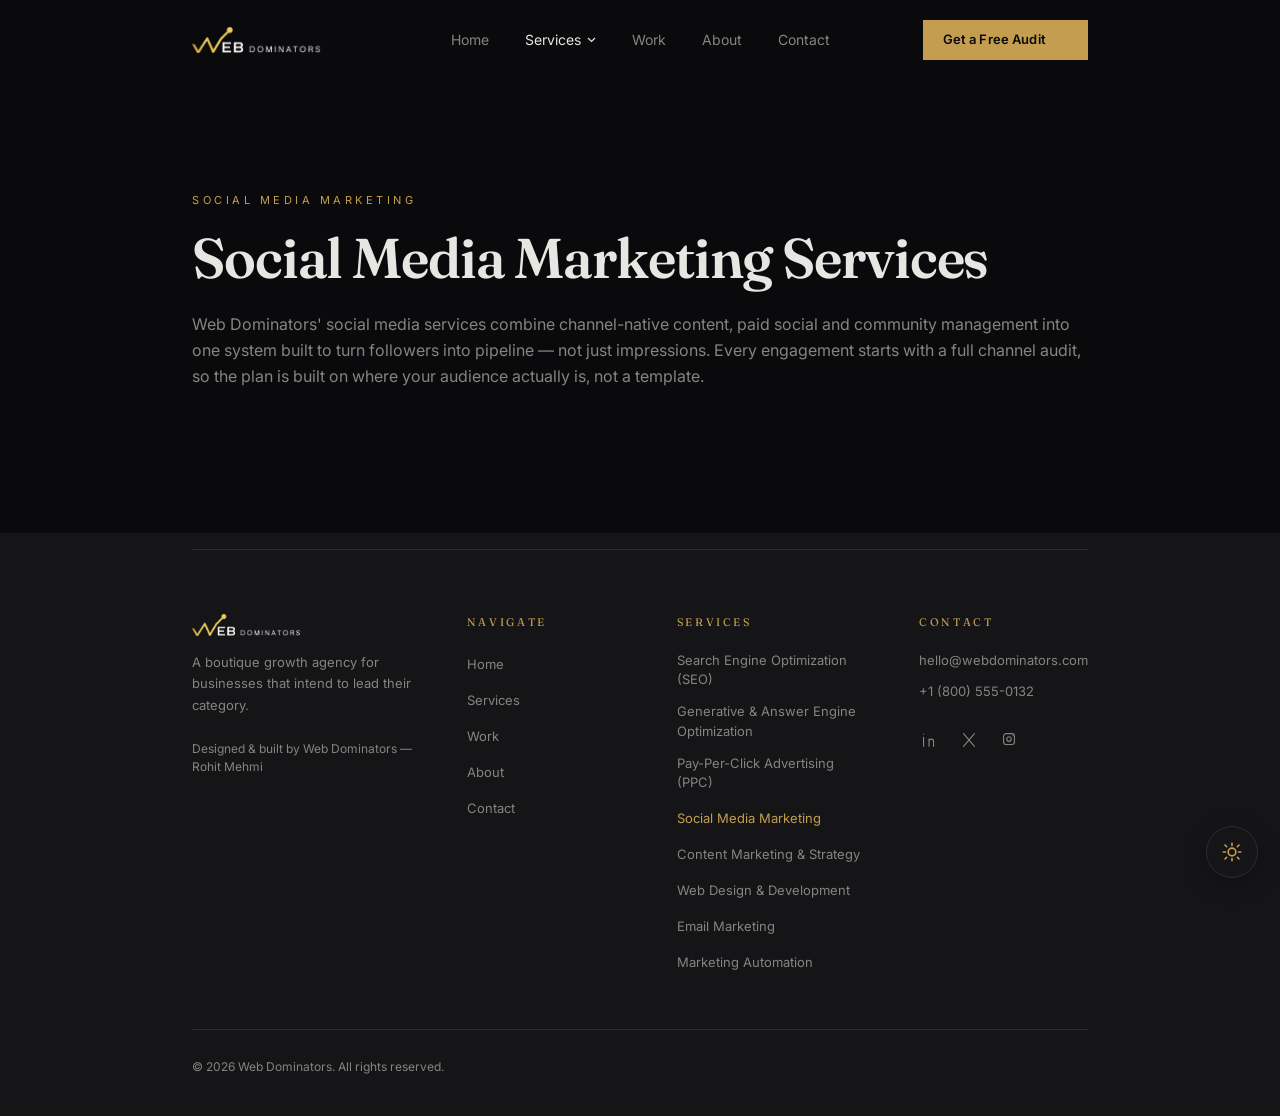
<file: social-media-marketing.html>
<!DOCTYPE html>
<html lang="en">

<head>
  <meta charset="utf-8">
  <meta name="viewport" content="width=device-width, initial-scale=1">
  <script>
    (function() {
      try {
        var t = localStorage.getItem("wd-theme");
        if (t === "light") {
          document.documentElement.setAttribute("data-theme", "light");
        }
      } catch (e) {}
    })();
  </script>
  <link rel="stylesheet" href="../styles.css">
  <link rel="stylesheet"
    href="https://fonts.googleapis.com/css2?family=Fraunces:opsz,wght@9..144,500;9..144,600;9..144,700&amp;family=Inter:wght@400;500;600&amp;display=swap">
  <title>Social Media Marketing Services — Web Dominators</title>
  <meta name="author" content="Web Dominators">
  <meta property="og:type" content="website">
  <meta name="twitter:card" content="summary_large_image">
  <meta name="description" content="Social media marketing built around pipeline, not vanity metrics — channel-native content and paid social run as one system by Web Dominators.">
  <meta property="og:title" content="Social Media Marketing Services — Web Dominators">
  <meta property="og:description" content="Social media marketing built around pipeline, not vanity metrics — channel-native content and paid social run as one system by Web Dominators.">
  <link rel="canonical" href="https://webdominators.com/services/social-media-marketing.html">
  <link rel="preconnect" href="https://fonts.googleapis.com">
  <link rel="preconnect" href="https://fonts.gstatic.com" crossorigin="anonymous">
  <link rel="icon" href="../favicon.ico" type="image/x-icon">

  <!-- Structured data: Service + Breadcrumb, for AI Overview / rich-result eligibility -->
  <script type="application/ld+json">
  {
    "@context": "https://schema.org",
    "@type": "Service",
    "serviceType": "Social Media Marketing",
    "name": "Social Media Marketing Services",
    "description": "Social media marketing built around pipeline, not vanity metrics — channel-native content and paid social run as one system by Web Dominators.",
    "provider": {
      "@type": "Organization",
      "name": "Web Dominators",
      "url": "https://webdominators.com",
      "email": "hello@webdominators.com"
    },
    "areaServed": "Worldwide"
  }
  </script>
  <script type="application/ld+json">
  {
    "@context": "https://schema.org",
    "@type": "BreadcrumbList",
    "itemListElement": [
      { "@type": "ListItem", "position": 1, "name": "Home", "item": "https://webdominators.com/" },
      { "@type": "ListItem", "position": 2, "name": "Services", "item": "https://webdominators.com/#services" },
      { "@type": "ListItem", "position": 3, "name": "Social Media Marketing Services", "item": "https://webdominators.com/services/social-media-marketing.html" }
    ]
  }
  </script>
</head>

<body>
  <div class="min-h-screen bg-background">
    <header id="site-header"
      class="fixed inset-x-0 top-0 z-50 transition-[background-color,border-color,backdrop-filter] duration-700 ease-expo border-b border-border/70 bg-[rgba(10,10,12,0.8)] backdrop-blur-xl">
      <div class="shell">
        <div
          class="shell-inner grid grid-cols-[minmax(0,1fr)_auto] items-center gap-4 py-4 md:grid-cols-[1fr_auto_1fr] md:py-5">
          <div class="enter min-w-0" style="animation-delay:80ms"><a href="../index.html#home"
              class="flex items-center gap-2.5 shrink-0"><img src="../logo.png" alt="Web Dominators" width="119"
                height="26" style="height:26px;width:auto;flex-shrink:0;"></a></div>
          <nav class="hidden items-center gap-9 justify-self-center md:flex"><a href="../index.html#home"
              class="enter link-underline text-sm text-muted-foreground" style="animation-delay:160ms">Home</a>
            <div id="services-dropdown" class="enter relative" style="animation-delay:240ms"><button
                class="link-underline flex items-center gap-1.5 text-sm text-foreground">Services<svg width="9"
                  height="6" viewBox="0 0 9 6" fill="none" aria-hidden="true">
                  <path d="M1 1l3.5 3.5L8 1" stroke="currentColor" stroke-width="1.2"></path>
                </svg></button>
              <div id="services-panel"
                class="absolute left-1/2 top-full w-[560px] -translate-x-1/2 pt-6 transition-all duration-500 ease-expo pointer-events-none translate-y-2 opacity-0">
                <div
                  class="grid grid-cols-2 gap-x-6 gap-y-1 rounded-md border border-border bg-surface/95 p-5 backdrop-blur-xl">
                  <a href="seo.html"
                    class="group rounded-sm px-3 py-2.5 transition-colors duration-500 ease-expo hover:bg-background/60"><span
                      class="block text-[13px] font-medium text-foreground">Search Engine Optimization (SEO)<span
                        class="mt-1 block h-px w-0 bg-accent transition-[width] duration-500 ease-expo group-hover:w-full"></span></span><span
                      class="mt-1 block text-[11.5px] text-muted-foreground">Rank higher, get found first</span></a>
                  <a href="../index.html#services"
                    class="group rounded-sm px-3 py-2.5 transition-colors duration-500 ease-expo hover:bg-background/60"><span
                      class="block text-[13px] font-medium text-foreground">Generative &amp; Answer Engine (GEO/AEO)<span
                        class="mt-1 block h-px w-0 bg-accent transition-[width] duration-500 ease-expo group-hover:w-full"></span></span><span
                      class="mt-1 block text-[11.5px] text-muted-foreground">Be the answer AI cites</span></a>
                  <a href="../index.html#services"
                    class="group rounded-sm px-3 py-2.5 transition-colors duration-500 ease-expo hover:bg-background/60"><span
                      class="block text-[13px] font-medium text-foreground">Pay-Per-Click Advertising (PPC)<span
                        class="mt-1 block h-px w-0 bg-accent transition-[width] duration-500 ease-expo group-hover:w-full"></span></span><span
                      class="mt-1 block text-[11.5px] text-muted-foreground">Spend less, convert more</span></a>
                  <a href="social-media-marketing.html"
                    class="group rounded-sm px-3 py-2.5 transition-colors duration-500 ease-expo hover:bg-background/60"><span
                      class="block text-[13px] font-medium text-accent">Social Media Marketing<span
                        class="mt-1 block h-px w-full bg-accent"></span></span><span
                      class="mt-1 block text-[11.5px] text-muted-foreground">Attention that converts</span></a>
                  <a href="../index.html#services"
                    class="group rounded-sm px-3 py-2.5 transition-colors duration-500 ease-expo hover:bg-background/60"><span
                      class="block text-[13px] font-medium text-foreground">Content Marketing &amp; Strategy<span
                        class="mt-1 block h-px w-0 bg-accent transition-[width] duration-500 ease-expo group-hover:w-full"></span></span><span
                      class="mt-1 block text-[11.5px] text-muted-foreground">Say something worth ranking</span></a>
                  <a href="../index.html#services"
                    class="group rounded-sm px-3 py-2.5 transition-colors duration-500 ease-expo hover:bg-background/60"><span
                      class="block text-[13px] font-medium text-foreground">Web Design &amp; Development<span
                        class="mt-1 block h-px w-0 bg-accent transition-[width] duration-500 ease-expo group-hover:w-full"></span></span><span
                      class="mt-1 block text-[11.5px] text-muted-foreground">Fast, sharp, built to sell</span></a>
                  <a href="../index.html#services"
                    class="group rounded-sm px-3 py-2.5 transition-colors duration-500 ease-expo hover:bg-background/60"><span
                      class="block text-[13px] font-medium text-foreground">Email Marketing<span
                        class="mt-1 block h-px w-0 bg-accent transition-[width] duration-500 ease-expo group-hover:w-full"></span></span><span
                      class="mt-1 block text-[11.5px] text-muted-foreground">Own the channel you rent least</span></a>
                  <a href="../index.html#services"
                    class="group rounded-sm px-3 py-2.5 transition-colors duration-500 ease-expo hover:bg-background/60"><span
                      class="block text-[13px] font-medium text-foreground">Marketing Automation<span
                        class="mt-1 block h-px w-0 bg-accent transition-[width] duration-500 ease-expo group-hover:w-full"></span></span><span
                      class="mt-1 block text-[11.5px] text-muted-foreground">Let the system do the follow-up</span></a>
                </div>
              </div>
            </div><a href="../index.html#work" class="enter link-underline text-sm text-muted-foreground"
              style="animation-delay:320ms">Work</a><a href="../index.html#process"
              class="enter link-underline text-sm text-muted-foreground" style="animation-delay:400ms">About</a><a
              href="../index.html#contact" class="enter link-underline text-sm text-muted-foreground"
              style="animation-delay:480ms">Contact</a>
          </nav>
          <div class="hidden justify-self-end md:block"><a href="../index.html#contact"
              class="enter btn-gold btn-audit inline-flex rounded-sm px-5 py-2.5 text-[13px]" style="animation-delay:560ms">Get a
              Free Audit <span class="rank-badge" aria-hidden="true"><span class="rank-hash">#</span><span class="rank-slot"><span class="rank-strip"><span>9</span><span>8</span><span>7</span><span>6</span><span>5</span><span>4</span><span>3</span><span>2</span><span>1</span></span></span></span></a></div><button id="mobile-menu-btn" aria-label="Menu"
            class="justify-self-end md:hidden"><span class="block h-px w-6 bg-foreground"></span><span
              class="mt-1.5 block h-px w-6 bg-foreground"></span></button>
        </div>
      </div>
    </header>
    <div id="mobile-overlay"
      class="fixed inset-0 z-50 bg-background transition-transform duration-700 ease-expo md:hidden -translate-y-full">
      <div class="flex h-full flex-col px-6 py-5">
        <div class="flex items-center justify-between"><a href="../index.html#home"
            class="flex items-center gap-2.5 shrink-0"><img src="../logo.png" alt="Web Dominators" width="119"
              height="26" style="height:26px;width:auto;flex-shrink:0;"></a><button id="mobile-close-btn"
            aria-label="Close menu" class="p-2"><svg width="18" height="18" viewBox="0 0 18 18" aria-hidden="true">
              <path d="M1 1l16 16M17 1L1 17" stroke="var(--foreground)" stroke-width="1.2"></path>
            </svg></button></div>
        <div class="mt-14 flex flex-col items-center gap-7 overflow-y-auto text-center"><a href="../index.html#home"
            class="font-display text-2xl">Home</a>
          <div class="w-full"><button id="mobile-acc-btn"
              class="mx-auto flex items-center gap-2 font-display text-2xl">Services<span id="mobile-acc-icon"
                class="text-accent transition-transform duration-500 ease-expo ">+</span></button>
            <div id="mobile-acc-panel" class="grid transition-[grid-template-rows,opacity] duration-500 ease-expo"
              style="grid-template-rows:0fr;opacity:0">
              <div class="overflow-hidden">
                <div class="flex flex-col gap-3 pt-5"><a href="seo.html" class="text-sm text-muted-foreground">Search Engine Optimization (SEO)</a><a href="../index.html#services" class="text-sm text-muted-foreground">Generative &amp; Answer Engine Optimization</a><a href="../index.html#services" class="text-sm text-muted-foreground">Pay-Per-Click Advertising (PPC)</a><a href="social-media-marketing.html" class="text-sm text-accent">Social Media Marketing</a><a href="../index.html#services" class="text-sm text-muted-foreground">Content Marketing &amp; Strategy</a><a href="../index.html#services" class="text-sm text-muted-foreground">Web Design &amp; Development</a><a href="../index.html#services" class="text-sm text-muted-foreground">Email Marketing</a><a href="../index.html#services" class="text-sm text-muted-foreground">Marketing Automation</a></div>
              </div>
            </div>
          </div><a href="../index.html#work" class="font-display text-2xl">Work</a><a href="../index.html#process"
            class="font-display text-2xl">About</a><a href="../index.html#contact" class="font-display text-2xl">Contact</a><a
            href="../index.html#contact" class="btn-gold btn-audit mt-4 rounded-sm px-6 py-3 text-sm">Get a Free Audit <span class="rank-badge" aria-hidden="true"><span class="rank-hash">#</span><span class="rank-slot"><span class="rank-strip"><span>9</span><span>8</span><span>7</span><span>6</span><span>5</span><span>4</span><span>3</span><span>2</span><span>1</span></span></span></span></a>
        </div>
      </div>
    </div>

    <main>

      <!-- ============ HERO ============ -->
      <section class="relative overflow-hidden pb-24 pt-36 lg:pb-36 lg:pt-48">
        <div class="shell">
          <div class="shell-inner">
            <div class="min-w-0 max-w-3xl">
              <p class="enter text-[11px] uppercase tracking-[0.32em] text-accent" style="animation-delay:120ms">
                Social Media Marketing</p>
              <h1 class="enter mt-5 font-display text-[40px] font-semibold leading-[1.05] tracking-[-0.02em] sm:text-[56px]"
                style="animation-delay:200ms">Social Media Marketing Services</h1>
              <p class="enter mt-6 max-w-[70ch] text-[16px] leading-relaxed text-muted-foreground"
                style="animation-delay:280ms">Web Dominators' social media services combine channel-native content, paid social and community management into one system built to turn followers into pipeline — not just impressions. Every engagement starts with a full channel audit, so the plan is built on where your audience actually is, not a template.</p>
            </div>
          </div>
        </div>
      </section>

    </main>

    <footer class="bg-surface pb-10 pt-4">
      <div class="shell">
        <div class="shell-inner">
          <div class="grid gap-12 border-t border-border pt-16 md:grid-cols-2 lg:grid-cols-[1.4fr_1fr_1.2fr_1fr]">
            <div>
              <div class="flex items-center gap-2.5"><img src="../logo.png" alt="Web Dominators" width="101" height="22"
                  style="height:22px;width:auto;flex-shrink:0;"></div>
              <p class="mt-4 max-w-[34ch] text-[13px] leading-relaxed text-muted-foreground">A boutique growth agency
                for businesses that intend to lead their category.</p>
              <p class="mt-6 text-[12px] text-muted-foreground">Designed &amp; built by Web Dominators — Rohit Mehmi</p>
            </div>
            <div>
              <h3 class="text-[11px] uppercase tracking-[0.24em] text-accent">Navigate</h3>
              <ul class="mt-5 space-y-3">
                <li><a href="../index.html#home" class="link-underline text-[13px] text-muted-foreground">Home</a></li>
                <li><a href="../index.html#services" class="link-underline text-[13px] text-muted-foreground">Services</a></li>
                <li><a href="../index.html#work" class="link-underline text-[13px] text-muted-foreground">Work</a></li>
                <li><a href="../index.html#process" class="link-underline text-[13px] text-muted-foreground">About</a></li>
                <li><a href="../index.html#contact" class="link-underline text-[13px] text-muted-foreground">Contact</a></li>
              </ul>
            </div>
            <div>
              <h3 class="text-[11px] uppercase tracking-[0.24em] text-accent">Services</h3>
              <ul class="mt-5 space-y-3">
                <li><a href="seo.html" class="link-underline text-[13px] text-muted-foreground">Search Engine Optimization (SEO)</a></li>
                <li><a href="../index.html#services" class="link-underline text-[13px] text-muted-foreground">Generative &amp; Answer Engine Optimization</a></li>
                <li><a href="../index.html#services" class="link-underline text-[13px] text-muted-foreground">Pay-Per-Click Advertising (PPC)</a></li>
                <li><a href="social-media-marketing.html" class="link-underline text-[13px] text-accent">Social Media Marketing</a></li>
                <li><a href="../index.html#services" class="link-underline text-[13px] text-muted-foreground">Content Marketing &amp; Strategy</a></li>
                <li><a href="../index.html#services" class="link-underline text-[13px] text-muted-foreground">Web Design &amp; Development</a></li>
                <li><a href="../index.html#services" class="link-underline text-[13px] text-muted-foreground">Email Marketing</a></li>
                <li><a href="../index.html#services" class="link-underline text-[13px] text-muted-foreground">Marketing Automation</a></li>
              </ul>
            </div>
            <div>
              <h3 class="text-[11px] uppercase tracking-[0.24em] text-accent">Contact</h3>
              <ul class="mt-5 space-y-3 text-[13px] text-muted-foreground">
                <li><a href="mailto:hello@webdominators.com" class="link-underline">hello@webdominators.com</a></li>
                <li><a href="tel:+18005550132" class="link-underline">+1 (800) 555-0132</a></li>
              </ul>
              <div class="mt-7 flex gap-5"><a href="../index.html#contact" aria-label="LinkedIn"
                  class="text-muted-foreground transition-colors duration-500 ease-expo hover:text-accent"><svg
                    width="20" height="20" viewBox="0 0 20 22" fill="none" stroke="currentColor" stroke-width="1.2"
                    stroke-linecap="round" stroke-linejoin="round">
                    <path d="M4 8v10M4 4.5v.01M10 18v-5.5a2.5 2.5 0 015 0V18M10 18v-8"></path>
                  </svg></a><a href="../index.html#contact" aria-label="X"
                  class="text-muted-foreground transition-colors duration-500 ease-expo hover:text-accent"><svg
                    width="20" height="20" viewBox="0 0 20 22" fill="none" stroke="currentColor" stroke-width="1.2"
                    stroke-linecap="round" stroke-linejoin="round">
                    <path d="M4 4l12 14M16 4L4 18"></path>
                  </svg></a><a href="../index.html#contact" aria-label="Instagram"
                  class="text-muted-foreground transition-colors duration-500 ease-expo hover:text-accent"><svg
                    width="20" height="20" viewBox="0 0 20 22" fill="none" stroke="currentColor" stroke-width="1.2"
                    stroke-linecap="round" stroke-linejoin="round">
                    <path
                      d="M4 7a3 3 0 013-3h6a3 3 0 013 3v6a3 3 0 01-3 3H7a3 3 0 01-3-3zM10 7.5a2.5 2.5 0 100 5 2.5 2.5 0 000-5M14 6.4v.01">
                    </path>
                  </svg></a></div>
            </div>
          </div>
          <div class="mt-14 border-t border-border pt-7">
            <p class="text-[12px] text-muted-foreground">© 2026 Web Dominators. All rights reserved.</p>
          </div>
        </div>
      </div>
    </footer>
  </div><button id="theme-toggle" class="theme-toggle" aria-label="Toggle light and dark mode" type="button"><svg
      class="theme-toggle-icon theme-toggle-sun" viewBox="0 0 24 24" fill="none" stroke="currentColor"
      stroke-width="1.8" stroke-linecap="round" stroke-linejoin="round" aria-hidden="true">
      <circle cx="12" cy="12" r="4.2"></circle>
      <path
        d="M12 2.5v2.4M12 19.1v2.4M4.4 4.4l1.7 1.7M17.9 17.9l1.7 1.7M2.5 12h2.4M19.1 12h2.4M4.4 19.6l1.7-1.7M17.9 6.1l1.7-1.7">
      </path>
    </svg><svg class="theme-toggle-icon theme-toggle-moon" viewBox="0 0 24 24" fill="none" stroke="currentColor"
      stroke-width="1.8" stroke-linecap="round" stroke-linejoin="round" aria-hidden="true">
      <path d="M20 14.5A8.5 8.5 0 1 1 9.5 4a6.8 6.8 0 0 0 10.5 10.5z"></path>
    </svg></button>
  <script src="../script.js"></script>
</body>

</html>
</file>
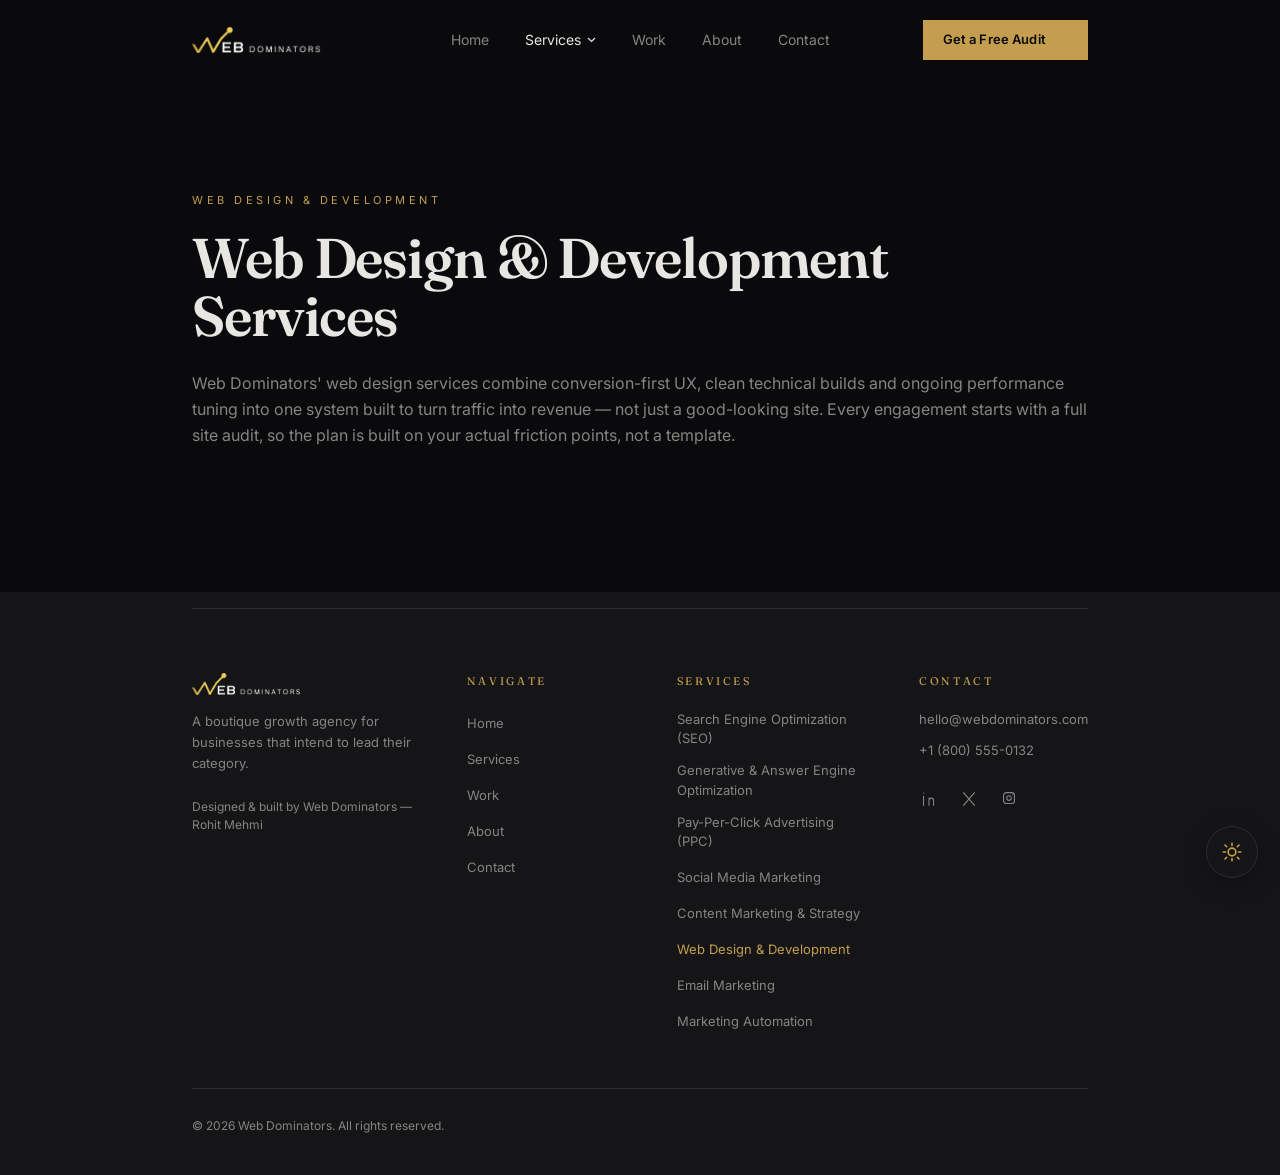
<file: web-design.html>
<!DOCTYPE html>
<html lang="en">

<head>
  <meta charset="utf-8">
  <meta name="viewport" content="width=device-width, initial-scale=1">
  <script>
    (function() {
      try {
        var t = localStorage.getItem("wd-theme");
        if (t === "light") {
          document.documentElement.setAttribute("data-theme", "light");
        }
      } catch (e) {}
    })();
  </script>
  <link rel="stylesheet" href="../styles.css">
  <link rel="stylesheet"
    href="https://fonts.googleapis.com/css2?family=Fraunces:opsz,wght@9..144,500;9..144,600;9..144,700&amp;family=Inter:wght@400;500;600&amp;display=swap">
  <title>Web Design &amp; Development Services — Web Dominators</title>
  <meta name="author" content="Web Dominators">
  <meta property="og:type" content="website">
  <meta name="twitter:card" content="summary_large_image">
  <meta name="description" content="Web design and development built around conversion, not just aesthetics — performance-first sites built and maintained by Web Dominators.">
  <meta property="og:title" content="Web Design &amp; Development Services — Web Dominators">
  <meta property="og:description" content="Web design and development built around conversion, not just aesthetics — performance-first sites built and maintained by Web Dominators.">
  <link rel="canonical" href="https://webdominators.com/services/web-design.html">
  <link rel="preconnect" href="https://fonts.googleapis.com">
  <link rel="preconnect" href="https://fonts.gstatic.com" crossorigin="anonymous">
  <link rel="icon" href="../favicon.ico" type="image/x-icon">

  <!-- Structured data: Service + Breadcrumb, for AI Overview / rich-result eligibility -->
  <script type="application/ld+json">
  {
    "@context": "https://schema.org",
    "@type": "Service",
    "serviceType": "Web Design and Development",
    "name": "Web Design &amp; Development Services",
    "description": "Web design and development built around conversion, not just aesthetics — performance-first sites built and maintained by Web Dominators.",
    "provider": {
      "@type": "Organization",
      "name": "Web Dominators",
      "url": "https://webdominators.com",
      "email": "hello@webdominators.com"
    },
    "areaServed": "Worldwide"
  }
  </script>
  <script type="application/ld+json">
  {
    "@context": "https://schema.org",
    "@type": "BreadcrumbList",
    "itemListElement": [
      { "@type": "ListItem", "position": 1, "name": "Home", "item": "https://webdominators.com/" },
      { "@type": "ListItem", "position": 2, "name": "Services", "item": "https://webdominators.com/#services" },
      { "@type": "ListItem", "position": 3, "name": "Web Design &amp; Development Services", "item": "https://webdominators.com/services/web-design.html" }
    ]
  }
  </script>
</head>

<body>
  <div class="min-h-screen bg-background">
    <header id="site-header"
      class="fixed inset-x-0 top-0 z-50 transition-[background-color,border-color,backdrop-filter] duration-700 ease-expo border-b border-border/70 bg-[rgba(10,10,12,0.8)] backdrop-blur-xl">
      <div class="shell">
        <div
          class="shell-inner grid grid-cols-[minmax(0,1fr)_auto] items-center gap-4 py-4 md:grid-cols-[1fr_auto_1fr] md:py-5">
          <div class="enter min-w-0" style="animation-delay:80ms"><a href="../index.html#home"
              class="flex items-center gap-2.5 shrink-0"><img src="../logo.png" alt="Web Dominators" width="119"
                height="26" style="height:26px;width:auto;flex-shrink:0;"></a></div>
          <nav class="hidden items-center gap-9 justify-self-center md:flex"><a href="../index.html#home"
              class="enter link-underline text-sm text-muted-foreground" style="animation-delay:160ms">Home</a>
            <div id="services-dropdown" class="enter relative" style="animation-delay:240ms"><button
                class="link-underline flex items-center gap-1.5 text-sm text-foreground">Services<svg width="9"
                  height="6" viewBox="0 0 9 6" fill="none" aria-hidden="true">
                  <path d="M1 1l3.5 3.5L8 1" stroke="currentColor" stroke-width="1.2"></path>
                </svg></button>
              <div id="services-panel"
                class="absolute left-1/2 top-full w-[560px] -translate-x-1/2 pt-6 transition-all duration-500 ease-expo pointer-events-none translate-y-2 opacity-0">
                <div
                  class="grid grid-cols-2 gap-x-6 gap-y-1 rounded-md border border-border bg-surface/95 p-5 backdrop-blur-xl">
                  <a href="seo.html"
                    class="group rounded-sm px-3 py-2.5 transition-colors duration-500 ease-expo hover:bg-background/60"><span
                      class="block text-[13px] font-medium text-foreground">Search Engine Optimization (SEO)<span
                        class="mt-1 block h-px w-0 bg-accent transition-[width] duration-500 ease-expo group-hover:w-full"></span></span><span
                      class="mt-1 block text-[11.5px] text-muted-foreground">Rank higher, get found first</span></a>
                  <a href="../index.html#services"
                    class="group rounded-sm px-3 py-2.5 transition-colors duration-500 ease-expo hover:bg-background/60"><span
                      class="block text-[13px] font-medium text-foreground">Generative &amp; Answer Engine (GEO/AEO)<span
                        class="mt-1 block h-px w-0 bg-accent transition-[width] duration-500 ease-expo group-hover:w-full"></span></span><span
                      class="mt-1 block text-[11.5px] text-muted-foreground">Be the answer AI cites</span></a>
                  <a href="../index.html#services"
                    class="group rounded-sm px-3 py-2.5 transition-colors duration-500 ease-expo hover:bg-background/60"><span
                      class="block text-[13px] font-medium text-foreground">Pay-Per-Click Advertising (PPC)<span
                        class="mt-1 block h-px w-0 bg-accent transition-[width] duration-500 ease-expo group-hover:w-full"></span></span><span
                      class="mt-1 block text-[11.5px] text-muted-foreground">Spend less, convert more</span></a>
                  <a href="../index.html#services"
                    class="group rounded-sm px-3 py-2.5 transition-colors duration-500 ease-expo hover:bg-background/60"><span
                      class="block text-[13px] font-medium text-foreground">Social Media Marketing<span
                        class="mt-1 block h-px w-0 bg-accent transition-[width] duration-500 ease-expo group-hover:w-full"></span></span><span
                      class="mt-1 block text-[11.5px] text-muted-foreground">Attention that converts</span></a>
                  <a href="../index.html#services"
                    class="group rounded-sm px-3 py-2.5 transition-colors duration-500 ease-expo hover:bg-background/60"><span
                      class="block text-[13px] font-medium text-foreground">Content Marketing &amp; Strategy<span
                        class="mt-1 block h-px w-0 bg-accent transition-[width] duration-500 ease-expo group-hover:w-full"></span></span><span
                      class="mt-1 block text-[11.5px] text-muted-foreground">Say something worth ranking</span></a>
                  <a href="web-design.html"
                    class="group rounded-sm px-3 py-2.5 transition-colors duration-500 ease-expo hover:bg-background/60"><span
                      class="block text-[13px] font-medium text-accent">Web Design &amp; Development<span
                        class="mt-1 block h-px w-full bg-accent"></span></span><span
                      class="mt-1 block text-[11.5px] text-muted-foreground">Fast, sharp, built to sell</span></a>
                  <a href="../index.html#services"
                    class="group rounded-sm px-3 py-2.5 transition-colors duration-500 ease-expo hover:bg-background/60"><span
                      class="block text-[13px] font-medium text-foreground">Email Marketing<span
                        class="mt-1 block h-px w-0 bg-accent transition-[width] duration-500 ease-expo group-hover:w-full"></span></span><span
                      class="mt-1 block text-[11.5px] text-muted-foreground">Own the channel you rent least</span></a>
                  <a href="../index.html#services"
                    class="group rounded-sm px-3 py-2.5 transition-colors duration-500 ease-expo hover:bg-background/60"><span
                      class="block text-[13px] font-medium text-foreground">Marketing Automation<span
                        class="mt-1 block h-px w-0 bg-accent transition-[width] duration-500 ease-expo group-hover:w-full"></span></span><span
                      class="mt-1 block text-[11.5px] text-muted-foreground">Let the system do the follow-up</span></a>
                </div>
              </div>
            </div><a href="../index.html#work" class="enter link-underline text-sm text-muted-foreground"
              style="animation-delay:320ms">Work</a><a href="../index.html#process"
              class="enter link-underline text-sm text-muted-foreground" style="animation-delay:400ms">About</a><a
              href="../index.html#contact" class="enter link-underline text-sm text-muted-foreground"
              style="animation-delay:480ms">Contact</a>
          </nav>
          <div class="hidden justify-self-end md:block"><a href="../index.html#contact"
              class="enter btn-gold btn-audit inline-flex rounded-sm px-5 py-2.5 text-[13px]" style="animation-delay:560ms">Get a
              Free Audit <span class="rank-badge" aria-hidden="true"><span class="rank-hash">#</span><span class="rank-slot"><span class="rank-strip"><span>9</span><span>8</span><span>7</span><span>6</span><span>5</span><span>4</span><span>3</span><span>2</span><span>1</span></span></span></span></a></div><button id="mobile-menu-btn" aria-label="Menu"
            class="justify-self-end md:hidden"><span class="block h-px w-6 bg-foreground"></span><span
              class="mt-1.5 block h-px w-6 bg-foreground"></span></button>
        </div>
      </div>
    </header>
    <div id="mobile-overlay"
      class="fixed inset-0 z-50 bg-background transition-transform duration-700 ease-expo md:hidden -translate-y-full">
      <div class="flex h-full flex-col px-6 py-5">
        <div class="flex items-center justify-between"><a href="../index.html#home"
            class="flex items-center gap-2.5 shrink-0"><img src="../logo.png" alt="Web Dominators" width="119"
              height="26" style="height:26px;width:auto;flex-shrink:0;"></a><button id="mobile-close-btn"
            aria-label="Close menu" class="p-2"><svg width="18" height="18" viewBox="0 0 18 18" aria-hidden="true">
              <path d="M1 1l16 16M17 1L1 17" stroke="var(--foreground)" stroke-width="1.2"></path>
            </svg></button></div>
        <div class="mt-14 flex flex-col items-center gap-7 overflow-y-auto text-center"><a href="../index.html#home"
            class="font-display text-2xl">Home</a>
          <div class="w-full"><button id="mobile-acc-btn"
              class="mx-auto flex items-center gap-2 font-display text-2xl">Services<span id="mobile-acc-icon"
                class="text-accent transition-transform duration-500 ease-expo ">+</span></button>
            <div id="mobile-acc-panel" class="grid transition-[grid-template-rows,opacity] duration-500 ease-expo"
              style="grid-template-rows:0fr;opacity:0">
              <div class="overflow-hidden">
                <div class="flex flex-col gap-3 pt-5"><a href="seo.html" class="text-sm text-muted-foreground">Search Engine Optimization (SEO)</a><a href="../index.html#services" class="text-sm text-muted-foreground">Generative &amp; Answer Engine Optimization</a><a href="../index.html#services" class="text-sm text-muted-foreground">Pay-Per-Click Advertising (PPC)</a><a href="../index.html#services" class="text-sm text-muted-foreground">Social Media Marketing</a><a href="../index.html#services" class="text-sm text-muted-foreground">Content Marketing &amp; Strategy</a><a href="web-design.html" class="text-sm text-accent">Web Design &amp; Development</a><a href="../index.html#services" class="text-sm text-muted-foreground">Email Marketing</a><a href="../index.html#services" class="text-sm text-muted-foreground">Marketing Automation</a></div>
              </div>
            </div>
          </div><a href="../index.html#work" class="font-display text-2xl">Work</a><a href="../index.html#process"
            class="font-display text-2xl">About</a><a href="../index.html#contact" class="font-display text-2xl">Contact</a><a
            href="../index.html#contact" class="btn-gold btn-audit mt-4 rounded-sm px-6 py-3 text-sm">Get a Free Audit <span class="rank-badge" aria-hidden="true"><span class="rank-hash">#</span><span class="rank-slot"><span class="rank-strip"><span>9</span><span>8</span><span>7</span><span>6</span><span>5</span><span>4</span><span>3</span><span>2</span><span>1</span></span></span></span></a>
        </div>
      </div>
    </div>

    <main>

      <!-- ============ HERO ============ -->
      <section class="relative overflow-hidden pb-24 pt-36 lg:pb-36 lg:pt-48">
        <div class="shell">
          <div class="shell-inner">
            <div class="min-w-0 max-w-3xl">
              <p class="enter text-[11px] uppercase tracking-[0.32em] text-accent" style="animation-delay:120ms">
                Web Design &amp; Development</p>
              <h1 class="enter mt-5 font-display text-[40px] font-semibold leading-[1.05] tracking-[-0.02em] sm:text-[56px]"
                style="animation-delay:200ms">Web Design &amp; Development Services</h1>
              <p class="enter mt-6 max-w-[70ch] text-[16px] leading-relaxed text-muted-foreground"
                style="animation-delay:280ms">Web Dominators' web design services combine conversion-first UX, clean technical builds and ongoing performance tuning into one system built to turn traffic into revenue — not just a good-looking site. Every engagement starts with a full site audit, so the plan is built on your actual friction points, not a template.</p>
            </div>
          </div>
        </div>
      </section>

    </main>

    <footer class="bg-surface pb-10 pt-4">
      <div class="shell">
        <div class="shell-inner">
          <div class="grid gap-12 border-t border-border pt-16 md:grid-cols-2 lg:grid-cols-[1.4fr_1fr_1.2fr_1fr]">
            <div>
              <div class="flex items-center gap-2.5"><img src="../logo.png" alt="Web Dominators" width="101" height="22"
                  style="height:22px;width:auto;flex-shrink:0;"></div>
              <p class="mt-4 max-w-[34ch] text-[13px] leading-relaxed text-muted-foreground">A boutique growth agency
                for businesses that intend to lead their category.</p>
              <p class="mt-6 text-[12px] text-muted-foreground">Designed &amp; built by Web Dominators — Rohit Mehmi</p>
            </div>
            <div>
              <h3 class="text-[11px] uppercase tracking-[0.24em] text-accent">Navigate</h3>
              <ul class="mt-5 space-y-3">
                <li><a href="../index.html#home" class="link-underline text-[13px] text-muted-foreground">Home</a></li>
                <li><a href="../index.html#services" class="link-underline text-[13px] text-muted-foreground">Services</a></li>
                <li><a href="../index.html#work" class="link-underline text-[13px] text-muted-foreground">Work</a></li>
                <li><a href="../index.html#process" class="link-underline text-[13px] text-muted-foreground">About</a></li>
                <li><a href="../index.html#contact" class="link-underline text-[13px] text-muted-foreground">Contact</a></li>
              </ul>
            </div>
            <div>
              <h3 class="text-[11px] uppercase tracking-[0.24em] text-accent">Services</h3>
              <ul class="mt-5 space-y-3">
                <li><a href="seo.html" class="link-underline text-[13px] text-muted-foreground">Search Engine Optimization (SEO)</a></li>
                <li><a href="../index.html#services" class="link-underline text-[13px] text-muted-foreground">Generative &amp; Answer Engine Optimization</a></li>
                <li><a href="../index.html#services" class="link-underline text-[13px] text-muted-foreground">Pay-Per-Click Advertising (PPC)</a></li>
                <li><a href="../index.html#services" class="link-underline text-[13px] text-muted-foreground">Social Media Marketing</a></li>
                <li><a href="../index.html#services" class="link-underline text-[13px] text-muted-foreground">Content Marketing &amp; Strategy</a></li>
                <li><a href="web-design.html" class="link-underline text-[13px] text-accent">Web Design &amp; Development</a></li>
                <li><a href="../index.html#services" class="link-underline text-[13px] text-muted-foreground">Email Marketing</a></li>
                <li><a href="../index.html#services" class="link-underline text-[13px] text-muted-foreground">Marketing Automation</a></li>
              </ul>
            </div>
            <div>
              <h3 class="text-[11px] uppercase tracking-[0.24em] text-accent">Contact</h3>
              <ul class="mt-5 space-y-3 text-[13px] text-muted-foreground">
                <li><a href="mailto:hello@webdominators.com" class="link-underline">hello@webdominators.com</a></li>
                <li><a href="tel:+18005550132" class="link-underline">+1 (800) 555-0132</a></li>
              </ul>
              <div class="mt-7 flex gap-5"><a href="../index.html#contact" aria-label="LinkedIn"
                  class="text-muted-foreground transition-colors duration-500 ease-expo hover:text-accent"><svg
                    width="20" height="20" viewBox="0 0 20 22" fill="none" stroke="currentColor" stroke-width="1.2"
                    stroke-linecap="round" stroke-linejoin="round">
                    <path d="M4 8v10M4 4.5v.01M10 18v-5.5a2.5 2.5 0 015 0V18M10 18v-8"></path>
                  </svg></a><a href="../index.html#contact" aria-label="X"
                  class="text-muted-foreground transition-colors duration-500 ease-expo hover:text-accent"><svg
                    width="20" height="20" viewBox="0 0 20 22" fill="none" stroke="currentColor" stroke-width="1.2"
                    stroke-linecap="round" stroke-linejoin="round">
                    <path d="M4 4l12 14M16 4L4 18"></path>
                  </svg></a><a href="../index.html#contact" aria-label="Instagram"
                  class="text-muted-foreground transition-colors duration-500 ease-expo hover:text-accent"><svg
                    width="20" height="20" viewBox="0 0 20 22" fill="none" stroke="currentColor" stroke-width="1.2"
                    stroke-linecap="round" stroke-linejoin="round">
                    <path
                      d="M4 7a3 3 0 013-3h6a3 3 0 013 3v6a3 3 0 01-3 3H7a3 3 0 01-3-3zM10 7.5a2.5 2.5 0 100 5 2.5 2.5 0 000-5M14 6.4v.01">
                    </path>
                  </svg></a></div>
            </div>
          </div>
          <div class="mt-14 border-t border-border pt-7">
            <p class="text-[12px] text-muted-foreground">© 2026 Web Dominators. All rights reserved.</p>
          </div>
        </div>
      </div>
    </footer>
  </div><button id="theme-toggle" class="theme-toggle" aria-label="Toggle light and dark mode" type="button"><svg
      class="theme-toggle-icon theme-toggle-sun" viewBox="0 0 24 24" fill="none" stroke="currentColor"
      stroke-width="1.8" stroke-linecap="round" stroke-linejoin="round" aria-hidden="true">
      <circle cx="12" cy="12" r="4.2"></circle>
      <path
        d="M12 2.5v2.4M12 19.1v2.4M4.4 4.4l1.7 1.7M17.9 17.9l1.7 1.7M2.5 12h2.4M19.1 12h2.4M4.4 19.6l1.7-1.7M17.9 6.1l1.7-1.7">
      </path>
    </svg><svg class="theme-toggle-icon theme-toggle-moon" viewBox="0 0 24 24" fill="none" stroke="currentColor"
      stroke-width="1.8" stroke-linecap="round" stroke-linejoin="round" aria-hidden="true">
      <path d="M20 14.5A8.5 8.5 0 1 1 9.5 4a6.8 6.8 0 0 0 10.5 10.5z"></path>
    </svg></button>
  <script src="../script.js"></script>
</body>

</html>
</file>
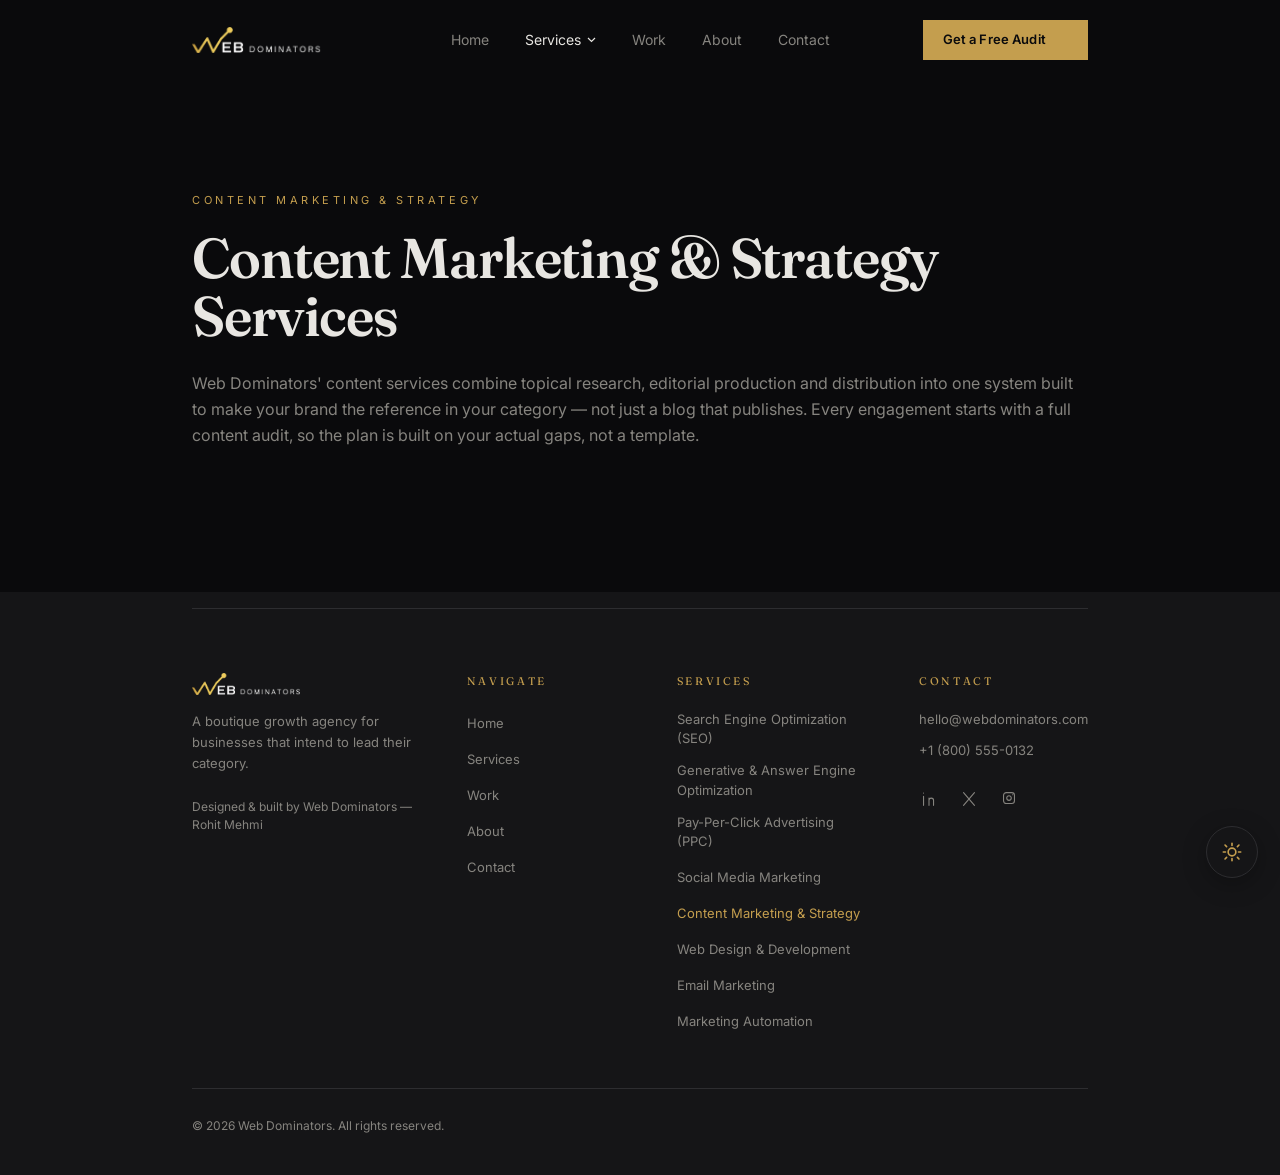
<file: services/content-marketing.html>
<!DOCTYPE html>
<html lang="en">

<head>
  <meta charset="utf-8">
  <meta name="viewport" content="width=device-width, initial-scale=1">
  <script>
    (function() {
      try {
        var t = localStorage.getItem("wd-theme");
        if (t === "light") {
          document.documentElement.setAttribute("data-theme", "light");
        }
      } catch (e) {}
    })();
  </script>
  <link rel="stylesheet" href="../styles.css">
  <link rel="stylesheet"
    href="https://fonts.googleapis.com/css2?family=Fraunces:opsz,wght@9..144,500;9..144,600;9..144,700&amp;family=Inter:wght@400;500;600&amp;display=swap">
  <title>Content Marketing &amp; Strategy Services — Web Dominators</title>
  <meta name="author" content="Web Dominators">
  <meta property="og:type" content="website">
  <meta name="twitter:card" content="summary_large_image">
  <meta name="description" content="Content marketing built around topical authority, not just publishing volume — research, editorial and distribution run as one system by Web Dominators.">
  <meta property="og:title" content="Content Marketing &amp; Strategy Services — Web Dominators">
  <meta property="og:description" content="Content marketing built around topical authority, not just publishing volume — research, editorial and distribution run as one system by Web Dominators.">
  <link rel="canonical" href="https://webdominators.com/services/content-marketing.html">
  <link rel="preconnect" href="https://fonts.googleapis.com">
  <link rel="preconnect" href="https://fonts.gstatic.com" crossorigin="anonymous">
  <link rel="icon" href="../favicon.ico" type="image/x-icon">

  <!-- Structured data: Service + Breadcrumb, for AI Overview / rich-result eligibility -->
  <script type="application/ld+json">
  {
    "@context": "https://schema.org",
    "@type": "Service",
    "serviceType": "Content Marketing",
    "name": "Content Marketing &amp; Strategy Services",
    "description": "Content marketing built around topical authority, not just publishing volume — research, editorial and distribution run as one system by Web Dominators.",
    "provider": {
      "@type": "Organization",
      "name": "Web Dominators",
      "url": "https://webdominators.com",
      "email": "hello@webdominators.com"
    },
    "areaServed": "Worldwide"
  }
  </script>
  <script type="application/ld+json">
  {
    "@context": "https://schema.org",
    "@type": "BreadcrumbList",
    "itemListElement": [
      { "@type": "ListItem", "position": 1, "name": "Home", "item": "https://webdominators.com/" },
      { "@type": "ListItem", "position": 2, "name": "Services", "item": "https://webdominators.com/#services" },
      { "@type": "ListItem", "position": 3, "name": "Content Marketing &amp; Strategy Services", "item": "https://webdominators.com/services/content-marketing.html" }
    ]
  }
  </script>
</head>

<body>
  <div class="min-h-screen bg-background">
    <header id="site-header"
      class="fixed inset-x-0 top-0 z-50 transition-[background-color,border-color,backdrop-filter] duration-700 ease-expo border-b border-border/70 bg-[rgba(10,10,12,0.8)] backdrop-blur-xl">
      <div class="shell">
        <div
          class="shell-inner grid grid-cols-[minmax(0,1fr)_auto] items-center gap-4 py-4 md:grid-cols-[1fr_auto_1fr] md:py-5">
          <div class="enter min-w-0" style="animation-delay:80ms"><a href="../index.html#home"
              class="flex items-center gap-2.5 shrink-0"><img src="../logo.png" alt="Web Dominators" width="119"
                height="26" style="height:26px;width:auto;flex-shrink:0;"></a></div>
          <nav class="hidden items-center gap-9 justify-self-center md:flex"><a href="../index.html#home"
              class="enter link-underline text-sm text-muted-foreground" style="animation-delay:160ms">Home</a>
            <div id="services-dropdown" class="enter relative" style="animation-delay:240ms"><button
                class="link-underline flex items-center gap-1.5 text-sm text-foreground">Services<svg width="9"
                  height="6" viewBox="0 0 9 6" fill="none" aria-hidden="true">
                  <path d="M1 1l3.5 3.5L8 1" stroke="currentColor" stroke-width="1.2"></path>
                </svg></button>
              <div id="services-panel"
                class="absolute left-1/2 top-full w-[560px] -translate-x-1/2 pt-6 transition-all duration-500 ease-expo pointer-events-none translate-y-2 opacity-0">
                <div
                  class="grid grid-cols-2 gap-x-6 gap-y-1 rounded-md border border-border bg-surface/95 p-5 backdrop-blur-xl">
                  <a href="seo.html"
                    class="group rounded-sm px-3 py-2.5 transition-colors duration-500 ease-expo hover:bg-background/60"><span
                      class="block text-[13px] font-medium text-foreground">Search Engine Optimization (SEO)<span
                        class="mt-1 block h-px w-0 bg-accent transition-[width] duration-500 ease-expo group-hover:w-full"></span></span><span
                      class="mt-1 block text-[11.5px] text-muted-foreground">Rank higher, get found first</span></a>
                  <a href="geo.html"
                    class="group rounded-sm px-3 py-2.5 transition-colors duration-500 ease-expo hover:bg-background/60"><span
                      class="block text-[13px] font-medium text-foreground">Generative &amp; Answer Engine (GEO/AEO)<span
                        class="mt-1 block h-px w-0 bg-accent transition-[width] duration-500 ease-expo group-hover:w-full"></span></span><span
                      class="mt-1 block text-[11.5px] text-muted-foreground">Be the answer AI cites</span></a>
                  <a href="ppc.html"
                    class="group rounded-sm px-3 py-2.5 transition-colors duration-500 ease-expo hover:bg-background/60"><span
                      class="block text-[13px] font-medium text-foreground">Pay-Per-Click Advertising (PPC)<span
                        class="mt-1 block h-px w-0 bg-accent transition-[width] duration-500 ease-expo group-hover:w-full"></span></span><span
                      class="mt-1 block text-[11.5px] text-muted-foreground">Spend less, convert more</span></a>
                  <a href="social-media-marketing.html"
                    class="group rounded-sm px-3 py-2.5 transition-colors duration-500 ease-expo hover:bg-background/60"><span
                      class="block text-[13px] font-medium text-foreground">Social Media Marketing<span
                        class="mt-1 block h-px w-0 bg-accent transition-[width] duration-500 ease-expo group-hover:w-full"></span></span><span
                      class="mt-1 block text-[11.5px] text-muted-foreground">Attention that converts</span></a>
                  <a href="content-marketing.html"
                    class="group rounded-sm px-3 py-2.5 transition-colors duration-500 ease-expo hover:bg-background/60"><span
                      class="block text-[13px] font-medium text-accent">Content Marketing &amp; Strategy<span
                        class="mt-1 block h-px w-full bg-accent"></span></span><span
                      class="mt-1 block text-[11.5px] text-muted-foreground">Say something worth ranking</span></a>
                  <a href="web-design.html"
                    class="group rounded-sm px-3 py-2.5 transition-colors duration-500 ease-expo hover:bg-background/60"><span
                      class="block text-[13px] font-medium text-foreground">Web Design &amp; Development<span
                        class="mt-1 block h-px w-0 bg-accent transition-[width] duration-500 ease-expo group-hover:w-full"></span></span><span
                      class="mt-1 block text-[11.5px] text-muted-foreground">Fast, sharp, built to sell</span></a>
                  <a href="email-marketing.html"
                    class="group rounded-sm px-3 py-2.5 transition-colors duration-500 ease-expo hover:bg-background/60"><span
                      class="block text-[13px] font-medium text-foreground">Email Marketing<span
                        class="mt-1 block h-px w-0 bg-accent transition-[width] duration-500 ease-expo group-hover:w-full"></span></span><span
                      class="mt-1 block text-[11.5px] text-muted-foreground">Own the channel you rent least</span></a>
                  <a href="marketing-automation.html"
                    class="group rounded-sm px-3 py-2.5 transition-colors duration-500 ease-expo hover:bg-background/60"><span
                      class="block text-[13px] font-medium text-foreground">Marketing Automation<span
                        class="mt-1 block h-px w-0 bg-accent transition-[width] duration-500 ease-expo group-hover:w-full"></span></span><span
                      class="mt-1 block text-[11.5px] text-muted-foreground">Let the system do the follow-up</span></a>
                </div>
              </div>
            </div><a href="../index.html#work" class="enter link-underline text-sm text-muted-foreground"
              style="animation-delay:320ms">Work</a><a href="../index.html#process"
              class="enter link-underline text-sm text-muted-foreground" style="animation-delay:400ms">About</a><a
              href="../index.html#contact" class="enter link-underline text-sm text-muted-foreground"
              style="animation-delay:480ms">Contact</a>
          </nav>
          <div class="hidden justify-self-end md:block"><a href="../index.html#contact"
              class="enter btn-gold btn-audit inline-flex rounded-sm px-5 py-2.5 text-[13px]" style="animation-delay:560ms">Get a
              Free Audit <span class="rank-badge" aria-hidden="true"><span class="rank-hash">#</span><span class="rank-slot"><span class="rank-strip"><span>9</span><span>8</span><span>7</span><span>6</span><span>5</span><span>4</span><span>3</span><span>2</span><span>1</span></span></span></span></a></div><button id="mobile-menu-btn" aria-label="Menu"
            class="justify-self-end md:hidden"><span class="block h-px w-6 bg-foreground"></span><span
              class="mt-1.5 block h-px w-6 bg-foreground"></span></button>
        </div>
      </div>
    </header>
    <div id="mobile-overlay"
      class="fixed inset-0 z-50 bg-background transition-transform duration-700 ease-expo md:hidden -translate-y-full">
      <div class="flex h-full flex-col px-6 py-5">
        <div class="flex items-center justify-between"><a href="../index.html#home"
            class="flex items-center gap-2.5 shrink-0"><img src="../logo.png" alt="Web Dominators" width="119"
              height="26" style="height:26px;width:auto;flex-shrink:0;"></a><button id="mobile-close-btn"
            aria-label="Close menu" class="p-2"><svg width="18" height="18" viewBox="0 0 18 18" aria-hidden="true">
              <path d="M1 1l16 16M17 1L1 17" stroke="var(--foreground)" stroke-width="1.2"></path>
            </svg></button></div>
        <div class="mt-14 flex flex-col items-center gap-7 overflow-y-auto text-center"><a href="../index.html#home"
            class="font-display text-2xl">Home</a>
          <div class="w-full"><button id="mobile-acc-btn"
              class="mx-auto flex items-center gap-2 font-display text-2xl">Services<span id="mobile-acc-icon"
                class="text-accent transition-transform duration-500 ease-expo ">+</span></button>
            <div id="mobile-acc-panel" class="grid transition-[grid-template-rows,opacity] duration-500 ease-expo"
              style="grid-template-rows:0fr;opacity:0">
              <div class="overflow-hidden">
                <div class="flex flex-col gap-3 pt-5"><a href="seo.html" class="text-sm text-muted-foreground">Search Engine Optimization (SEO)</a><a href="geo.html" class="text-sm text-muted-foreground">Generative &amp; Answer Engine Optimization</a><a href="ppc.html" class="text-sm text-muted-foreground">Pay-Per-Click Advertising (PPC)</a><a href="social-media-marketing.html" class="text-sm text-muted-foreground">Social Media Marketing</a><a href="content-marketing.html" class="text-sm text-accent">Content Marketing &amp; Strategy</a><a href="web-design.html" class="text-sm text-muted-foreground">Web Design &amp; Development</a><a href="email-marketing.html" class="text-sm text-muted-foreground">Email Marketing</a><a href="marketing-automation.html" class="text-sm text-muted-foreground">Marketing Automation</a></div>
              </div>
            </div>
          </div><a href="../index.html#work" class="font-display text-2xl">Work</a><a href="../index.html#process"
            class="font-display text-2xl">About</a><a href="../index.html#contact" class="font-display text-2xl">Contact</a><a
            href="../index.html#contact" class="btn-gold btn-audit mt-4 rounded-sm px-6 py-3 text-sm">Get a Free Audit <span class="rank-badge" aria-hidden="true"><span class="rank-hash">#</span><span class="rank-slot"><span class="rank-strip"><span>9</span><span>8</span><span>7</span><span>6</span><span>5</span><span>4</span><span>3</span><span>2</span><span>1</span></span></span></span></a>
        </div>
      </div>
    </div>

    <main>

      <!-- ============ HERO ============ -->
      <section class="relative overflow-hidden pb-24 pt-36 lg:pb-36 lg:pt-48">
        <div class="shell">
          <div class="shell-inner">
            <div class="min-w-0 max-w-3xl">
              <p class="enter text-[11px] uppercase tracking-[0.32em] text-accent" style="animation-delay:120ms">
                Content Marketing &amp; Strategy</p>
              <h1 class="enter mt-5 font-display text-[40px] font-semibold leading-[1.05] tracking-[-0.02em] sm:text-[56px]"
                style="animation-delay:200ms">Content Marketing &amp; Strategy Services</h1>
              <p class="enter mt-6 max-w-[70ch] text-[16px] leading-relaxed text-muted-foreground"
                style="animation-delay:280ms">Web Dominators' content services combine topical research, editorial production and distribution into one system built to make your brand the reference in your category — not just a blog that publishes. Every engagement starts with a full content audit, so the plan is built on your actual gaps, not a template.</p>
            </div>
          </div>
        </div>
      </section>

    </main>

    <footer class="bg-surface pb-10 pt-4">
      <div class="shell">
        <div class="shell-inner">
          <div class="grid gap-12 border-t border-border pt-16 md:grid-cols-2 lg:grid-cols-[1.4fr_1fr_1.2fr_1fr]">
            <div>
              <div class="flex items-center gap-2.5"><img src="../logo.png" alt="Web Dominators" width="101" height="22"
                  style="height:22px;width:auto;flex-shrink:0;"></div>
              <p class="mt-4 max-w-[34ch] text-[13px] leading-relaxed text-muted-foreground">A boutique growth agency
                for businesses that intend to lead their category.</p>
              <p class="mt-6 text-[12px] text-muted-foreground">Designed &amp; built by Web Dominators — Rohit Mehmi</p>
            </div>
            <div>
              <h3 class="text-[11px] uppercase tracking-[0.24em] text-accent">Navigate</h3>
              <ul class="mt-5 space-y-3">
                <li><a href="../index.html#home" class="link-underline text-[13px] text-muted-foreground">Home</a></li>
                <li><a href="../index.html#services" class="link-underline text-[13px] text-muted-foreground">Services</a></li>
                <li><a href="../index.html#work" class="link-underline text-[13px] text-muted-foreground">Work</a></li>
                <li><a href="../index.html#process" class="link-underline text-[13px] text-muted-foreground">About</a></li>
                <li><a href="../index.html#contact" class="link-underline text-[13px] text-muted-foreground">Contact</a></li>
              </ul>
            </div>
            <div>
              <h3 class="text-[11px] uppercase tracking-[0.24em] text-accent">Services</h3>
              <ul class="mt-5 space-y-3">
                <li><a href="seo.html" class="link-underline text-[13px] text-muted-foreground">Search Engine Optimization (SEO)</a></li>
                <li><a href="geo.html" class="link-underline text-[13px] text-muted-foreground">Generative &amp; Answer Engine Optimization</a></li>
                <li><a href="ppc.html" class="link-underline text-[13px] text-muted-foreground">Pay-Per-Click Advertising (PPC)</a></li>
                <li><a href="social-media-marketing.html" class="link-underline text-[13px] text-muted-foreground">Social Media Marketing</a></li>
                <li><a href="content-marketing.html" class="link-underline text-[13px] text-accent">Content Marketing &amp; Strategy</a></li>
                <li><a href="web-design.html" class="link-underline text-[13px] text-muted-foreground">Web Design &amp; Development</a></li>
                <li><a href="email-marketing.html" class="link-underline text-[13px] text-muted-foreground">Email Marketing</a></li>
                <li><a href="marketing-automation.html" class="link-underline text-[13px] text-muted-foreground">Marketing Automation</a></li>
              </ul>
            </div>
            <div>
              <h3 class="text-[11px] uppercase tracking-[0.24em] text-accent">Contact</h3>
              <ul class="mt-5 space-y-3 text-[13px] text-muted-foreground">
                <li><a href="mailto:hello@webdominators.com" class="link-underline">hello@webdominators.com</a></li>
                <li><a href="tel:+18005550132" class="link-underline">+1 (800) 555-0132</a></li>
              </ul>
              <div class="mt-7 flex gap-5"><a href="../index.html#contact" aria-label="LinkedIn"
                  class="text-muted-foreground transition-colors duration-500 ease-expo hover:text-accent"><svg
                    width="20" height="20" viewBox="0 0 20 22" fill="none" stroke="currentColor" stroke-width="1.2"
                    stroke-linecap="round" stroke-linejoin="round">
                    <path d="M4 8v10M4 4.5v.01M10 18v-5.5a2.5 2.5 0 015 0V18M10 18v-8"></path>
                  </svg></a><a href="../index.html#contact" aria-label="X"
                  class="text-muted-foreground transition-colors duration-500 ease-expo hover:text-accent"><svg
                    width="20" height="20" viewBox="0 0 20 22" fill="none" stroke="currentColor" stroke-width="1.2"
                    stroke-linecap="round" stroke-linejoin="round">
                    <path d="M4 4l12 14M16 4L4 18"></path>
                  </svg></a><a href="../index.html#contact" aria-label="Instagram"
                  class="text-muted-foreground transition-colors duration-500 ease-expo hover:text-accent"><svg
                    width="20" height="20" viewBox="0 0 20 22" fill="none" stroke="currentColor" stroke-width="1.2"
                    stroke-linecap="round" stroke-linejoin="round">
                    <path
                      d="M4 7a3 3 0 013-3h6a3 3 0 013 3v6a3 3 0 01-3 3H7a3 3 0 01-3-3zM10 7.5a2.5 2.5 0 100 5 2.5 2.5 0 000-5M14 6.4v.01">
                    </path>
                  </svg></a></div>
            </div>
          </div>
          <div class="mt-14 border-t border-border pt-7">
            <p class="text-[12px] text-muted-foreground">© 2026 Web Dominators. All rights reserved.</p>
          </div>
        </div>
      </div>
    </footer>
  </div><button id="theme-toggle" class="theme-toggle" aria-label="Toggle light and dark mode" type="button"><svg
      class="theme-toggle-icon theme-toggle-sun" viewBox="0 0 24 24" fill="none" stroke="currentColor"
      stroke-width="1.8" stroke-linecap="round" stroke-linejoin="round" aria-hidden="true">
      <circle cx="12" cy="12" r="4.2"></circle>
      <path
        d="M12 2.5v2.4M12 19.1v2.4M4.4 4.4l1.7 1.7M17.9 17.9l1.7 1.7M2.5 12h2.4M19.1 12h2.4M4.4 19.6l1.7-1.7M17.9 6.1l1.7-1.7">
      </path>
    </svg><svg class="theme-toggle-icon theme-toggle-moon" viewBox="0 0 24 24" fill="none" stroke="currentColor"
      stroke-width="1.8" stroke-linecap="round" stroke-linejoin="round" aria-hidden="true">
      <path d="M20 14.5A8.5 8.5 0 1 1 9.5 4a6.8 6.8 0 0 0 10.5 10.5z"></path>
    </svg></button>
  <script src="../script.js"></script>
</body>

</html>
</file>
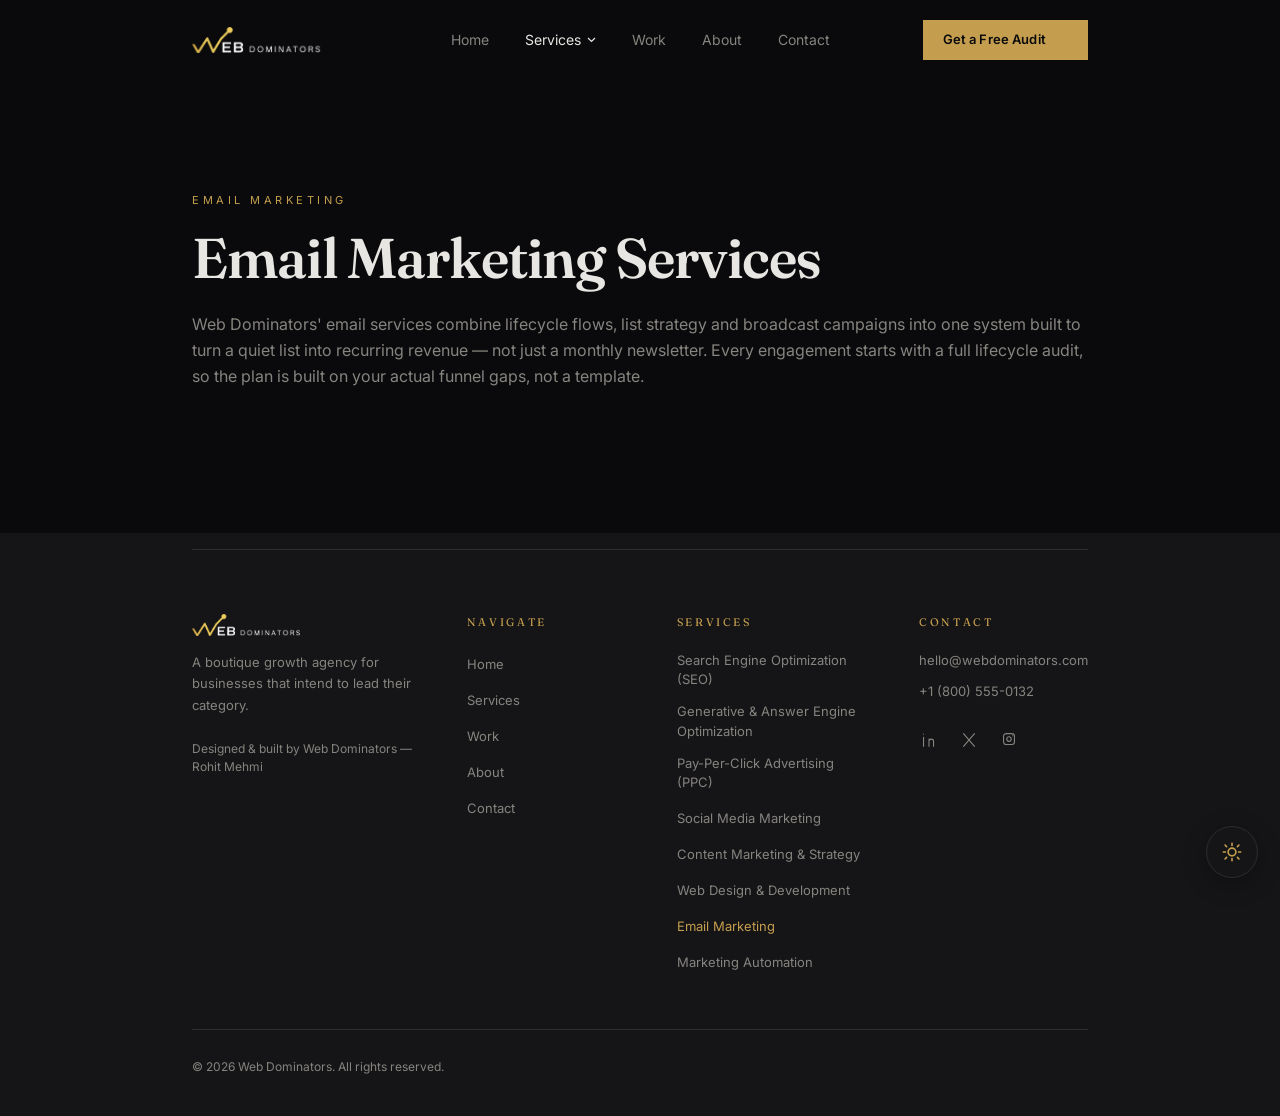
<file: services/email-marketing.html>
<!DOCTYPE html>
<html lang="en">

<head>
  <meta charset="utf-8">
  <meta name="viewport" content="width=device-width, initial-scale=1">
  <script>
    (function() {
      try {
        var t = localStorage.getItem("wd-theme");
        if (t === "light") {
          document.documentElement.setAttribute("data-theme", "light");
        }
      } catch (e) {}
    })();
  </script>
  <link rel="stylesheet" href="../styles.css">
  <link rel="stylesheet"
    href="https://fonts.googleapis.com/css2?family=Fraunces:opsz,wght@9..144,500;9..144,600;9..144,700&amp;family=Inter:wght@400;500;600&amp;display=swap">
  <title>Email Marketing Services — Web Dominators</title>
  <meta name="author" content="Web Dominators">
  <meta property="og:type" content="website">
  <meta name="twitter:card" content="summary_large_image">
  <meta name="description" content="Email marketing built around recurring revenue, not just send volume — lifecycle flows and campaigns run as one system by Web Dominators.">
  <meta property="og:title" content="Email Marketing Services — Web Dominators">
  <meta property="og:description" content="Email marketing built around recurring revenue, not just send volume — lifecycle flows and campaigns run as one system by Web Dominators.">
  <link rel="canonical" href="https://webdominators.com/services/email-marketing.html">
  <link rel="preconnect" href="https://fonts.googleapis.com">
  <link rel="preconnect" href="https://fonts.gstatic.com" crossorigin="anonymous">
  <link rel="icon" href="../favicon.ico" type="image/x-icon">

  <!-- Structured data: Service + Breadcrumb, for AI Overview / rich-result eligibility -->
  <script type="application/ld+json">
  {
    "@context": "https://schema.org",
    "@type": "Service",
    "serviceType": "Email Marketing",
    "name": "Email Marketing Services",
    "description": "Email marketing built around recurring revenue, not just send volume — lifecycle flows and campaigns run as one system by Web Dominators.",
    "provider": {
      "@type": "Organization",
      "name": "Web Dominators",
      "url": "https://webdominators.com",
      "email": "hello@webdominators.com"
    },
    "areaServed": "Worldwide"
  }
  </script>
  <script type="application/ld+json">
  {
    "@context": "https://schema.org",
    "@type": "BreadcrumbList",
    "itemListElement": [
      { "@type": "ListItem", "position": 1, "name": "Home", "item": "https://webdominators.com/" },
      { "@type": "ListItem", "position": 2, "name": "Services", "item": "https://webdominators.com/#services" },
      { "@type": "ListItem", "position": 3, "name": "Email Marketing Services", "item": "https://webdominators.com/services/email-marketing.html" }
    ]
  }
  </script>
</head>

<body>
  <div class="min-h-screen bg-background">
    <header id="site-header"
      class="fixed inset-x-0 top-0 z-50 transition-[background-color,border-color,backdrop-filter] duration-700 ease-expo border-b border-border/70 bg-[rgba(10,10,12,0.8)] backdrop-blur-xl">
      <div class="shell">
        <div
          class="shell-inner grid grid-cols-[minmax(0,1fr)_auto] items-center gap-4 py-4 md:grid-cols-[1fr_auto_1fr] md:py-5">
          <div class="enter min-w-0" style="animation-delay:80ms"><a href="../index.html#home"
              class="flex items-center gap-2.5 shrink-0"><img src="../logo.png" alt="Web Dominators" width="119"
                height="26" style="height:26px;width:auto;flex-shrink:0;"></a></div>
          <nav class="hidden items-center gap-9 justify-self-center md:flex"><a href="../index.html#home"
              class="enter link-underline text-sm text-muted-foreground" style="animation-delay:160ms">Home</a>
            <div id="services-dropdown" class="enter relative" style="animation-delay:240ms"><button
                class="link-underline flex items-center gap-1.5 text-sm text-foreground">Services<svg width="9"
                  height="6" viewBox="0 0 9 6" fill="none" aria-hidden="true">
                  <path d="M1 1l3.5 3.5L8 1" stroke="currentColor" stroke-width="1.2"></path>
                </svg></button>
              <div id="services-panel"
                class="absolute left-1/2 top-full w-[560px] -translate-x-1/2 pt-6 transition-all duration-500 ease-expo pointer-events-none translate-y-2 opacity-0">
                <div
                  class="grid grid-cols-2 gap-x-6 gap-y-1 rounded-md border border-border bg-surface/95 p-5 backdrop-blur-xl">
                  <a href="seo.html"
                    class="group rounded-sm px-3 py-2.5 transition-colors duration-500 ease-expo hover:bg-background/60"><span
                      class="block text-[13px] font-medium text-foreground">Search Engine Optimization (SEO)<span
                        class="mt-1 block h-px w-0 bg-accent transition-[width] duration-500 ease-expo group-hover:w-full"></span></span><span
                      class="mt-1 block text-[11.5px] text-muted-foreground">Rank higher, get found first</span></a>
                  <a href="geo.html"
                    class="group rounded-sm px-3 py-2.5 transition-colors duration-500 ease-expo hover:bg-background/60"><span
                      class="block text-[13px] font-medium text-foreground">Generative &amp; Answer Engine (GEO/AEO)<span
                        class="mt-1 block h-px w-0 bg-accent transition-[width] duration-500 ease-expo group-hover:w-full"></span></span><span
                      class="mt-1 block text-[11.5px] text-muted-foreground">Be the answer AI cites</span></a>
                  <a href="ppc.html"
                    class="group rounded-sm px-3 py-2.5 transition-colors duration-500 ease-expo hover:bg-background/60"><span
                      class="block text-[13px] font-medium text-foreground">Pay-Per-Click Advertising (PPC)<span
                        class="mt-1 block h-px w-0 bg-accent transition-[width] duration-500 ease-expo group-hover:w-full"></span></span><span
                      class="mt-1 block text-[11.5px] text-muted-foreground">Spend less, convert more</span></a>
                  <a href="social-media-marketing.html"
                    class="group rounded-sm px-3 py-2.5 transition-colors duration-500 ease-expo hover:bg-background/60"><span
                      class="block text-[13px] font-medium text-foreground">Social Media Marketing<span
                        class="mt-1 block h-px w-0 bg-accent transition-[width] duration-500 ease-expo group-hover:w-full"></span></span><span
                      class="mt-1 block text-[11.5px] text-muted-foreground">Attention that converts</span></a>
                  <a href="content-marketing.html"
                    class="group rounded-sm px-3 py-2.5 transition-colors duration-500 ease-expo hover:bg-background/60"><span
                      class="block text-[13px] font-medium text-foreground">Content Marketing &amp; Strategy<span
                        class="mt-1 block h-px w-0 bg-accent transition-[width] duration-500 ease-expo group-hover:w-full"></span></span><span
                      class="mt-1 block text-[11.5px] text-muted-foreground">Say something worth ranking</span></a>
                  <a href="web-design.html"
                    class="group rounded-sm px-3 py-2.5 transition-colors duration-500 ease-expo hover:bg-background/60"><span
                      class="block text-[13px] font-medium text-foreground">Web Design &amp; Development<span
                        class="mt-1 block h-px w-0 bg-accent transition-[width] duration-500 ease-expo group-hover:w-full"></span></span><span
                      class="mt-1 block text-[11.5px] text-muted-foreground">Fast, sharp, built to sell</span></a>
                  <a href="email-marketing.html"
                    class="group rounded-sm px-3 py-2.5 transition-colors duration-500 ease-expo hover:bg-background/60"><span
                      class="block text-[13px] font-medium text-accent">Email Marketing<span
                        class="mt-1 block h-px w-full bg-accent"></span></span><span
                      class="mt-1 block text-[11.5px] text-muted-foreground">Own the channel you rent least</span></a>
                  <a href="marketing-automation.html"
                    class="group rounded-sm px-3 py-2.5 transition-colors duration-500 ease-expo hover:bg-background/60"><span
                      class="block text-[13px] font-medium text-foreground">Marketing Automation<span
                        class="mt-1 block h-px w-0 bg-accent transition-[width] duration-500 ease-expo group-hover:w-full"></span></span><span
                      class="mt-1 block text-[11.5px] text-muted-foreground">Let the system do the follow-up</span></a>
                </div>
              </div>
            </div><a href="../index.html#work" class="enter link-underline text-sm text-muted-foreground"
              style="animation-delay:320ms">Work</a><a href="../index.html#process"
              class="enter link-underline text-sm text-muted-foreground" style="animation-delay:400ms">About</a><a
              href="../index.html#contact" class="enter link-underline text-sm text-muted-foreground"
              style="animation-delay:480ms">Contact</a>
          </nav>
          <div class="hidden justify-self-end md:block"><a href="../index.html#contact"
              class="enter btn-gold btn-audit inline-flex rounded-sm px-5 py-2.5 text-[13px]" style="animation-delay:560ms">Get a
              Free Audit <span class="rank-badge" aria-hidden="true"><span class="rank-hash">#</span><span class="rank-slot"><span class="rank-strip"><span>9</span><span>8</span><span>7</span><span>6</span><span>5</span><span>4</span><span>3</span><span>2</span><span>1</span></span></span></span></a></div><button id="mobile-menu-btn" aria-label="Menu"
            class="justify-self-end md:hidden"><span class="block h-px w-6 bg-foreground"></span><span
              class="mt-1.5 block h-px w-6 bg-foreground"></span></button>
        </div>
      </div>
    </header>
    <div id="mobile-overlay"
      class="fixed inset-0 z-50 bg-background transition-transform duration-700 ease-expo md:hidden -translate-y-full">
      <div class="flex h-full flex-col px-6 py-5">
        <div class="flex items-center justify-between"><a href="../index.html#home"
            class="flex items-center gap-2.5 shrink-0"><img src="../logo.png" alt="Web Dominators" width="119"
              height="26" style="height:26px;width:auto;flex-shrink:0;"></a><button id="mobile-close-btn"
            aria-label="Close menu" class="p-2"><svg width="18" height="18" viewBox="0 0 18 18" aria-hidden="true">
              <path d="M1 1l16 16M17 1L1 17" stroke="var(--foreground)" stroke-width="1.2"></path>
            </svg></button></div>
        <div class="mt-14 flex flex-col items-center gap-7 overflow-y-auto text-center"><a href="../index.html#home"
            class="font-display text-2xl">Home</a>
          <div class="w-full"><button id="mobile-acc-btn"
              class="mx-auto flex items-center gap-2 font-display text-2xl">Services<span id="mobile-acc-icon"
                class="text-accent transition-transform duration-500 ease-expo ">+</span></button>
            <div id="mobile-acc-panel" class="grid transition-[grid-template-rows,opacity] duration-500 ease-expo"
              style="grid-template-rows:0fr;opacity:0">
              <div class="overflow-hidden">
                <div class="flex flex-col gap-3 pt-5"><a href="seo.html" class="text-sm text-muted-foreground">Search Engine Optimization (SEO)</a><a href="geo.html" class="text-sm text-muted-foreground">Generative &amp; Answer Engine Optimization</a><a href="ppc.html" class="text-sm text-muted-foreground">Pay-Per-Click Advertising (PPC)</a><a href="social-media-marketing.html" class="text-sm text-muted-foreground">Social Media Marketing</a><a href="content-marketing.html" class="text-sm text-muted-foreground">Content Marketing &amp; Strategy</a><a href="web-design.html" class="text-sm text-muted-foreground">Web Design &amp; Development</a><a href="email-marketing.html" class="text-sm text-accent">Email Marketing</a><a href="marketing-automation.html" class="text-sm text-muted-foreground">Marketing Automation</a></div>
              </div>
            </div>
          </div><a href="../index.html#work" class="font-display text-2xl">Work</a><a href="../index.html#process"
            class="font-display text-2xl">About</a><a href="../index.html#contact" class="font-display text-2xl">Contact</a><a
            href="../index.html#contact" class="btn-gold btn-audit mt-4 rounded-sm px-6 py-3 text-sm">Get a Free Audit <span class="rank-badge" aria-hidden="true"><span class="rank-hash">#</span><span class="rank-slot"><span class="rank-strip"><span>9</span><span>8</span><span>7</span><span>6</span><span>5</span><span>4</span><span>3</span><span>2</span><span>1</span></span></span></span></a>
        </div>
      </div>
    </div>

    <main>

      <!-- ============ HERO ============ -->
      <section class="relative overflow-hidden pb-24 pt-36 lg:pb-36 lg:pt-48">
        <div class="shell">
          <div class="shell-inner">
            <div class="min-w-0 max-w-3xl">
              <p class="enter text-[11px] uppercase tracking-[0.32em] text-accent" style="animation-delay:120ms">
                Email Marketing</p>
              <h1 class="enter mt-5 font-display text-[40px] font-semibold leading-[1.05] tracking-[-0.02em] sm:text-[56px]"
                style="animation-delay:200ms">Email Marketing Services</h1>
              <p class="enter mt-6 max-w-[70ch] text-[16px] leading-relaxed text-muted-foreground"
                style="animation-delay:280ms">Web Dominators' email services combine lifecycle flows, list strategy and broadcast campaigns into one system built to turn a quiet list into recurring revenue — not just a monthly newsletter. Every engagement starts with a full lifecycle audit, so the plan is built on your actual funnel gaps, not a template.</p>
            </div>
          </div>
        </div>
      </section>

    </main>

    <footer class="bg-surface pb-10 pt-4">
      <div class="shell">
        <div class="shell-inner">
          <div class="grid gap-12 border-t border-border pt-16 md:grid-cols-2 lg:grid-cols-[1.4fr_1fr_1.2fr_1fr]">
            <div>
              <div class="flex items-center gap-2.5"><img src="../logo.png" alt="Web Dominators" width="101" height="22"
                  style="height:22px;width:auto;flex-shrink:0;"></div>
              <p class="mt-4 max-w-[34ch] text-[13px] leading-relaxed text-muted-foreground">A boutique growth agency
                for businesses that intend to lead their category.</p>
              <p class="mt-6 text-[12px] text-muted-foreground">Designed &amp; built by Web Dominators — Rohit Mehmi</p>
            </div>
            <div>
              <h3 class="text-[11px] uppercase tracking-[0.24em] text-accent">Navigate</h3>
              <ul class="mt-5 space-y-3">
                <li><a href="../index.html#home" class="link-underline text-[13px] text-muted-foreground">Home</a></li>
                <li><a href="../index.html#services" class="link-underline text-[13px] text-muted-foreground">Services</a></li>
                <li><a href="../index.html#work" class="link-underline text-[13px] text-muted-foreground">Work</a></li>
                <li><a href="../index.html#process" class="link-underline text-[13px] text-muted-foreground">About</a></li>
                <li><a href="../index.html#contact" class="link-underline text-[13px] text-muted-foreground">Contact</a></li>
              </ul>
            </div>
            <div>
              <h3 class="text-[11px] uppercase tracking-[0.24em] text-accent">Services</h3>
              <ul class="mt-5 space-y-3">
                <li><a href="seo.html" class="link-underline text-[13px] text-muted-foreground">Search Engine Optimization (SEO)</a></li>
                <li><a href="geo.html" class="link-underline text-[13px] text-muted-foreground">Generative &amp; Answer Engine Optimization</a></li>
                <li><a href="ppc.html" class="link-underline text-[13px] text-muted-foreground">Pay-Per-Click Advertising (PPC)</a></li>
                <li><a href="social-media-marketing.html" class="link-underline text-[13px] text-muted-foreground">Social Media Marketing</a></li>
                <li><a href="content-marketing.html" class="link-underline text-[13px] text-muted-foreground">Content Marketing &amp; Strategy</a></li>
                <li><a href="web-design.html" class="link-underline text-[13px] text-muted-foreground">Web Design &amp; Development</a></li>
                <li><a href="email-marketing.html" class="link-underline text-[13px] text-accent">Email Marketing</a></li>
                <li><a href="marketing-automation.html" class="link-underline text-[13px] text-muted-foreground">Marketing Automation</a></li>
              </ul>
            </div>
            <div>
              <h3 class="text-[11px] uppercase tracking-[0.24em] text-accent">Contact</h3>
              <ul class="mt-5 space-y-3 text-[13px] text-muted-foreground">
                <li><a href="mailto:hello@webdominators.com" class="link-underline">hello@webdominators.com</a></li>
                <li><a href="tel:+18005550132" class="link-underline">+1 (800) 555-0132</a></li>
              </ul>
              <div class="mt-7 flex gap-5"><a href="../index.html#contact" aria-label="LinkedIn"
                  class="text-muted-foreground transition-colors duration-500 ease-expo hover:text-accent"><svg
                    width="20" height="20" viewBox="0 0 20 22" fill="none" stroke="currentColor" stroke-width="1.2"
                    stroke-linecap="round" stroke-linejoin="round">
                    <path d="M4 8v10M4 4.5v.01M10 18v-5.5a2.5 2.5 0 015 0V18M10 18v-8"></path>
                  </svg></a><a href="../index.html#contact" aria-label="X"
                  class="text-muted-foreground transition-colors duration-500 ease-expo hover:text-accent"><svg
                    width="20" height="20" viewBox="0 0 20 22" fill="none" stroke="currentColor" stroke-width="1.2"
                    stroke-linecap="round" stroke-linejoin="round">
                    <path d="M4 4l12 14M16 4L4 18"></path>
                  </svg></a><a href="../index.html#contact" aria-label="Instagram"
                  class="text-muted-foreground transition-colors duration-500 ease-expo hover:text-accent"><svg
                    width="20" height="20" viewBox="0 0 20 22" fill="none" stroke="currentColor" stroke-width="1.2"
                    stroke-linecap="round" stroke-linejoin="round">
                    <path
                      d="M4 7a3 3 0 013-3h6a3 3 0 013 3v6a3 3 0 01-3 3H7a3 3 0 01-3-3zM10 7.5a2.5 2.5 0 100 5 2.5 2.5 0 000-5M14 6.4v.01">
                    </path>
                  </svg></a></div>
            </div>
          </div>
          <div class="mt-14 border-t border-border pt-7">
            <p class="text-[12px] text-muted-foreground">© 2026 Web Dominators. All rights reserved.</p>
          </div>
        </div>
      </div>
    </footer>
  </div><button id="theme-toggle" class="theme-toggle" aria-label="Toggle light and dark mode" type="button"><svg
      class="theme-toggle-icon theme-toggle-sun" viewBox="0 0 24 24" fill="none" stroke="currentColor"
      stroke-width="1.8" stroke-linecap="round" stroke-linejoin="round" aria-hidden="true">
      <circle cx="12" cy="12" r="4.2"></circle>
      <path
        d="M12 2.5v2.4M12 19.1v2.4M4.4 4.4l1.7 1.7M17.9 17.9l1.7 1.7M2.5 12h2.4M19.1 12h2.4M4.4 19.6l1.7-1.7M17.9 6.1l1.7-1.7">
      </path>
    </svg><svg class="theme-toggle-icon theme-toggle-moon" viewBox="0 0 24 24" fill="none" stroke="currentColor"
      stroke-width="1.8" stroke-linecap="round" stroke-linejoin="round" aria-hidden="true">
      <path d="M20 14.5A8.5 8.5 0 1 1 9.5 4a6.8 6.8 0 0 0 10.5 10.5z"></path>
    </svg></button>
  <script src="../script.js"></script>
</body>

</html>
</file>
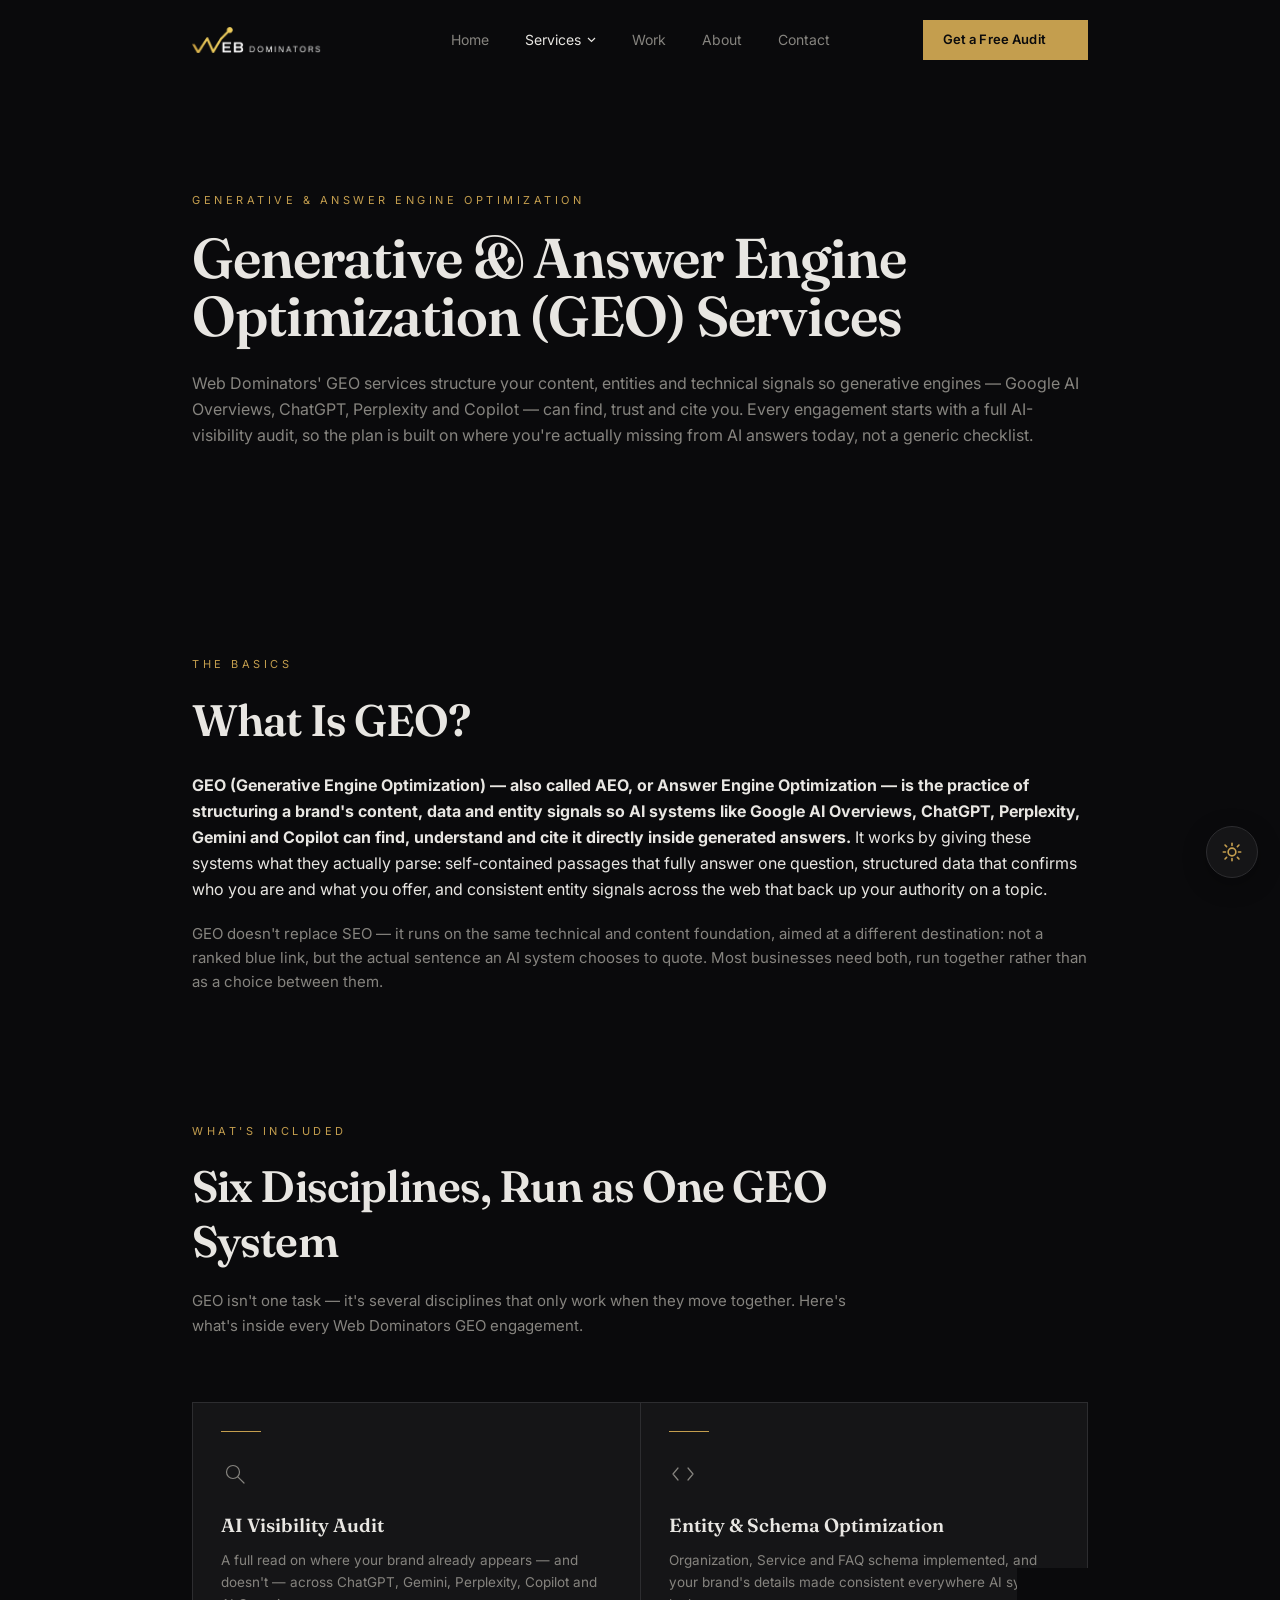
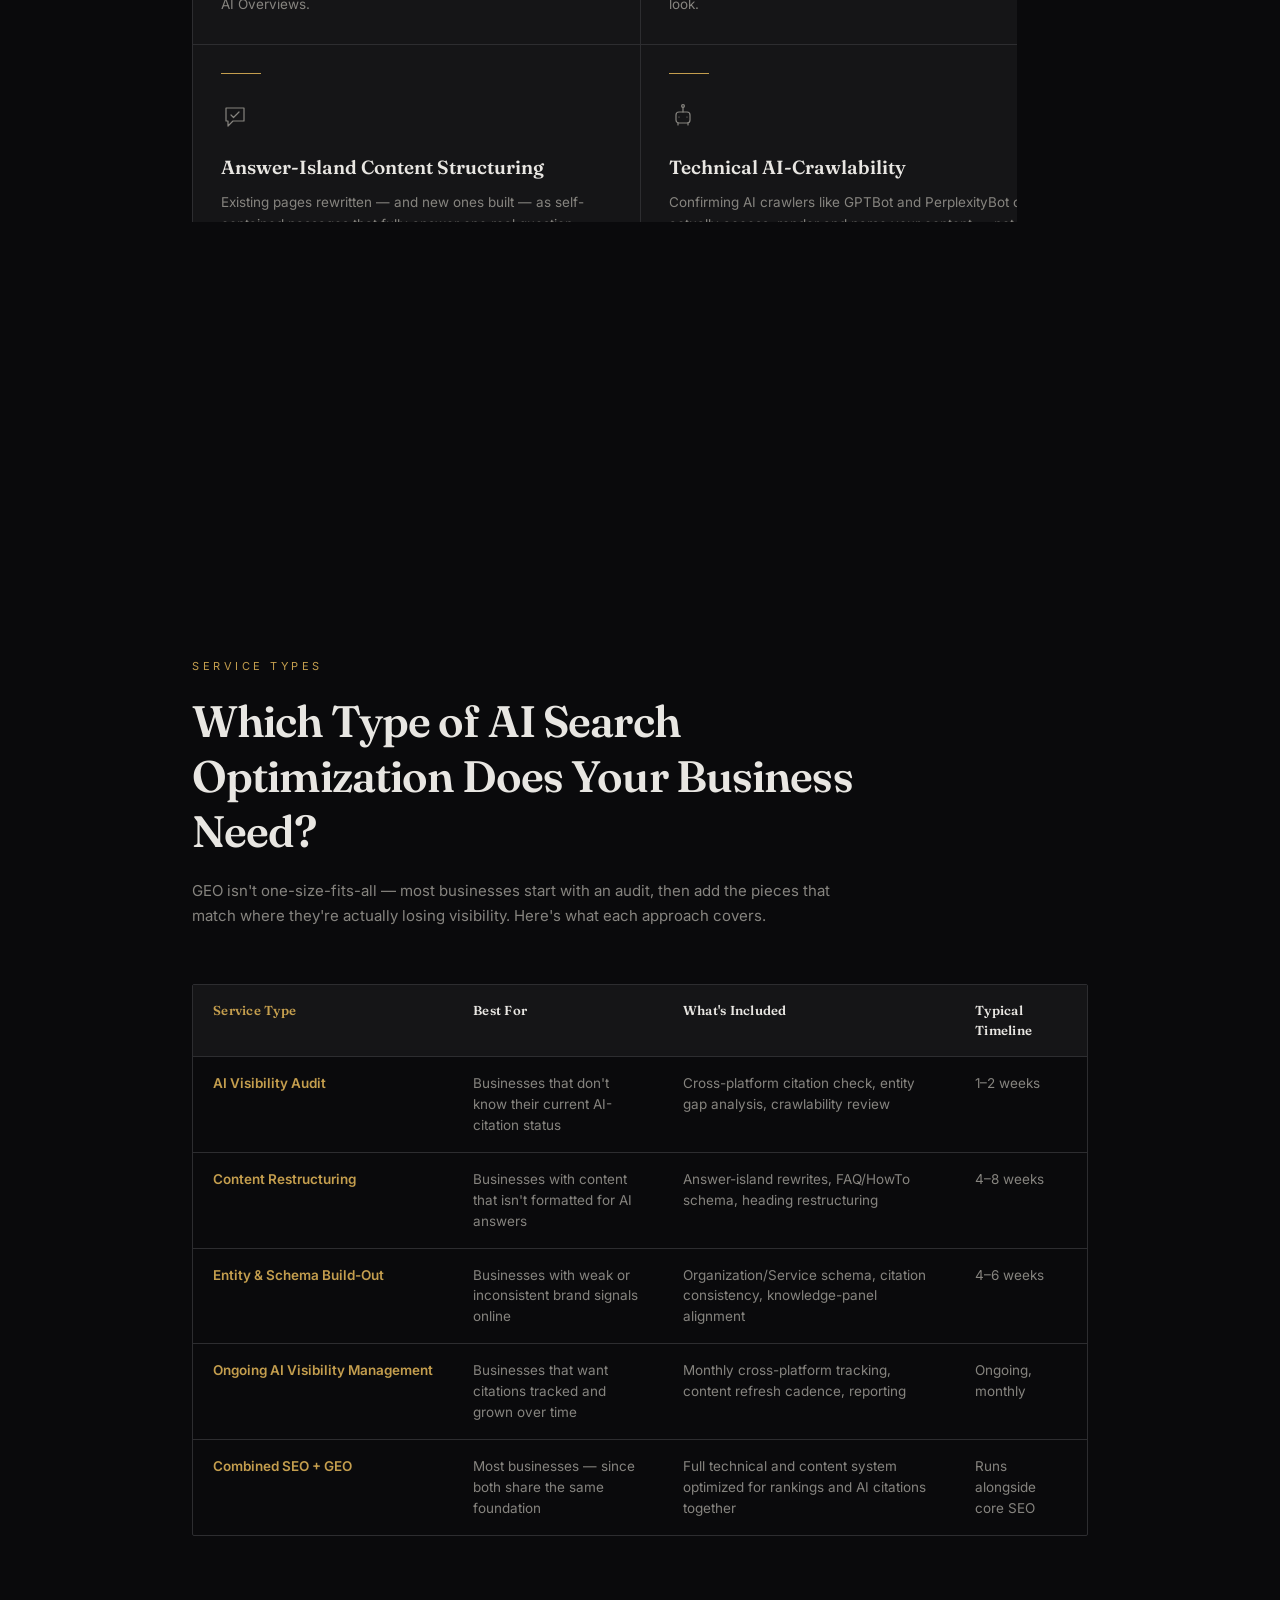
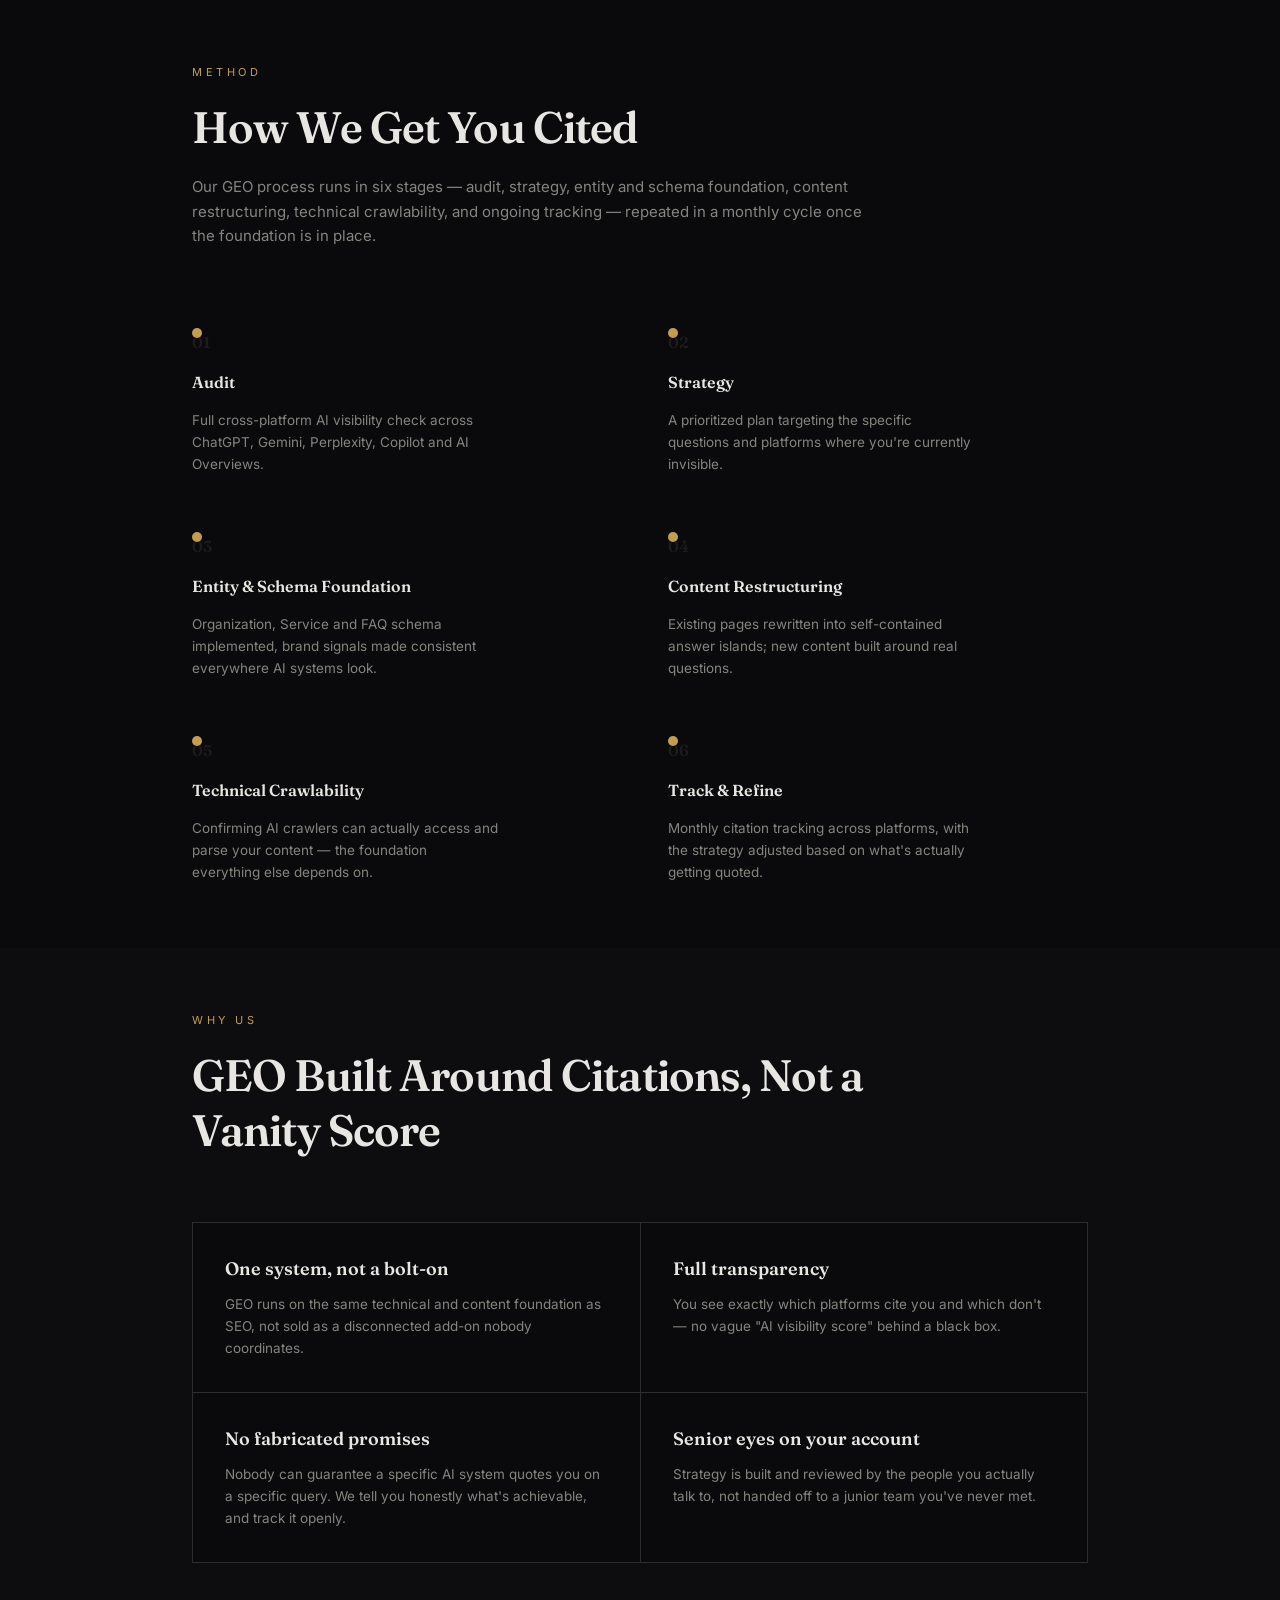
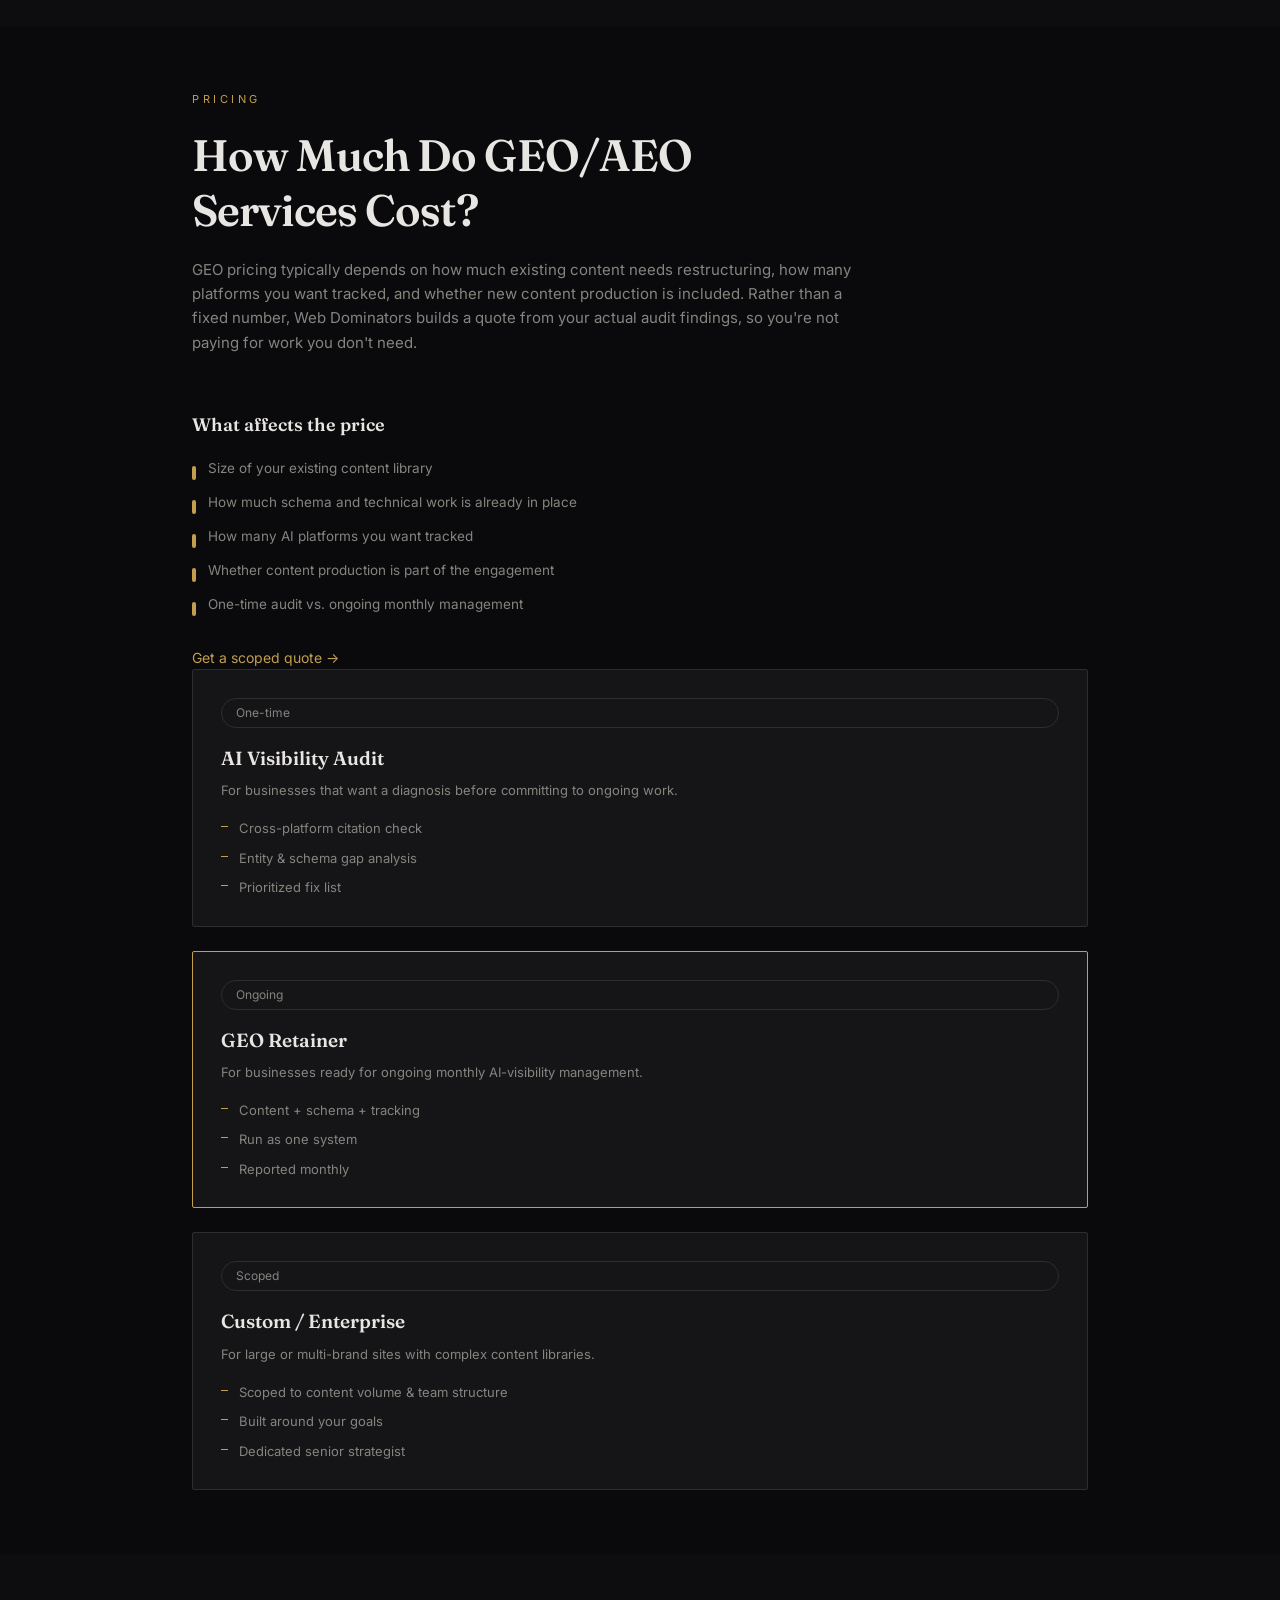
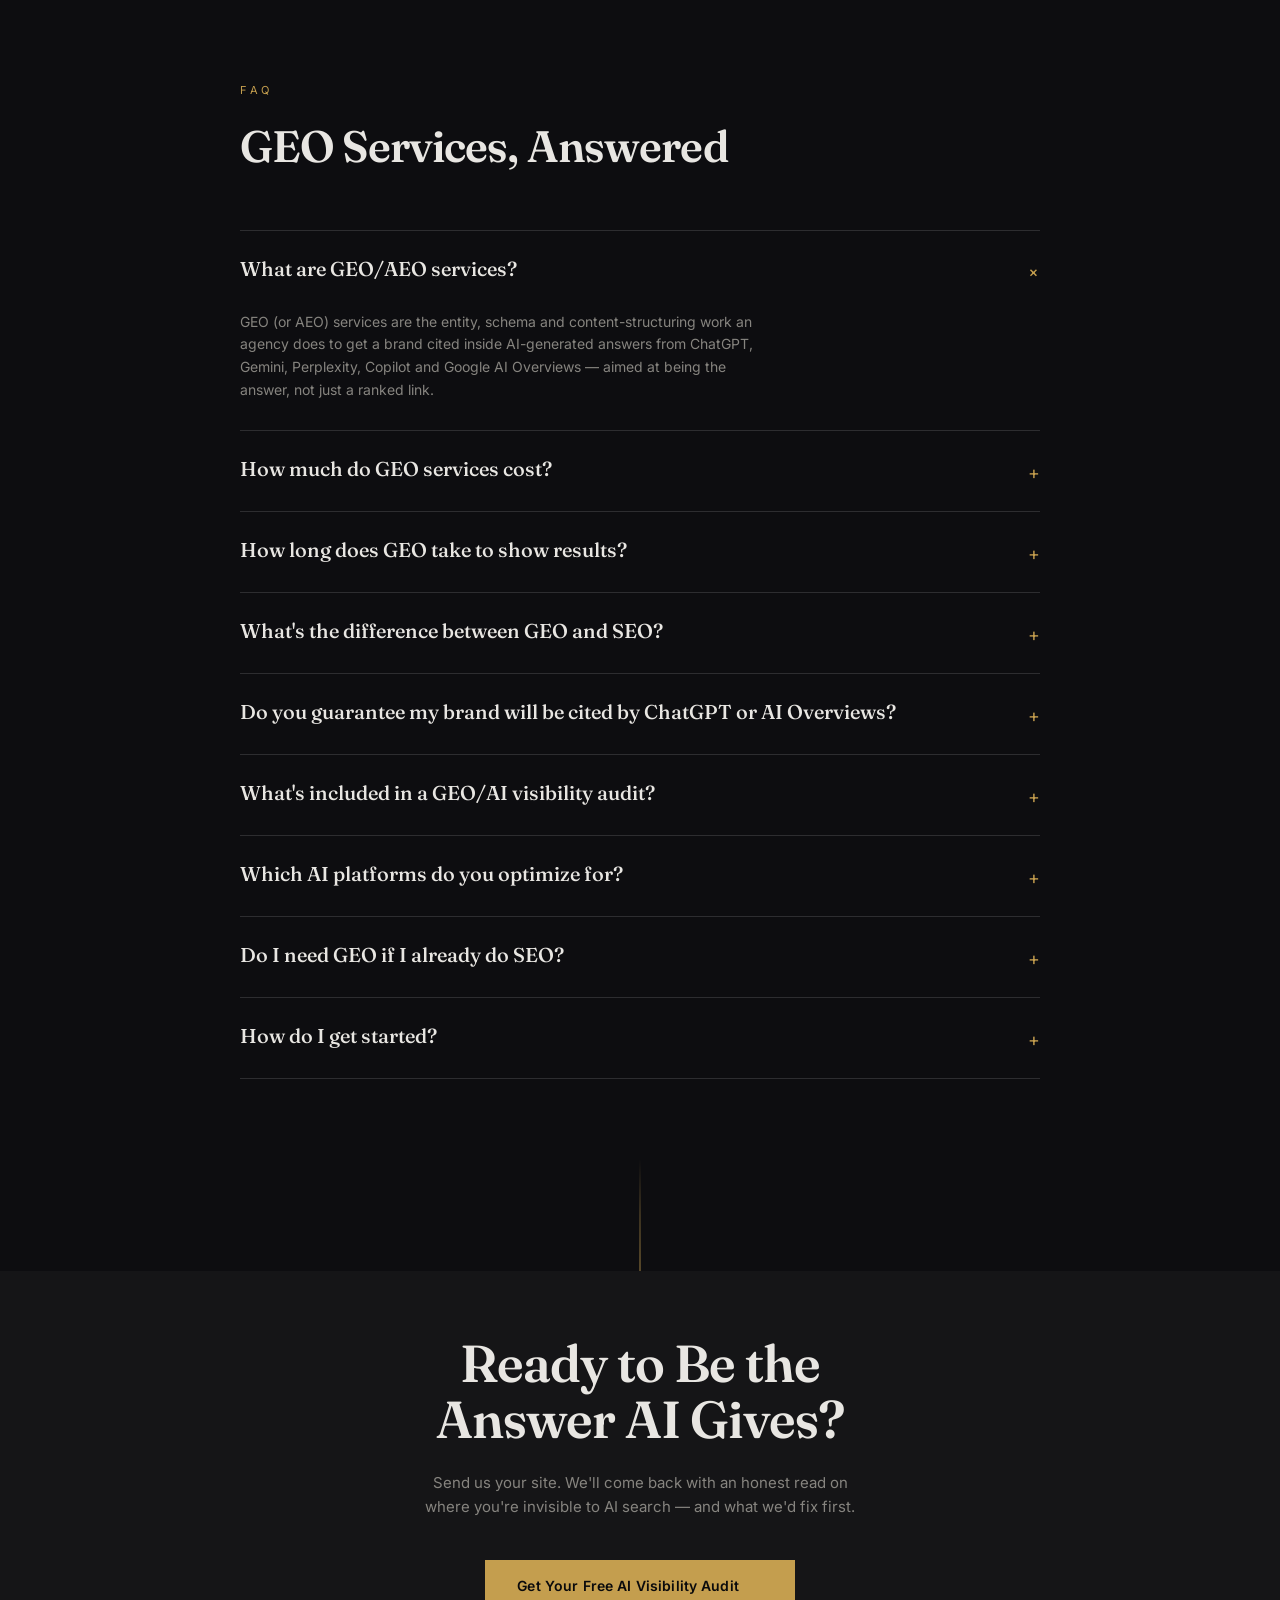
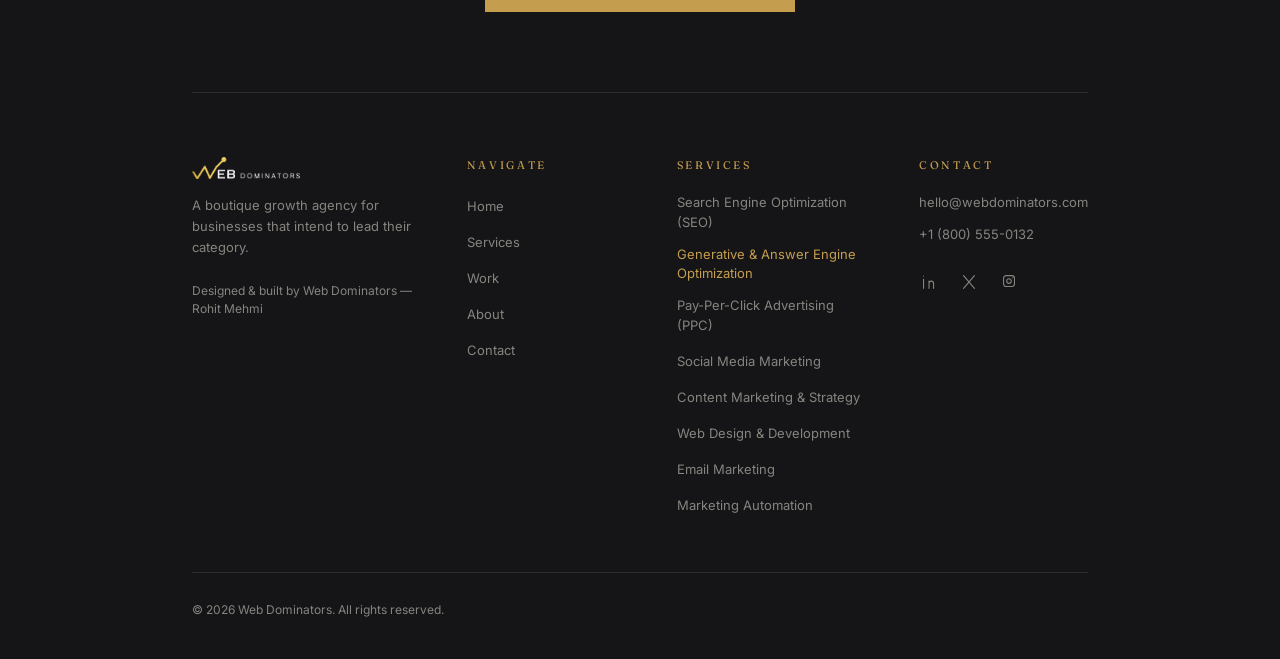
<file: services/geo.html>
<!DOCTYPE html>
<html lang="en">

<head>
  <meta charset="utf-8">
  <meta name="viewport" content="width=device-width, initial-scale=1">
  <script>
    (function() {
      try {
        var t = localStorage.getItem("wd-theme");
        if (t === "light") {
          document.documentElement.setAttribute("data-theme", "light");
        }
      } catch (e) {}
    })();
  </script>
  <link rel="stylesheet" href="../styles.css">
  <link rel="stylesheet"
    href="https://fonts.googleapis.com/css2?family=Fraunces:opsz,wght@9..144,500;9..144,600;9..144,700&amp;family=Inter:wght@400;500;600&amp;display=swap">
  <title>GEO Services | Generative &amp; Answer Engine Optimization — Web Dominators</title>
  <meta name="author" content="Web Dominators">
  <meta property="og:type" content="website">
  <meta name="twitter:card" content="summary_large_image">
  <meta name="description"
    content="GEO / AEO services that get your brand cited inside Google AI Overviews, ChatGPT and Perplexity — structured content and entity signals built by Web Dominators.">
  <meta property="og:title" content="GEO Services | Generative &amp; Answer Engine Optimization — Web Dominators">
  <meta property="og:description"
    content="GEO / AEO services that get your brand cited inside Google AI Overviews, ChatGPT and Perplexity — structured content and entity signals built by Web Dominators.">
  <link rel="canonical" href="https://webdominators.com/services/geo.html">
  <link rel="preconnect" href="https://fonts.googleapis.com">
  <link rel="preconnect" href="https://fonts.gstatic.com" crossorigin="anonymous">
  <link rel="icon" href="../favicon.ico" type="image/x-icon">
  <!-- Structured data: Service + DefinedTerm + Breadcrumb + FAQPage, for AI Overview / rich-result eligibility -->
  <script type="application/ld+json">
    {
      "@context": "https://schema.org",
      "@type": "Service",
      "serviceType": "Generative Engine Optimization",
      "name": "Generative & Answer Engine Optimization (GEO) Services",
      "description": "GEO / AEO services that get your brand cited inside Google AI Overviews, ChatGPT and Perplexity — structured content and entity signals built by Web Dominators.",
      "provider": {
        "@type": "Organization",
        "name": "Web Dominators",
        "url": "https://webdominators.com",
        "email": "hello@webdominators.com"
      },
      "areaServed": "Worldwide",
      "hasOfferCatalog": {
        "@type": "OfferCatalog",
        "name": "GEO Services",
        "itemListElement": [{
          "@type": "Offer",
          "itemOffered": {
            "@type": "Service",
            "name": "AI Visibility Audit"
          }
        }, {
          "@type": "Offer",
          "itemOffered": {
            "@type": "Service",
            "name": "Entity & Schema Optimization"
          }
        }, {
          "@type": "Offer",
          "itemOffered": {
            "@type": "Service",
            "name": "Answer-Island Content Structuring"
          }
        }, {
          "@type": "Offer",
          "itemOffered": {
            "@type": "Service",
            "name": "Technical AI-Crawlability"
          }
        }, {
          "@type": "Offer",
          "itemOffered": {
            "@type": "Service",
            "name": "Citation & Mention Tracking"
          }
        }, {
          "@type": "Offer",
          "itemOffered": {
            "@type": "Service",
            "name": "Topical Authority Building"
          }
        }]
      }
    }
  </script>
  <script type="application/ld+json">
    {
      "@context": "https://schema.org",
      "@type": "DefinedTerm",
      "name": "GEO",
      "alternateName": "Generative Engine Optimization",
      "description": "GEO (Generative Engine Optimization), also called AEO, is the practice of structuring a brand's content, data and entity signals so AI systems like Google AI Overviews, ChatGPT, Perplexity, Gemini and Copilot can find, understand and cite it directly inside generated answers.",
      "inDefinedTermSet": "https://webdominators.com/services/geo.html"
    }
  </script>
  <script type="application/ld+json">
    {
      "@context": "https://schema.org",
      "@type": "BreadcrumbList",
      "itemListElement": [{
        "@type": "ListItem",
        "position": 1,
        "name": "Home",
        "item": "https://webdominators.com/"
      }, {
        "@type": "ListItem",
        "position": 2,
        "name": "Services",
        "item": "https://webdominators.com/#services"
      }, {
        "@type": "ListItem",
        "position": 3,
        "name": "GEO Services",
        "item": "https://webdominators.com/services/geo.html"
      }]
    }
  </script>
  <script type="application/ld+json">
    {
      "@context": "https://schema.org",
      "@type": "FAQPage",
      "mainEntity": [{
        "@type": "Question",
        "name": "What are GEO/AEO services?",
        "acceptedAnswer": {
          "@type": "Answer",
          "text": "GEO (or AEO) services are the entity, schema and content-structuring work an agency does to get a brand cited inside AI-generated answers from ChatGPT, Gemini, Perplexity, Copilot and Google AI Overviews, aimed at being the answer rather than just a ranked link."
        }
      }, {
        "@type": "Question",
        "name": "How much do GEO services cost?",
        "acceptedAnswer": {
          "@type": "Answer",
          "text": "It depends on how much of your content needs restructuring, how many platforms you want tracked, and your goals. Pricing is usually a monthly retainer, a one-time audit, or a scoped project. We quote after an audit, not before one."
        }
      }, {
        "@type": "Question",
        "name": "How long does GEO take to show results?",
        "acceptedAnswer": {
          "@type": "Answer",
          "text": "Technical and schema fixes can improve eligibility within weeks. Consistent citations across platforms typically build over 2 to 4 months, since AI systems re-crawl and re-train on their own schedules."
        }
      }, {
        "@type": "Question",
        "name": "What's the difference between GEO and SEO?",
        "acceptedAnswer": {
          "@type": "Answer",
          "text": "SEO earns a ranked link in search results. GEO earns the actual sentence an AI system quotes in its answer. Both rely on the same technical and content foundation, so we run them together rather than as a choice between them."
        }
      }, {
        "@type": "Question",
        "name": "Do you guarantee my brand will be cited by ChatGPT or AI Overviews?",
        "acceptedAnswer": {
          "@type": "Answer",
          "text": "No. Nobody controls what a third-party AI model chooses to quote, and any agency promising a guarantee is overselling. We commit to the structural work that makes citation eligible, and report honestly on what's actually happening."
        }
      }, {
        "@type": "Question",
        "name": "What's included in a GEO/AI visibility audit?",
        "acceptedAnswer": {
          "@type": "Answer",
          "text": "A cross-platform citation check across ChatGPT, Gemini, Perplexity, Copilot and AI Overviews, an entity and schema gap analysis, and a prioritized plan, yours to keep whether or not you continue working with us."
        }
      }, {
        "@type": "Question",
        "name": "Which AI platforms do you optimize for?",
        "acceptedAnswer": {
          "@type": "Answer",
          "text": "Google AI Overviews, ChatGPT, Perplexity, Gemini and Microsoft Copilot are the core set we track and optimize for, since together they cover the large majority of AI-driven search traffic."
        }
      }, {
        "@type": "Question",
        "name": "Do I need GEO if I already do SEO?",
        "acceptedAnswer": {
          "@type": "Answer",
          "text": "If being found matters to your business, yes. People increasingly ask AI tools directly instead of clicking through search results. GEO keeps you visible in that shift without abandoning the SEO foundation you've already built."
        }
      }, {
        "@type": "Question",
        "name": "How do I get started?",
        "acceptedAnswer": {
          "@type": "Answer",
          "text": "Send us your site for a free AI-visibility audit. You'll get a prioritized, honest read on where you're missing from AI answers and what we'd fix first, with no obligation to continue."
        }
      }]
    }
  </script>
  <style>
    /* Scoped additions for this page only — built from the site's existing
       CSS variables so they follow the same dark/light theme automatically. */
    .svc-table-wrap {
      overflow-x: auto;
      border: 1px solid var(--border);
      border-radius: 2px;
    }

    .svc-table {
      width: 100%;
      border-collapse: collapse;
      min-width: 720px;
      font-size: 13.5px;
    }

    .svc-table th,
    .svc-table td {
      padding: 16px 20px;
      text-align: left;
      vertical-align: top;
      border-bottom: 1px solid var(--border);
    }

    .svc-table thead th {
      font-family: Fraunces, Georgia, serif;
      font-weight: 600;
      font-size: 13px;
      letter-spacing: 0.02em;
      color: var(--foreground);
      background: var(--surface);
    }

    .svc-table tbody tr:last-child td {
      border-bottom: none;
    }

    .svc-table tbody tr:hover {
      background: color-mix(in oklab, var(--surface) 60%, transparent);
    }

    .svc-table td:first-child,
    .svc-table th:first-child {
      color: var(--accent);
      font-weight: 600;
      white-space: nowrap;
    }

    .svc-table td {
      color: var(--muted-text);
      line-height: 1.55;
    }

    .svc-pill {
      display: inline-flex;
      align-items: center;
      border: 1px solid var(--border);
      border-radius: 999px;
      padding: 5px 14px;
      font-size: 12px;
      color: var(--muted-text);
    }

    .svc-tier {
      border: 1px solid var(--border);
      background: var(--surface);
      padding: 28px;
      border-radius: 2px;
      display: flex;
      flex-direction: column;
      height: 100%;
    }

    .svc-tier h3 {
      font-family: Fraunces, Georgia, serif;
      font-weight: 600;
      font-size: 19px;
      color: var(--foreground);
    }

    .svc-tier p {
      margin-top: 8px;
      font-size: 13px;
      color: var(--muted-text);
      line-height: 1.6;
    }

    .svc-tier ul {
      margin-top: 18px;
      display: flex;
      flex-direction: column;
      gap: 10px;
      flex: 1;
    }

    .svc-tier li {
      font-size: 13px;
      color: var(--muted-text);
      padding-left: 18px;
      position: relative;
      line-height: 1.5;
    }

    .svc-tier li:before {
      content: "";
      position: absolute;
      left: 0;
      top: 7px;
      width: 7px;
      height: 1px;
      background: var(--accent);
    }
  </style>
</head>

<body>
  <div class="min-h-screen bg-background">
    <header id="site-header"
      class="fixed inset-x-0 top-0 z-50 transition-[background-color,border-color,backdrop-filter] duration-700 ease-expo border-b border-border/70 bg-[rgba(10,10,12,0.8)] backdrop-blur-xl">
      <div class="shell">
        <div
          class="shell-inner grid grid-cols-[minmax(0,1fr)_auto] items-center gap-4 py-4 md:grid-cols-[1fr_auto_1fr] md:py-5">
          <div class="enter min-w-0" style="animation-delay:80ms"><a href="../index.html#home"
              class="flex items-center gap-2.5 shrink-0"><img src="../logo.png" alt="Web Dominators" width="119"
                height="26" style="height:26px;width:auto;flex-shrink:0;"></a></div>
          <nav class="hidden items-center gap-9 justify-self-center md:flex"><a href="../index.html#home"
              class="enter link-underline text-sm text-muted-foreground" style="animation-delay:160ms">Home</a>
            <div id="services-dropdown" class="enter relative" style="animation-delay:240ms"><button
                class="link-underline flex items-center gap-1.5 text-sm text-foreground">Services<svg width="9"
                  height="6" viewBox="0 0 9 6" fill="none" aria-hidden="true">
                  <path d="M1 1l3.5 3.5L8 1" stroke="currentColor" stroke-width="1.2"></path>
                </svg></button>
              <div id="services-panel"
                class="absolute left-1/2 top-full w-[560px] -translate-x-1/2 pt-6 transition-all duration-500 ease-expo pointer-events-none translate-y-2 opacity-0">
                <div
                  class="grid grid-cols-2 gap-x-6 gap-y-1 rounded-md border border-border bg-surface/95 p-5 backdrop-blur-xl">
                  <a href="seo.html"
                    class="group rounded-sm px-3 py-2.5 transition-colors duration-500 ease-expo hover:bg-background/60"><span
                      class="block text-[13px] font-medium text-foreground">Search Engine Optimization (SEO)<span
                        class="mt-1 block h-px w-0 bg-accent transition-[width] duration-500 ease-expo group-hover:w-full"></span></span><span
                      class="mt-1 block text-[11.5px] text-muted-foreground">Rank higher, get found first</span></a>
                  <a href="geo.html"
                    class="group rounded-sm px-3 py-2.5 transition-colors duration-500 ease-expo hover:bg-background/60"><span
                      class="block text-[13px] font-medium text-accent">Generative &amp; Answer Engine (GEO/AEO)<span
                        class="mt-1 block h-px w-full bg-accent"></span></span><span
                      class="mt-1 block text-[11.5px] text-muted-foreground">Be the answer AI cites</span></a>
                  <a href="ppc.html"
                    class="group rounded-sm px-3 py-2.5 transition-colors duration-500 ease-expo hover:bg-background/60"><span
                      class="block text-[13px] font-medium text-foreground">Pay-Per-Click Advertising (PPC)<span
                        class="mt-1 block h-px w-0 bg-accent transition-[width] duration-500 ease-expo group-hover:w-full"></span></span><span
                      class="mt-1 block text-[11.5px] text-muted-foreground">Spend less, convert more</span></a>
                  <a href="social-media-marketing.html"
                    class="group rounded-sm px-3 py-2.5 transition-colors duration-500 ease-expo hover:bg-background/60"><span
                      class="block text-[13px] font-medium text-foreground">Social Media Marketing<span
                        class="mt-1 block h-px w-0 bg-accent transition-[width] duration-500 ease-expo group-hover:w-full"></span></span><span
                      class="mt-1 block text-[11.5px] text-muted-foreground">Attention that converts</span></a>
                  <a href="content-marketing.html"
                    class="group rounded-sm px-3 py-2.5 transition-colors duration-500 ease-expo hover:bg-background/60"><span
                      class="block text-[13px] font-medium text-foreground">Content Marketing &amp; Strategy<span
                        class="mt-1 block h-px w-0 bg-accent transition-[width] duration-500 ease-expo group-hover:w-full"></span></span><span
                      class="mt-1 block text-[11.5px] text-muted-foreground">Say something worth ranking</span></a>
                  <a href="web-design.html"
                    class="group rounded-sm px-3 py-2.5 transition-colors duration-500 ease-expo hover:bg-background/60"><span
                      class="block text-[13px] font-medium text-foreground">Web Design &amp; Development<span
                        class="mt-1 block h-px w-0 bg-accent transition-[width] duration-500 ease-expo group-hover:w-full"></span></span><span
                      class="mt-1 block text-[11.5px] text-muted-foreground">Fast, sharp, built to sell</span></a>
                  <a href="email-marketing.html"
                    class="group rounded-sm px-3 py-2.5 transition-colors duration-500 ease-expo hover:bg-background/60"><span
                      class="block text-[13px] font-medium text-foreground">Email Marketing<span
                        class="mt-1 block h-px w-0 bg-accent transition-[width] duration-500 ease-expo group-hover:w-full"></span></span><span
                      class="mt-1 block text-[11.5px] text-muted-foreground">Own the channel you rent least</span></a>
                  <a href="marketing-automation.html"
                    class="group rounded-sm px-3 py-2.5 transition-colors duration-500 ease-expo hover:bg-background/60"><span
                      class="block text-[13px] font-medium text-foreground">Marketing Automation<span
                        class="mt-1 block h-px w-0 bg-accent transition-[width] duration-500 ease-expo group-hover:w-full"></span></span><span
                      class="mt-1 block text-[11.5px] text-muted-foreground">Let the system do the follow-up</span></a>
                </div>
              </div>
            </div><a href="../index.html#work" class="enter link-underline text-sm text-muted-foreground"
              style="animation-delay:320ms">Work</a><a href="../index.html#process"
              class="enter link-underline text-sm text-muted-foreground" style="animation-delay:400ms">About</a><a
              href="../index.html#contact" class="enter link-underline text-sm text-muted-foreground"
              style="animation-delay:480ms">Contact</a>
          </nav>
          <div class="hidden justify-self-end md:block"><a href="../index.html#contact"
              class="enter btn-gold btn-audit inline-flex rounded-sm px-5 py-2.5 text-[13px]"
              style="animation-delay:560ms">Get a Free Audit <span class="rank-badge" aria-hidden="true"><span
                  class="rank-hash">#</span><span class="rank-slot"><span
                    class="rank-strip"><span>9</span><span>8</span><span>7</span><span>6</span><span>5</span><span>4</span><span>3</span><span>2</span><span>1</span></span></span></span></a>
          </div><button id="mobile-menu-btn" aria-label="Menu" class="justify-self-end md:hidden"><span
              class="block h-px w-6 bg-foreground"></span><span
              class="mt-1.5 block h-px w-6 bg-foreground"></span></button>
        </div>
      </div>
    </header>
    <div id="mobile-overlay"
      class="fixed inset-0 z-50 bg-background transition-transform duration-700 ease-expo md:hidden -translate-y-full">
      <div class="flex h-full flex-col px-6 py-5">
        <div class="flex items-center justify-between"><a href="../index.html#home"
            class="flex items-center gap-2.5 shrink-0"><img src="../logo.png" alt="Web Dominators" width="119"
              height="26" style="height:26px;width:auto;flex-shrink:0;"></a><button id="mobile-close-btn"
            aria-label="Close menu" class="p-2"><svg width="18" height="18" viewBox="0 0 18 18" aria-hidden="true">
              <path d="M1 1l16 16M17 1L1 17" stroke="var(--foreground)" stroke-width="1.2"></path>
            </svg></button></div>
        <div class="mt-14 flex flex-col items-center gap-7 overflow-y-auto text-center"><a href="../index.html#home"
            class="font-display text-2xl">Home</a>
          <div class="w-full"><button id="mobile-acc-btn"
              class="mx-auto flex items-center gap-2 font-display text-2xl">Services<span id="mobile-acc-icon"
                class="text-accent transition-transform duration-500 ease-expo ">+</span></button>
            <div id="mobile-acc-panel" class="grid transition-[grid-template-rows,opacity] duration-500 ease-expo"
              style="grid-template-rows:0fr;opacity:0">
              <div class="overflow-hidden">
                <div class="flex flex-col gap-3 pt-5"><a href="seo.html" class="text-sm text-muted-foreground">Search
                    Engine Optimization (SEO)</a><a href="geo.html" class="text-sm text-accent">Generative &amp; Answer
                    Engine Optimization</a><a href="ppc.html" class="text-sm text-muted-foreground">Pay-Per-Click
                    Advertising (PPC)</a><a href="social-media-marketing.html"
                    class="text-sm text-muted-foreground">Social Media Marketing</a><a href="content-marketing.html"
                    class="text-sm text-muted-foreground">Content Marketing &amp; Strategy</a><a href="web-design.html"
                    class="text-sm text-muted-foreground">Web Design &amp; Development</a><a href="email-marketing.html"
                    class="text-sm text-muted-foreground">Email Marketing</a><a href="marketing-automation.html"
                    class="text-sm text-muted-foreground">Marketing Automation</a></div>
              </div>
            </div>
          </div><a href="../index.html#work" class="font-display text-2xl">Work</a><a href="../index.html#process"
            class="font-display text-2xl">About</a><a href="../index.html#contact"
            class="font-display text-2xl">Contact</a><a href="../index.html#contact"
            class="btn-gold btn-audit mt-4 rounded-sm px-6 py-3 text-sm">Get a Free Audit <span class="rank-badge"
              aria-hidden="true"><span class="rank-hash">#</span><span class="rank-slot"><span
                  class="rank-strip"><span>9</span><span>8</span><span>7</span><span>6</span><span>5</span><span>4</span><span>3</span><span>2</span><span>1</span></span></span></span></a>
        </div>
      </div>
    </div>
    <main>
      <!-- ============ HERO ============ -->
      <section class="relative overflow-hidden pb-24 pt-36 lg:pb-36 lg:pt-48">
        <div class="shell">
          <div class="shell-inner">
            <div class="min-w-0 max-w-3xl">
              <p class="enter text-[11px] uppercase tracking-[0.32em] text-accent" style="animation-delay:120ms">
                Generative &amp; Answer Engine Optimization</p>
              <h1
                class="enter mt-5 font-display text-[40px] font-semibold leading-[1.05] tracking-[-0.02em] sm:text-[56px]"
                style="animation-delay:200ms">Generative &amp; Answer Engine Optimization (GEO) Services</h1>
              <p class="enter mt-6 max-w-[70ch] text-[16px] leading-relaxed text-muted-foreground"
                style="animation-delay:280ms">Web Dominators' GEO services structure your content, entities and
                technical signals so generative engines — Google AI Overviews, ChatGPT, Perplexity and Copilot — can
                find, trust and cite you. Every engagement starts with a full AI-visibility audit, so the plan is built
                on where you're actually missing from AI answers today, not a generic checklist.</p>
            </div>
          </div>
        </div>
      </section>
      <!-- ============ WHAT IS GEO ============ -->
      <section class="section-y relative">
        <div class="shell">
          <div class="shell-inner">
            <div class="max-w-[70ch]">
              <p class="enter text-[11px] uppercase tracking-[0.32em] text-accent" style="animation-delay:80ms"> The
                Basics</p>
              <h2
                class="enter mt-5 font-display text-[34px] font-semibold leading-tight tracking-[-0.02em] sm:text-[44px]"
                style="animation-delay:160ms">What Is GEO?</h2>
              <p class="enter mt-6 max-w-[68ch] text-[15.5px] leading-relaxed text-foreground"
                style="animation-delay:240ms"><strong>GEO (Generative Engine Optimization) — also called AEO, or Answer
                  Engine Optimization — is the practice of structuring a brand's content, data and entity signals so AI
                  systems like Google AI Overviews, ChatGPT, Perplexity, Gemini and Copilot can find, understand and
                  cite it directly inside generated answers.</strong> It works by giving these systems what they
                actually parse: self-contained passages that fully answer one question, structured data that confirms
                who you are and what you offer, and consistent entity signals across the web that back up your authority
                on a topic.</p>
              <p class="enter mt-5 max-w-[68ch] text-[15px] leading-relaxed text-muted-foreground"
                style="animation-delay:320ms">GEO doesn't replace SEO — it runs on the same technical and content
                foundation, aimed at a different destination: not a ranked blue link, but the actual sentence an AI
                system chooses to quote. Most businesses need both, run together rather than as a choice between them.
              </p>
            </div>
          </div>
        </div>
      </section>
      <!-- ============ WHAT'S INCLUDED ============ -->
      <section id="services" class="section-y relative">
        <div class="shell">
          <div class="shell-inner">
            <div class="max-w-2xl">
              <p class="text-[11px] uppercase tracking-[0.32em] text-accent">What's Included</p>
              <h2 class="mt-5 font-display text-[34px] font-semibold leading-tight tracking-[-0.02em] sm:text-[44px]">
                Six Disciplines, Run as One GEO System</h2>
              <p class="mt-5 max-w-[56ch] text-[15px] leading-relaxed text-muted-foreground">GEO isn't one task — it's
                several disciplines that only work when they move together. Here's what's inside every Web Dominators
                GEO engagement.</p>
            </div>
            <div id="services-reveal"
              class="mt-16 grid gap-px border border-border bg-border sm:grid-cols-2 lg:grid-cols-3">
              <article
                class="rise group relative bg-surface p-7 transition-colors duration-700 ease-expo hover:bg-[#17171b]"
                style="transition-delay:0ms"><span
                  class="block h-px w-10 bg-accent transition-[width] duration-700 ease-expo group-hover:w-20"></span><svg
                  viewBox="0 0 28 28"
                  class="mt-7 h-7 w-7 text-muted-foreground transition-colors duration-700 ease-expo group-hover:text-accent"
                  fill="none" stroke="currentColor" stroke-width="1.2" stroke-linecap="round" stroke-linejoin="round"
                  aria-hidden="true">
                  <g>
                    <circle cx="12" cy="12" r="6.5"></circle>
                    <path d="M16.8 16.8L23 23"></path>
                  </g>
                </svg>
                <h3 class="mt-6 font-display text-[19px] font-semibold leading-snug text-foreground">AI Visibility Audit
                </h3>
                <p class="mt-3 text-[13.5px] leading-relaxed text-muted-foreground">A full read on where your brand
                  already appears — and doesn't — across ChatGPT, Gemini, Perplexity, Copilot and AI Overviews.</p>
              </article>
              <article
                class="rise group relative bg-surface p-7 transition-colors duration-700 ease-expo hover:bg-[#17171b]"
                style="transition-delay:60ms"><span
                  class="block h-px w-10 bg-accent transition-[width] duration-700 ease-expo group-hover:w-20"></span><svg
                  viewBox="0 0 28 28"
                  class="mt-7 h-7 w-7 text-muted-foreground transition-colors duration-700 ease-expo group-hover:text-accent"
                  fill="none" stroke="currentColor" stroke-width="1.2" stroke-linecap="round" stroke-linejoin="round"
                  aria-hidden="true">
                  <g>
                    <path d="M9 8L4 14l5 6M19 8l5 6-5 6"></path>
                  </g>
                </svg>
                <h3 class="mt-6 font-display text-[19px] font-semibold leading-snug text-foreground">Entity &amp; Schema
                  Optimization</h3>
                <p class="mt-3 text-[13.5px] leading-relaxed text-muted-foreground">Organization, Service and FAQ schema
                  implemented, and your brand's details made consistent everywhere AI systems look.</p>
              </article>
              <article
                class="rise group relative bg-surface p-7 transition-colors duration-700 ease-expo hover:bg-[#17171b]"
                style="transition-delay:120ms"><span
                  class="block h-px w-10 bg-accent transition-[width] duration-700 ease-expo group-hover:w-20"></span><svg
                  viewBox="0 0 28 28"
                  class="mt-7 h-7 w-7 text-muted-foreground transition-colors duration-700 ease-expo group-hover:text-accent"
                  fill="none" stroke="currentColor" stroke-width="1.2" stroke-linecap="round" stroke-linejoin="round"
                  aria-hidden="true">
                  <g>
                    <path d="M5 6h18v13H12l-5 5v-5H5z"></path>
                    <path d="M10 13l2.5 2.5L18 10"></path>
                  </g>
                </svg>
                <h3 class="mt-6 font-display text-[19px] font-semibold leading-snug text-foreground">Answer-Island
                  Content Structuring</h3>
                <p class="mt-3 text-[13.5px] leading-relaxed text-muted-foreground">Existing pages rewritten — and new
                  ones built — as self-contained passages that fully answer one real question.</p>
              </article>
              <article
                class="rise group relative bg-surface p-7 transition-colors duration-700 ease-expo hover:bg-[#17171b]"
                style="transition-delay:180ms"><span
                  class="block h-px w-10 bg-accent transition-[width] duration-700 ease-expo group-hover:w-20"></span><svg
                  viewBox="0 0 28 28"
                  class="mt-7 h-7 w-7 text-muted-foreground transition-colors duration-700 ease-expo group-hover:text-accent"
                  fill="none" stroke="currentColor" stroke-width="1.2" stroke-linecap="round" stroke-linejoin="round"
                  aria-hidden="true">
                  <g>
                    <rect x="7" y="10" width="14" height="11" rx="3"></rect>
                    <path d="M14 10V5M10 15h.01M18 15h.01M9 21v2M19 21v2"></path>
                    <circle cx="14" cy="4" r="1.4"></circle>
                  </g>
                </svg>
                <h3 class="mt-6 font-display text-[19px] font-semibold leading-snug text-foreground">Technical
                  AI-Crawlability</h3>
                <p class="mt-3 text-[13.5px] leading-relaxed text-muted-foreground">Confirming AI crawlers like GPTBot
                  and PerplexityBot can actually access, render and parse your content — not just Googlebot. </p>
              </article>
              <article
                class="rise group relative bg-surface p-7 transition-colors duration-700 ease-expo hover:bg-[#17171b]"
                style="transition-delay:240ms"><span
                  class="block h-px w-10 bg-accent transition-[width] duration-700 ease-expo group-hover:w-20"></span><svg
                  viewBox="0 0 28 28"
                  class="mt-7 h-7 w-7 text-muted-foreground transition-colors duration-700 ease-expo group-hover:text-accent"
                  fill="none" stroke="currentColor" stroke-width="1.2" stroke-linecap="round" stroke-linejoin="round"
                  aria-hidden="true">
                  <g>
                    <path d="M3 15h5l2-6 4 12 3-9 2 3h6"></path>
                  </g>
                </svg>
                <h3 class="mt-6 font-display text-[19px] font-semibold leading-snug text-foreground">Citation &amp;
                  Mention Tracking</h3>
                <p class="mt-3 text-[13.5px] leading-relaxed text-muted-foreground">Ongoing monitoring of where, how
                  often and in what context your brand gets cited across major AI platforms.</p>
              </article>
              <article
                class="rise group relative bg-surface p-7 transition-colors duration-700 ease-expo hover:bg-[#17171b]"
                style="transition-delay:300ms"><span
                  class="block h-px w-10 bg-accent transition-[width] duration-700 ease-expo group-hover:w-20"></span><svg
                  viewBox="0 0 28 28"
                  class="mt-7 h-7 w-7 text-muted-foreground transition-colors duration-700 ease-expo group-hover:text-accent"
                  fill="none" stroke="currentColor" stroke-width="1.2" stroke-linecap="round" stroke-linejoin="round"
                  aria-hidden="true">
                  <g>
                    <circle cx="7" cy="21" r="2.3"></circle>
                    <circle cx="21" cy="21" r="2.3"></circle>
                    <circle cx="14" cy="7" r="2.3"></circle>
                    <path d="M9 19.5L12.5 9M19 19.5L15.5 9M9.3 21h9.4"></path>
                  </g>
                </svg>
                <h3 class="mt-6 font-display text-[19px] font-semibold leading-snug text-foreground">Topical Authority
                  Building</h3>
                <p class="mt-3 text-[13.5px] leading-relaxed text-muted-foreground">Interlinked content clusters instead
                  of one isolated page, since generative engines trust brands that cover a topic in depth. </p>
              </article>
            </div>
          </div>
        </div>
        <div class="mt-0 h-px w-full bg-gradient-to-r from-transparent via-accent/50 to-transparent"></div>
      </section>
      <!-- ============ TYPES OF GEO SERVICES (TABLE) ============ -->
      <section id="svc-types" class="section-y">
        <div class="shell">
          <div class="shell-inner">
            <div class="max-w-2xl">
              <p class="text-[11px] uppercase tracking-[0.32em] text-accent">Service Types</p>
              <h2 class="mt-5 font-display text-[34px] font-semibold leading-tight tracking-[-0.02em] sm:text-[44px]">
                Which Type of AI Search Optimization Does Your Business Need?</h2>
              <p class="mt-5 max-w-[60ch] text-[15px] leading-relaxed text-muted-foreground">GEO isn't one-size-fits-all
                — most businesses start with an audit, then add the pieces that match where they're actually losing
                visibility. Here's what each approach covers.</p>
            </div>
            <div class="mt-14 svc-table-wrap">
              <table class="svc-table">
                <thead>
                  <tr>
                    <th>Service Type</th>
                    <th>Best For</th>
                    <th>What's Included</th>
                    <th>Typical Timeline</th>
                  </tr>
                </thead>
                <tbody>
                  <tr>
                    <td>AI Visibility Audit</td>
                    <td>Businesses that don't know their current AI-citation status</td>
                    <td>Cross-platform citation check, entity gap analysis, crawlability review</td>
                    <td>1–2 weeks</td>
                  </tr>
                  <tr>
                    <td>Content Restructuring</td>
                    <td>Businesses with content that isn't formatted for AI answers</td>
                    <td>Answer-island rewrites, FAQ/HowTo schema, heading restructuring</td>
                    <td>4–8 weeks</td>
                  </tr>
                  <tr>
                    <td>Entity &amp; Schema Build-Out</td>
                    <td>Businesses with weak or inconsistent brand signals online</td>
                    <td>Organization/Service schema, citation consistency, knowledge-panel alignment</td>
                    <td>4–6 weeks</td>
                  </tr>
                  <tr>
                    <td>Ongoing AI Visibility Management</td>
                    <td>Businesses that want citations tracked and grown over time</td>
                    <td>Monthly cross-platform tracking, content refresh cadence, reporting</td>
                    <td>Ongoing, monthly</td>
                  </tr>
                  <tr>
                    <td>Combined SEO + GEO</td>
                    <td>Most businesses — since both share the same foundation</td>
                    <td>Full technical and content system optimized for rankings and AI citations together</td>
                    <td>Runs alongside core SEO</td>
                  </tr>
                </tbody>
              </table>
            </div>
          </div>
        </div>
      </section>
      <!-- ============ PROCESS ============ -->
      <section id="process" class="section-y">
        <div class="shell">
          <div class="shell-inner">
            <div class="max-w-2xl">
              <p class="text-[11px] uppercase tracking-[0.32em] text-accent">Method</p>
              <h2 class="mt-5 font-display text-[34px] font-semibold leading-tight tracking-[-0.02em] sm:text-[44px]">
                How We Get You Cited</h2>
              <p class="mt-5 max-w-[58ch] text-[15px] leading-relaxed text-muted-foreground">Our GEO process runs in six
                stages — audit, strategy, entity and schema foundation, content restructuring, technical crawlability,
                and ongoing tracking — repeated in a monthly cycle once the foundation is in place.</p>
            </div>
            <div id="process-reveal" class="relative mt-20">
              <div class="grid gap-14 sm:grid-cols-2 lg:grid-cols-3 lg:gap-x-10 lg:gap-y-16">
                <div class="rise relative pl-8 lg:pl-0" style="transition-delay:0ms"><span
                    class="absolute left-0 top-[7px] h-2.5 w-2.5 -translate-x-[3px] rounded-full bg-accent lg:relative lg:left-auto lg:top-auto lg:mb-8 lg:block lg:translate-x-0"></span>
                  <div class="relative"><span
                      class="pointer-events-none absolute -top-9 left-0 font-display text-[56px] font-semibold leading-none text-muted-foreground/15">01</span>
                    <h3 class="relative font-display text-[20px] font-semibold text-foreground">Audit</h3>
                  </div>
                  <p class="mt-4 max-w-[34ch] text-[13.5px] leading-relaxed text-muted-foreground">Full cross-platform
                    AI visibility check across ChatGPT, Gemini, Perplexity, Copilot and AI Overviews. </p>
                </div>
                <div class="rise relative pl-8 lg:pl-0" style="transition-delay:120ms"><span
                    class="absolute left-0 top-[7px] h-2.5 w-2.5 -translate-x-[3px] rounded-full bg-accent lg:relative lg:left-auto lg:top-auto lg:mb-8 lg:block lg:translate-x-0"></span>
                  <div class="relative"><span
                      class="pointer-events-none absolute -top-9 left-0 font-display text-[56px] font-semibold leading-none text-muted-foreground/15">02</span>
                    <h3 class="relative font-display text-[20px] font-semibold text-foreground">Strategy</h3>
                  </div>
                  <p class="mt-4 max-w-[34ch] text-[13.5px] leading-relaxed text-muted-foreground">A prioritized plan
                    targeting the specific questions and platforms where you're currently invisible.</p>
                </div>
                <div class="rise relative pl-8 lg:pl-0" style="transition-delay:240ms"><span
                    class="absolute left-0 top-[7px] h-2.5 w-2.5 -translate-x-[3px] rounded-full bg-accent lg:relative lg:left-auto lg:top-auto lg:mb-8 lg:block lg:translate-x-0"></span>
                  <div class="relative"><span
                      class="pointer-events-none absolute -top-9 left-0 font-display text-[56px] font-semibold leading-none text-muted-foreground/15">03</span>
                    <h3 class="relative font-display text-[20px] font-semibold text-foreground">Entity &amp; Schema
                      Foundation</h3>
                  </div>
                  <p class="mt-4 max-w-[34ch] text-[13.5px] leading-relaxed text-muted-foreground">Organization, Service
                    and FAQ schema implemented, brand signals made consistent everywhere AI systems look.</p>
                </div>
                <div class="rise relative pl-8 lg:pl-0" style="transition-delay:360ms"><span
                    class="absolute left-0 top-[7px] h-2.5 w-2.5 -translate-x-[3px] rounded-full bg-accent lg:relative lg:left-auto lg:top-auto lg:mb-8 lg:block lg:translate-x-0"></span>
                  <div class="relative"><span
                      class="pointer-events-none absolute -top-9 left-0 font-display text-[56px] font-semibold leading-none text-muted-foreground/15">04</span>
                    <h3 class="relative font-display text-[20px] font-semibold text-foreground">Content Restructuring
                    </h3>
                  </div>
                  <p class="mt-4 max-w-[34ch] text-[13.5px] leading-relaxed text-muted-foreground">Existing pages
                    rewritten into self-contained answer islands; new content built around real questions.</p>
                </div>
                <div class="rise relative pl-8 lg:pl-0" style="transition-delay:480ms"><span
                    class="absolute left-0 top-[7px] h-2.5 w-2.5 -translate-x-[3px] rounded-full bg-accent lg:relative lg:left-auto lg:top-auto lg:mb-8 lg:block lg:translate-x-0"></span>
                  <div class="relative"><span
                      class="pointer-events-none absolute -top-9 left-0 font-display text-[56px] font-semibold leading-none text-muted-foreground/15">05</span>
                    <h3 class="relative font-display text-[20px] font-semibold text-foreground">Technical Crawlability
                    </h3>
                  </div>
                  <p class="mt-4 max-w-[34ch] text-[13.5px] leading-relaxed text-muted-foreground">Confirming AI
                    crawlers can actually access and parse your content — the foundation everything else depends on.
                  </p>
                </div>
                <div class="rise relative pl-8 lg:pl-0" style="transition-delay:600ms"><span
                    class="absolute left-0 top-[7px] h-2.5 w-2.5 -translate-x-[3px] rounded-full bg-accent lg:relative lg:left-auto lg:top-auto lg:mb-8 lg:block lg:translate-x-0"></span>
                  <div class="relative"><span
                      class="pointer-events-none absolute -top-9 left-0 font-display text-[56px] font-semibold leading-none text-muted-foreground/15">06</span>
                    <h3 class="relative font-display text-[20px] font-semibold text-foreground">Track &amp; Refine </h3>
                  </div>
                  <p class="mt-4 max-w-[34ch] text-[13.5px] leading-relaxed text-muted-foreground">Monthly citation
                    tracking across platforms, with the strategy adjusted based on what's actually getting quoted. </p>
                </div>
              </div>
            </div>
          </div>
        </div>
      </section>
      <!-- ============ WHY US ============ -->
      <section id="why-reveal" class="section-y relative bg-[#0d0d10]">
        <div class="shell">
          <div class="shell-inner">
            <div class="max-w-2xl">
              <p class="text-[11px] uppercase tracking-[0.32em] text-accent">Why Us</p>
              <h2 class="mt-5 font-display text-[34px] font-semibold leading-tight tracking-[-0.02em] sm:text-[44px]">
                GEO Built Around Citations, Not a Vanity Score</h2>
            </div>
            <div class="mt-16 grid gap-px border border-border bg-border sm:grid-cols-2">
              <div class="rise bg-background p-8" style="transition-delay:0ms">
                <h3 class="font-display text-[18px] font-semibold text-foreground">One system, not a bolt-on</h3>
                <p class="mt-3 text-[13.5px] leading-relaxed text-muted-foreground">GEO runs on the same technical and
                  content foundation as SEO, not sold as a disconnected add-on nobody coordinates.</p>
              </div>
              <div class="rise bg-background p-8" style="transition-delay:100ms">
                <h3 class="font-display text-[18px] font-semibold text-foreground">Full transparency</h3>
                <p class="mt-3 text-[13.5px] leading-relaxed text-muted-foreground">You see exactly which platforms cite
                  you and which don't — no vague "AI visibility score" behind a black box.</p>
              </div>
              <div class="rise bg-background p-8" style="transition-delay:200ms">
                <h3 class="font-display text-[18px] font-semibold text-foreground">No fabricated promises</h3>
                <p class="mt-3 text-[13.5px] leading-relaxed text-muted-foreground">Nobody can guarantee a specific AI
                  system quotes you on a specific query. We tell you honestly what's achievable, and track it openly.
                </p>
              </div>
              <div class="rise bg-background p-8" style="transition-delay:300ms">
                <h3 class="font-display text-[18px] font-semibold text-foreground">Senior eyes on your account</h3>
                <p class="mt-3 text-[13.5px] leading-relaxed text-muted-foreground">Strategy is built and reviewed by
                  the people you actually talk to, not handed off to a junior team you've never met.</p>
              </div>
            </div>
          </div>
        </div>
      </section>
      <!-- ============ PRICING ============ -->
      <section id="pricing-reveal" class="section-y">
        <div class="shell">
          <div class="shell-inner">
            <div class="max-w-2xl">
              <p class="text-[11px] uppercase tracking-[0.32em] text-accent">Pricing</p>
              <h2 class="mt-5 font-display text-[34px] font-semibold leading-tight tracking-[-0.02em] sm:text-[44px]">
                How Much Do GEO/AEO Services Cost?</h2>
              <p class="mt-5 max-w-[60ch] text-[15px] leading-relaxed text-muted-foreground">GEO pricing typically
                depends on how much existing content needs restructuring, how many platforms you want tracked, and
                whether new content production is included. Rather than a fixed number, Web Dominators builds a quote
                from your actual audit findings, so you're not paying for work you don't need.</p>
            </div>
            <div class="mt-14 grid gap-8 lg:grid-cols-[minmax(0,1fr)_minmax(0,1.4fr)]">
              <div class="rise" style="transition-delay:0ms">
                <h3 class="font-display text-[18px] font-semibold text-foreground">What affects the price</h3>
                <ul class="mt-5 space-y-3">
                  <li class="flex gap-3 text-[13.5px] leading-relaxed text-muted-foreground"><span
                      class="mt-2 h-1 w-1 shrink-0 rounded-full bg-accent"></span>Size of your existing content library
                  </li>
                  <li class="flex gap-3 text-[13.5px] leading-relaxed text-muted-foreground"><span
                      class="mt-2 h-1 w-1 shrink-0 rounded-full bg-accent"></span>How much schema and technical work is
                    already in place</li>
                  <li class="flex gap-3 text-[13.5px] leading-relaxed text-muted-foreground"><span
                      class="mt-2 h-1 w-1 shrink-0 rounded-full bg-accent"></span>How many AI platforms you want tracked
                  </li>
                  <li class="flex gap-3 text-[13.5px] leading-relaxed text-muted-foreground"><span
                      class="mt-2 h-1 w-1 shrink-0 rounded-full bg-accent"></span>Whether content production is part of
                    the engagement</li>
                  <li class="flex gap-3 text-[13.5px] leading-relaxed text-muted-foreground"><span
                      class="mt-2 h-1 w-1 shrink-0 rounded-full bg-accent"></span>One-time audit vs. ongoing monthly
                    management</li>
                </ul>
                <a href="../index.html#contact" class="link-underline mt-8 inline-block text-sm text-accent">Get a
                  scoped quote →</a>
              </div>
              <div class="grid gap-6 sm:grid-cols-3">
                <div class="rise svc-tier" style="transition-delay:100ms">
                  <span class="svc-pill">One-time</span>
                  <h3 class="mt-4">AI Visibility Audit</h3>
                  <p>For businesses that want a diagnosis before committing to ongoing work.</p>
                  <ul>
                    <li>Cross-platform citation check</li>
                    <li>Entity &amp; schema gap analysis</li>
                    <li>Prioritized fix list</li>
                  </ul>
                </div>
                <div class="rise svc-tier" style="border-color:var(--accent);transition-delay:180ms">
                  <span class="svc-pill">Ongoing</span>
                  <h3 class="mt-4">GEO Retainer</h3>
                  <p>For businesses ready for ongoing monthly AI-visibility management.</p>
                  <ul>
                    <li>Content + schema + tracking</li>
                    <li>Run as one system</li>
                    <li>Reported monthly</li>
                  </ul>
                </div>
                <div class="rise svc-tier" style="transition-delay:260ms">
                  <span class="svc-pill">Scoped</span>
                  <h3 class="mt-4">Custom / Enterprise</h3>
                  <p>For large or multi-brand sites with complex content libraries.</p>
                  <ul>
                    <li>Scoped to content volume &amp; team structure</li>
                    <li>Built around your goals</li>
                    <li>Dedicated senior strategist</li>
                  </ul>
                </div>
              </div>
            </div>
          </div>
        </div>
      </section>
      <!-- ============ FAQ ============ -->
      <section class="relative bg-[#0d0d10] pb-40 pt-24 lg:pb-48 lg:pt-32">
        <div class="shell">
          <div class="shell-inner">
            <div class="mx-auto max-w-[800px]">
              <p class="text-[11px] uppercase tracking-[0.32em] text-accent">FAQ</p>
              <h2 class="mt-5 font-display text-[34px] font-semibold leading-tight tracking-[-0.02em] sm:text-[44px]">
                GEO Services, Answered</h2>
              <div id="faq-reveal" class="mt-14 border-t border-border">
                <div class="faq-item rise border-b border-border" data-idx="0" style="transition-delay:0ms"><button
                    data-idx="0"
                    class="faq-btn group flex w-full items-start justify-between gap-6 py-6 text-left"><span
                      class="font-display text-[18px] font-medium leading-snug text-foreground transition-colors duration-500 ease-expo group-hover:text-accent sm:text-[20px]">What
                      are GEO/AEO services?</span><span
                      class="faq-icon mt-1 shrink-0 text-lg text-accent transition-transform duration-500 ease-expo rotate-[135deg]"
                      data-idx="0">+</span></button>
                  <div class="faq-panel grid transition-[grid-template-rows,opacity] duration-[350ms] ease-expo"
                    data-idx="0" style="grid-template-rows:1fr;opacity:1">
                    <div class="overflow-hidden">
                      <p class="max-w-[62ch] pb-7 pr-10 text-[14px] leading-relaxed text-muted-foreground">GEO (or AEO)
                        services are the entity, schema and content-structuring work an agency does to get a brand cited
                        inside AI-generated answers from ChatGPT, Gemini, Perplexity, Copilot and Google AI Overviews
                        &mdash; aimed at being the answer, not just a ranked link.</p>
                    </div>
                  </div>
                </div>
                <div class="faq-item rise border-b border-border" data-idx="1" style="transition-delay:60ms"><button
                    data-idx="1"
                    class="faq-btn group flex w-full items-start justify-between gap-6 py-6 text-left"><span
                      class="font-display text-[18px] font-medium leading-snug text-foreground transition-colors duration-500 ease-expo group-hover:text-accent sm:text-[20px]">How
                      much do GEO services cost?</span><span
                      class="faq-icon mt-1 shrink-0 text-lg text-accent transition-transform duration-500 ease-expo"
                      data-idx="1">+</span></button>
                  <div class="faq-panel grid transition-[grid-template-rows,opacity] duration-[350ms] ease-expo"
                    data-idx="1" style="grid-template-rows:0fr;opacity:0">
                    <div class="overflow-hidden">
                      <p class="max-w-[62ch] pb-7 pr-10 text-[14px] leading-relaxed text-muted-foreground">It depends on
                        how much of your content needs restructuring, how many platforms you want tracked, and your
                        goals &mdash; pricing is usually a monthly retainer, a one-time audit, or a scoped project. We
                        quote after an audit, not before one.</p>
                    </div>
                  </div>
                </div>
                <div class="faq-item rise border-b border-border" data-idx="2" style="transition-delay:120ms"><button
                    data-idx="2"
                    class="faq-btn group flex w-full items-start justify-between gap-6 py-6 text-left"><span
                      class="font-display text-[18px] font-medium leading-snug text-foreground transition-colors duration-500 ease-expo group-hover:text-accent sm:text-[20px]">How
                      long does GEO take to show results?</span><span
                      class="faq-icon mt-1 shrink-0 text-lg text-accent transition-transform duration-500 ease-expo"
                      data-idx="2">+</span></button>
                  <div class="faq-panel grid transition-[grid-template-rows,opacity] duration-[350ms] ease-expo"
                    data-idx="2" style="grid-template-rows:0fr;opacity:0">
                    <div class="overflow-hidden">
                      <p class="max-w-[62ch] pb-7 pr-10 text-[14px] leading-relaxed text-muted-foreground">Technical and
                        schema fixes can improve eligibility within weeks. Consistent citations across platforms
                        typically build over 2&ndash;4 months, since AI systems re-crawl and re-train on their own
                        schedules, not ours.</p>
                    </div>
                  </div>
                </div>
                <div class="faq-item rise border-b border-border" data-idx="3" style="transition-delay:180ms"><button
                    data-idx="3"
                    class="faq-btn group flex w-full items-start justify-between gap-6 py-6 text-left"><span
                      class="font-display text-[18px] font-medium leading-snug text-foreground transition-colors duration-500 ease-expo group-hover:text-accent sm:text-[20px]">What's
                      the difference between GEO and SEO?</span><span
                      class="faq-icon mt-1 shrink-0 text-lg text-accent transition-transform duration-500 ease-expo"
                      data-idx="3">+</span></button>
                  <div class="faq-panel grid transition-[grid-template-rows,opacity] duration-[350ms] ease-expo"
                    data-idx="3" style="grid-template-rows:0fr;opacity:0">
                    <div class="overflow-hidden">
                      <p class="max-w-[62ch] pb-7 pr-10 text-[14px] leading-relaxed text-muted-foreground">SEO earns a
                        ranked link in search results; GEO earns the actual sentence an AI system quotes in its answer.
                        Both rely on the same technical and content foundation, so we run them together rather than as a
                        choice between them.</p>
                    </div>
                  </div>
                </div>
                <div class="faq-item rise border-b border-border" data-idx="4" style="transition-delay:240ms"><button
                    data-idx="4"
                    class="faq-btn group flex w-full items-start justify-between gap-6 py-6 text-left"><span
                      class="font-display text-[18px] font-medium leading-snug text-foreground transition-colors duration-500 ease-expo group-hover:text-accent sm:text-[20px]">Do
                      you guarantee my brand will be cited by ChatGPT or AI Overviews?</span><span
                      class="faq-icon mt-1 shrink-0 text-lg text-accent transition-transform duration-500 ease-expo"
                      data-idx="4">+</span></button>
                  <div class="faq-panel grid transition-[grid-template-rows,opacity] duration-[350ms] ease-expo"
                    data-idx="4" style="grid-template-rows:0fr;opacity:0">
                    <div class="overflow-hidden">
                      <p class="max-w-[62ch] pb-7 pr-10 text-[14px] leading-relaxed text-muted-foreground">No &mdash;
                        nobody controls what a third-party AI model chooses to quote, and any agency promising a
                        guarantee is overselling. We commit to the structural work that makes citation eligible, and
                        report honestly on what's actually happening.</p>
                    </div>
                  </div>
                </div>
                <div class="faq-item rise border-b border-border" data-idx="5" style="transition-delay:300ms"><button
                    data-idx="5"
                    class="faq-btn group flex w-full items-start justify-between gap-6 py-6 text-left"><span
                      class="font-display text-[18px] font-medium leading-snug text-foreground transition-colors duration-500 ease-expo group-hover:text-accent sm:text-[20px]">What's
                      included in a GEO/AI visibility audit?</span><span
                      class="faq-icon mt-1 shrink-0 text-lg text-accent transition-transform duration-500 ease-expo"
                      data-idx="5">+</span></button>
                  <div class="faq-panel grid transition-[grid-template-rows,opacity] duration-[350ms] ease-expo"
                    data-idx="5" style="grid-template-rows:0fr;opacity:0">
                    <div class="overflow-hidden">
                      <p class="max-w-[62ch] pb-7 pr-10 text-[14px] leading-relaxed text-muted-foreground">A
                        cross-platform citation check across ChatGPT, Gemini, Perplexity, Copilot and AI Overviews, an
                        entity and schema gap analysis, and a prioritized plan &mdash; yours to keep whether or not you
                        continue working with us.</p>
                    </div>
                  </div>
                </div>
                <div class="faq-item rise border-b border-border" data-idx="6" style="transition-delay:360ms"><button
                    data-idx="6"
                    class="faq-btn group flex w-full items-start justify-between gap-6 py-6 text-left"><span
                      class="font-display text-[18px] font-medium leading-snug text-foreground transition-colors duration-500 ease-expo group-hover:text-accent sm:text-[20px]">Which
                      AI platforms do you optimize for?</span><span
                      class="faq-icon mt-1 shrink-0 text-lg text-accent transition-transform duration-500 ease-expo"
                      data-idx="6">+</span></button>
                  <div class="faq-panel grid transition-[grid-template-rows,opacity] duration-[350ms] ease-expo"
                    data-idx="6" style="grid-template-rows:0fr;opacity:0">
                    <div class="overflow-hidden">
                      <p class="max-w-[62ch] pb-7 pr-10 text-[14px] leading-relaxed text-muted-foreground">Google AI
                        Overviews, ChatGPT, Perplexity, Gemini and Microsoft Copilot are the core set we track and
                        optimize for, since together they cover the large majority of AI-driven search traffic.</p>
                    </div>
                  </div>
                </div>
                <div class="faq-item rise border-b border-border" data-idx="7" style="transition-delay:420ms"><button
                    data-idx="7"
                    class="faq-btn group flex w-full items-start justify-between gap-6 py-6 text-left"><span
                      class="font-display text-[18px] font-medium leading-snug text-foreground transition-colors duration-500 ease-expo group-hover:text-accent sm:text-[20px]">Do
                      I need GEO if I already do SEO?</span><span
                      class="faq-icon mt-1 shrink-0 text-lg text-accent transition-transform duration-500 ease-expo"
                      data-idx="7">+</span></button>
                  <div class="faq-panel grid transition-[grid-template-rows,opacity] duration-[350ms] ease-expo"
                    data-idx="7" style="grid-template-rows:0fr;opacity:0">
                    <div class="overflow-hidden">
                      <p class="max-w-[62ch] pb-7 pr-10 text-[14px] leading-relaxed text-muted-foreground">If being
                        found matters to your business, yes &mdash; increasingly, people ask AI tools directly instead
                        of clicking through search results. GEO makes sure you're still visible in that shift, without
                        abandoning the SEO foundation you've already built.</p>
                    </div>
                  </div>
                </div>
                <div class="faq-item rise border-b border-border" data-idx="8" style="transition-delay:480ms"><button
                    data-idx="8"
                    class="faq-btn group flex w-full items-start justify-between gap-6 py-6 text-left"><span
                      class="font-display text-[18px] font-medium leading-snug text-foreground transition-colors duration-500 ease-expo group-hover:text-accent sm:text-[20px]">How
                      do I get started?</span><span
                      class="faq-icon mt-1 shrink-0 text-lg text-accent transition-transform duration-500 ease-expo"
                      data-idx="8">+</span></button>
                  <div class="faq-panel grid transition-[grid-template-rows,opacity] duration-[350ms] ease-expo"
                    data-idx="8" style="grid-template-rows:0fr;opacity:0">
                    <div class="overflow-hidden">
                      <p class="max-w-[62ch] pb-7 pr-10 text-[14px] leading-relaxed text-muted-foreground">Send us your
                        site for a free AI-visibility audit. You'll get a prioritized, honest read on where you're
                        missing from AI answers and what we'd fix first &mdash; no obligation to continue.</p>
                    </div>
                  </div>
                </div>
              </div>
            </div>
          </div>
        </div><span aria-hidden="true"
          class="pointer-events-none absolute bottom-0 left-1/2 h-28 w-px -translate-x-1/2 bg-gradient-to-b from-transparent via-accent/50 to-accent/80"></span>
      </section>
      <!-- ============ FINAL CTA ============ -->
      <section id="contact" class="section-y transition-colors duration-1000 ease-expo"
        style="background-color: var(--background);">
        <div class="shell">
          <div id="finalcta-inner" class="shell-inner rise text-center">
            <h2
              class="mx-auto max-w-[16ch] font-display text-[36px] font-semibold leading-[1.08] tracking-[-0.02em] sm:text-[52px]">
              Ready to Be the Answer AI Gives?</h2>
            <p class="mx-auto mt-6 max-w-[48ch] text-[15px] leading-relaxed text-muted-foreground">Send us your site.
              We'll come back with an honest read on where you're invisible to AI search &mdash; and what we'd fix
              first.</p>
            <div class="mt-10"><a href="mailto:hello@webdominators.com"
                class="btn-gold btn-audit glow-pulse inline-flex rounded-sm px-8 py-4 text-sm">Get Your Free AI
                Visibility Audit <span class="rank-badge" aria-hidden="true"><span class="rank-hash">#</span><span
                    class="rank-slot"><span
                      class="rank-strip"><span>9</span><span>8</span><span>7</span><span>6</span><span>5</span><span>4</span><span>3</span><span>2</span><span>1</span></span></span></span></a>
            </div>
          </div>
        </div>
      </section>
    </main>
    <footer class="bg-surface pb-10 pt-4">
      <div class="shell">
        <div class="shell-inner">
          <div class="grid gap-12 border-t border-border pt-16 md:grid-cols-2 lg:grid-cols-[1.4fr_1fr_1.2fr_1fr]">
            <div>
              <div class="flex items-center gap-2.5"><img src="../logo.png" alt="Web Dominators" width="101" height="22"
                  style="height:22px;width:auto;flex-shrink:0;"></div>
              <p class="mt-4 max-w-[34ch] text-[13px] leading-relaxed text-muted-foreground">A boutique growth agency
                for businesses that intend to lead their category.</p>
              <p class="mt-6 text-[12px] text-muted-foreground">Designed &amp; built by Web Dominators — Rohit Mehmi</p>
            </div>
            <div>
              <h3 class="text-[11px] uppercase tracking-[0.24em] text-accent">Navigate</h3>
              <ul class="mt-5 space-y-3">
                <li><a href="../index.html#home" class="link-underline text-[13px] text-muted-foreground">Home</a></li>
                <li><a href="../index.html#services"
                    class="link-underline text-[13px] text-muted-foreground">Services</a></li>
                <li><a href="../index.html#work" class="link-underline text-[13px] text-muted-foreground">Work</a></li>
                <li><a href="../index.html#process" class="link-underline text-[13px] text-muted-foreground">About</a>
                </li>
                <li><a href="../index.html#contact" class="link-underline text-[13px] text-muted-foreground">Contact</a>
                </li>
              </ul>
            </div>
            <div>
              <h3 class="text-[11px] uppercase tracking-[0.24em] text-accent">Services</h3>
              <ul class="mt-5 space-y-3">
                <li><a href="seo.html" class="link-underline text-[13px] text-muted-foreground">Search Engine
                    Optimization (SEO)</a></li>
                <li><a href="geo.html" class="link-underline text-[13px] text-accent">Generative &amp; Answer Engine
                    Optimization</a></li>
                <li><a href="ppc.html" class="link-underline text-[13px] text-muted-foreground">Pay-Per-Click
                    Advertising (PPC)</a></li>
                <li><a href="social-media-marketing.html"
                    class="link-underline text-[13px] text-muted-foreground">Social Media Marketing</a></li>
                <li><a href="content-marketing.html" class="link-underline text-[13px] text-muted-foreground">Content
                    Marketing &amp; Strategy</a></li>
                <li><a href="web-design.html" class="link-underline text-[13px] text-muted-foreground">Web Design &amp;
                    Development</a></li>
                <li><a href="email-marketing.html" class="link-underline text-[13px] text-muted-foreground">Email
                    Marketing</a></li>
                <li><a href="marketing-automation.html"
                    class="link-underline text-[13px] text-muted-foreground">Marketing Automation</a></li>
              </ul>
            </div>
            <div>
              <h3 class="text-[11px] uppercase tracking-[0.24em] text-accent">Contact</h3>
              <ul class="mt-5 space-y-3 text-[13px] text-muted-foreground">
                <li><a href="mailto:hello@webdominators.com" class="link-underline">hello@webdominators.com</a></li>
                <li><a href="tel:+18005550132" class="link-underline">+1 (800) 555-0132</a></li>
              </ul>
              <div class="mt-7 flex gap-5"><a href="../index.html#contact" aria-label="LinkedIn"
                  class="text-muted-foreground transition-colors duration-500 ease-expo hover:text-accent"><svg
                    width="20" height="20" viewBox="0 0 20 22" fill="none" stroke="currentColor" stroke-width="1.2"
                    stroke-linecap="round" stroke-linejoin="round">
                    <path d="M4 8v10M4 4.5v.01M10 18v-5.5a2.5 2.5 0 015 0V18M10 18v-8"></path>
                  </svg></a><a href="../index.html#contact" aria-label="X"
                  class="text-muted-foreground transition-colors duration-500 ease-expo hover:text-accent"><svg
                    width="20" height="20" viewBox="0 0 20 22" fill="none" stroke="currentColor" stroke-width="1.2"
                    stroke-linecap="round" stroke-linejoin="round">
                    <path d="M4 4l12 14M16 4L4 18"></path>
                  </svg></a><a href="../index.html#contact" aria-label="Instagram"
                  class="text-muted-foreground transition-colors duration-500 ease-expo hover:text-accent"><svg
                    width="20" height="20" viewBox="0 0 20 22" fill="none" stroke="currentColor" stroke-width="1.2"
                    stroke-linecap="round" stroke-linejoin="round">
                    <path
                      d="M4 7a3 3 0 013-3h6a3 3 0 013 3v6a3 3 0 01-3 3H7a3 3 0 01-3-3zM10 7.5a2.5 2.5 0 100 5 2.5 2.5 0 000-5M14 6.4v.01">
                    </path>
                  </svg></a></div>
            </div>
          </div>
          <div class="mt-14 border-t border-border pt-7">
            <p class="text-[12px] text-muted-foreground">© 2026 Web Dominators. All rights reserved.</p>
          </div>
        </div>
      </div>
    </footer>
  </div><button id="theme-toggle" class="theme-toggle" aria-label="Toggle light and dark mode" type="button"><svg
      class="theme-toggle-icon theme-toggle-sun" viewBox="0 0 24 24" fill="none" stroke="currentColor"
      stroke-width="1.8" stroke-linecap="round" stroke-linejoin="round" aria-hidden="true">
      <circle cx="12" cy="12" r="4.2"></circle>
      <path
        d="M12 2.5v2.4M12 19.1v2.4M4.4 4.4l1.7 1.7M17.9 17.9l1.7 1.7M2.5 12h2.4M19.1 12h2.4M4.4 19.6l1.7-1.7M17.9 6.1l1.7-1.7">
      </path>
    </svg><svg class="theme-toggle-icon theme-toggle-moon" viewBox="0 0 24 24" fill="none" stroke="currentColor"
      stroke-width="1.8" stroke-linecap="round" stroke-linejoin="round" aria-hidden="true">
      <path d="M20 14.5A8.5 8.5 0 1 1 9.5 4a6.8 6.8 0 0 0 10.5 10.5z"></path>
    </svg></button>
  <script src="../script.js"></script>
  <script>
    // Extra scroll-reveal wiring for sections on this page that don't already
    // have a matching container id inside the shared script.js.
    (function() {
      function revealChildrenOnce(container) {
        if (!container) return;
        var io = new IntersectionObserver(function(entries) {
          entries.forEach(function(entry) {
            if (entry.isIntersecting) {
              container.querySelectorAll(".rise").forEach(function(el) {
                el.classList.add("rise-in");
              });
              io.disconnect();
            }
          });
        }, {
          threshold: 0.15,
          rootMargin: "0px 0px -8% 0px"
        });
        io.observe(container);
      }
      ["why-reveal", "pricing-reveal"].forEach(function(id) {
        revealChildrenOnce(document.getElementById(id));
      });
    })();
  </script>
</body>

</html>
</file>
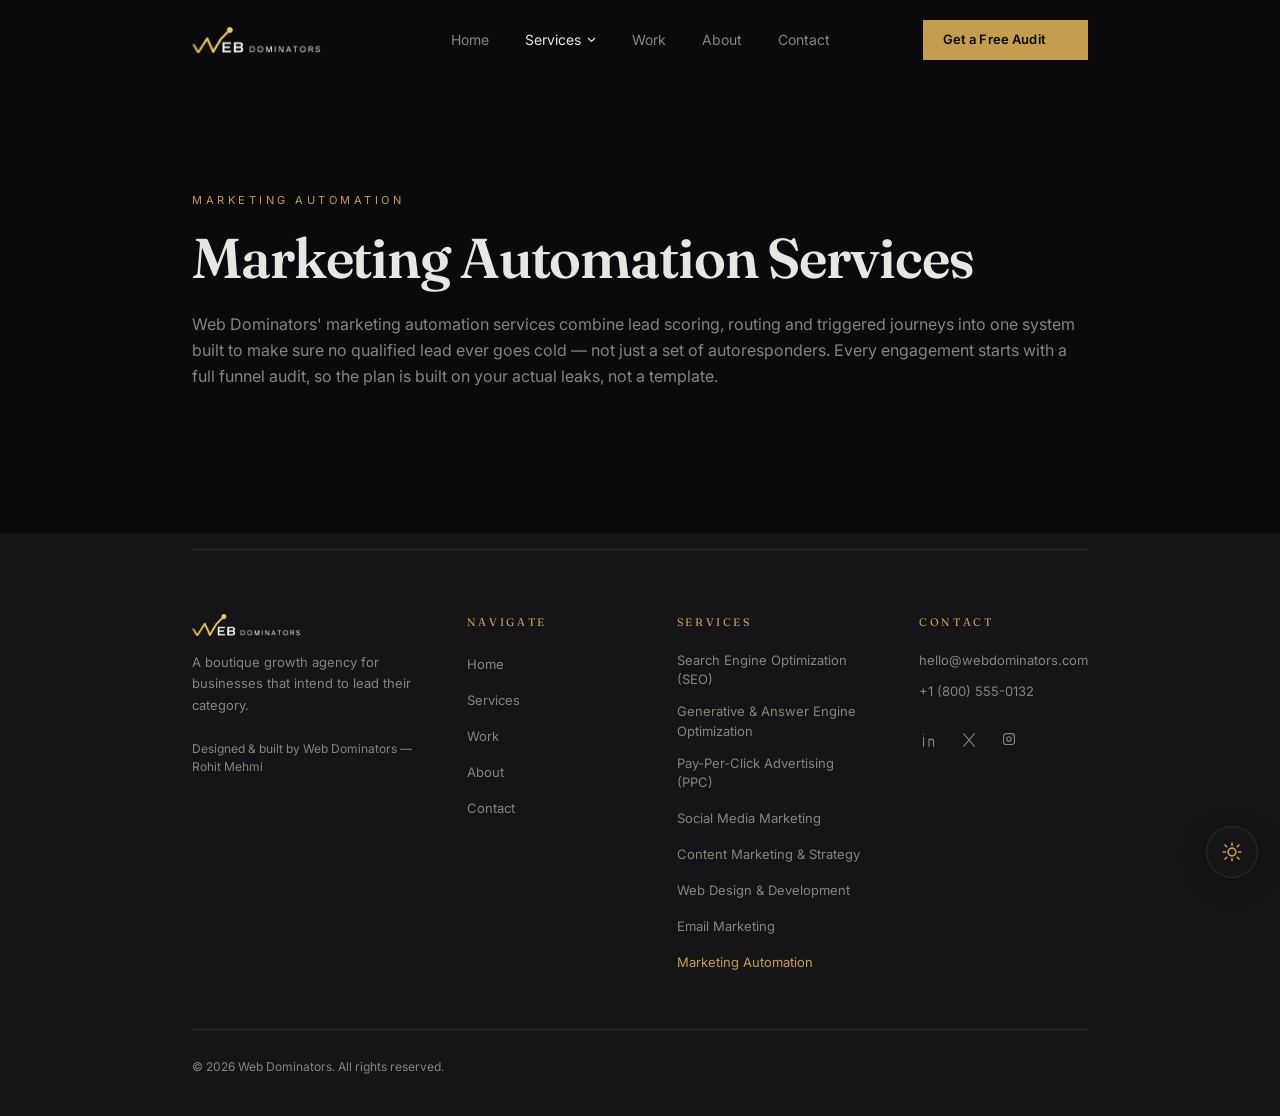
<file: services/marketing-automation.html>
<!DOCTYPE html>
<html lang="en">

<head>
  <meta charset="utf-8">
  <meta name="viewport" content="width=device-width, initial-scale=1">
  <script>
    (function() {
      try {
        var t = localStorage.getItem("wd-theme");
        if (t === "light") {
          document.documentElement.setAttribute("data-theme", "light");
        }
      } catch (e) {}
    })();
  </script>
  <link rel="stylesheet" href="../styles.css">
  <link rel="stylesheet"
    href="https://fonts.googleapis.com/css2?family=Fraunces:opsz,wght@9..144,500;9..144,600;9..144,700&amp;family=Inter:wght@400;500;600&amp;display=swap">
  <title>Marketing Automation Services — Web Dominators</title>
  <meta name="author" content="Web Dominators">
  <meta property="og:type" content="website">
  <meta name="twitter:card" content="summary_large_image">
  <meta name="description" content="Marketing automation built around lead follow-up, not just email triggers — scoring, routing and journeys run as one system by Web Dominators.">
  <meta property="og:title" content="Marketing Automation Services — Web Dominators">
  <meta property="og:description" content="Marketing automation built around lead follow-up, not just email triggers — scoring, routing and journeys run as one system by Web Dominators.">
  <link rel="canonical" href="https://webdominators.com/services/marketing-automation.html">
  <link rel="preconnect" href="https://fonts.googleapis.com">
  <link rel="preconnect" href="https://fonts.gstatic.com" crossorigin="anonymous">
  <link rel="icon" href="../favicon.ico" type="image/x-icon">

  <!-- Structured data: Service + Breadcrumb, for AI Overview / rich-result eligibility -->
  <script type="application/ld+json">
  {
    "@context": "https://schema.org",
    "@type": "Service",
    "serviceType": "Marketing Automation",
    "name": "Marketing Automation Services",
    "description": "Marketing automation built around lead follow-up, not just email triggers — scoring, routing and journeys run as one system by Web Dominators.",
    "provider": {
      "@type": "Organization",
      "name": "Web Dominators",
      "url": "https://webdominators.com",
      "email": "hello@webdominators.com"
    },
    "areaServed": "Worldwide"
  }
  </script>
  <script type="application/ld+json">
  {
    "@context": "https://schema.org",
    "@type": "BreadcrumbList",
    "itemListElement": [
      { "@type": "ListItem", "position": 1, "name": "Home", "item": "https://webdominators.com/" },
      { "@type": "ListItem", "position": 2, "name": "Services", "item": "https://webdominators.com/#services" },
      { "@type": "ListItem", "position": 3, "name": "Marketing Automation Services", "item": "https://webdominators.com/services/marketing-automation.html" }
    ]
  }
  </script>
</head>

<body>
  <div class="min-h-screen bg-background">
    <header id="site-header"
      class="fixed inset-x-0 top-0 z-50 transition-[background-color,border-color,backdrop-filter] duration-700 ease-expo border-b border-border/70 bg-[rgba(10,10,12,0.8)] backdrop-blur-xl">
      <div class="shell">
        <div
          class="shell-inner grid grid-cols-[minmax(0,1fr)_auto] items-center gap-4 py-4 md:grid-cols-[1fr_auto_1fr] md:py-5">
          <div class="enter min-w-0" style="animation-delay:80ms"><a href="../index.html#home"
              class="flex items-center gap-2.5 shrink-0"><img src="../logo.png" alt="Web Dominators" width="119"
                height="26" style="height:26px;width:auto;flex-shrink:0;"></a></div>
          <nav class="hidden items-center gap-9 justify-self-center md:flex"><a href="../index.html#home"
              class="enter link-underline text-sm text-muted-foreground" style="animation-delay:160ms">Home</a>
            <div id="services-dropdown" class="enter relative" style="animation-delay:240ms"><button
                class="link-underline flex items-center gap-1.5 text-sm text-foreground">Services<svg width="9"
                  height="6" viewBox="0 0 9 6" fill="none" aria-hidden="true">
                  <path d="M1 1l3.5 3.5L8 1" stroke="currentColor" stroke-width="1.2"></path>
                </svg></button>
              <div id="services-panel"
                class="absolute left-1/2 top-full w-[560px] -translate-x-1/2 pt-6 transition-all duration-500 ease-expo pointer-events-none translate-y-2 opacity-0">
                <div
                  class="grid grid-cols-2 gap-x-6 gap-y-1 rounded-md border border-border bg-surface/95 p-5 backdrop-blur-xl">
                  <a href="seo.html"
                    class="group rounded-sm px-3 py-2.5 transition-colors duration-500 ease-expo hover:bg-background/60"><span
                      class="block text-[13px] font-medium text-foreground">Search Engine Optimization (SEO)<span
                        class="mt-1 block h-px w-0 bg-accent transition-[width] duration-500 ease-expo group-hover:w-full"></span></span><span
                      class="mt-1 block text-[11.5px] text-muted-foreground">Rank higher, get found first</span></a>
                  <a href="geo.html"
                    class="group rounded-sm px-3 py-2.5 transition-colors duration-500 ease-expo hover:bg-background/60"><span
                      class="block text-[13px] font-medium text-foreground">Generative &amp; Answer Engine (GEO/AEO)<span
                        class="mt-1 block h-px w-0 bg-accent transition-[width] duration-500 ease-expo group-hover:w-full"></span></span><span
                      class="mt-1 block text-[11.5px] text-muted-foreground">Be the answer AI cites</span></a>
                  <a href="ppc.html"
                    class="group rounded-sm px-3 py-2.5 transition-colors duration-500 ease-expo hover:bg-background/60"><span
                      class="block text-[13px] font-medium text-foreground">Pay-Per-Click Advertising (PPC)<span
                        class="mt-1 block h-px w-0 bg-accent transition-[width] duration-500 ease-expo group-hover:w-full"></span></span><span
                      class="mt-1 block text-[11.5px] text-muted-foreground">Spend less, convert more</span></a>
                  <a href="social-media-marketing.html"
                    class="group rounded-sm px-3 py-2.5 transition-colors duration-500 ease-expo hover:bg-background/60"><span
                      class="block text-[13px] font-medium text-foreground">Social Media Marketing<span
                        class="mt-1 block h-px w-0 bg-accent transition-[width] duration-500 ease-expo group-hover:w-full"></span></span><span
                      class="mt-1 block text-[11.5px] text-muted-foreground">Attention that converts</span></a>
                  <a href="content-marketing.html"
                    class="group rounded-sm px-3 py-2.5 transition-colors duration-500 ease-expo hover:bg-background/60"><span
                      class="block text-[13px] font-medium text-foreground">Content Marketing &amp; Strategy<span
                        class="mt-1 block h-px w-0 bg-accent transition-[width] duration-500 ease-expo group-hover:w-full"></span></span><span
                      class="mt-1 block text-[11.5px] text-muted-foreground">Say something worth ranking</span></a>
                  <a href="web-design.html"
                    class="group rounded-sm px-3 py-2.5 transition-colors duration-500 ease-expo hover:bg-background/60"><span
                      class="block text-[13px] font-medium text-foreground">Web Design &amp; Development<span
                        class="mt-1 block h-px w-0 bg-accent transition-[width] duration-500 ease-expo group-hover:w-full"></span></span><span
                      class="mt-1 block text-[11.5px] text-muted-foreground">Fast, sharp, built to sell</span></a>
                  <a href="email-marketing.html"
                    class="group rounded-sm px-3 py-2.5 transition-colors duration-500 ease-expo hover:bg-background/60"><span
                      class="block text-[13px] font-medium text-foreground">Email Marketing<span
                        class="mt-1 block h-px w-0 bg-accent transition-[width] duration-500 ease-expo group-hover:w-full"></span></span><span
                      class="mt-1 block text-[11.5px] text-muted-foreground">Own the channel you rent least</span></a>
                  <a href="marketing-automation.html"
                    class="group rounded-sm px-3 py-2.5 transition-colors duration-500 ease-expo hover:bg-background/60"><span
                      class="block text-[13px] font-medium text-accent">Marketing Automation<span
                        class="mt-1 block h-px w-full bg-accent"></span></span><span
                      class="mt-1 block text-[11.5px] text-muted-foreground">Let the system do the follow-up</span></a>
                </div>
              </div>
            </div><a href="../index.html#work" class="enter link-underline text-sm text-muted-foreground"
              style="animation-delay:320ms">Work</a><a href="../index.html#process"
              class="enter link-underline text-sm text-muted-foreground" style="animation-delay:400ms">About</a><a
              href="../index.html#contact" class="enter link-underline text-sm text-muted-foreground"
              style="animation-delay:480ms">Contact</a>
          </nav>
          <div class="hidden justify-self-end md:block"><a href="../index.html#contact"
              class="enter btn-gold btn-audit inline-flex rounded-sm px-5 py-2.5 text-[13px]" style="animation-delay:560ms">Get a
              Free Audit <span class="rank-badge" aria-hidden="true"><span class="rank-hash">#</span><span class="rank-slot"><span class="rank-strip"><span>9</span><span>8</span><span>7</span><span>6</span><span>5</span><span>4</span><span>3</span><span>2</span><span>1</span></span></span></span></a></div><button id="mobile-menu-btn" aria-label="Menu"
            class="justify-self-end md:hidden"><span class="block h-px w-6 bg-foreground"></span><span
              class="mt-1.5 block h-px w-6 bg-foreground"></span></button>
        </div>
      </div>
    </header>
    <div id="mobile-overlay"
      class="fixed inset-0 z-50 bg-background transition-transform duration-700 ease-expo md:hidden -translate-y-full">
      <div class="flex h-full flex-col px-6 py-5">
        <div class="flex items-center justify-between"><a href="../index.html#home"
            class="flex items-center gap-2.5 shrink-0"><img src="../logo.png" alt="Web Dominators" width="119"
              height="26" style="height:26px;width:auto;flex-shrink:0;"></a><button id="mobile-close-btn"
            aria-label="Close menu" class="p-2"><svg width="18" height="18" viewBox="0 0 18 18" aria-hidden="true">
              <path d="M1 1l16 16M17 1L1 17" stroke="var(--foreground)" stroke-width="1.2"></path>
            </svg></button></div>
        <div class="mt-14 flex flex-col items-center gap-7 overflow-y-auto text-center"><a href="../index.html#home"
            class="font-display text-2xl">Home</a>
          <div class="w-full"><button id="mobile-acc-btn"
              class="mx-auto flex items-center gap-2 font-display text-2xl">Services<span id="mobile-acc-icon"
                class="text-accent transition-transform duration-500 ease-expo ">+</span></button>
            <div id="mobile-acc-panel" class="grid transition-[grid-template-rows,opacity] duration-500 ease-expo"
              style="grid-template-rows:0fr;opacity:0">
              <div class="overflow-hidden">
                <div class="flex flex-col gap-3 pt-5"><a href="seo.html" class="text-sm text-muted-foreground">Search Engine Optimization (SEO)</a><a href="geo.html" class="text-sm text-muted-foreground">Generative &amp; Answer Engine Optimization</a><a href="ppc.html" class="text-sm text-muted-foreground">Pay-Per-Click Advertising (PPC)</a><a href="social-media-marketing.html" class="text-sm text-muted-foreground">Social Media Marketing</a><a href="content-marketing.html" class="text-sm text-muted-foreground">Content Marketing &amp; Strategy</a><a href="web-design.html" class="text-sm text-muted-foreground">Web Design &amp; Development</a><a href="email-marketing.html" class="text-sm text-muted-foreground">Email Marketing</a><a href="marketing-automation.html" class="text-sm text-accent">Marketing Automation</a></div>
              </div>
            </div>
          </div><a href="../index.html#work" class="font-display text-2xl">Work</a><a href="../index.html#process"
            class="font-display text-2xl">About</a><a href="../index.html#contact" class="font-display text-2xl">Contact</a><a
            href="../index.html#contact" class="btn-gold btn-audit mt-4 rounded-sm px-6 py-3 text-sm">Get a Free Audit <span class="rank-badge" aria-hidden="true"><span class="rank-hash">#</span><span class="rank-slot"><span class="rank-strip"><span>9</span><span>8</span><span>7</span><span>6</span><span>5</span><span>4</span><span>3</span><span>2</span><span>1</span></span></span></span></a>
        </div>
      </div>
    </div>

    <main>

      <!-- ============ HERO ============ -->
      <section class="relative overflow-hidden pb-24 pt-36 lg:pb-36 lg:pt-48">
        <div class="shell">
          <div class="shell-inner">
            <div class="min-w-0 max-w-3xl">
              <p class="enter text-[11px] uppercase tracking-[0.32em] text-accent" style="animation-delay:120ms">
                Marketing Automation</p>
              <h1 class="enter mt-5 font-display text-[40px] font-semibold leading-[1.05] tracking-[-0.02em] sm:text-[56px]"
                style="animation-delay:200ms">Marketing Automation Services</h1>
              <p class="enter mt-6 max-w-[70ch] text-[16px] leading-relaxed text-muted-foreground"
                style="animation-delay:280ms">Web Dominators' marketing automation services combine lead scoring, routing and triggered journeys into one system built to make sure no qualified lead ever goes cold — not just a set of autoresponders. Every engagement starts with a full funnel audit, so the plan is built on your actual leaks, not a template.</p>
            </div>
          </div>
        </div>
      </section>

    </main>

    <footer class="bg-surface pb-10 pt-4">
      <div class="shell">
        <div class="shell-inner">
          <div class="grid gap-12 border-t border-border pt-16 md:grid-cols-2 lg:grid-cols-[1.4fr_1fr_1.2fr_1fr]">
            <div>
              <div class="flex items-center gap-2.5"><img src="../logo.png" alt="Web Dominators" width="101" height="22"
                  style="height:22px;width:auto;flex-shrink:0;"></div>
              <p class="mt-4 max-w-[34ch] text-[13px] leading-relaxed text-muted-foreground">A boutique growth agency
                for businesses that intend to lead their category.</p>
              <p class="mt-6 text-[12px] text-muted-foreground">Designed &amp; built by Web Dominators — Rohit Mehmi</p>
            </div>
            <div>
              <h3 class="text-[11px] uppercase tracking-[0.24em] text-accent">Navigate</h3>
              <ul class="mt-5 space-y-3">
                <li><a href="../index.html#home" class="link-underline text-[13px] text-muted-foreground">Home</a></li>
                <li><a href="../index.html#services" class="link-underline text-[13px] text-muted-foreground">Services</a></li>
                <li><a href="../index.html#work" class="link-underline text-[13px] text-muted-foreground">Work</a></li>
                <li><a href="../index.html#process" class="link-underline text-[13px] text-muted-foreground">About</a></li>
                <li><a href="../index.html#contact" class="link-underline text-[13px] text-muted-foreground">Contact</a></li>
              </ul>
            </div>
            <div>
              <h3 class="text-[11px] uppercase tracking-[0.24em] text-accent">Services</h3>
              <ul class="mt-5 space-y-3">
                <li><a href="seo.html" class="link-underline text-[13px] text-muted-foreground">Search Engine Optimization (SEO)</a></li>
                <li><a href="geo.html" class="link-underline text-[13px] text-muted-foreground">Generative &amp; Answer Engine Optimization</a></li>
                <li><a href="ppc.html" class="link-underline text-[13px] text-muted-foreground">Pay-Per-Click Advertising (PPC)</a></li>
                <li><a href="social-media-marketing.html" class="link-underline text-[13px] text-muted-foreground">Social Media Marketing</a></li>
                <li><a href="content-marketing.html" class="link-underline text-[13px] text-muted-foreground">Content Marketing &amp; Strategy</a></li>
                <li><a href="web-design.html" class="link-underline text-[13px] text-muted-foreground">Web Design &amp; Development</a></li>
                <li><a href="email-marketing.html" class="link-underline text-[13px] text-muted-foreground">Email Marketing</a></li>
                <li><a href="marketing-automation.html" class="link-underline text-[13px] text-accent">Marketing Automation</a></li>
              </ul>
            </div>
            <div>
              <h3 class="text-[11px] uppercase tracking-[0.24em] text-accent">Contact</h3>
              <ul class="mt-5 space-y-3 text-[13px] text-muted-foreground">
                <li><a href="mailto:hello@webdominators.com" class="link-underline">hello@webdominators.com</a></li>
                <li><a href="tel:+18005550132" class="link-underline">+1 (800) 555-0132</a></li>
              </ul>
              <div class="mt-7 flex gap-5"><a href="../index.html#contact" aria-label="LinkedIn"
                  class="text-muted-foreground transition-colors duration-500 ease-expo hover:text-accent"><svg
                    width="20" height="20" viewBox="0 0 20 22" fill="none" stroke="currentColor" stroke-width="1.2"
                    stroke-linecap="round" stroke-linejoin="round">
                    <path d="M4 8v10M4 4.5v.01M10 18v-5.5a2.5 2.5 0 015 0V18M10 18v-8"></path>
                  </svg></a><a href="../index.html#contact" aria-label="X"
                  class="text-muted-foreground transition-colors duration-500 ease-expo hover:text-accent"><svg
                    width="20" height="20" viewBox="0 0 20 22" fill="none" stroke="currentColor" stroke-width="1.2"
                    stroke-linecap="round" stroke-linejoin="round">
                    <path d="M4 4l12 14M16 4L4 18"></path>
                  </svg></a><a href="../index.html#contact" aria-label="Instagram"
                  class="text-muted-foreground transition-colors duration-500 ease-expo hover:text-accent"><svg
                    width="20" height="20" viewBox="0 0 20 22" fill="none" stroke="currentColor" stroke-width="1.2"
                    stroke-linecap="round" stroke-linejoin="round">
                    <path
                      d="M4 7a3 3 0 013-3h6a3 3 0 013 3v6a3 3 0 01-3 3H7a3 3 0 01-3-3zM10 7.5a2.5 2.5 0 100 5 2.5 2.5 0 000-5M14 6.4v.01">
                    </path>
                  </svg></a></div>
            </div>
          </div>
          <div class="mt-14 border-t border-border pt-7">
            <p class="text-[12px] text-muted-foreground">© 2026 Web Dominators. All rights reserved.</p>
          </div>
        </div>
      </div>
    </footer>
  </div><button id="theme-toggle" class="theme-toggle" aria-label="Toggle light and dark mode" type="button"><svg
      class="theme-toggle-icon theme-toggle-sun" viewBox="0 0 24 24" fill="none" stroke="currentColor"
      stroke-width="1.8" stroke-linecap="round" stroke-linejoin="round" aria-hidden="true">
      <circle cx="12" cy="12" r="4.2"></circle>
      <path
        d="M12 2.5v2.4M12 19.1v2.4M4.4 4.4l1.7 1.7M17.9 17.9l1.7 1.7M2.5 12h2.4M19.1 12h2.4M4.4 19.6l1.7-1.7M17.9 6.1l1.7-1.7">
      </path>
    </svg><svg class="theme-toggle-icon theme-toggle-moon" viewBox="0 0 24 24" fill="none" stroke="currentColor"
      stroke-width="1.8" stroke-linecap="round" stroke-linejoin="round" aria-hidden="true">
      <path d="M20 14.5A8.5 8.5 0 1 1 9.5 4a6.8 6.8 0 0 0 10.5 10.5z"></path>
    </svg></button>
  <script src="../script.js"></script>
</body>

</html>
</file>
<file: offline.css>
/* ==========================================================================
   offline.css — styling for offline.html only. No external font imports,
   no CDN references — everything here is resolvable with zero network.
   ========================================================================== */

:root {
  --offline-bg: #0e0e12;
  --offline-surface: #17171d;
  --offline-fg: #e8e8ec;
  --offline-fg-muted: #9a9aa5;
  --offline-accent: #e8b94a;
  --offline-border: #2a2a33;
}

* {
  box-sizing: border-box;
}

html,
body {
  margin: 0;
  padding: 0;
}

body {
  min-height: 100vh;
  display: flex;
  align-items: center;
  justify-content: center;
  background: var(--offline-bg);
  color: var(--offline-fg);
  font-family: -apple-system, BlinkMacSystemFont, "Segoe UI", Roboto, Helvetica, Arial, sans-serif;
  padding: 24px;
}

.offline-wrap {
  width: 100%;
  max-width: 760px;
  text-align: center;
}

.offline-badge {
  display: inline-flex;
  align-items: center;
  gap: 8px;
  font-size: 12px;
  letter-spacing: 0.08em;
  text-transform: uppercase;
  color: var(--offline-fg-muted);
  border: 1px solid var(--offline-border);
  border-radius: 999px;
  padding: 6px 14px;
}

.offline-badge__dot {
  width: 7px;
  height: 7px;
  border-radius: 50%;
  background: var(--offline-accent);
}

.offline-title {
  margin: 20px 0 8px;
  font-size: clamp(24px, 4vw, 32px);
  font-weight: 700;
  line-height: 1.2;
}

.offline-subtitle {
  margin: 0 auto;
  max-width: 46ch;
  color: var(--offline-fg-muted);
  font-size: 15px;
  line-height: 1.6;
}

.offline-actions {
  margin-top: 22px;
  display: flex;
  gap: 12px;
  justify-content: center;
  flex-wrap: wrap;
}

.offline-btn {
  appearance: none;
  border: 1px solid var(--offline-border);
  background: var(--offline-surface);
  color: var(--offline-fg);
  font: inherit;
  font-size: 14px;
  font-weight: 600;
  padding: 10px 18px;
  border-radius: 8px;
  cursor: pointer;
}

.offline-btn:hover {
  border-color: var(--offline-accent);
}

.offline-btn--primary {
  background: var(--offline-accent);
  border-color: var(--offline-accent);
  color: #16130a;
}

.offline-game-card {
  margin-top: 32px;
  border: 1px solid var(--offline-border);
  background: var(--offline-surface);
  border-radius: 14px;
  padding: 16px;
}

.offline-game-hint {
  margin: 0 0 12px;
  font-size: 13px;
  color: var(--offline-fg-muted);
}

#signal-runner {
  display: block;
  width: 100%;
  height: auto;
  border-radius: 8px;
  touch-action: manipulation;
  cursor: pointer;
}

.offline-footnote {
  margin-top: 18px;
  font-size: 12px;
  color: var(--offline-fg-muted);
}
</file>
